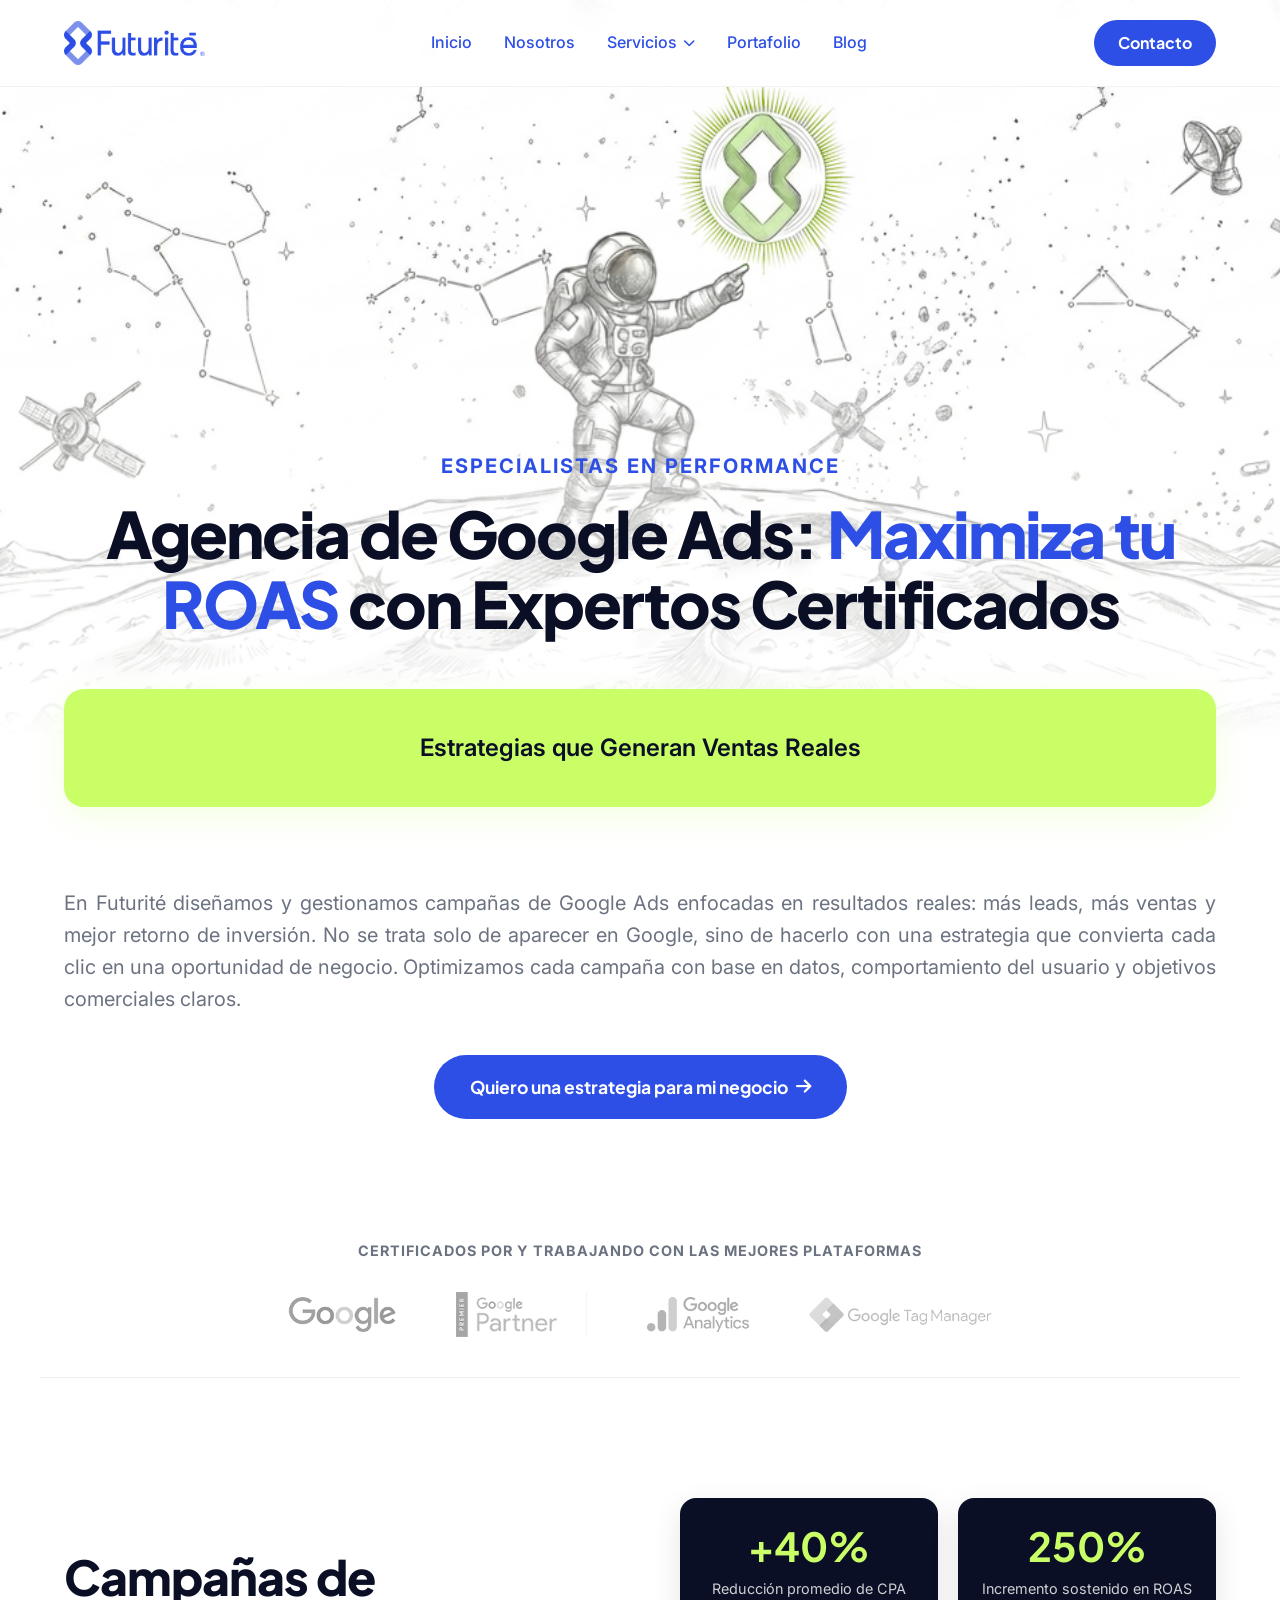
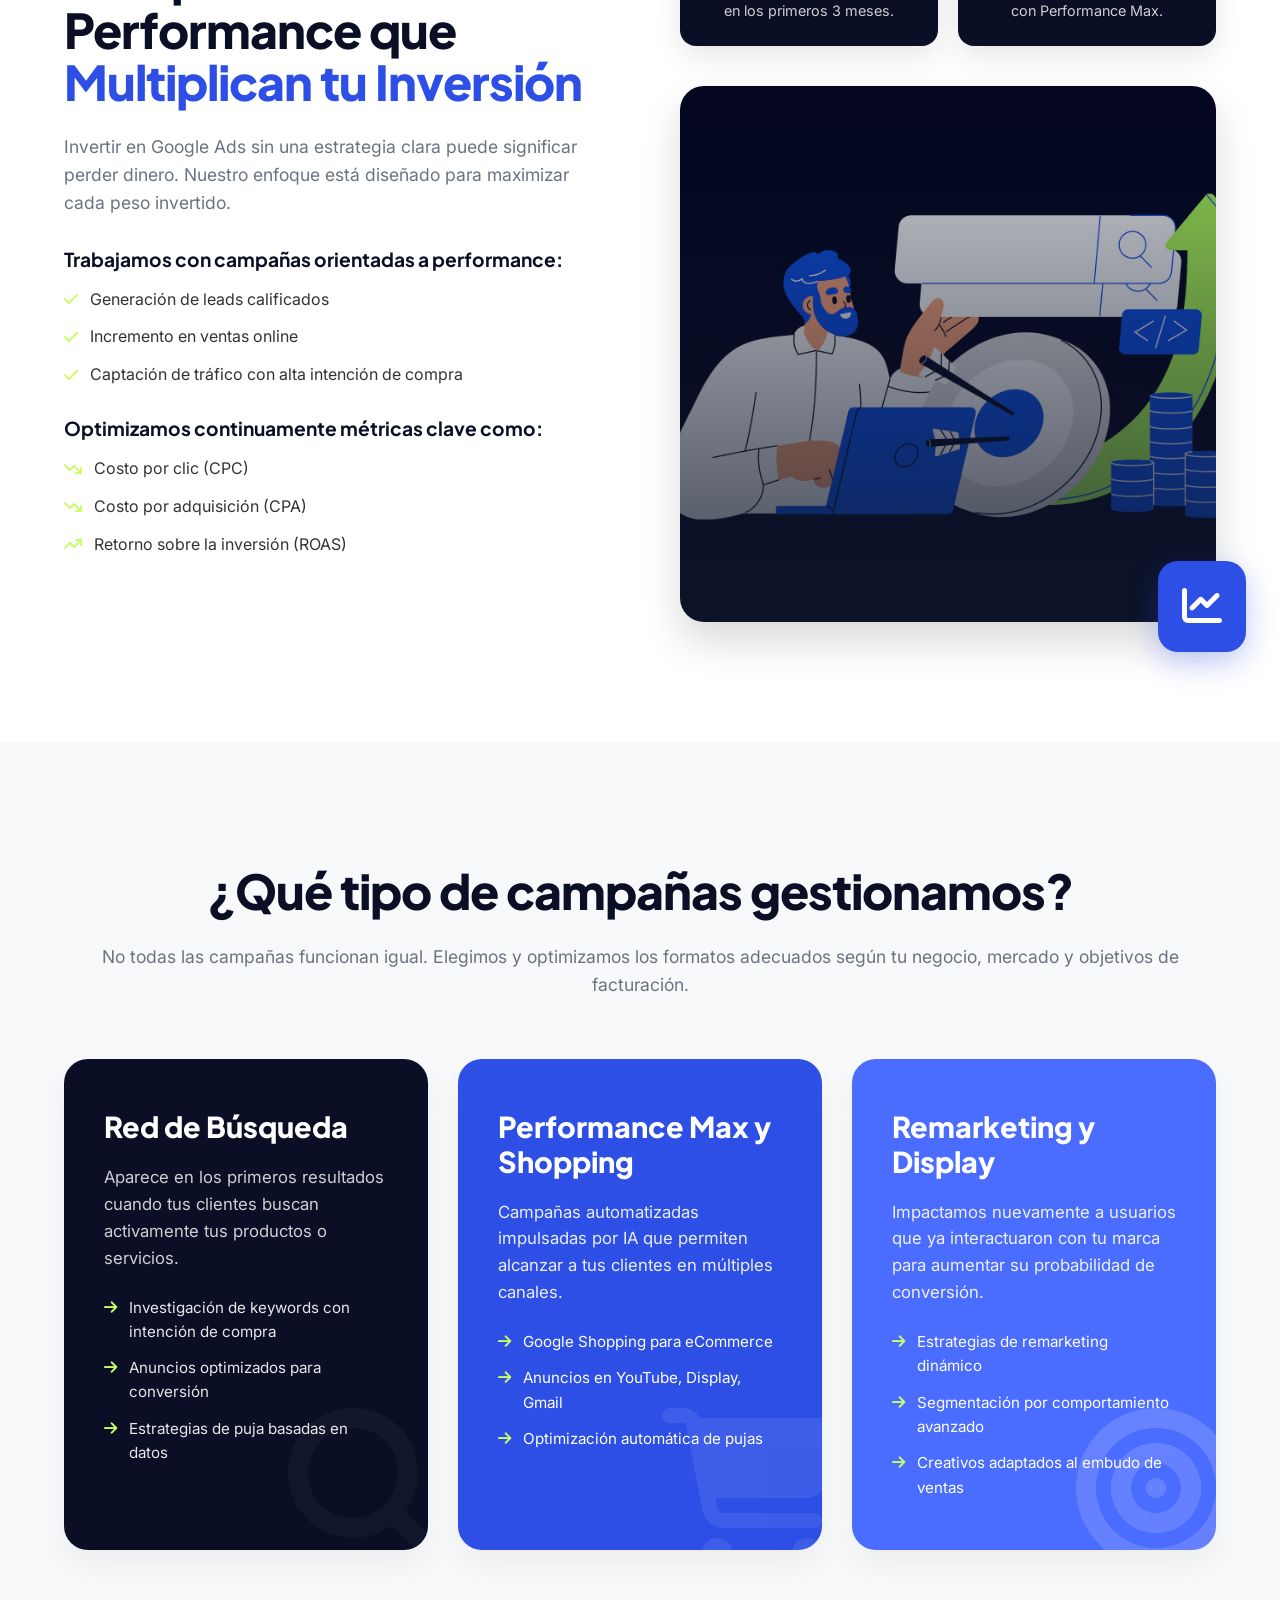
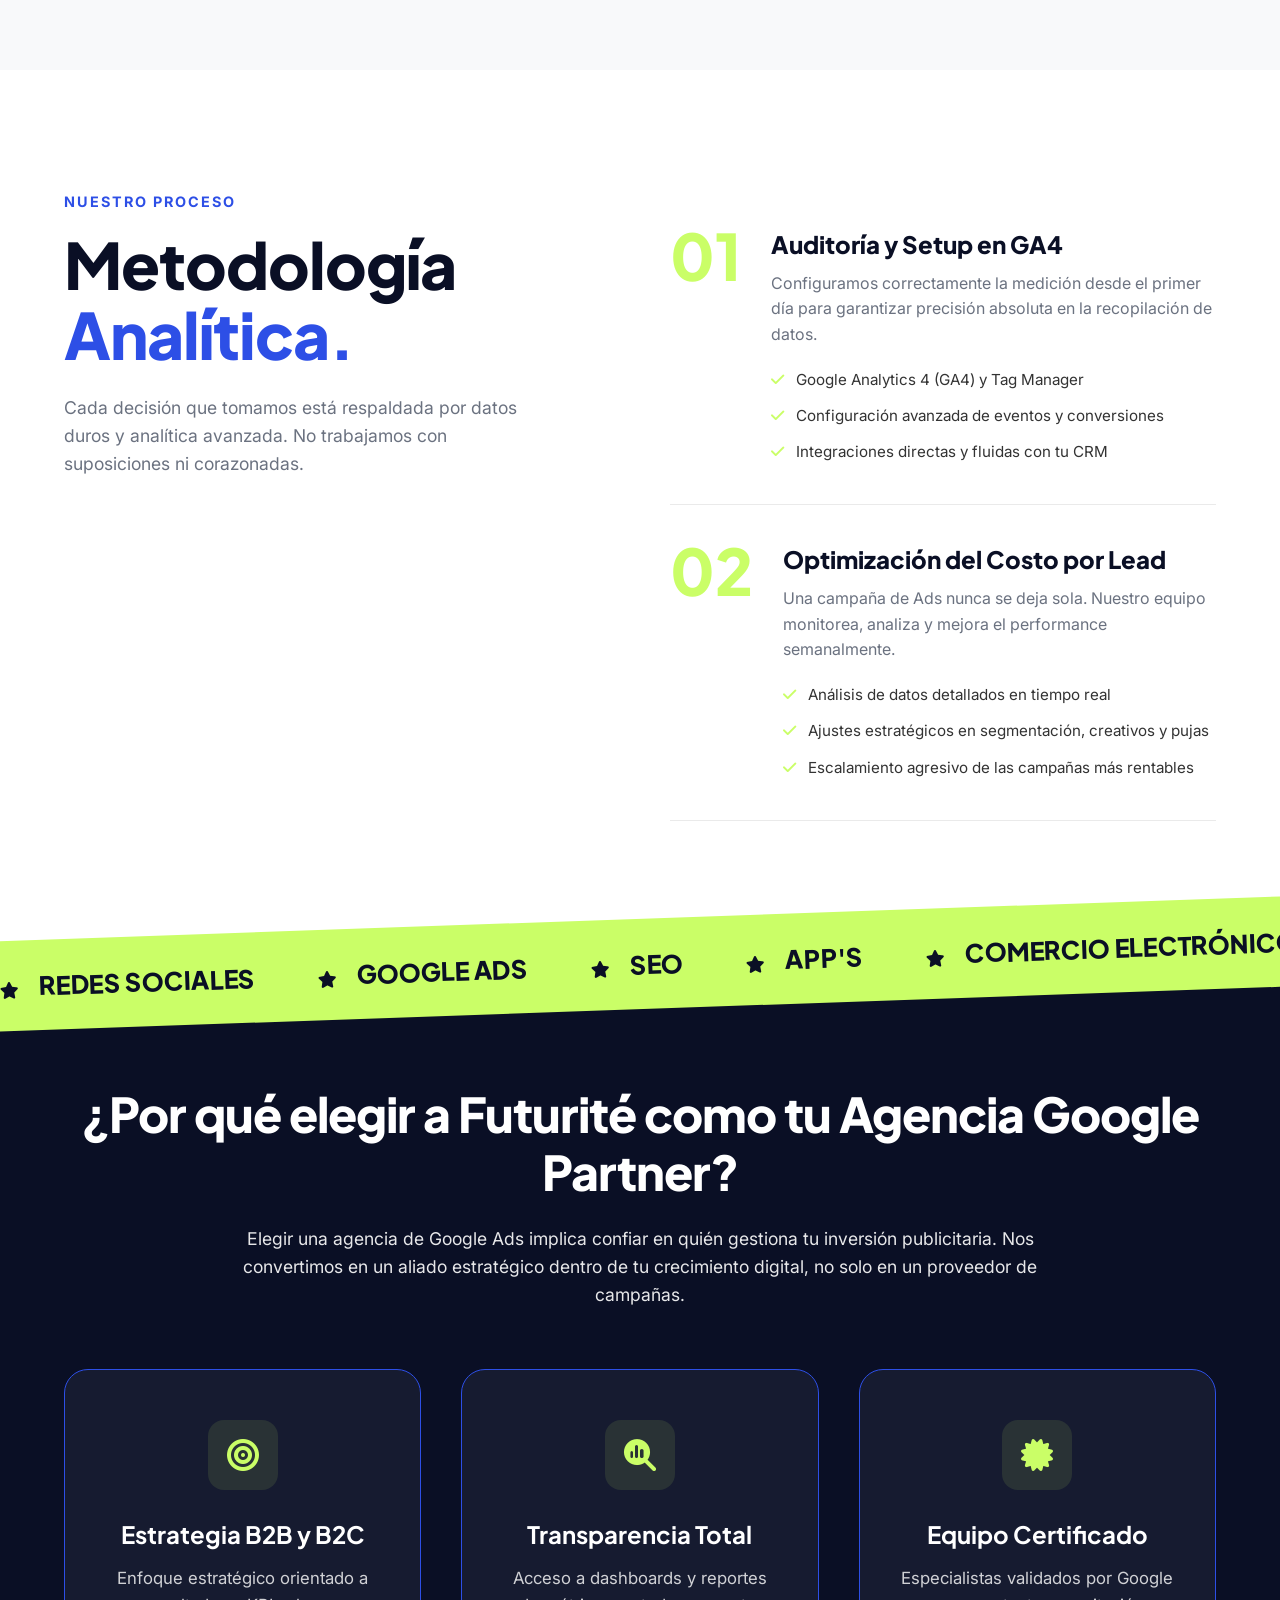
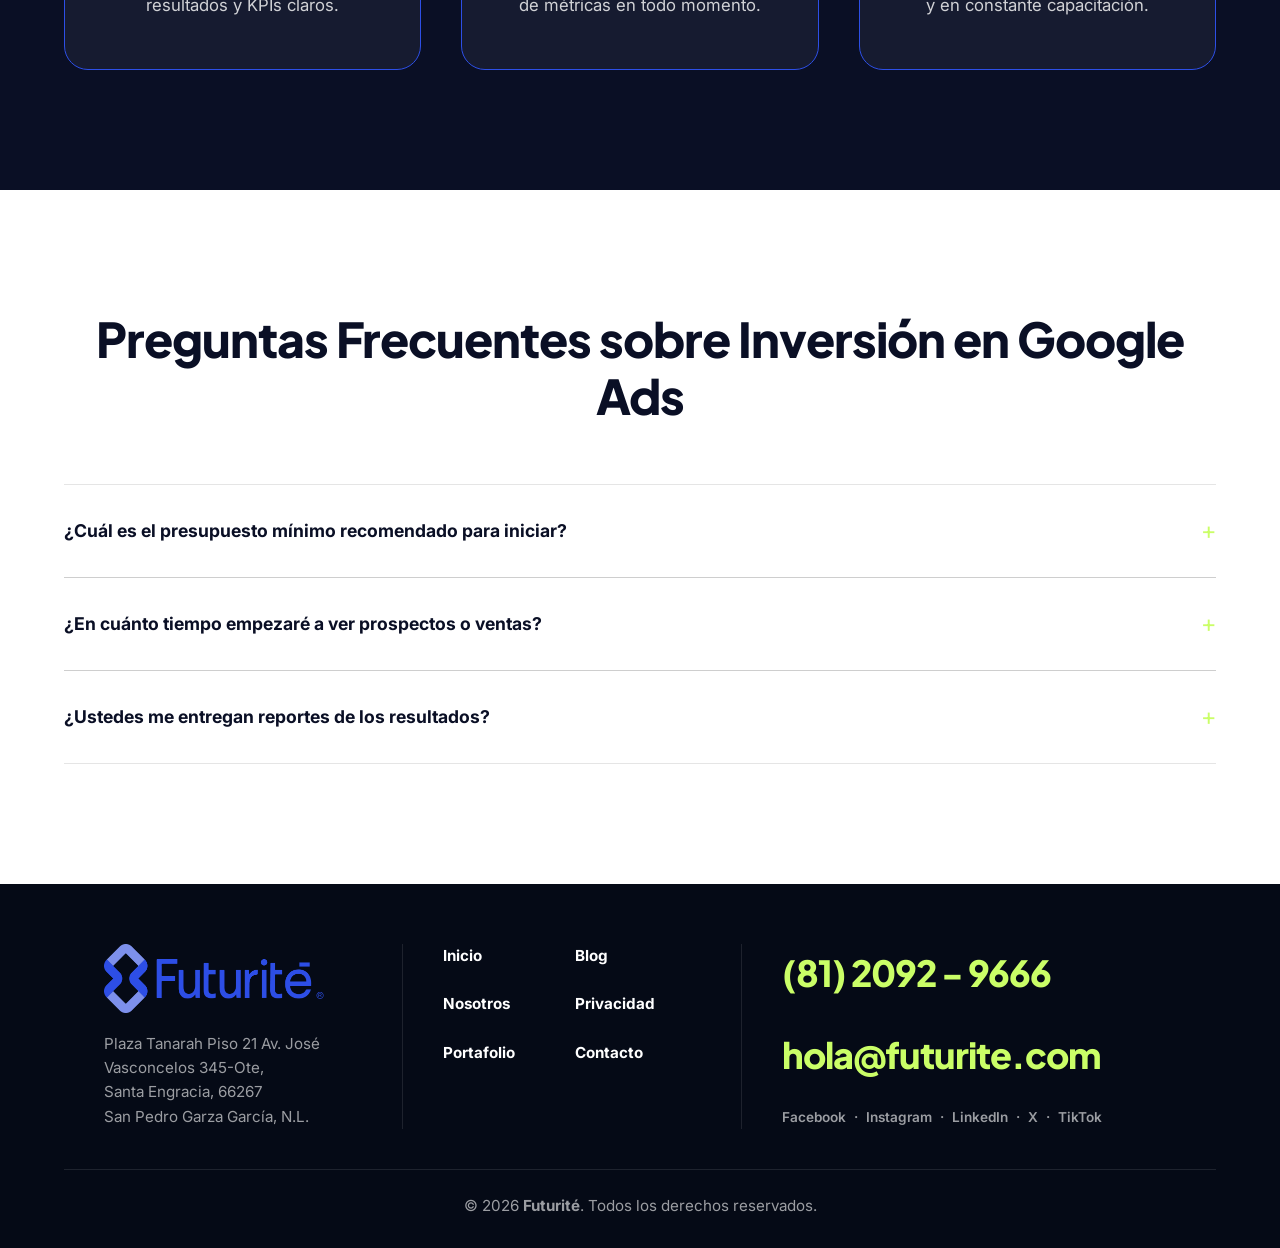
<file: agencia-de-google-ads.html>
<!DOCTYPE html>
<html lang="es">

<head>
    <meta charset="UTF-8">
    <meta name="viewport" content="width=device-width, initial-scale=1.0">
    <title>Agencia de Google Ads en Monterrey | Futurité</title>
    <meta name="description"
        content="Agencia de Google Ads en Monterrey: Maximiza tu ROAS con Expertos Certificados. Generamos más leads, ventas y mejor retorno de inversión.">

    <!-- Schema Markup JSON-LD -->
    <script type="application/ld+json">
    {
      "@context": "https://schema.org",
      "@type": "LocalBusiness",
      "name": "Futurité",
      "image": "https://futurite.com/assets/logo_futurite_ch.png",
      "url": "https://futurite.com",
      "telephone": "8120929666",
      "address": {
        "@type": "PostalAddress",
        "streetAddress": "Plaza Tanarah Piso 21 Av. José Vasconcelos 345-Ote",
        "addressLocality": "San Pedro Garza García",
        "addressRegion": "N.L.",
        "postalCode": "66267",
        "addressCountry": "MX"
      },
      "foundingDate": "2009",
      "founders": [
        {
          "@type": "Person",
          "name": "Equipo Directivo Futurité"
        }
      ],
      "sameAs": [
        "https://www.facebook.com/futurite",
        "https://www.instagram.com/futurite",
        "https://www.linkedin.com/company/futurite"
      ]
    }
    </script>

    <script type="application/ld+json">
    {
      "@context": "https://schema.org",
      "@type": "FAQPage",
      "mainEntity": [{
        "@type": "Question",
        "name": "¿Qué servicios de marketing digital ofrece Futurité?",
        "acceptedAnswer": {
          "@type": "Answer",
          "text": "Ofrecemos una integración completa que incluye Posicionamiento SEO (GEO), campañas de Google Ads, gestión de Redes Sociales, Marketing Médico y Desarrollo de Aplicaciones (TI)."
        }
      },{
        "@type": "Question",
        "name": "¿En qué industrias tienen mayor experiencia?",
        "acceptedAnswer": {
          "@type": "Answer",
          "text": "Tenemos más de 16 años de experiencia trabajando con más de 40 giros de negocio, destacando en Salud (Marketing Médico), Retail, B2B Industrial, Finanzas y Tecnología."
        }
      },{
        "@type": "Question",
        "name": "¿Cómo se diferencia Futurité de otras agencias en Monterrey?",
        "acceptedAnswer": {
          "@type": "Answer",
          "text": "Nuestra principal diferencia es la sinergia nativa entre estrategias de marketing creativas y un departamento de desarrollo tecnológico (TI) propio, lo que nos permite escalar negocios apoyados en Inteligencia Artificial y datos exactos."
        }
      }]
    }
    </script>

    <link rel="preconnect" href="https://fonts.googleapis.com">
    <link rel="preconnect" href="https://fonts.gstatic.com" crossorigin>
    <link
        href="https://fonts.googleapis.com/css2?family=Inter:wght@400;500;600&family=Plus+Jakarta+Sans:wght@500;600;700;800&display=swap"
        rel="stylesheet">
    <link rel="stylesheet" href="https://cdnjs.cloudflare.com/ajax/libs/font-awesome/6.4.0/css/all.min.css">
    <link rel="stylesheet" href="style.css">
    <link rel="icon" type="image/png" href="./assets/favicon.png">
</head>

<body style="background: url('./assets/bg_nosotros.jpg') center -70px/cover fixed no-repeat;">

    <!-- Header Navigation (Minimal) -->
    <header class="navbar" style="background: rgba(255, 255, 255, 0.95);">
        <div class="container nav-container">
            <div class="logo">
                <a href="index.html">
                    <img src="./assets/logo_futurite_ch.png" alt="Futurité" class="nav-logo-img">
                </a>
            </div>
            <nav class="nav-links">
                <a href="index.html#home">Inicio</a>
                <a href="nosotros.html">Nosotros</a>
                <div class="nav-dropdown">
                    <a href="index.html#servicios" class="dropdown-toggle"
                        style="display:flex; align-items:center; gap:6px;">Servicios <i class="fa-solid fa-chevron-down"
                            style="font-size: 0.75rem;"></i></a>
                    <ul class="dropdown-menu">
                        <li><a href="agencia-de-redes-sociales.html">Redes Sociales</a></li>
                        <li><a href="agencia-de-google-ads.html">Google Ads</a></li>
                        <li><a href="agencia-seo.html">SEO</a></li>
                        <li><a href="desarrollo-aplicaciones-moviles.html">APP'S</a></li>
                        <li><a href="comercio-electronico.html">Comercio Electrónico</a></li>
                        <li><a href="marketing-medico.html">Marketing médico</a></li>
                    </ul>
                </div>
                <a href="portafolio.html">Portafolio</a>
                <a href="https://futurite.com/blog-marketing-digital/" target="_blank"
                    rel="noopener noreferrer">Blog</a>
                <!-- Mobile ONLY Button -->
                <a href="contacto.html" class="btn btn-primary nav-btn-mobile">Contacto</a>
            </nav>
            <a href="contacto.html" class="btn btn-primary nav-btn">Contacto</a>
            <!-- Hamburger Toggle -->
            <button class="mobile-menu-btn" aria-label="Abrir Menú"><i class="fa-solid fa-bars"></i></button>
        </div>
    </header>

    <!-- H1 Header Section -->
    <section class="nosotros-header"
        style="position: relative; padding: 450px 0 100px; text-align: center; background: linear-gradient(to bottom, rgba(255, 255, 255, 0) 0%, rgba(255, 255, 255, 1) 100%); color: var(--clr-base); overflow: hidden;">
        <div class="container" style="position: relative; z-index: 2;">
            <span
                style="display: block; font-size: 1.25rem; color: var(--clr-primary); font-weight: 700; letter-spacing: 2px; text-transform: uppercase; margin-bottom: 16px;">Especialistas
                en Performance</span>
            <h1
                style="font-size: clamp(3rem, 5vw, 4rem); font-family: var(--font-heading); font-weight: 800; letter-spacing: -2px; margin-bottom: 0; line-height: 1.1; color: var(--clr-contrast);">
                Agencia de Google Ads: <span style="color: var(--clr-primary);">Maximiza tu ROAS</span> con Expertos
                Certificados</h1>
        </div>
    </section>

    <!-- Main Content Wrapper (White Background) -->
    <main
        style="background-color: var(--clr-base); border-radius: 0; padding: 60px 0 0; position: relative; z-index: 10;">

        <!-- Green Banner Container -->
        <div class="container" style="margin-top: -110px; margin-bottom: 80px; position: relative; z-index: 10;">
            <div
                style="background-color: var(--clr-accent); color: var(--clr-contrast); padding: 40px; border-radius: 20px; text-align: center; box-shadow: 0 10px 30px rgba(202, 254, 103, 0.2);">
                <p style="font-size: 1.5rem; font-weight: 600; margin: 0;">Estrategias que Generan Ventas Reales</p>
            </div>
        </div>

        <!-- Intro Section -->
        <section class="container" style="margin-top: 40px; margin-bottom: 80px; text-align: center;">
            <p
                style="font-size: 1.25rem; color: var(--clr-muted); line-height: 1.6; margin: 0 auto 40px; text-align: justify;">
                En Futurité diseñamos y gestionamos campañas de Google Ads enfocadas en resultados reales: más
                leads, más ventas y mejor retorno de inversión. No se trata solo de aparecer en Google, sino de
                hacerlo con una estrategia que convierta cada clic en una oportunidad de negocio. Optimizamos cada
                campaña con base en datos, comportamiento del usuario y objetivos comerciales claros.
            </p>
            <a href="#contacto" class="btn btn-primary" style="padding: 18px 36px; font-size: 1.1rem;">
                Quiero una estrategia para mi negocio <i class="fa-solid fa-arrow-right" style="margin-left: 8px;"></i>
            </a>
            </div>
        </section>

        <!-- Trust Badges (Logos) -->
        <section style="padding-top: 40px;">
            <div class="container" style="padding-bottom: 40px; border-bottom: 1px solid #f0f0f0;">
                <p
                    style="text-align: center; font-size: 0.9rem; font-weight: 700; color: var(--clr-muted); margin-bottom: 30px; letter-spacing: 1px; text-transform: uppercase;">
                    Certificados por y trabajando con las mejores plataformas</p>
                <div
                    style="display: flex; justify-content: center; align-items: center; gap: 60px; flex-wrap: wrap; opacity: 0.6; filter: grayscale(100%); transition: var(--transition-fast);">
                    <img src="./assets/google_logo.png" alt="Google" style="height: 35px; object-fit: contain;">
                    <img src="./assets/google_partner.png" alt="Google Partner Premier"
                        style="height: 45px; object-fit: contain;">
                    <img src="./assets/google_analytics.png" alt="Google Analytics 4"
                        style="height: 35px; object-fit: contain;">
                    <img src="./assets/google_tagmanager.png" alt="Google Tag Manager"
                        style="height: 35px; object-fit: contain;">
                </div>
            </div>
        </section>

        <!-- Campañas de Performance -->
        <section style="padding: 120px 0;">
            <div class="container">
                <div style="display: grid; grid-template-columns: 1fr 1fr; gap: 80px; align-items: center;">
                    <div>
                        <h2
                            style="font-family: var(--font-heading); font-weight: 800; color: var(--clr-contrast); margin-bottom: 24px; line-height: 1.1;">
                            Campañas de Performance que <span style="color: var(--clr-primary);">Multiplican tu
                                Inversión</span></h2>
                        <p style="font-size: 1.1rem; color: var(--clr-muted); margin-bottom: 30px; line-height: 1.6;">
                            Invertir en Google Ads sin una estrategia clara puede significar perder dinero. Nuestro
                            enfoque está diseñado para maximizar cada peso invertido.</p>

                        <h4
                            style="font-size: 1.2rem; font-weight: 700; color: var(--clr-contrast); margin-bottom: 16px;">
                            Trabajamos con campañas orientadas a performance:</h4>
                        <ul style="list-style: none; padding: 0; margin-bottom: 30px; color: var(--clr-text);">
                            <li style="margin-bottom: 12px; display: flex; align-items: center; gap: 12px;"><i
                                    class="fa-solid fa-check" style="color: var(--clr-accent);"></i><span>Generación de
                                    leads calificados</span></li>
                            <li style="margin-bottom: 12px; display: flex; align-items: center; gap: 12px;"><i
                                    class="fa-solid fa-check" style="color: var(--clr-accent);"></i><span>Incremento en
                                    ventas online</span></li>
                            <li style="margin-bottom: 12px; display: flex; align-items: center; gap: 12px;"><i
                                    class="fa-solid fa-check" style="color: var(--clr-accent);"></i><span>Captación de
                                    tráfico con alta intención de compra</span></li>
                        </ul>

                        <h4
                            style="font-size: 1.2rem; font-weight: 700; color: var(--clr-contrast); margin-bottom: 16px;">
                            Optimizamos continuamente métricas clave como:</h4>
                        <ul style="list-style: none; padding: 0; margin-bottom: 0; color: var(--clr-text);">
                            <li style="margin-bottom: 12px; display: flex; align-items: center; gap: 12px;"><i
                                    class="fa-solid fa-arrow-trend-down"
                                    style="color: var(--clr-accent);"></i><span>Costo por clic (CPC)</span></li>
                            <li style="margin-bottom: 12px; display: flex; align-items: center; gap: 12px;"><i
                                    class="fa-solid fa-arrow-trend-down"
                                    style="color: var(--clr-accent);"></i><span>Costo por adquisición (CPA)</span></li>
                            <li style="margin-bottom: 12px; display: flex; align-items: center; gap: 12px;"><i
                                    class="fa-solid fa-arrow-trend-up"
                                    style="color: var(--clr-accent);"></i><span>Retorno sobre la inversión (ROAS)</span>
                            </li>
                        </ul>
                    </div>
                    <div style="display: flex; flex-direction: column; gap: 40px;">
                        <div style="display: flex; gap: 20px; flex-wrap: wrap;">
                            <div
                                style="flex: 1; min-width: 150px; background: var(--clr-contrast); padding: 24px; border-radius: 16px; text-align: center; box-shadow: 0 10px 30px rgba(0,0,0,0.1);">
                                <h3
                                    style="font-size: 2.5rem; color: var(--clr-accent); font-family: var(--font-heading); margin-bottom: 8px;">
                                    +40%</h3>
                                <p style="font-size: 0.9rem; color: #fff; opacity: 0.8; line-height: 1.5; margin: 0;">
                                    Reducción promedio de CPA en los primeros 3 meses.</p>
                            </div>
                            <div
                                style="flex: 1; min-width: 150px; background: var(--clr-contrast); padding: 24px; border-radius: 16px; text-align: center; box-shadow: 0 10px 30px rgba(0,0,0,0.1);">
                                <h3
                                    style="font-size: 2.5rem; color: var(--clr-accent); font-family: var(--font-heading); margin-bottom: 8px;">
                                    250%</h3>
                                <p style="font-size: 0.9rem; color: #fff; opacity: 0.8; line-height: 1.5; margin: 0;">
                                    Incremento sostenido en ROAS con Performance Max.</p>
                            </div>
                        </div>
                        <div style="position: relative;">
                            <div
                                style="width: 100%; aspect-ratio: 1/1; background: linear-gradient(rgba(15, 23, 42, 0.2), rgba(15, 23, 42, 0.8)), url('./assets/hombre_codigo.jpg') center/cover no-repeat; border-radius: 24px; box-shadow: 0 20px 40px rgba(0,0,0,0.15);">
                            </div>
                            <div
                                style="position: absolute; bottom: -30px; right: -30px; background: var(--clr-primary); color: #fff; padding: 24px; border-radius: 20px; box-shadow: 0 10px 30px rgba(45, 79, 230, 0.3);">
                                <i class="fa-solid fa-chart-line" style="font-size: 2.5rem;"></i>
                            </div>
                        </div>
                    </div>
                </div>
            </div>
        </section>

        <!-- ¿Qué tipo de campañas gestionamos? -->
        <section style="padding: 120px 0; background-color: #F8F9FA;">
            <div class="container">
                <!-- Header centered -->
                <div style="text-align: center; max-width: 1100px; margin: 0 auto 60px;">
                    <h2
                        style="font-family: var(--font-heading); font-weight: 800; color: var(--clr-contrast); margin-bottom: 24px; line-height: 1.2; letter-spacing: -1px;">
                        ¿Qué tipo de campañas gestionamos?</h2>
                    <p style="font-size: 1.1rem; color: var(--clr-muted); line-height: 1.6;">No todas
                        las campañas funcionan igual. Elegimos y optimizamos los formatos adecuados según tu negocio,
                        mercado y objetivos de facturación.</p>
                </div>

                <!-- 3 Cards Grid (Misión/Visión style) -->
                <div style="display: grid; grid-template-columns: repeat(auto-fit, minmax(300px, 1fr)); gap: 30px;">

                    <!-- Card 1 -->
                    <div
                        style="background: var(--clr-contrast); padding: 50px 40px; position: relative; overflow: hidden; color: #fff; border-radius: 24px; box-shadow: 0 15px 30px rgba(0,0,0,0.05);">
                        <!-- Watermark Icon -->
                        <div
                            style="position: absolute; bottom: -20px; right: -20px; font-size: 10rem; color: #fff; opacity: 0.03; pointer-events: none; line-height: 1;">
                            <i class="fa-solid fa-magnifying-glass"></i>
                        </div>

                        <h3
                            style="font-size: 1.8rem; font-family: var(--font-heading); margin-bottom: 20px; font-weight: 800; position: relative; z-index: 1; color: #fff;">
                            Red de Búsqueda</h3>

                        <p
                            style="opacity: 0.8; font-size: 1.05rem; line-height: 1.6; margin-bottom: 24px; position: relative; z-index: 1;">
                            Aparece en los primeros resultados cuando tus clientes buscan activamente tus productos o
                            servicios.</p>

                        <ul
                            style="list-style: none; padding: 0; margin: 0; font-size: 0.95rem; position: relative; z-index: 1;">
                            <li style="margin-bottom: 12px; display: flex; align-items: flex-start; gap: 12px;">
                                <i class="fa-solid fa-arrow-right"
                                    style="color: var(--clr-accent); margin-top: 4px;"></i>
                                <span style="opacity: 0.9;">Investigación de keywords con intención de compra</span>
                            </li>
                            <li style="margin-bottom: 12px; display: flex; align-items: flex-start; gap: 12px;">
                                <i class="fa-solid fa-arrow-right"
                                    style="color: var(--clr-accent); margin-top: 4px;"></i>
                                <span style="opacity: 0.9;">Anuncios optimizados para conversión</span>
                            </li>
                            <li style="display: flex; align-items: flex-start; gap: 12px;">
                                <i class="fa-solid fa-arrow-right"
                                    style="color: var(--clr-accent); margin-top: 4px;"></i>
                                <span style="opacity: 0.9;">Estrategias de puja basadas en datos</span>
                            </li>
                        </ul>
                    </div>

                    <!-- Card 2 -->
                    <div
                        style="background: var(--clr-primary); padding: 50px 40px; position: relative; overflow: hidden; color: #fff; border-radius: 24px; box-shadow: 0 15px 30px rgba(0,0,0,0.05);">
                        <!-- Watermark Icon -->
                        <div
                            style="position: absolute; bottom: -20px; right: -20px; font-size: 10rem; color: #fff; opacity: 0.08; pointer-events: none; line-height: 1;">
                            <i class="fa-solid fa-cart-shopping"></i>
                        </div>

                        <h3
                            style="font-size: 1.8rem; font-family: var(--font-heading); margin-bottom: 20px; font-weight: 800; position: relative; z-index: 1; color: #fff;">
                            Performance Max y Shopping</h3>

                        <p
                            style="opacity: 0.9; font-size: 1.05rem; line-height: 1.6; margin-bottom: 24px; position: relative; z-index: 1;">
                            Campañas automatizadas impulsadas por IA que permiten alcanzar a tus clientes en múltiples
                            canales.</p>

                        <ul
                            style="list-style: none; padding: 0; margin: 0; font-size: 0.95rem; position: relative; z-index: 1;">
                            <li style="margin-bottom: 12px; display: flex; align-items: flex-start; gap: 12px;">
                                <i class="fa-solid fa-arrow-right"
                                    style="color: var(--clr-accent); margin-top: 4px;"></i>
                                <span>Google Shopping para eCommerce</span>
                            </li>
                            <li style="margin-bottom: 12px; display: flex; align-items: flex-start; gap: 12px;">
                                <i class="fa-solid fa-arrow-right"
                                    style="color: var(--clr-accent); margin-top: 4px;"></i>
                                <span>Anuncios en YouTube, Display, Gmail</span>
                            </li>
                            <li style="display: flex; align-items: flex-start; gap: 12px;">
                                <i class="fa-solid fa-arrow-right"
                                    style="color: var(--clr-accent); margin-top: 4px;"></i>
                                <span>Optimización automática de pujas</span>
                            </li>
                        </ul>
                    </div>

                    <!-- Card 3 -->
                    <div
                        style="background: #4A6CFF; padding: 50px 40px; position: relative; overflow: hidden; color: #fff; border-radius: 24px; box-shadow: 0 15px 30px rgba(0,0,0,0.05);">
                        <!-- Watermark Icon -->
                        <div
                            style="position: absolute; bottom: -20px; right: -20px; font-size: 10rem; color: #fff; opacity: 0.15; pointer-events: none; line-height: 1;">
                            <i class="fa-solid fa-bullseye"></i>
                        </div>

                        <h3
                            style="font-size: 1.8rem; font-family: var(--font-heading); margin-bottom: 20px; font-weight: 800; position: relative; z-index: 1; color: #fff;">
                            Remarketing y Display</h3>

                        <p
                            style="opacity: 0.9; font-size: 1.05rem; line-height: 1.6; margin-bottom: 24px; position: relative; z-index: 1;">
                            Impactamos nuevamente a usuarios que ya interactuaron con tu marca para aumentar su
                            probabilidad de conversión.</p>

                        <ul
                            style="list-style: none; padding: 0; margin: 0; font-size: 0.95rem; position: relative; z-index: 1;">
                            <li style="margin-bottom: 12px; display: flex; align-items: flex-start; gap: 12px;">
                                <i class="fa-solid fa-arrow-right"
                                    style="color: var(--clr-accent); margin-top: 4px;"></i>
                                <span>Estrategias de remarketing dinámico</span>
                            </li>
                            <li style="margin-bottom: 12px; display: flex; align-items: flex-start; gap: 12px;">
                                <i class="fa-solid fa-arrow-right"
                                    style="color: var(--clr-accent); margin-top: 4px;"></i>
                                <span>Segmentación por comportamiento avanzado</span>
                            </li>
                            <li style="display: flex; align-items: flex-start; gap: 12px;">
                                <i class="fa-solid fa-arrow-right"
                                    style="color: var(--clr-accent); margin-top: 4px;"></i>
                                <span>Creativos adaptados al embudo de ventas</span>
                            </li>
                        </ul>
                    </div>

                </div>
            </div>
        </section>

        <!-- Nuestra Metodología Analítica (Cards layout) -->
        <section style="background: var(--clr-base); padding: 120px 0;">
            <div class="container"
                style="display: grid; grid-template-columns: repeat(auto-fit, minmax(400px, 1fr)); gap: 60px; align-items: start;">
                <!-- Left Column -->
                <div style="position: sticky; top: 120px;">
                    <span
                        style="color: var(--clr-primary); font-size: 0.9rem; font-weight: 700; letter-spacing: 2px; text-transform: uppercase; display: block; margin-bottom: 16px;">Nuestro
                        Proceso</span>
                    <h2
                        style="font-size: clamp(3rem, 5vw, 4.5rem); font-weight: 800; font-family: var(--font-heading); line-height: 1.1; color: var(--clr-contrast); margin-bottom: 24px; letter-spacing: -1px;">
                        Metodología<br><span style="color: var(--clr-primary);">Analítica.</span>
                    </h2>
                    <p style="color: var(--clr-muted); font-size: 1.1rem; line-height: 1.6; max-width: 90%;">Cada
                        decisión que tomamos está respaldada por datos duros y analítica avanzada. No trabajamos con
                        suposiciones ni corazonadas.</p>
                </div>

                <!-- Right Column -->
                <div>
                    <!-- Step 1 -->
                    <div
                        style="display: flex; gap: 30px; padding: 40px 0; border-bottom: 1px solid #eaeaea;">
                        <div
                            style="font-size: clamp(3.5rem, 5vw, 5.5rem); font-weight: 800; color: var(--clr-accent); line-height: 0.8; font-family: var(--font-heading);">
                            01</div>
                        <div>
                            <h4
                                style="font-size: 1.5rem; margin-bottom: 12px; color: var(--clr-contrast); font-family: var(--font-heading); font-weight: 800; line-height: 1.2;">
                                Auditoría y Setup en GA4</h4>
                            <p style="color: var(--clr-muted); font-size: 1rem; line-height: 1.6; margin-bottom: 20px;">
                                Configuramos correctamente la medición desde el primer día para garantizar precisión
                                absoluta en la recopilación de datos.</p>
                            <ul
                                style="font-size: 0.95rem; color: var(--clr-text); padding-left: 0; list-style: none; margin: 0;">
                                <li style="margin-bottom: 12px; display: flex; align-items: flex-start; gap: 12px;"><i
                                        class="fa-solid fa-check"
                                        style="color: var(--clr-accent); margin-top: 4px;"></i> <span>Google Analytics 4
                                        (GA4) y Tag Manager</span></li>
                                <li style="margin-bottom: 12px; display: flex; align-items: flex-start; gap: 12px;"><i
                                        class="fa-solid fa-check"
                                        style="color: var(--clr-accent); margin-top: 4px;"></i> <span>Configuración
                                        avanzada de eventos y conversiones</span></li>
                                <li style="display: flex; align-items: flex-start; gap: 12px;"><i
                                        class="fa-solid fa-check"
                                        style="color: var(--clr-accent); margin-top: 4px;"></i> <span>Integraciones
                                        directas y fluidas con tu CRM</span></li>
                            </ul>
                        </div>
                    </div>

                    <!-- Step 2 -->
                    <div style="display: flex; gap: 30px; padding: 40px 0; border-bottom: 1px solid #eaeaea;">
                        <div
                            style="font-size: clamp(3.5rem, 5vw, 5.5rem); font-weight: 800; color: var(--clr-accent); line-height: 0.8; font-family: var(--font-heading);">
                            02</div>
                        <div>
                            <h4
                                style="font-size: 1.5rem; margin-bottom: 12px; color: var(--clr-contrast); font-family: var(--font-heading); font-weight: 800; line-height: 1.2;">
                                Optimización del Costo por Lead</h4>
                            <p style="color: var(--clr-muted); font-size: 1rem; line-height: 1.6; margin-bottom: 20px;">
                                Una campaña de Ads nunca se deja sola. Nuestro equipo monitorea, analiza y mejora el
                                performance semanalmente.</p>
                            <ul
                                style="font-size: 0.95rem; color: var(--clr-text); padding-left: 0; list-style: none; margin: 0;">
                                <li style="margin-bottom: 12px; display: flex; align-items: flex-start; gap: 12px;"><i
                                        class="fa-solid fa-check"
                                        style="color: var(--clr-accent); margin-top: 4px;"></i> <span>Análisis de datos
                                        detallados en tiempo real</span></li>
                                <li style="margin-bottom: 12px; display: flex; align-items: flex-start; gap: 12px;"><i
                                        class="fa-solid fa-check"
                                        style="color: var(--clr-accent); margin-top: 4px;"></i> <span>Ajustes
                                        estratégicos en segmentación, creativos y pujas</span></li>
                                <li style="display: flex; align-items: flex-start; gap: 12px;"><i
                                        class="fa-solid fa-check"
                                        style="color: var(--clr-accent); margin-top: 4px;"></i> <span>Escalamiento
                                        agresivo de las campañas más rentables</span></li>
                            </ul>
                        </div>
                    </div>
                </div>
            </div>
        </section>

        <!-- Cinta Animada de Servicios (Marquee) -->
        <div
            style="overflow: hidden; width: 100%; max-width: 100vw; padding: 40px 0; margin-top: -60px; margin-bottom: -82px; position: relative; z-index: 20; box-sizing: border-box;">
            <div
                style="background: var(--clr-accent); color: var(--clr-contrast); padding: 24px 0; white-space: nowrap; transform: rotate(-2deg) scale(1.05); width: 100%; position: relative; z-index: 10;">
                <div style="display: flex; width: max-content; animation: serviceMarquee 35s linear infinite;">
                    <div style="display: flex; gap: 60px; padding: 0 30px; align-items: center;">
                        <a href="agencia-de-redes-sociales.html"
                            style="font-size: 1.5rem; font-weight: 800; text-transform: uppercase; font-family: var(--font-heading); text-decoration: none; color: inherit; transition: opacity 0.3s;"
                            onmouseover="this.style.opacity='0.7'" onmouseout="this.style.opacity='1'"><i
                                class="fa-solid fa-star" style="font-size: 1rem; margin-right: 15px;"></i> Redes
                            Sociales</a>
                        <a href="agencia-de-google-ads.html"
                            style="font-size: 1.5rem; font-weight: 800; text-transform: uppercase; font-family: var(--font-heading); text-decoration: none; color: inherit; transition: opacity 0.3s;"
                            onmouseover="this.style.opacity='0.7'" onmouseout="this.style.opacity='1'"><i
                                class="fa-solid fa-star" style="font-size: 1rem; margin-right: 15px;"></i> Google
                            Ads</a>
                        <a href="agencia-seo.html"
                            style="font-size: 1.5rem; font-weight: 800; text-transform: uppercase; font-family: var(--font-heading); text-decoration: none; color: inherit; transition: opacity 0.3s;"
                            onmouseover="this.style.opacity='0.7'" onmouseout="this.style.opacity='1'"><i
                                class="fa-solid fa-star" style="font-size: 1rem; margin-right: 15px;"></i> SEO</a>
                        <a href="desarrollo-aplicaciones-moviles.html"
                            style="font-size: 1.5rem; font-weight: 800; text-transform: uppercase; font-family: var(--font-heading); text-decoration: none; color: inherit; transition: opacity 0.3s;"
                            onmouseover="this.style.opacity='0.7'" onmouseout="this.style.opacity='1'"><i
                                class="fa-solid fa-star" style="font-size: 1rem; margin-right: 15px;"></i> APP'S</a>
                        <a href="comercio-electronico.html"
                            style="font-size: 1.5rem; font-weight: 800; text-transform: uppercase; font-family: var(--font-heading); text-decoration: none; color: inherit; transition: opacity 0.3s;"
                            onmouseover="this.style.opacity='0.7'" onmouseout="this.style.opacity='1'"><i
                                class="fa-solid fa-star" style="font-size: 1rem; margin-right: 15px;"></i> Comercio
                            Electrónico</a>
                        <a href="marketing-medico.html"
                            style="font-size: 1.5rem; font-weight: 800; text-transform: uppercase; font-family: var(--font-heading); text-decoration: none; color: inherit; transition: opacity 0.3s;"
                            onmouseover="this.style.opacity='0.7'" onmouseout="this.style.opacity='1'"><i
                                class="fa-solid fa-star" style="font-size: 1rem; margin-right: 15px;"></i> Marketing
                            Médico</a>
                    </div>
                    <div style="display: flex; gap: 60px; padding: 0 30px; align-items: center;">
                        <a href="agencia-de-redes-sociales.html"
                            style="font-size: 1.5rem; font-weight: 800; text-transform: uppercase; font-family: var(--font-heading); text-decoration: none; color: inherit; transition: opacity 0.3s;"
                            onmouseover="this.style.opacity='0.7'" onmouseout="this.style.opacity='1'"><i
                                class="fa-solid fa-star" style="font-size: 1rem; margin-right: 15px;"></i> Redes
                            Sociales</a>
                        <a href="agencia-de-google-ads.html"
                            style="font-size: 1.5rem; font-weight: 800; text-transform: uppercase; font-family: var(--font-heading); text-decoration: none; color: inherit; transition: opacity 0.3s;"
                            onmouseover="this.style.opacity='0.7'" onmouseout="this.style.opacity='1'"><i
                                class="fa-solid fa-star" style="font-size: 1rem; margin-right: 15px;"></i> Google
                            Ads</a>
                        <a href="agencia-seo.html"
                            style="font-size: 1.5rem; font-weight: 800; text-transform: uppercase; font-family: var(--font-heading); text-decoration: none; color: inherit; transition: opacity 0.3s;"
                            onmouseover="this.style.opacity='0.7'" onmouseout="this.style.opacity='1'"><i
                                class="fa-solid fa-star" style="font-size: 1rem; margin-right: 15px;"></i> SEO</a>
                        <a href="desarrollo-aplicaciones-moviles.html"
                            style="font-size: 1.5rem; font-weight: 800; text-transform: uppercase; font-family: var(--font-heading); text-decoration: none; color: inherit; transition: opacity 0.3s;"
                            onmouseover="this.style.opacity='0.7'" onmouseout="this.style.opacity='1'"><i
                                class="fa-solid fa-star" style="font-size: 1rem; margin-right: 15px;"></i> APP'S</a>
                        <a href="comercio-electronico.html"
                            style="font-size: 1.5rem; font-weight: 800; text-transform: uppercase; font-family: var(--font-heading); text-decoration: none; color: inherit; transition: opacity 0.3s;"
                            onmouseover="this.style.opacity='0.7'" onmouseout="this.style.opacity='1'"><i
                                class="fa-solid fa-star" style="font-size: 1rem; margin-right: 15px;"></i> Comercio
                            Electrónico</a>
                        <a href="marketing-medico.html"
                            style="font-size: 1.5rem; font-weight: 800; text-transform: uppercase; font-family: var(--font-heading); text-decoration: none; color: inherit; transition: opacity 0.3s;"
                            onmouseover="this.style.opacity='0.7'" onmouseout="this.style.opacity='1'"><i
                                class="fa-solid fa-star" style="font-size: 1rem; margin-right: 15px;"></i> Marketing
                            Médico</a>
                    </div>
                </div>
                <style>
                    @keyframes serviceMarquee {
                        from {
                            transform: translateX(0);
                        }

                        to {
                            transform: translateX(-50%);
                        }
                    }
                </style>
            </div>
        </div>

        <!-- ¿Por qué elegir a Futurité? -->
        <section style="background: var(--clr-contrast); padding: 120px 0;">
            <div class="container"
                style="display: flex; flex-direction: column; align-items: center; text-align: center; color: #fff;">
                <h2 style="font-family: var(--font-heading); font-weight: 800; color: #fff; margin-bottom: 24px;">
                    ¿Por qué elegir a Futurité como tu Agencia Google Partner?</h2>
                <p style="font-size: 1.1rem; opacity: 0.9; max-width: 800px; margin-bottom: 60px; line-height: 1.6;">
                    Elegir una agencia de Google Ads implica confiar en quién gestiona tu inversión publicitaria. Nos
                    convertimos en un aliado estratégico dentro de tu crecimiento digital, no solo en un proveedor de
                    campañas.</p>
                <div
                    style="display: grid; grid-template-columns: repeat(auto-fit, minmax(300px, 1fr)); gap: 40px; width: 100%; text-align: center;">
                    <div style="background: rgba(255,255,255,0.05); border: 1px solid var(--clr-primary); padding: 50px 40px; border-radius: 24px; transition: transform var(--transition-fast);"
                        onmouseover="this.style.transform='translateY(-10px)';"
                        onmouseout="this.style.transform='translateY(0)';">
                        <div
                            style="width: 70px; height: 70px; background: rgba(202, 254, 103, 0.1); border-radius: 16px; display: flex; align-items: center; justify-content: center; margin: 0 auto 30px; font-size: 2rem; color: var(--clr-accent);">
                            <i class="fa-solid fa-bullseye"></i>
                        </div>
                        <h4 style="font-size: 1.5rem; margin-bottom: 16px; color: #fff;">Estrategia B2B y B2C</h4>
                        <p style="opacity: 0.8; font-size: 1.05rem; line-height: 1.6; margin: 0;">Enfoque estratégico
                            orientado a resultados y KPIs claros.</p>
                    </div>
                    <div style="background: rgba(255,255,255,0.05); border: 1px solid var(--clr-primary); padding: 50px 40px; border-radius: 24px; transition: transform var(--transition-fast);"
                        onmouseover="this.style.transform='translateY(-10px)';"
                        onmouseout="this.style.transform='translateY(0)';">
                        <div
                            style="width: 70px; height: 70px; background: rgba(202, 254, 103, 0.1); border-radius: 16px; display: flex; align-items: center; justify-content: center; margin: 0 auto 30px; font-size: 2rem; color: var(--clr-accent);">
                            <i class="fa-solid fa-magnifying-glass-chart"></i>
                        </div>
                        <h4 style="font-size: 1.5rem; margin-bottom: 16px; color: #fff;">Transparencia Total</h4>
                        <p style="opacity: 0.8; font-size: 1.05rem; line-height: 1.6; margin: 0;">Acceso a dashboards y
                            reportes de métricas en todo momento.</p>
                    </div>
                    <div style="background: rgba(255,255,255,0.05); border: 1px solid var(--clr-primary); padding: 50px 40px; border-radius: 24px; transition: transform var(--transition-fast);"
                        onmouseover="this.style.transform='translateY(-10px)';"
                        onmouseout="this.style.transform='translateY(0)';">
                        <div
                            style="width: 70px; height: 70px; background: rgba(202, 254, 103, 0.1); border-radius: 16px; display: flex; align-items: center; justify-content: center; margin: 0 auto 30px; font-size: 2rem; color: var(--clr-accent);">
                            <i class="fa-solid fa-certificate"></i>
                        </div>
                        <h4 style="font-size: 1.5rem; margin-bottom: 16px; color: #fff;">Equipo Certificado</h4>
                        <p style="opacity: 0.8; font-size: 1.05rem; line-height: 1.6; margin: 0;">Especialistas
                            validados por Google y en constante capacitación.</p>
                    </div>
                </div>
            </div>
        </section>

        <!-- Preguntas Frecuentes (FAQ) -->
        <section class="faq-section" style="padding: 120px 0; background: var(--clr-base);">
            <div class="container">
                <div style="margin-bottom: 60px; text-align: center;">
                    <h2 style="font-family: var(--font-heading); font-weight: 800; color: var(--clr-contrast);">
                        Preguntas Frecuentes sobre Inversión en Google Ads</h2>
                </div>

                <div class="faq-accordion">
                    <!-- FAQ Item 1 -->
                    <details class="faq-item" name="faq-group-ads">
                        <summary class="faq-question">¿Cuál es el presupuesto mínimo recomendado para iniciar?</summary>
                        <div class="faq-answer">
                            <p>Depende en gran medida de tu industria, competencia y objetivos de ventas. Sin embargo,
                                recomendamos iniciar con una inversión diaria que permita generar datos suficientes
                                (clics e interacciones) para optimizar las campañas de forma efectiva utilizando el
                                aprendizaje automático de Google.</p>
                        </div>
                    </details>

                    <!-- FAQ Item 2 -->
                    <details class="faq-item" name="faq-group-ads">
                        <summary class="faq-question">¿En cuánto tiempo empezaré a ver prospectos o ventas?</summary>
                        <div class="faq-answer">
                            <p>A diferencia del SEO, las campañas de Google Ads pueden generar resultados desde los
                                primeros días de activación. Sin embargo, la optimización real para alcanzar el mejor
                                Costo Por Lead (CPL) ocurre conforme se recopilan datos. Generalmente, los resultados
                                más estables y escalables se observan a partir de la tercera semana.</p>
                        </div>
                    </details>

                    <!-- FAQ Item 3 -->
                    <details class="faq-item" name="faq-group-ads">
                        <summary class="faq-question">¿Ustedes me entregan reportes de los resultados?</summary>
                        <div class="faq-answer">
                            <p>Sí, la transparencia es clave en nuestra metodología. Entregamos reportes periódicos y
                                habilitamos un dashboard en tiempo real (Looker Studio) con métricas críticas como
                                conversiones generadas, costo por lead (CPA), inversión consumida, y rendimiento general
                                de las campañas y grupos de anuncios.</p>
                        </div>
                    </details>
                </div>
            </div>
        </section>

    </main>

    <!-- Footer -->
    <footer class="footer-alt">
        <div class="container">
            <div class="footer-alt-grid">

                <!-- Left Column -->
                <div class="footer-alt-col footer-alt-brand">
                    <img src="./assets/logo_futurite_ch.png" alt="Futurité" class="footer-alt-logo">
                    <p class="footer-alt-desc">
                        Plaza Tanarah Piso 21 Av. José Vasconcelos 345-Ote,<br>
                        Santa Engracia, 66267<br>
                        San Pedro Garza García, N.L.
                    </p>
                </div>

                <!-- Middle Column -->
                <div class="footer-alt-col footer-alt-links">
                    <div class="footer-links-col">
                        <a href="index.html#home">Inicio</a>
                        <a href="nosotros.html">Nosotros</a>
                        <a href="portafolio.html">Portafolio</a>
                    </div>
                    <div class="footer-links-col">
                        <a href="https://futurite.com/blog-marketing-digital/" target="_blank"
                            rel="noopener noreferrer">Blog</a>
                        <a href="privacidad.html">Privacidad</a>
                        <a href="contacto.html">Contacto</a>
                    </div>
                </div>

                <!-- Right Column -->
                <div class="footer-alt-col footer-alt-contact">
                    <a href="tel:8120929666" class="footer-big-link">(81) 2092 - 9666</a>
                    <a href="mailto:hola@futurite.com" class="footer-big-link">hola@futurite.com</a>

                    <div class="footer-alt-socials">
                        <a href="https://www.facebook.com/Futurite/" target="_blank"
                            rel="noopener noreferrer">Facebook</a> &middot;
                        <a href="https://www.instagram.com/futurite/" target="_blank"
                            rel="noopener noreferrer">Instagram</a> &middot;
                        <a href="https://mx.linkedin.com/company/futurite" target="_blank"
                            rel="noopener noreferrer">LinkedIn</a> &middot;
                        <a href="https://x.com/Futurite" target="_blank" rel="noopener noreferrer">X</a> &middot;
                        <a href="https://www.tiktok.com/@futurite_oficial" target="_blank"
                            rel="noopener noreferrer">TikTok</a>
                    </div>
                </div>

            </div>

            <div class="footer-alt-bottom">
                <p>&copy; 2026 <strong>Futurité</strong>. Todos los derechos reservados.</p>
            </div>
        </div>
    </footer>

    <script src="script.js"></script>
</body>

</html>
</file>
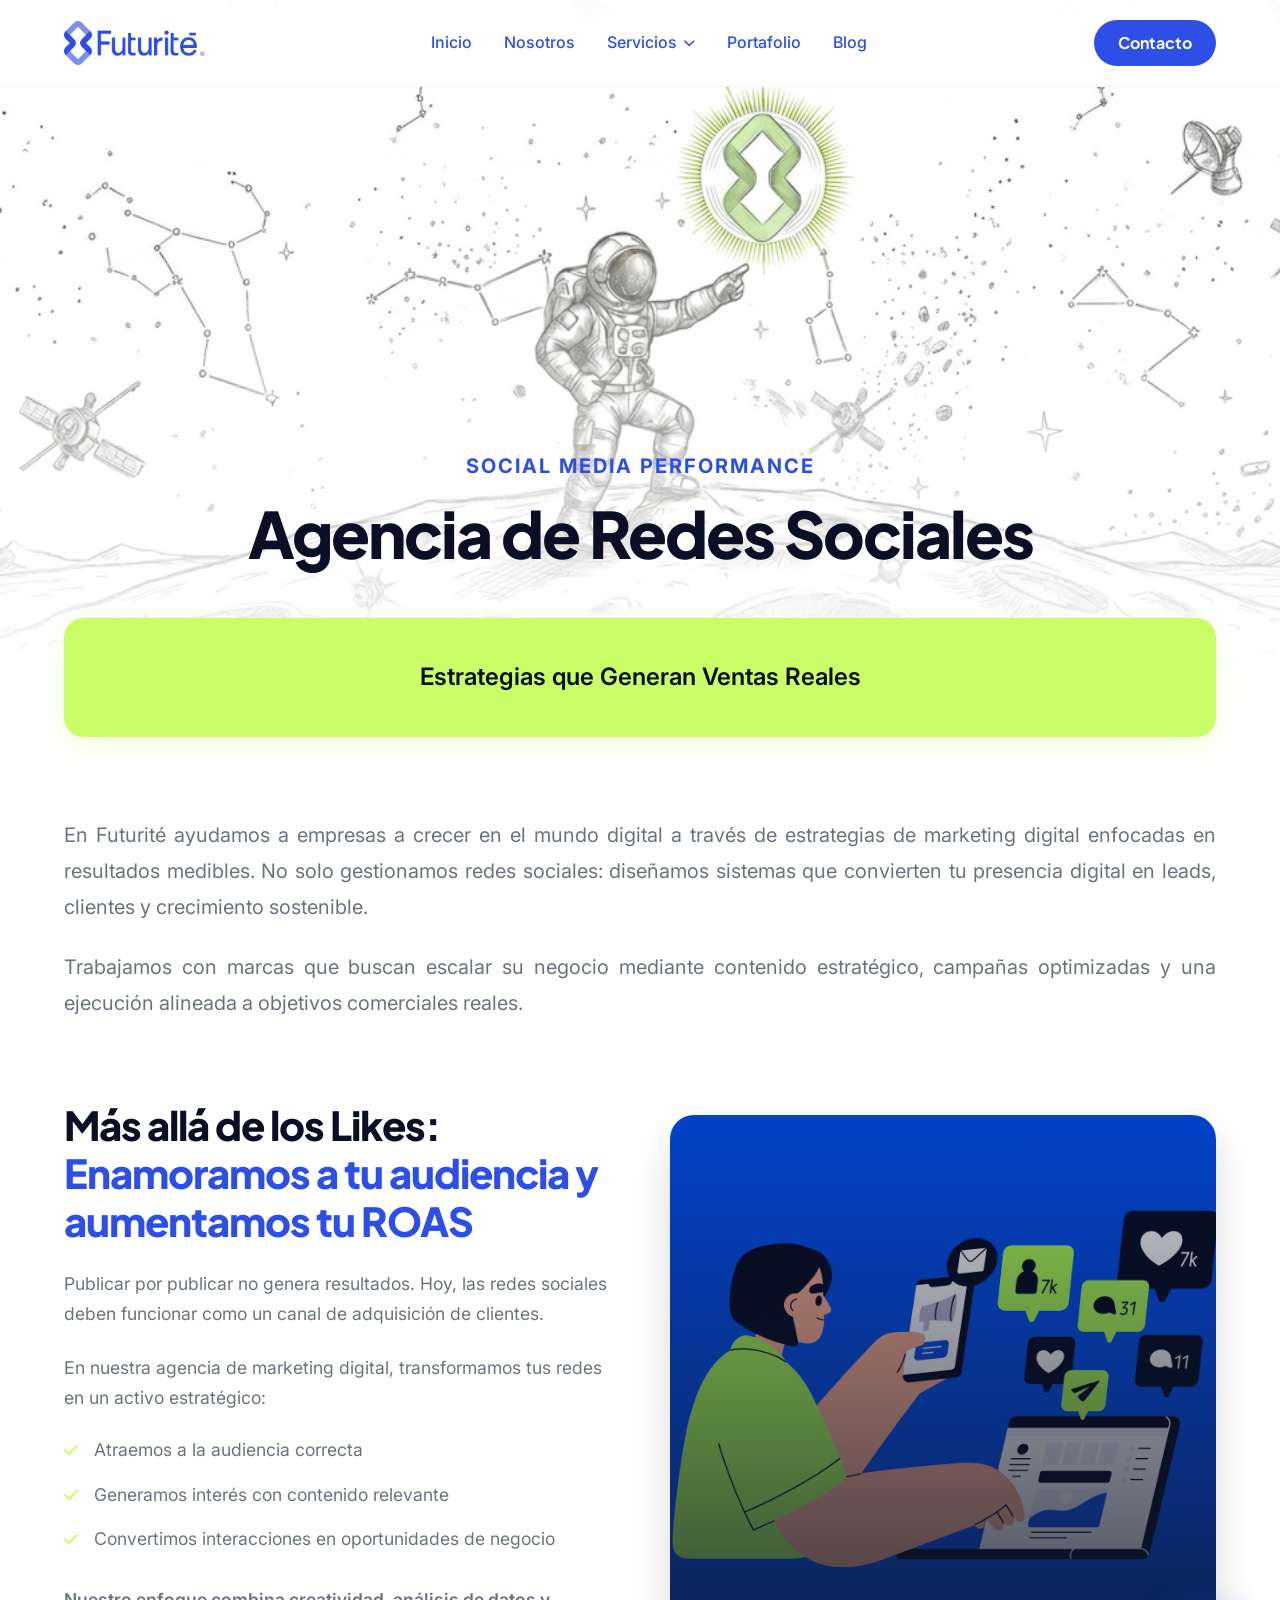
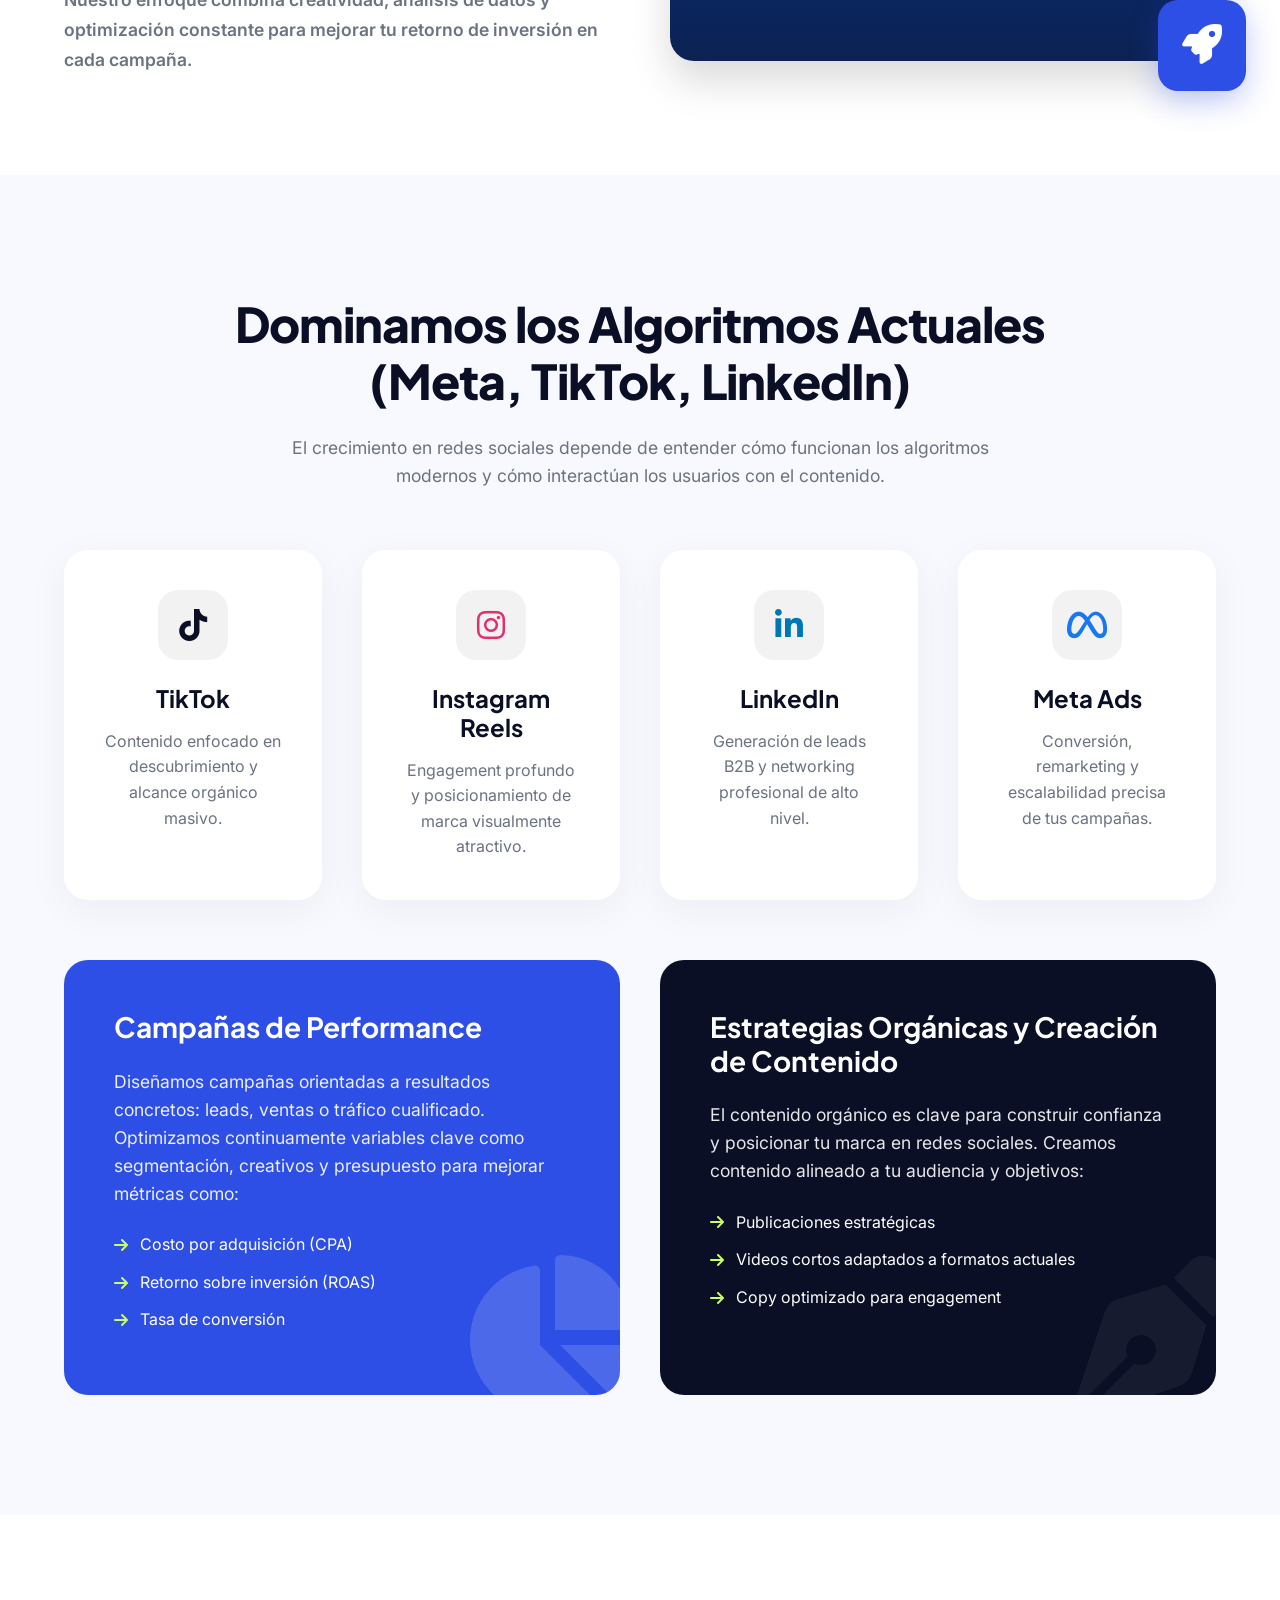
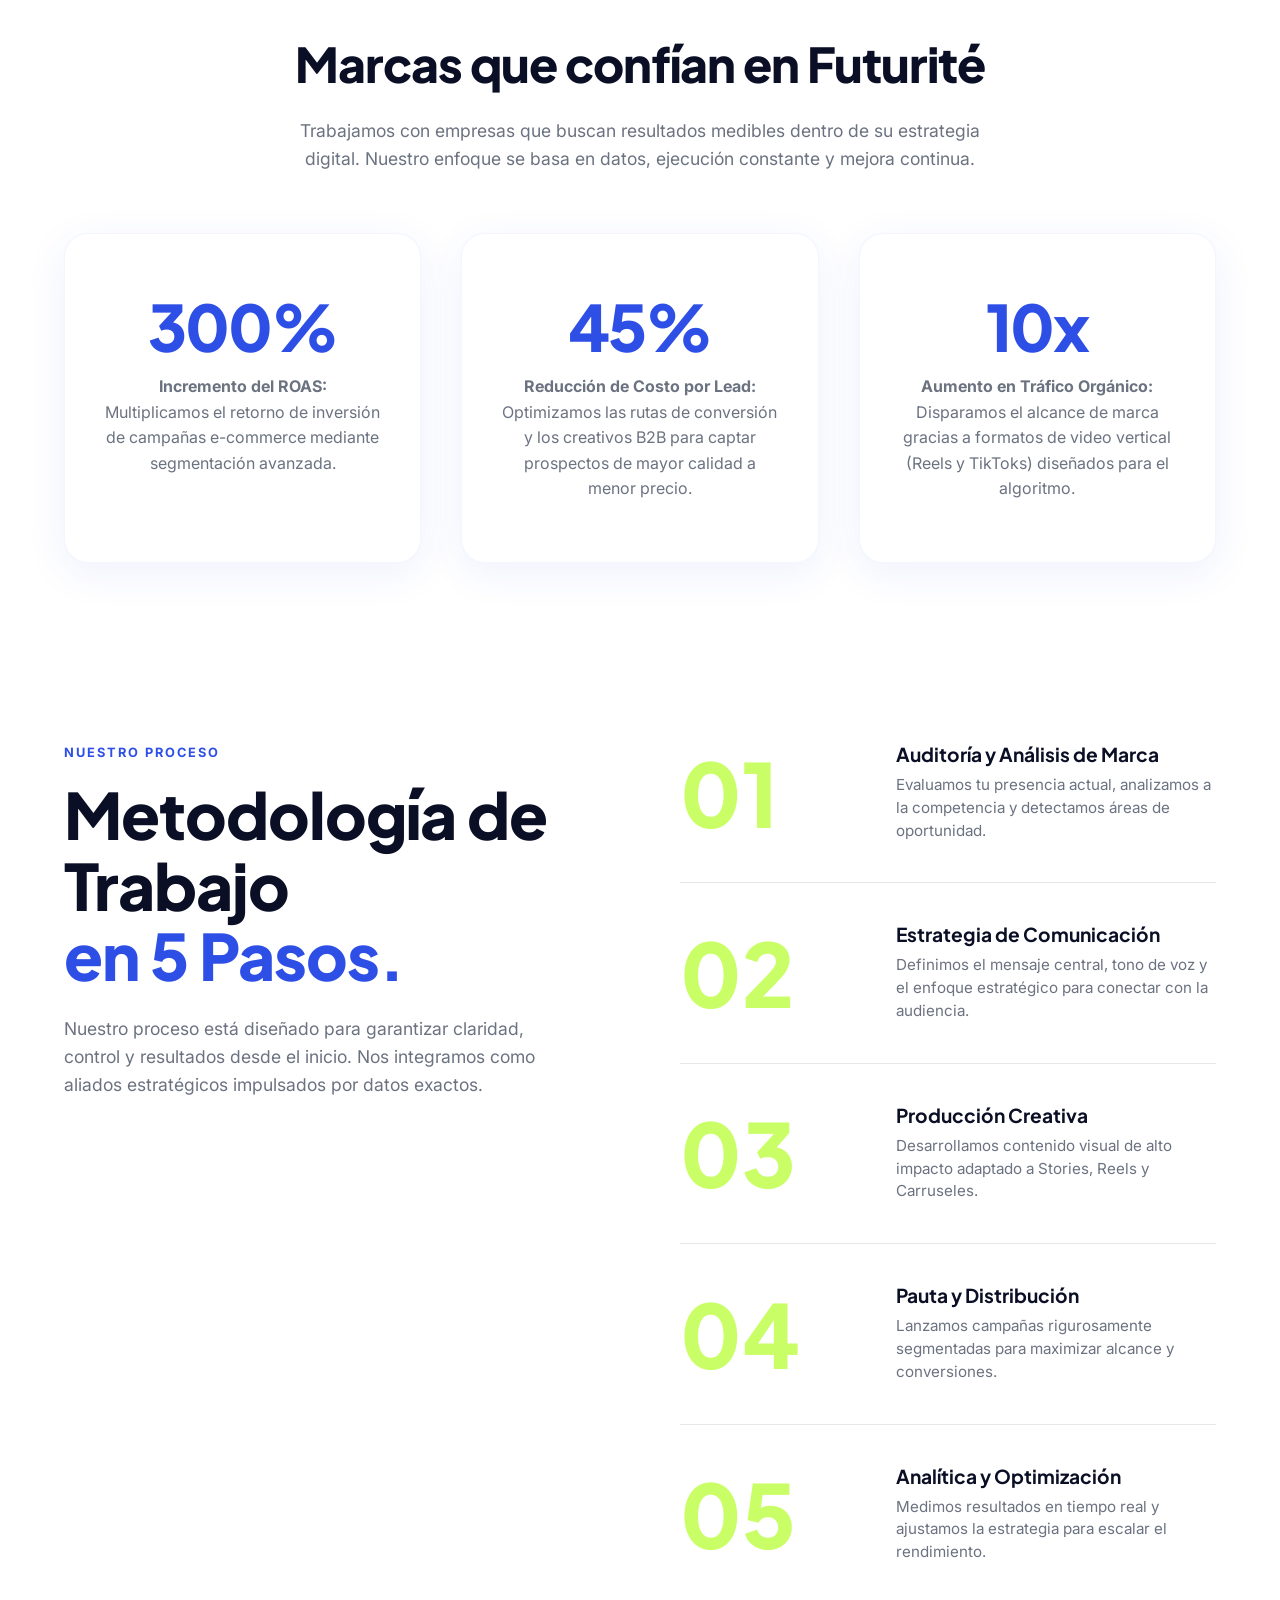
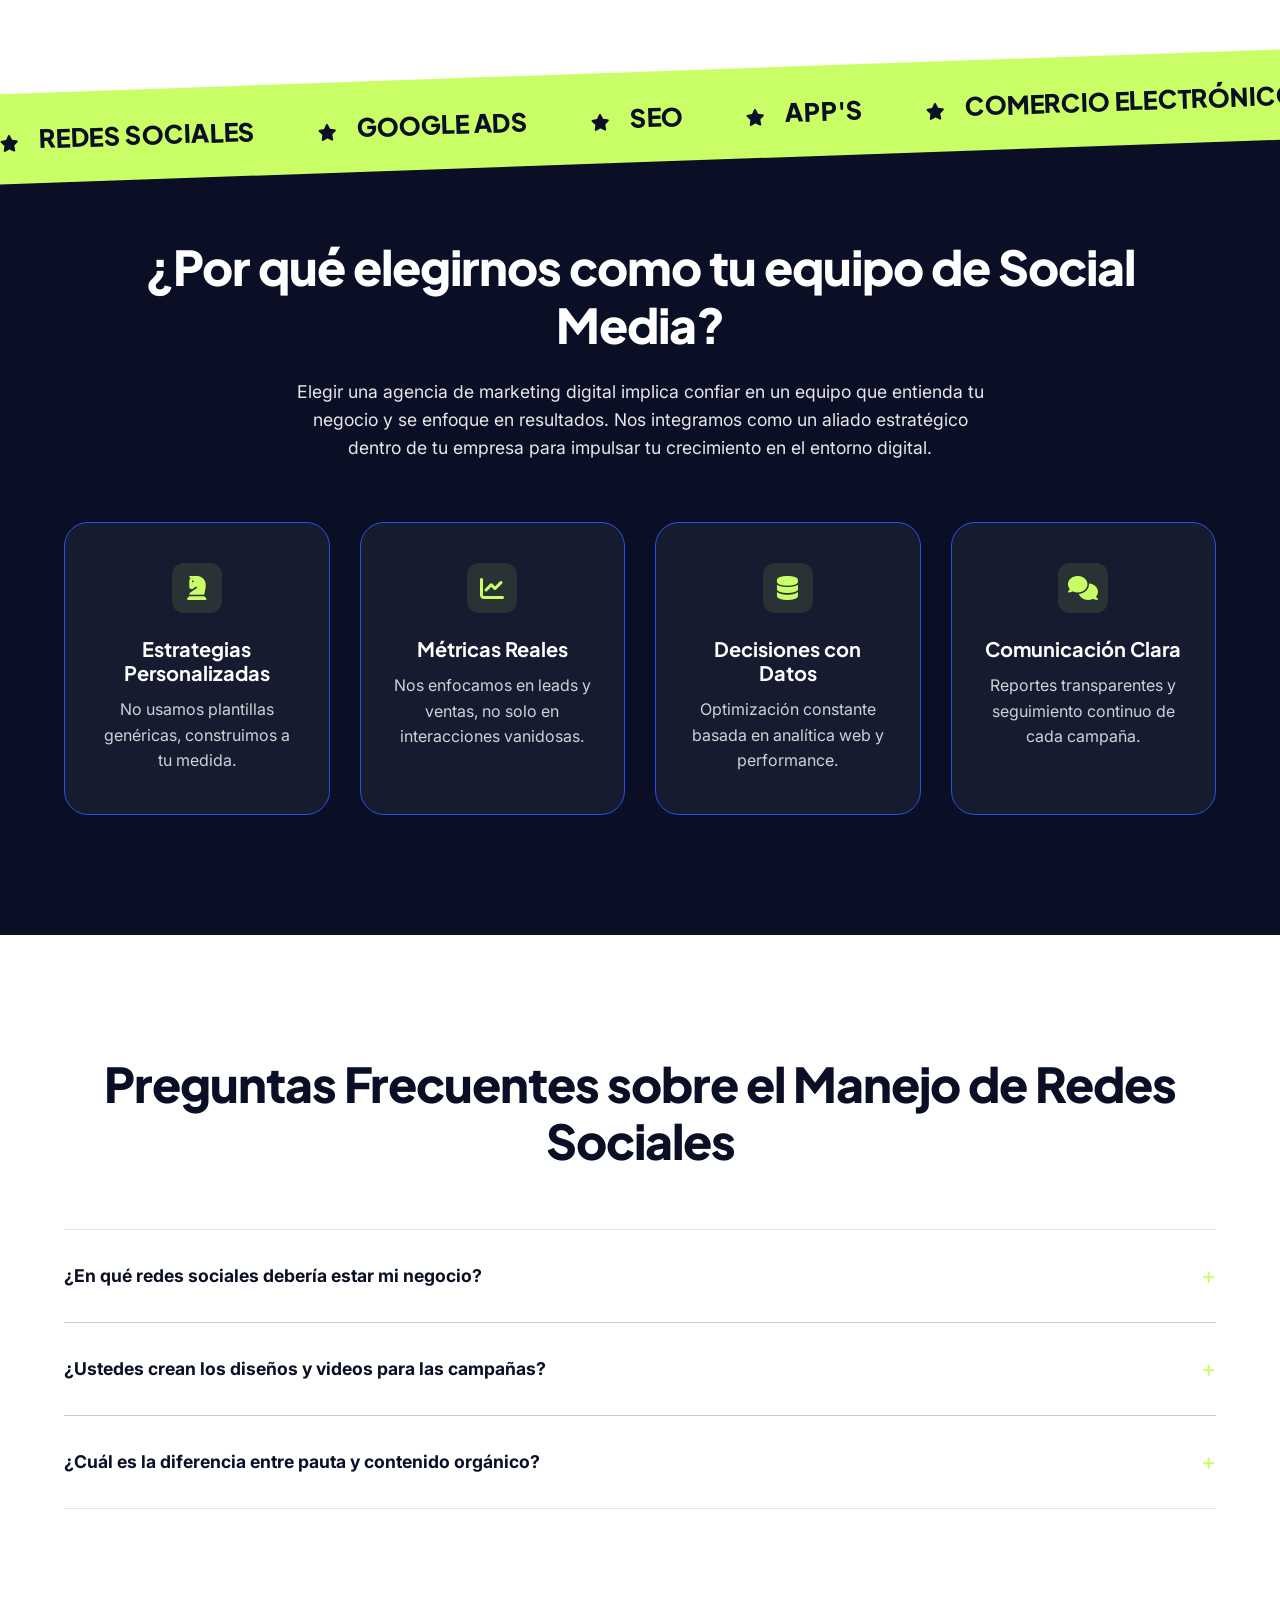
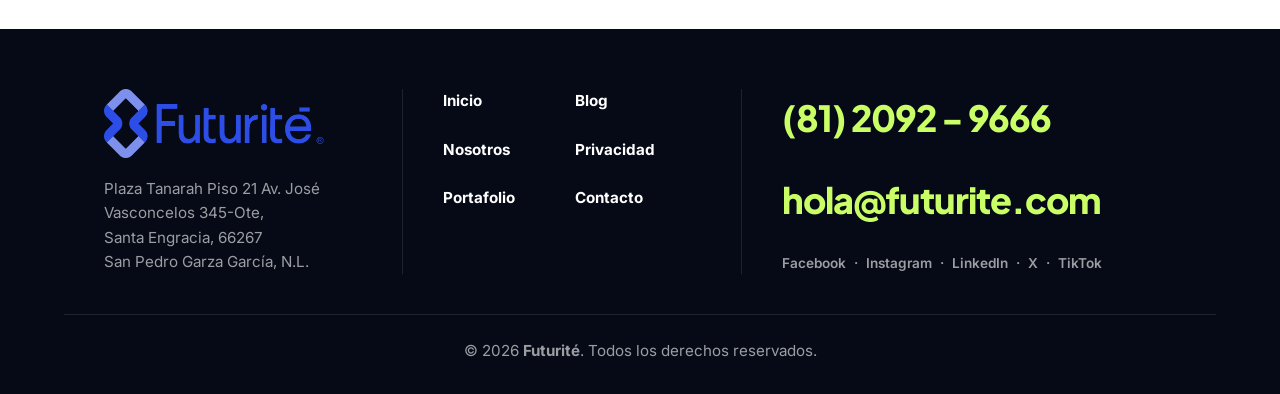
<file: agencia-de-redes-sociales.html>
<!DOCTYPE html>
<html lang="es">

<head>
    <meta charset="UTF-8">
    <meta name="viewport" content="width=device-width, initial-scale=1.0">
    <title>Agencia de Redes Sociales en Monterrey | Futurité</title>
    <meta name="description" content="Agencia de Redes Sociales en Monterrey. Estrategias que generan ventas reales, contenido viral y campañas de performance (ROAS) en Meta, TikTok y LinkedIn.">

    <!-- Schema Markup JSON-LD -->
    <script type="application/ld+json">
    {
      "@context": "https://schema.org",
      "@type": "LocalBusiness",
      "name": "Futurité",
      "image": "https://futurite.com/assets/logo_futurite_ch.png",
      "url": "https://futurite.com",
      "telephone": "8120929666",
      "address": {
        "@type": "PostalAddress",
        "streetAddress": "Plaza Tanarah Piso 21 Av. José Vasconcelos 345-Ote",
        "addressLocality": "San Pedro Garza García",
        "addressRegion": "N.L.",
        "postalCode": "66267",
        "addressCountry": "MX"
      },
      "foundingDate": "2009",
      "founders": [
        {
          "@type": "Person",
          "name": "Equipo Directivo Futurité"
        }
      ],
      "sameAs": [
        "https://www.facebook.com/futurite",
        "https://www.instagram.com/futurite",
        "https://www.linkedin.com/company/futurite"
      ]
    }
    </script>

    <script type="application/ld+json">
    {
      "@context": "https://schema.org",
      "@type": "FAQPage",
      "mainEntity": [{
        "@type": "Question",
        "name": "¿Qué servicios de marketing digital ofrece Futurité?",
        "acceptedAnswer": {
          "@type": "Answer",
          "text": "Ofrecemos una integración completa que incluye Posicionamiento SEO (GEO), campañas de Google Ads, gestión de Redes Sociales, Marketing Médico y Desarrollo de Aplicaciones (TI)."
        }
      },{
        "@type": "Question",
        "name": "¿En qué industrias tienen mayor experiencia?",
        "acceptedAnswer": {
          "@type": "Answer",
          "text": "Tenemos más de 16 años de experiencia trabajando con más de 40 giros de negocio, destacando en Salud (Marketing Médico), Retail, B2B Industrial, Finanzas y Tecnología."
        }
      },{
        "@type": "Question",
        "name": "¿Cómo se diferencia Futurité de otras agencias en Monterrey?",
        "acceptedAnswer": {
          "@type": "Answer",
          "text": "Nuestra principal diferencia es la sinergia nativa entre estrategias de marketing creativas y un departamento de desarrollo tecnológico (TI) propio, lo que nos permite escalar negocios apoyados en Inteligencia Artificial y datos exactos."
        }
      }]
    }
    </script>

    <link rel="preconnect" href="https://fonts.googleapis.com">
    <link rel="preconnect" href="https://fonts.gstatic.com" crossorigin>
    <link
        href="https://fonts.googleapis.com/css2?family=Inter:wght@400;500;600&family=Plus+Jakarta+Sans:wght@500;600;700;800&display=swap"
        rel="stylesheet">
    <link rel="stylesheet" href="https://cdnjs.cloudflare.com/ajax/libs/font-awesome/6.4.0/css/all.min.css">
    <link rel="stylesheet" href="style.css">
    <link rel="icon" type="image/png" href="./assets/favicon.png">
</head>

<body style="background: url('./assets/bg_nosotros.jpg') center -70px/cover fixed no-repeat;">

    <!-- Header Navigation (Minimal) -->
    <header class="navbar" style="background: rgba(255, 255, 255, 0.95);">
        <div class="container nav-container">
            <div class="logo">
                <a href="index.html">
                    <img src="./assets/logo_futurite_ch.png" alt="Futurité" class="nav-logo-img">
                </a>
            </div>
            <nav class="nav-links">
                <a href="index.html#home">Inicio</a>
                <a href="nosotros.html">Nosotros</a>
                <div class="nav-dropdown">
                    <a href="index.html#servicios" class="dropdown-toggle"
                        style="display:flex; align-items:center; gap:6px;">Servicios <i class="fa-solid fa-chevron-down"
                            style="font-size: 0.75rem;"></i></a>
                    <ul class="dropdown-menu">
                        <li><a href="agencia-de-redes-sociales.html">Redes Sociales</a></li>
                        <li><a href="agencia-de-google-ads.html">Google Ads</a></li>
                        <li><a href="agencia-seo.html">SEO</a></li>
                        <li><a href="desarrollo-aplicaciones-moviles.html">APP'S</a></li>
                        <li><a href="comercio-electronico.html">Comercio Electrónico</a></li>
                        <li><a href="marketing-medico.html">Marketing médico</a></li>
                    </ul>
                </div>
                <a href="portafolio.html">Portafolio</a>
                <a href="https://futurite.com/blog-marketing-digital/" target="_blank"
                    rel="noopener noreferrer">Blog</a>
                <!-- Mobile ONLY Button -->
                <a href="contacto.html" class="btn btn-primary nav-btn-mobile">Contacto</a>
            </nav>
            <a href="contacto.html" class="btn btn-primary nav-btn">Contacto</a>
            <!-- Hamburger Toggle -->
            <button class="mobile-menu-btn" aria-label="Abrir Menú"><i class="fa-solid fa-bars"></i></button>
        </div>
    </header>

        <!-- H1 Header Section -->
    <section class="nosotros-header"
        style="position: relative; padding: 450px 0 100px; text-align: center; background: linear-gradient(to bottom, rgba(255, 255, 255, 0) 0%, rgba(255, 255, 255, 1) 100%); color: var(--clr-base); overflow: hidden;">
        <div class="container" style="position: relative; z-index: 2;">
            <span
                style="display: block; font-size: 1.25rem; color: var(--clr-primary); font-weight: 700; letter-spacing: 2px; text-transform: uppercase; margin-bottom: 16px;">Social Media Performance</span>
            <h1
                style="font-size: clamp(3rem, 5vw, 4rem); font-family: var(--font-heading); font-weight: 800; letter-spacing: -2px; margin-bottom: 0; line-height: 1.1; color: var(--clr-contrast);">
                Agencia de Redes Sociales</h1>
        </div>
    </section>

        <!-- Main Content Wrapper (White Background) -->
    <main
        style="background-color: var(--clr-base); border-radius: 0; padding: 60px 0 0; position: relative; z-index: 10;">

        <!-- Green Banner Container -->
        <div class="container" style="margin-top: -110px; margin-bottom: 80px; position: relative; z-index: 10;">
            <div
                style="background-color: var(--clr-accent); color: var(--clr-contrast); padding: 40px; border-radius: 20px; text-align: center; box-shadow: 0 10px 30px rgba(202, 254, 103, 0.2);">
                <p style="font-size: 1.5rem; font-weight: 600; margin: 0;">Estrategias que Generan Ventas Reales</p>
            </div>
        </div>
        <!-- Intro Content -->
        <section class="container" style="margin-top: 40px; margin-bottom: 80px;">
            <div style="text-align: justify; font-size: 1.25rem; line-height: 1.8; color: var(--clr-muted);">
                <p>En Futurité ayudamos a empresas a crecer en el mundo digital a través de estrategias de marketing digital enfocadas en resultados medibles. No solo gestionamos redes sociales: diseñamos sistemas que convierten tu presencia digital en leads, clientes y crecimiento sostenible.</p>
                <p style="margin-top: 24px;">Trabajamos con marcas que buscan escalar su negocio mediante contenido estratégico, campañas optimizadas y una ejecución alineada a objetivos comerciales reales.</p>
            </div>
        </section>

        <!-- Más allá de los Likes -->
        <section class="container" style="margin-bottom: 100px;">
            <div style="display: grid; grid-template-columns: repeat(auto-fit, minmax(350px, 1fr)); gap: 60px; align-items: center;">
                <div>
                    <h2 style="font-size: 2.5rem; font-family: var(--font-heading); font-weight: 800; color: var(--clr-contrast); margin-bottom: 24px; line-height: 1.2;">Más allá de los Likes:<br><span style="color: var(--clr-primary);">Enamoramos a tu audiencia y aumentamos tu ROAS</span></h2>
                    <p style="color: var(--clr-muted); font-size: 1.1rem; line-height: 1.7; margin-bottom: 24px;">Publicar por publicar no genera resultados. Hoy, las redes sociales deben funcionar como un canal de adquisición de clientes.</p>
                    <p style="color: var(--clr-muted); font-size: 1.1rem; line-height: 1.7; margin-bottom: 24px;">En nuestra agencia de marketing digital, transformamos tus redes en un activo estratégico:</p>
                    <ul style="list-style: none; padding: 0; margin: 0 0 32px 0;">
                        <li style="margin-bottom: 16px; display: flex; align-items: flex-start; gap: 16px;"><i class="fa-solid fa-check" style="color: var(--clr-accent); margin-top: 6px;"></i><span style="color: var(--clr-muted); font-size: 1.1rem;">Atraemos a la audiencia correcta</span></li>
                        <li style="margin-bottom: 16px; display: flex; align-items: flex-start; gap: 16px;"><i class="fa-solid fa-check" style="color: var(--clr-accent); margin-top: 6px;"></i><span style="color: var(--clr-muted); font-size: 1.1rem;">Generamos interés con contenido relevante</span></li>
                        <li style="margin-bottom: 16px; display: flex; align-items: flex-start; gap: 16px;"><i class="fa-solid fa-check" style="color: var(--clr-accent); margin-top: 6px;"></i><span style="color: var(--clr-muted); font-size: 1.1rem;">Convertimos interacciones en oportunidades de negocio</span></li>
                    </ul>
                    <p style="color: var(--clr-muted); font-size: 1.1rem; line-height: 1.7; font-weight: 600;">Nuestro enfoque combina creatividad, análisis de datos y optimización constante para mejorar tu retorno de inversión en cada campaña.</p>
                </div>
                <div style="position: relative;">
                    <div style="width: 100%; aspect-ratio: 1/1; background: linear-gradient(rgba(15, 23, 42, 0.2), rgba(15, 23, 42, 0.8)), url('./assets/mujer_redes_sociales.jpg') center/cover no-repeat; border-radius: 24px; box-shadow: 0 20px 40px rgba(0,0,0,0.15);"></div>
                    <div style="position: absolute; bottom: -30px; right: -30px; background: var(--clr-primary); color: #fff; padding: 24px; border-radius: 20px; box-shadow: 0 10px 30px rgba(45, 79, 230, 0.3);">
                        <i class="fa-solid fa-rocket" style="font-size: 2.5rem;"></i>
                    </div>
                </div>
            </div>
        </section>

        <!-- Dominamos los Algoritmos -->
        <section style="background: rgba(45, 79, 230, 0.03); padding: 120px 0;">
            <div class="container">
                <div style="text-align: center; margin-bottom: 60px;">
                <h2 style="font-family: var(--font-heading); font-weight: 800; color: var(--clr-contrast); margin-bottom: 24px;">Dominamos los Algoritmos Actuales<br>(Meta, TikTok, LinkedIn)</h2>
                <p style="font-size: 1.1rem; color: var(--clr-muted); max-width: 700px; margin: 0 auto;">El crecimiento en redes sociales depende de entender cómo funcionan los algoritmos modernos y cómo interactúan los usuarios con el contenido.</p>
            </div>
            
            <div style="display: grid; grid-template-columns: repeat(auto-fit, minmax(240px, 1fr)); gap: 40px; margin-bottom: 60px;">
                <!-- Platform 1 -->
                <div style="background: #fff; padding: 40px; border-radius: 24px; box-shadow: 0 10px 40px rgba(0,0,0,0.05); text-align: center; transition: transform 0.3s ease;">
                    <div style="width: 70px; height: 70px; background: rgba(0,0,0,0.05); border-radius: 20px; display: flex; align-items: center; justify-content: center; margin: 0 auto 24px; color: var(--clr-contrast); font-size: 2rem;">
                        <i class="fa-brands fa-tiktok"></i>
                    </div>
                    <h3 style="font-size: 1.5rem; color: var(--clr-contrast); margin-bottom: 16px;">TikTok</h3>
                    <p style="color: var(--clr-muted); line-height: 1.6;">Contenido enfocado en descubrimiento y alcance orgánico masivo.</p>
                </div>
                <!-- Platform 2 -->
                <div style="background: #fff; padding: 40px; border-radius: 24px; box-shadow: 0 10px 40px rgba(0,0,0,0.05); text-align: center; transition: transform 0.3s ease;">
                    <div style="width: 70px; height: 70px; background: rgba(0,0,0,0.05); border-radius: 20px; display: flex; align-items: center; justify-content: center; margin: 0 auto 24px; color: #E1306C; font-size: 2rem;">
                        <i class="fa-brands fa-instagram"></i>
                    </div>
                    <h3 style="font-size: 1.5rem; color: var(--clr-contrast); margin-bottom: 16px;">Instagram Reels</h3>
                    <p style="color: var(--clr-muted); line-height: 1.6;">Engagement profundo y posicionamiento de marca visualmente atractivo.</p>
                </div>
                <!-- Platform 3 -->
                <div style="background: #fff; padding: 40px; border-radius: 24px; box-shadow: 0 10px 40px rgba(0,0,0,0.05); text-align: center; transition: transform 0.3s ease;">
                    <div style="width: 70px; height: 70px; background: rgba(0,0,0,0.05); border-radius: 20px; display: flex; align-items: center; justify-content: center; margin: 0 auto 24px; color: #0077B5; font-size: 2rem;">
                        <i class="fa-brands fa-linkedin-in"></i>
                    </div>
                    <h3 style="font-size: 1.5rem; color: var(--clr-contrast); margin-bottom: 16px;">LinkedIn</h3>
                    <p style="color: var(--clr-muted); line-height: 1.6;">Generación de leads B2B y networking profesional de alto nivel.</p>
                </div>
                <!-- Platform 4 -->
                <div style="background: #fff; padding: 40px; border-radius: 24px; box-shadow: 0 10px 40px rgba(0,0,0,0.05); text-align: center; transition: transform 0.3s ease;">
                    <div style="width: 70px; height: 70px; background: rgba(0,0,0,0.05); border-radius: 20px; display: flex; align-items: center; justify-content: center; margin: 0 auto 24px; color: #1877F2; font-size: 2rem;">
                        <i class="fa-brands fa-meta"></i>
                    </div>
                    <h3 style="font-size: 1.5rem; color: var(--clr-contrast); margin-bottom: 16px;">Meta Ads</h3>
                    <p style="color: var(--clr-muted); line-height: 1.6;">Conversión, remarketing y escalabilidad precisa de tus campañas.</p>
                </div>
            </div>

            <!-- Two Sub-sections -->
            <div style="display: grid; grid-template-columns: repeat(auto-fit, minmax(350px, 1fr)); gap: 40px;">
                <div style="background: var(--clr-primary); color: #fff; padding: 50px; border-radius: 24px; position: relative; overflow: hidden;">
                    <i class="fa-solid fa-chart-pie" style="position: absolute; right: -20px; bottom: -20px; font-size: 10rem; color: #fff; opacity: 0.15; pointer-events: none;"></i>
                    <h3 style="font-size: 1.75rem; font-family: var(--font-heading); color: #fff; margin-bottom: 24px; position: relative; z-index: 2;">Campañas de Performance</h3>
                    <p style="font-size: 1.1rem; line-height: 1.6; opacity: 0.9; margin-bottom: 24px; position: relative; z-index: 2;">Diseñamos campañas orientadas a resultados concretos: leads, ventas o tráfico cualificado. Optimizamos continuamente variables clave como segmentación, creativos y presupuesto para mejorar métricas como:</p>
                    <ul style="list-style: none; padding: 0; margin: 0; position: relative; z-index: 2;">
                        <li style="margin-bottom: 12px; display: flex; align-items: center; gap: 12px;"><i class="fa-solid fa-arrow-right" style="color: var(--clr-accent);"></i><span>Costo por adquisición (CPA)</span></li>
                        <li style="margin-bottom: 12px; display: flex; align-items: center; gap: 12px;"><i class="fa-solid fa-arrow-right" style="color: var(--clr-accent);"></i><span>Retorno sobre inversión (ROAS)</span></li>
                        <li style="margin-bottom: 12px; display: flex; align-items: center; gap: 12px;"><i class="fa-solid fa-arrow-right" style="color: var(--clr-accent);"></i><span>Tasa de conversión</span></li>
                    </ul>
                </div>
                <div style="background: var(--clr-contrast); color: #fff; padding: 50px; border-radius: 24px; position: relative; overflow: hidden;">
                    <i class="fa-solid fa-pen-nib" style="position: absolute; right: -20px; bottom: -20px; font-size: 10rem; color: #fff; opacity: 0.05; pointer-events: none;"></i>
                    <h3 style="font-size: 1.75rem; font-family: var(--font-heading); color: #fff; margin-bottom: 24px; position: relative; z-index: 2;">Estrategias Orgánicas y Creación de Contenido</h3>
                    <p style="font-size: 1.1rem; line-height: 1.6; opacity: 0.9; margin-bottom: 24px; position: relative; z-index: 2;">El contenido orgánico es clave para construir confianza y posicionar tu marca en redes sociales. Creamos contenido alineado a tu audiencia y objetivos:</p>
                    <ul style="list-style: none; padding: 0; margin: 0; position: relative; z-index: 2;">
                        <li style="margin-bottom: 12px; display: flex; align-items: center; gap: 12px;"><i class="fa-solid fa-arrow-right" style="color: var(--clr-accent);"></i><span>Publicaciones estratégicas</span></li>
                        <li style="margin-bottom: 12px; display: flex; align-items: center; gap: 12px;"><i class="fa-solid fa-arrow-right" style="color: var(--clr-accent);"></i><span>Videos cortos adaptados a formatos actuales</span></li>
                        <li style="margin-bottom: 12px; display: flex; align-items: center; gap: 12px;"><i class="fa-solid fa-arrow-right" style="color: var(--clr-accent);"></i><span>Copy optimizado para engagement</span></li>
                    </ul>
                </div>
            </div>
            </div>
        </section>

        <!-- Casos de Exito -->
        <section style="padding: 120px 0;">
            <div class="container">
                <div style="text-align: center; margin-bottom: 60px;">
                    <h2 style="font-family: var(--font-heading); font-weight: 800; color: var(--clr-contrast); margin-bottom: 24px;">Marcas que confían en Futurité</h2>
                    <p style="font-size: 1.1rem; color: var(--clr-muted); max-width: 700px; margin: 0 auto;">Trabajamos con empresas que buscan resultados medibles dentro de su estrategia digital. Nuestro enfoque se basa en datos, ejecución constante y mejora continua.</p>
                </div>
                
                <div class="market-stats" data-reveal>
                    <div class="market-stat">
                        <h3>300%</h3>
                        <p><strong>Incremento del ROAS:</strong> Multiplicamos el retorno de inversión de campañas e-commerce mediante segmentación avanzada.</p>
                    </div>
                    <div class="market-stat">
                        <h3>45%</h3>
                        <p><strong>Reducción de Costo por Lead:</strong> Optimizamos las rutas de conversión y los creativos B2B para captar prospectos de mayor calidad a menor precio.</p>
                    </div>
                    <div class="market-stat">
                        <h3>10x</h3>
                        <p><strong>Aumento en Tráfico Orgánico:</strong> Disparamos el alcance de marca gracias a formatos de video vertical (Reels y TikToks) diseñados para el algoritmo.</p>
                    </div>
                </div>
            </div>
        </section>

        <!-- Metodología en 5 pasos -->
        <section style="padding: 60px 0 120px 0;">
            <div class="container" style="display: grid; grid-template-columns: repeat(auto-fit, minmax(350px, 1fr)); gap: 80px; align-items: start;">
                
                <!-- Left Column -->
                <div style="position: sticky; top: 120px;">
                    <span style="display: block; font-size: 0.8rem; font-weight: 700; letter-spacing: 2px; color: var(--clr-primary); margin-bottom: 16px; text-transform: uppercase;">Nuestro Proceso</span>
                    <h2 style="font-size: clamp(2.9rem, 5vw, 4.6rem); font-family: var(--font-heading); font-weight: 800; color: var(--clr-contrast); margin-bottom: 24px; line-height: 1.1; letter-spacing: -1px;">Metodología de Trabajo <br><span style="color: var(--clr-primary);">en 5 Pasos.</span></h2>
                    <p style="font-size: 1.1rem; color: var(--clr-muted); max-width: 500px; line-height: 1.6;">Nuestro proceso está diseñado para garantizar claridad, control y resultados desde el inicio. Nos integramos como aliados estratégicos impulsados por datos exactos.</p>
                </div>
                
                <!-- Right Column -->
                <div style="display: flex; flex-direction: column;">
                    <!-- Step 1 -->
                    <div style="display: flex; align-items: center; justify-content: space-between; gap: 30px; border-bottom: 1px solid #e5e7eb; padding-bottom: 40px; margin-bottom: 40px;">
                        <div style="font-size: 5.5rem; font-weight: 900; color: var(--clr-accent); font-family: var(--font-heading); line-height: 1;">01</div>
                        <div style="text-align: left; max-width: 320px;">
                            <h3 style="font-size: 1.2rem; font-family: var(--font-heading); color: var(--clr-contrast); margin-bottom: 8px;">Auditoría y Análisis de Marca</h3>
                            <p style="color: var(--clr-muted); font-size: 0.95rem; line-height: 1.5; margin: 0;">Evaluamos tu presencia actual, analizamos a la competencia y detectamos áreas de oportunidad.</p>
                        </div>
                    </div>
                    <!-- Step 2 -->
                    <div style="display: flex; align-items: center; justify-content: space-between; gap: 30px; border-bottom: 1px solid #e5e7eb; padding-bottom: 40px; margin-bottom: 40px;">
                        <div style="font-size: 5.5rem; font-weight: 900; color: var(--clr-accent); font-family: var(--font-heading); line-height: 1;">02</div>
                        <div style="text-align: left; max-width: 320px;">
                            <h3 style="font-size: 1.2rem; font-family: var(--font-heading); color: var(--clr-contrast); margin-bottom: 8px;">Estrategia de Comunicación</h3>
                            <p style="color: var(--clr-muted); font-size: 0.95rem; line-height: 1.5; margin: 0;">Definimos el mensaje central, tono de voz y el enfoque estratégico para conectar con la audiencia.</p>
                        </div>
                    </div>
                    <!-- Step 3 -->
                    <div style="display: flex; align-items: center; justify-content: space-between; gap: 30px; border-bottom: 1px solid #e5e7eb; padding-bottom: 40px; margin-bottom: 40px;">
                        <div style="font-size: 5.5rem; font-weight: 900; color: var(--clr-accent); font-family: var(--font-heading); line-height: 1;">03</div>
                        <div style="text-align: left; max-width: 320px;">
                            <h3 style="font-size: 1.2rem; font-family: var(--font-heading); color: var(--clr-contrast); margin-bottom: 8px;">Producción Creativa</h3>
                            <p style="color: var(--clr-muted); font-size: 0.95rem; line-height: 1.5; margin: 0;">Desarrollamos contenido visual de alto impacto adaptado a Stories, Reels y Carruseles.</p>
                        </div>
                    </div>
                    <!-- Step 4 -->
                    <div style="display: flex; align-items: center; justify-content: space-between; gap: 30px; border-bottom: 1px solid #e5e7eb; padding-bottom: 40px; margin-bottom: 40px;">
                        <div style="font-size: 5.5rem; font-weight: 900; color: var(--clr-accent); font-family: var(--font-heading); line-height: 1;">04</div>
                        <div style="text-align: left; max-width: 320px;">
                            <h3 style="font-size: 1.2rem; font-family: var(--font-heading); color: var(--clr-contrast); margin-bottom: 8px;">Pauta y Distribución</h3>
                            <p style="color: var(--clr-muted); font-size: 0.95rem; line-height: 1.5; margin: 0;">Lanzamos campañas rigurosamente segmentadas para maximizar alcance y conversiones.</p>
                        </div>
                    </div>
                    <!-- Step 5 -->
                    <div style="display: flex; align-items: center; justify-content: space-between; gap: 30px; padding-bottom: 10px;">
                        <div style="font-size: 5.5rem; font-weight: 900; color: var(--clr-accent); font-family: var(--font-heading); line-height: 1;">05</div>
                        <div style="text-align: left; max-width: 320px;">
                            <h3 style="font-size: 1.2rem; font-family: var(--font-heading); color: var(--clr-contrast); margin-bottom: 8px;">Analítica y Optimización</h3>
                            <p style="color: var(--clr-muted); font-size: 0.95rem; line-height: 1.5; margin: 0;">Medimos resultados en tiempo real y ajustamos la estrategia para escalar el rendimiento.</p>
                        </div>
                    </div>
                </div>
            </div>
        </section>

        <!-- Cinta Animada de Servicios (Marquee) -->
        <div style="overflow: hidden; width: 100%; max-width: 100vw; padding: 40px 0; margin-top: -60px; margin-bottom: -82px; position: relative; z-index: 20; box-sizing: border-box;">
            <div style="background: var(--clr-accent); color: var(--clr-contrast); padding: 24px 0; white-space: nowrap; transform: rotate(-2deg) scale(1.05); width: 100%; position: relative; z-index: 10;">
                <div style="display: flex; width: max-content; animation: serviceMarquee 35s linear infinite;">
                    <div style="display: flex; gap: 60px; padding: 0 30px; align-items: center;">
                        <a href="agencia-de-redes-sociales.html" style="font-size: 1.5rem; font-weight: 800; text-transform: uppercase; font-family: var(--font-heading); text-decoration: none; color: inherit; transition: opacity 0.3s;" onmouseover="this.style.opacity='0.7'" onmouseout="this.style.opacity='1'"><i class="fa-solid fa-star" style="font-size: 1rem; margin-right: 15px;"></i> Redes Sociales</a>
                        <a href="agencia-de-google-ads.html" style="font-size: 1.5rem; font-weight: 800; text-transform: uppercase; font-family: var(--font-heading); text-decoration: none; color: inherit; transition: opacity 0.3s;" onmouseover="this.style.opacity='0.7'" onmouseout="this.style.opacity='1'"><i class="fa-solid fa-star" style="font-size: 1rem; margin-right: 15px;"></i> Google Ads</a>
                        <a href="agencia-seo.html" style="font-size: 1.5rem; font-weight: 800; text-transform: uppercase; font-family: var(--font-heading); text-decoration: none; color: inherit; transition: opacity 0.3s;" onmouseover="this.style.opacity='0.7'" onmouseout="this.style.opacity='1'"><i class="fa-solid fa-star" style="font-size: 1rem; margin-right: 15px;"></i> SEO</a>
                        <a href="desarrollo-aplicaciones-moviles.html" style="font-size: 1.5rem; font-weight: 800; text-transform: uppercase; font-family: var(--font-heading); text-decoration: none; color: inherit; transition: opacity 0.3s;" onmouseover="this.style.opacity='0.7'" onmouseout="this.style.opacity='1'"><i class="fa-solid fa-star" style="font-size: 1rem; margin-right: 15px;"></i> APP'S</a>
                        <a href="comercio-electronico.html" style="font-size: 1.5rem; font-weight: 800; text-transform: uppercase; font-family: var(--font-heading); text-decoration: none; color: inherit; transition: opacity 0.3s;" onmouseover="this.style.opacity='0.7'" onmouseout="this.style.opacity='1'"><i class="fa-solid fa-star" style="font-size: 1rem; margin-right: 15px;"></i> Comercio Electrónico</a>
                        <a href="marketing-medico.html" style="font-size: 1.5rem; font-weight: 800; text-transform: uppercase; font-family: var(--font-heading); text-decoration: none; color: inherit; transition: opacity 0.3s;" onmouseover="this.style.opacity='0.7'" onmouseout="this.style.opacity='1'"><i class="fa-solid fa-star" style="font-size: 1rem; margin-right: 15px;"></i> Marketing Médico</a>
                    </div>
                    <div style="display: flex; gap: 60px; padding: 0 30px; align-items: center;">
                        <a href="agencia-de-redes-sociales.html" style="font-size: 1.5rem; font-weight: 800; text-transform: uppercase; font-family: var(--font-heading); text-decoration: none; color: inherit; transition: opacity 0.3s;" onmouseover="this.style.opacity='0.7'" onmouseout="this.style.opacity='1'"><i class="fa-solid fa-star" style="font-size: 1rem; margin-right: 15px;"></i> Redes Sociales</a>
                        <a href="agencia-de-google-ads.html" style="font-size: 1.5rem; font-weight: 800; text-transform: uppercase; font-family: var(--font-heading); text-decoration: none; color: inherit; transition: opacity 0.3s;" onmouseover="this.style.opacity='0.7'" onmouseout="this.style.opacity='1'"><i class="fa-solid fa-star" style="font-size: 1rem; margin-right: 15px;"></i> Google Ads</a>
                        <a href="agencia-seo.html" style="font-size: 1.5rem; font-weight: 800; text-transform: uppercase; font-family: var(--font-heading); text-decoration: none; color: inherit; transition: opacity 0.3s;" onmouseover="this.style.opacity='0.7'" onmouseout="this.style.opacity='1'"><i class="fa-solid fa-star" style="font-size: 1rem; margin-right: 15px;"></i> SEO</a>
                        <a href="desarrollo-aplicaciones-moviles.html" style="font-size: 1.5rem; font-weight: 800; text-transform: uppercase; font-family: var(--font-heading); text-decoration: none; color: inherit; transition: opacity 0.3s;" onmouseover="this.style.opacity='0.7'" onmouseout="this.style.opacity='1'"><i class="fa-solid fa-star" style="font-size: 1rem; margin-right: 15px;"></i> APP'S</a>
                        <a href="comercio-electronico.html" style="font-size: 1.5rem; font-weight: 800; text-transform: uppercase; font-family: var(--font-heading); text-decoration: none; color: inherit; transition: opacity 0.3s;" onmouseover="this.style.opacity='0.7'" onmouseout="this.style.opacity='1'"><i class="fa-solid fa-star" style="font-size: 1rem; margin-right: 15px;"></i> Comercio Electrónico</a>
                        <a href="marketing-medico.html" style="font-size: 1.5rem; font-weight: 800; text-transform: uppercase; font-family: var(--font-heading); text-decoration: none; color: inherit; transition: opacity 0.3s;" onmouseover="this.style.opacity='0.7'" onmouseout="this.style.opacity='1'"><i class="fa-solid fa-star" style="font-size: 1rem; margin-right: 15px;"></i> Marketing Médico</a>
                    </div>
                </div>
                <style>
                    @keyframes serviceMarquee {
                        from { transform: translateX(0); }
                        to { transform: translateX(-50%); }
                    }
                </style>
            </div>
        </div>

        <!-- ¿Por qué elegirnos? -->
        <section style="background: var(--clr-contrast); padding: 120px 0;">
            <div class="container" style="color: #fff; display: flex; flex-direction: column; align-items: center; text-align: center;">
                <h2 style="font-family: var(--font-heading); font-weight: 800; margin-bottom: 24px; color: #fff;">¿Por qué elegirnos como tu equipo de Social Media?</h2>
                <p style="font-size: 1.1rem; opacity: 0.9; max-width: 700px; margin-bottom: 60px; line-height: 1.6;">Elegir una agencia de marketing digital implica confiar en un equipo que entienda tu negocio y se enfoque en resultados. Nos integramos como un aliado estratégico dentro de tu empresa para impulsar tu crecimiento en el entorno digital.</p>
                
                <div style="display: grid; grid-template-columns: repeat(auto-fit, minmax(250px, 1fr)); gap: 30px; width: 100%; text-align: center;">
                    <!-- Card 1 -->
                    <div style="background: rgba(255,255,255,0.05); border: 1px solid var(--clr-primary); padding: 40px 30px; border-radius: 24px; transition: transform var(--transition-fast);">
                        <div style="width: 50px; height: 50px; background: rgba(202, 254, 103, 0.1); border-radius: 12px; display: flex; align-items: center; justify-content: center; margin: 0 auto 24px; font-size: 1.5rem; color: var(--clr-accent);">
                            <i class="fa-solid fa-chess-knight"></i>
                        </div>
                        <h4 style="font-size: 1.25rem; margin-bottom: 12px; color: #fff;">Estrategias Personalizadas</h4>
                        <p style="opacity: 0.8; font-size: 1rem; line-height: 1.6; margin: 0;">No usamos plantillas genéricas, construimos a tu medida.</p>
                    </div>
                    <!-- Card 2 -->
                    <div style="background: rgba(255,255,255,0.05); border: 1px solid var(--clr-primary); padding: 40px 30px; border-radius: 24px; transition: transform var(--transition-fast);">
                        <div style="width: 50px; height: 50px; background: rgba(202, 254, 103, 0.1); border-radius: 12px; display: flex; align-items: center; justify-content: center; margin: 0 auto 24px; font-size: 1.5rem; color: var(--clr-accent);">
                            <i class="fa-solid fa-chart-line"></i>
                        </div>
                        <h4 style="font-size: 1.25rem; margin-bottom: 12px; color: #fff;">Métricas Reales</h4>
                        <p style="opacity: 0.8; font-size: 1rem; line-height: 1.6; margin: 0;">Nos enfocamos en leads y ventas, no solo en interacciones vanidosas.</p>
                    </div>
                    <!-- Card 3 -->
                    <div style="background: rgba(255,255,255,0.05); border: 1px solid var(--clr-primary); padding: 40px 30px; border-radius: 24px; transition: transform var(--transition-fast);">
                        <div style="width: 50px; height: 50px; background: rgba(202, 254, 103, 0.1); border-radius: 12px; display: flex; align-items: center; justify-content: center; margin: 0 auto 24px; font-size: 1.5rem; color: var(--clr-accent);">
                            <i class="fa-solid fa-database"></i>
                        </div>
                        <h4 style="font-size: 1.25rem; margin-bottom: 12px; color: #fff;">Decisiones con Datos</h4>
                        <p style="opacity: 0.8; font-size: 1rem; line-height: 1.6; margin: 0;">Optimización constante basada en analítica web y performance.</p>
                    </div>
                    <!-- Card 4 -->
                    <div style="background: rgba(255,255,255,0.05); border: 1px solid var(--clr-primary); padding: 40px 30px; border-radius: 24px; transition: transform var(--transition-fast);">
                        <div style="width: 50px; height: 50px; background: rgba(202, 254, 103, 0.1); border-radius: 12px; display: flex; align-items: center; justify-content: center; margin: 0 auto 24px; font-size: 1.5rem; color: var(--clr-accent);">
                            <i class="fa-solid fa-comments"></i>
                        </div>
                        <h4 style="font-size: 1.25rem; margin-bottom: 12px; color: #fff;">Comunicación Clara</h4>
                        <p style="opacity: 0.8; font-size: 1rem; line-height: 1.6; margin: 0;">Reportes transparentes y seguimiento continuo de cada campaña.</p>
                    </div>
                </div>
            </div>
        </section>

        <!-- Preguntas Frecuentes (FAQ) -->
        <section class="faq-section" style="padding: 120px 0; background: var(--clr-base);">
            <div class="container">
                <div style="margin-bottom: 60px; text-align: center;">
                    <h2 style="font-family: var(--font-heading); font-weight: 800; color: var(--clr-contrast);">Preguntas Frecuentes sobre el Manejo de Redes Sociales</h2>
                </div>

                <div class="faq-accordion">
                    <!-- FAQ Item 1 -->
                    <details class="faq-item" name="faq-group-rrss">
                        <summary class="faq-question">¿En qué redes sociales debería estar mi negocio?</summary>
                        <div class="faq-answer">
                            <p>Depende de tu industria, público objetivo y objetivos comerciales. Analizamos tu mercado para definir las plataformas que generarán mayor retorno dentro de tu estrategia de marketing digital, asegurando no desperdiciar recursos en canales irrelevantes.</p>
                        </div>
                    </details>

                    <!-- FAQ Item 2 -->
                    <details class="faq-item" name="faq-group-rrss">
                        <summary class="faq-question">¿Ustedes crean los diseños y videos para las campañas?</summary>
                        <div class="faq-answer">
                            <p>Sí. Nos encargamos de la producción integral de contenido visual de alta calidad, incluyendo diseño gráfico profesional y edición de video dinámico (Reels, TikToks), adaptado específicamente a los formatos nativos de cada red social y objetivo de campaña.</p>
                        </div>
                    </details>

                    <!-- FAQ Item 3 -->
                    <details class="faq-item" name="faq-group-rrss">
                        <summary class="faq-question">¿Cuál es la diferencia entre pauta y contenido orgánico?</summary>
                        <div class="faq-answer">
                            <p>El contenido orgánico construye presencia de marca a largo plazo, confianza y comunidad. La pauta (publicidad pagada) permite acelerar resultados, alcanzar nuevas audiencias hiper-segmentadas y generar conversiones directas de forma más rápida. Ambos trabajan juntos dentro de una estrategia integral de marketing digital para un crecimiento escalable.</p>
                        </div>
                    </details>
                </div>
            </div>
        </section>

    </main>

    <!-- Footer -->
    <footer class="footer-alt">
        <div class="container">
            <div class="footer-alt-grid">

                <!-- Left Column -->
                <div class="footer-alt-col footer-alt-brand">
                    <img src="./assets/logo_futurite_ch.png" alt="Futurité" class="footer-alt-logo">
                    <p class="footer-alt-desc">
                        Plaza Tanarah Piso 21 Av. José Vasconcelos 345-Ote,<br>
                        Santa Engracia, 66267<br>
                        San Pedro Garza García, N.L.
                    </p>
                </div>

                <!-- Middle Column -->
                <div class="footer-alt-col footer-alt-links">
                    <div class="footer-links-col">
                        <a href="index.html#home">Inicio</a>
                        <a href="nosotros.html">Nosotros</a>
                        <a href="portafolio.html">Portafolio</a>
                    </div>
                    <div class="footer-links-col">
                        <a href="https://futurite.com/blog-marketing-digital/" target="_blank"
                            rel="noopener noreferrer">Blog</a>
                        <a href="privacidad.html">Privacidad</a>
                        <a href="contacto.html">Contacto</a>
                    </div>
                </div>

                <!-- Right Column -->
                <div class="footer-alt-col footer-alt-contact">
                    <a href="tel:8120929666" class="footer-big-link">(81) 2092 - 9666</a>
                    <a href="mailto:hola@futurite.com" class="footer-big-link">hola@futurite.com</a>

                    <div class="footer-alt-socials">
                        <a href="https://www.facebook.com/Futurite/" target="_blank"
                            rel="noopener noreferrer">Facebook</a> &middot;
                        <a href="https://www.instagram.com/futurite/" target="_blank"
                            rel="noopener noreferrer">Instagram</a> &middot;
                        <a href="https://mx.linkedin.com/company/futurite" target="_blank"
                            rel="noopener noreferrer">LinkedIn</a> &middot;
                        <a href="https://x.com/Futurite" target="_blank" rel="noopener noreferrer">X</a> &middot;
                        <a href="https://www.tiktok.com/@futurite_oficial" target="_blank"
                            rel="noopener noreferrer">TikTok</a>
                    </div>
                </div>

            </div>

            <div class="footer-alt-bottom">
                <p>&copy; 2026 <strong>Futurité</strong>. Todos los derechos reservados.</p>
            </div>
        </div>
    </footer>

    <script src="script.js"></script>
</body>

</html>
</file>
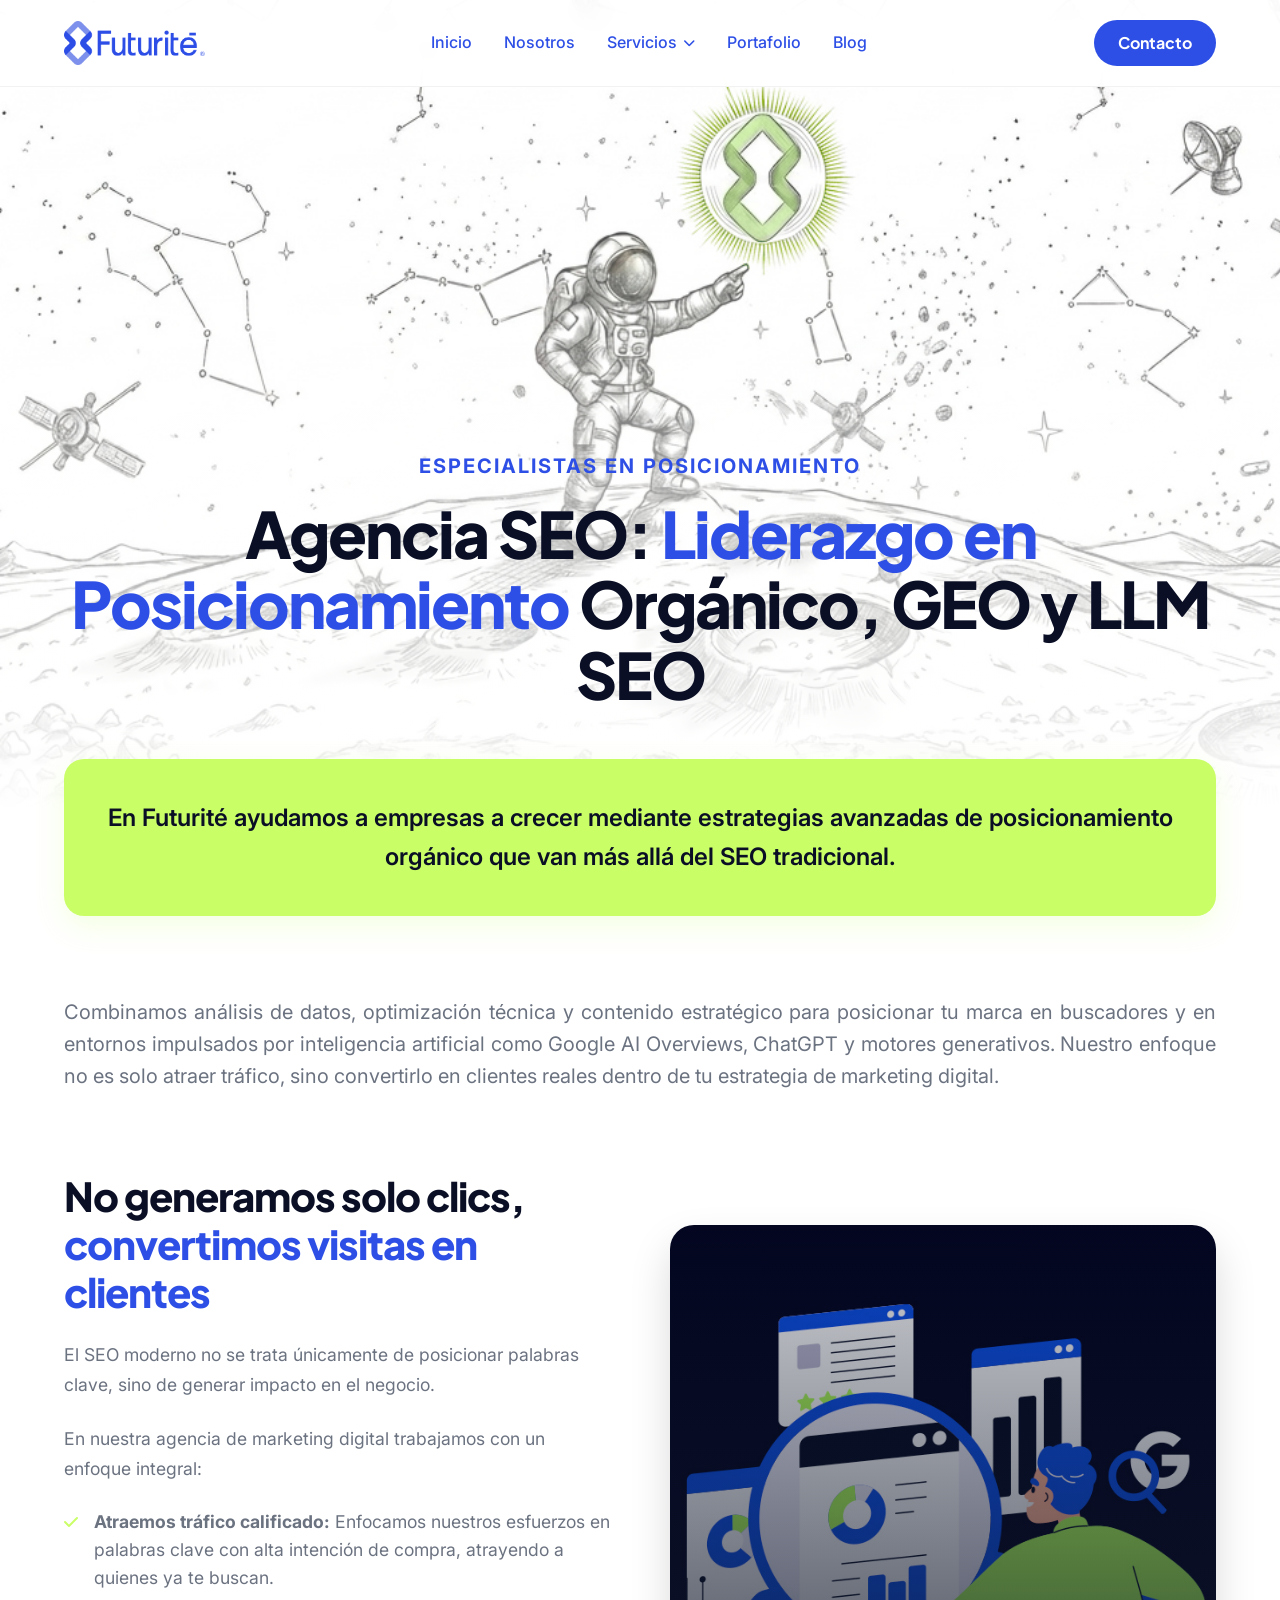
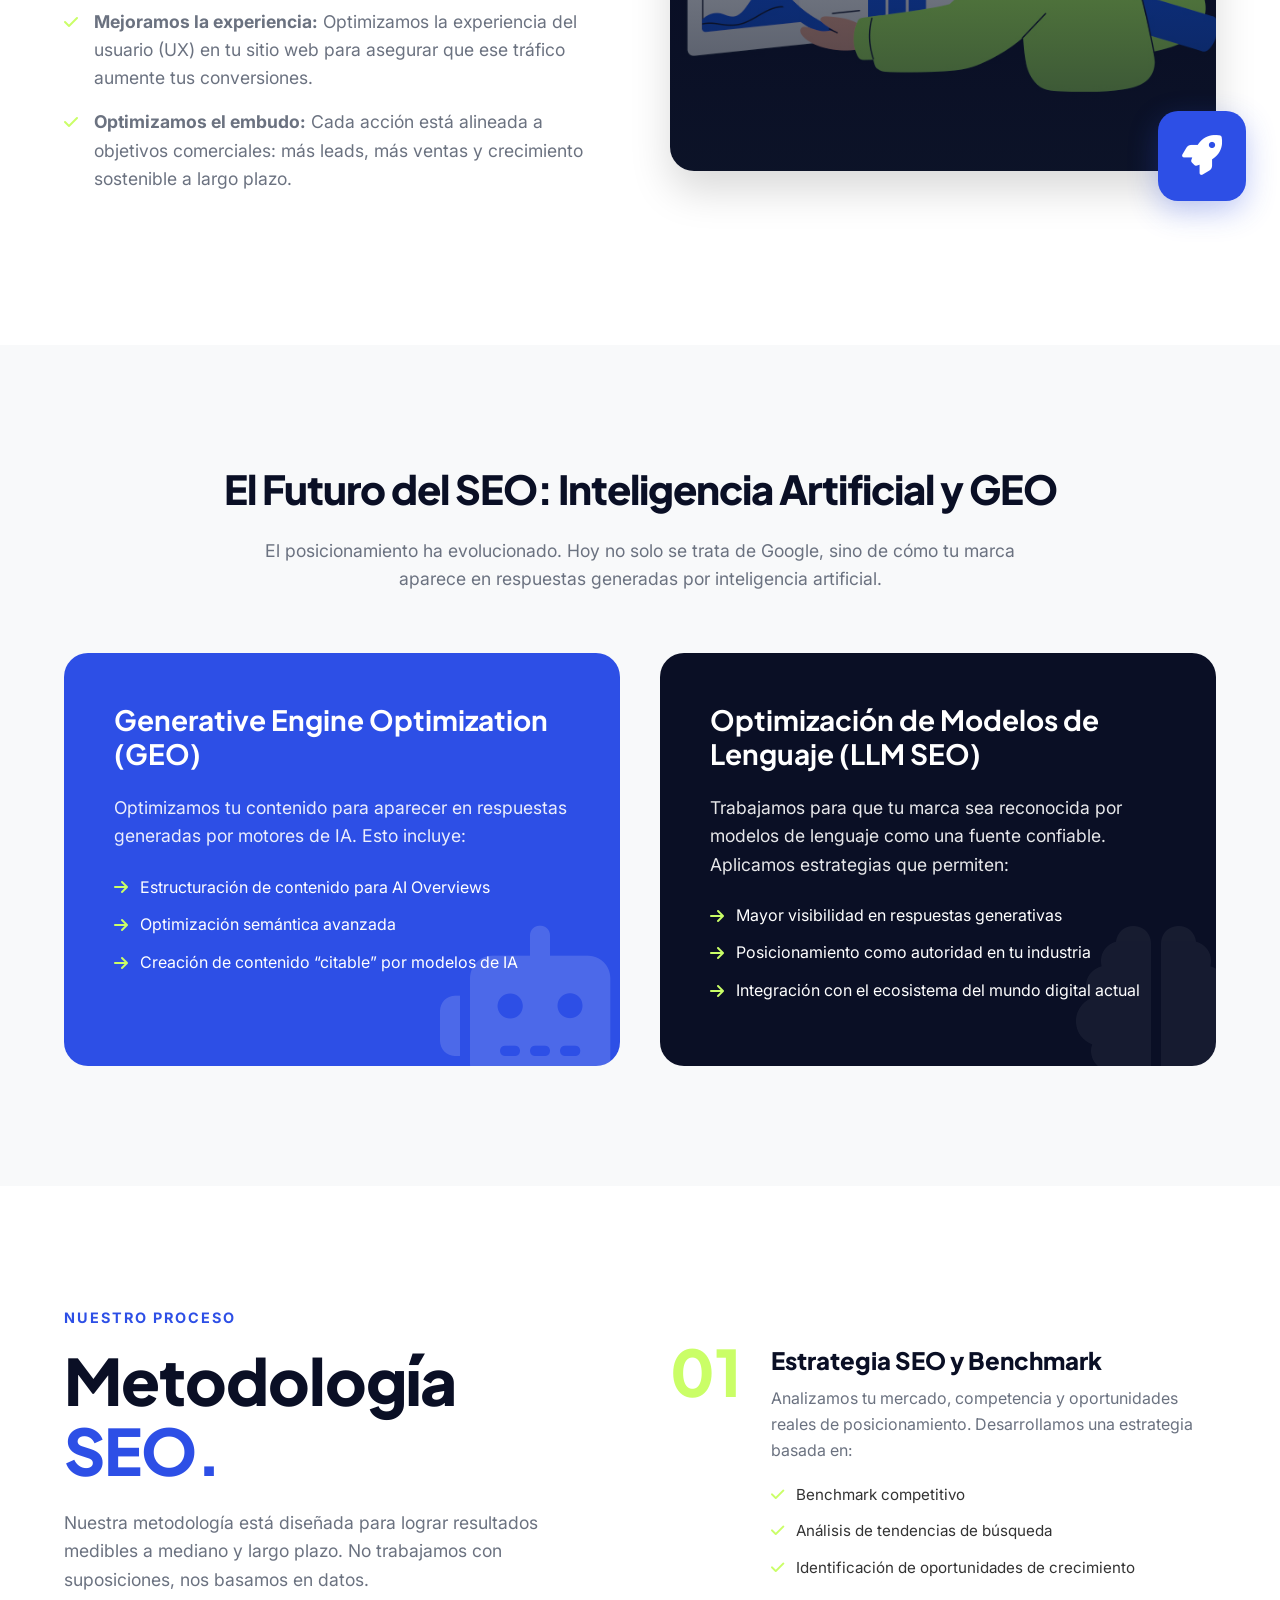
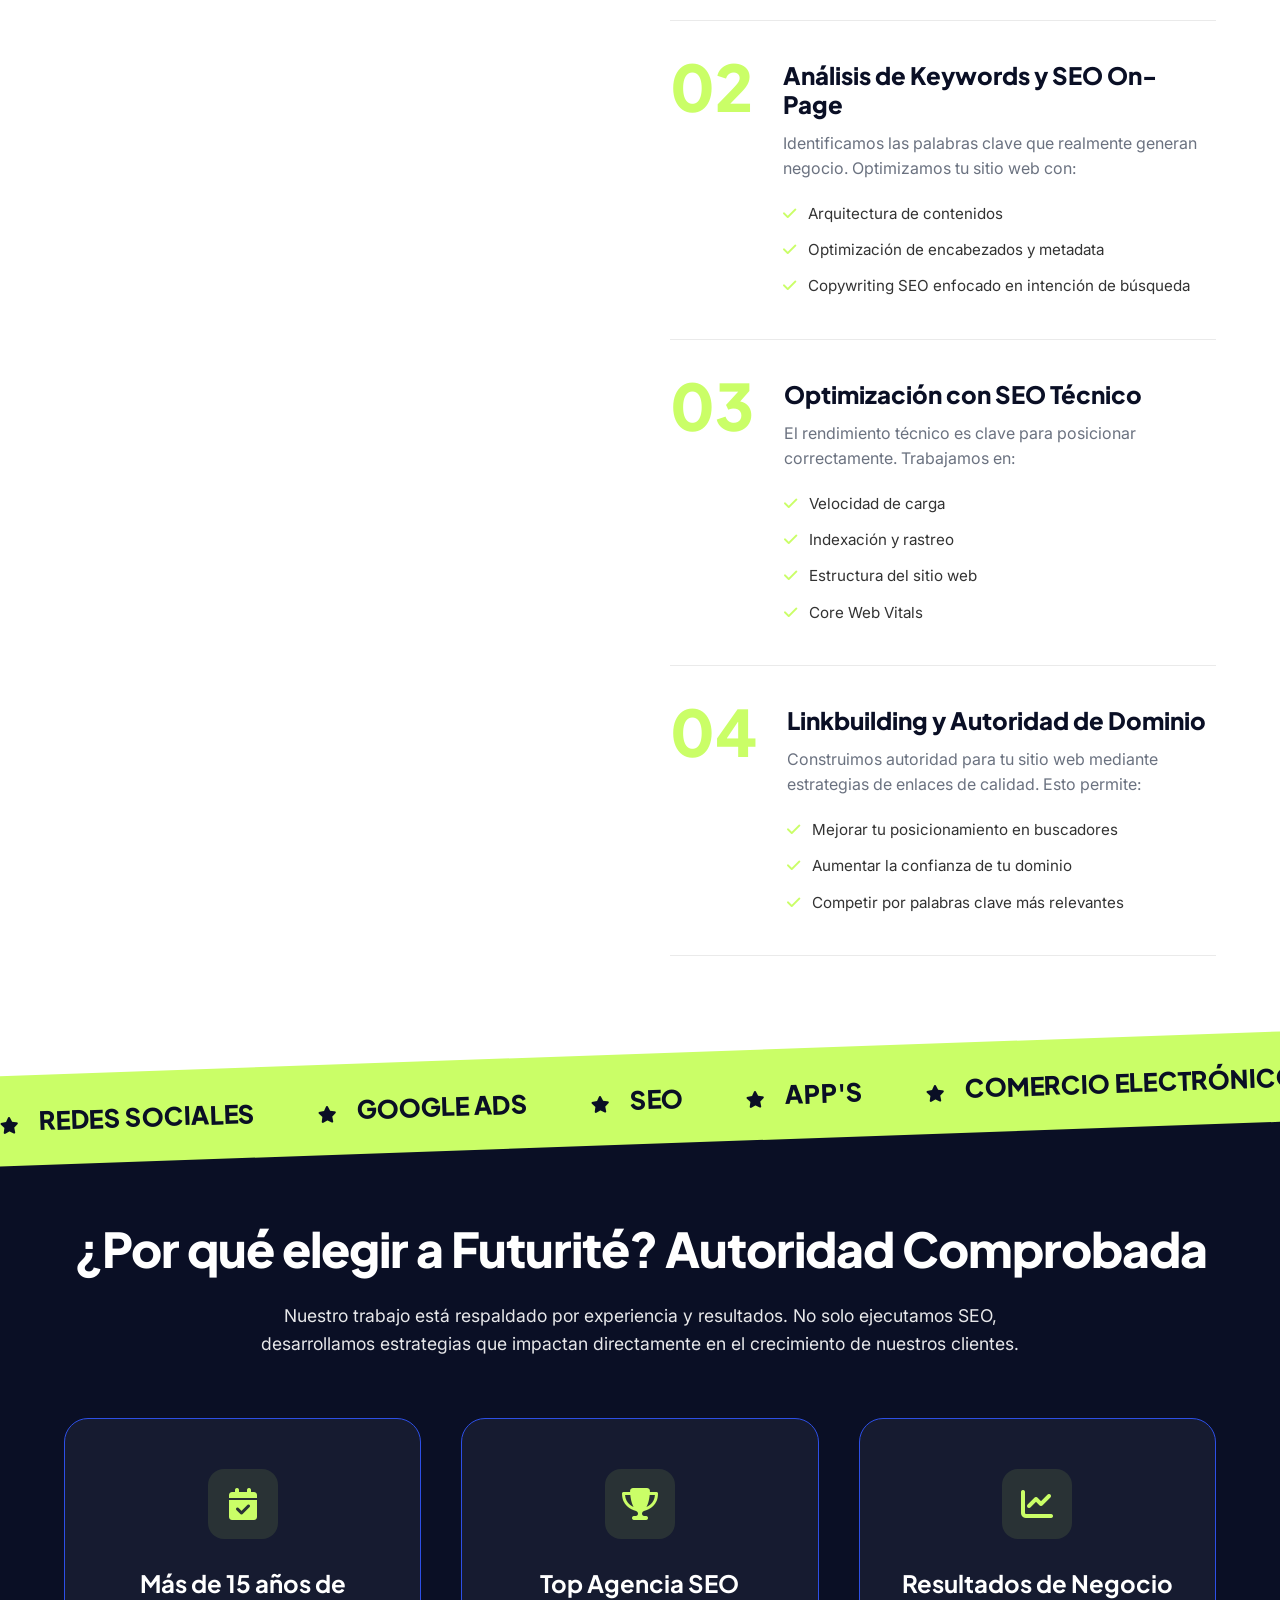
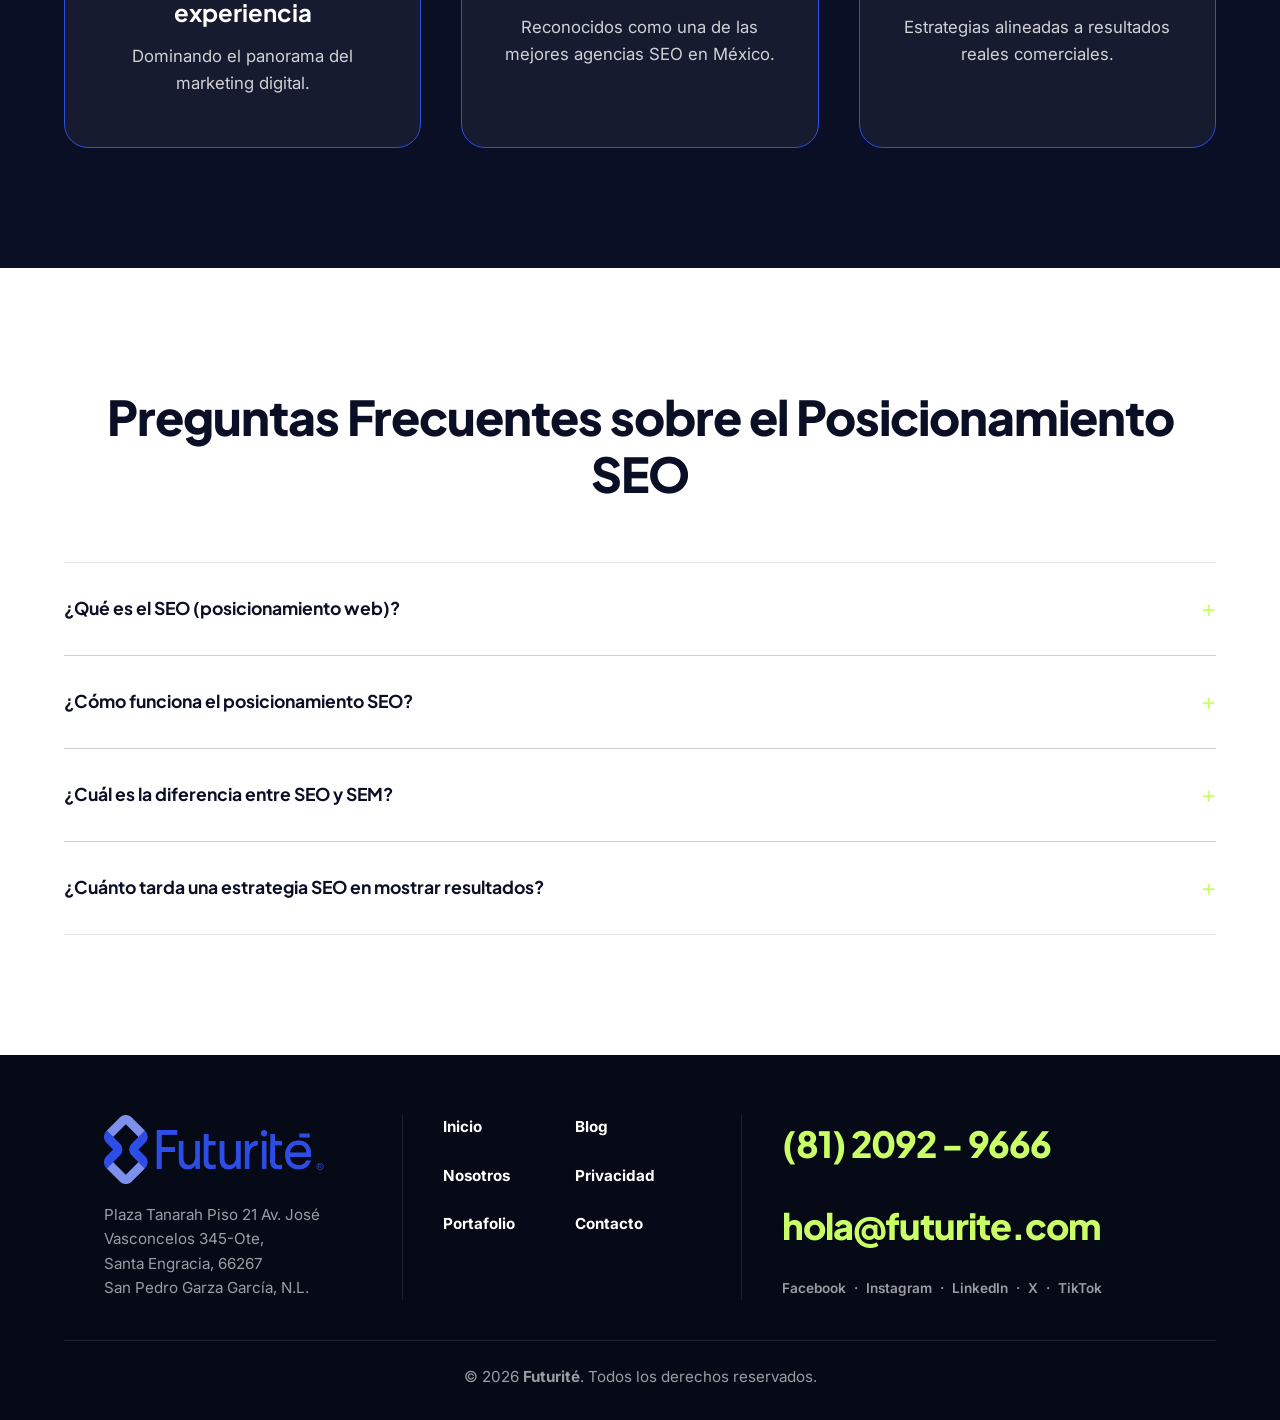
<file: agencia-seo.html>
<!DOCTYPE html>
<html lang="es">

<head>
    <meta charset="UTF-8">
    <meta name="viewport" content="width=device-width, initial-scale=1.0">
    <title>Agencia SEO en Monterrey | Posicionamiento Orgánico, GEO y LLM | Futurité</title>
    <meta name="description"
        content="Agencia de Google Ads en Monterrey: Maximiza tu ROAS con Expertos Certificados. Generamos más leads, ventas y mejor retorno de inversión.">

    <!-- Schema Markup JSON-LD -->
    <script type="application/ld+json">
    {
      "@context": "https://schema.org",
      "@type": "LocalBusiness",
      "name": "Futurité",
      "image": "https://futurite.com/assets/logo_futurite_ch.png",
      "url": "https://futurite.com",
      "telephone": "8120929666",
      "address": {
        "@type": "PostalAddress",
        "streetAddress": "Plaza Tanarah Piso 21 Av. José Vasconcelos 345-Ote",
        "addressLocality": "San Pedro Garza García",
        "addressRegion": "N.L.",
        "postalCode": "66267",
        "addressCountry": "MX"
      },
      "foundingDate": "2009",
      "founders": [
        {
          "@type": "Person",
          "name": "Equipo Directivo Futurité"
        }
      ],
      "sameAs": [
        "https://www.facebook.com/futurite",
        "https://www.instagram.com/futurite",
        "https://www.linkedin.com/company/futurite"
      ]
    }
    </script>

    
    <script type="application/ld+json">
    {
      "@context": "https://schema.org",
      "@type": "FAQPage",
      "mainEntity": [{
        "@type": "Question",
        "name": "¿Qué es el SEO (posicionamiento web)?",
        "acceptedAnswer": {
          "@type": "Answer",
          "text": "El SEO es el conjunto de estrategias que permiten mejorar la visibilidad de un sitio web en los resultados orgánicos de buscadores como Google."
        }
      },{
        "@type": "Question",
        "name": "¿Cómo funciona el posicionamiento SEO?",
        "acceptedAnswer": {
          "@type": "Answer",
          "text": "Funciona optimizando distintos factores como contenido, estructura del sitio, autoridad del dominio y experiencia del usuario para mejorar el ranking en buscadores."
        }
      },{
        "@type": "Question",
        "name": "¿Cuál es la diferencia entre SEO y SEM?",
        "acceptedAnswer": {
          "@type": "Answer",
          "text": "El SEO se enfoca en resultados orgánicos a mediano y largo plazo, mientras que el SEM (como Google Ads) se basa en publicidad pagada para obtener resultados inmediatos."
        }
      },{
        "@type": "Question",
        "name": "¿Cuánto tarda una estrategia SEO en mostrar resultados?",
        "acceptedAnswer": {
          "@type": "Answer",
          "text": "Depende del mercado y la competencia, pero generalmente los resultados sólidos de una estrategia SEO profesional comienzan a notarse entre el tercer y sexto mes de ejecución continua."
        }
      }]
    }
    </script>


    <link rel="preconnect" href="https://fonts.googleapis.com">
    <link rel="preconnect" href="https://fonts.gstatic.com" crossorigin>
    <link
        href="https://fonts.googleapis.com/css2?family=Inter:wght@400;500;600&family=Plus+Jakarta+Sans:wght@500;600;700;800&display=swap"
        rel="stylesheet">
    <link rel="stylesheet" href="https://cdnjs.cloudflare.com/ajax/libs/font-awesome/6.4.0/css/all.min.css">
    <link rel="stylesheet" href="style.css">
    <link rel="icon" type="image/png" href="./assets/favicon.png">
</head>

<body style="background: url('./assets/bg_nosotros.jpg') center -70px/cover fixed no-repeat;">

    <!-- Header Navigation (Minimal) -->
    <header class="navbar" style="background: rgba(255, 255, 255, 0.95);">
        <div class="container nav-container">
            <div class="logo">
                <a href="index.html">
                    <img src="./assets/logo_futurite_ch.png" alt="Futurité" class="nav-logo-img">
                </a>
            </div>
            <nav class="nav-links">
                <a href="index.html#home">Inicio</a>
                <a href="nosotros.html">Nosotros</a>
                <div class="nav-dropdown">
                    <a href="index.html#servicios" class="dropdown-toggle"
                        style="display:flex; align-items:center; gap:6px;">Servicios <i class="fa-solid fa-chevron-down"
                            style="font-size: 0.75rem;"></i></a>
                    <ul class="dropdown-menu">
                        <li><a href="agencia-de-redes-sociales.html">Redes Sociales</a></li>
                        <li><a href="agencia-de-google-ads.html">Google Ads</a></li>
                        <li><a href="agencia-seo.html">SEO</a></li>
                        <li><a href="desarrollo-aplicaciones-moviles.html">APP'S</a></li>
                        <li><a href="comercio-electronico.html">Comercio Electrónico</a></li>
                        <li><a href="marketing-medico.html">Marketing médico</a></li>
                    </ul>
                </div>
                <a href="portafolio.html">Portafolio</a>
                <a href="https://futurite.com/blog-marketing-digital/" target="_blank"
                    rel="noopener noreferrer">Blog</a>
                <!-- Mobile ONLY Button -->
                <a href="contacto.html" class="btn btn-primary nav-btn-mobile">Contacto</a>
            </nav>
            <a href="contacto.html" class="btn btn-primary nav-btn">Contacto</a>
            <!-- Hamburger Toggle -->
            <button class="mobile-menu-btn" aria-label="Abrir Menú"><i class="fa-solid fa-bars"></i></button>
        </div>
    </header>

    
    <!-- H1 Header Section -->
    <section class="nosotros-header" style="position: relative; padding: 450px 0 100px; text-align: center; background: linear-gradient(to bottom, rgba(255, 255, 255, 0) 0%, rgba(255, 255, 255, 1) 100%); color: var(--clr-base); overflow: hidden;">
        <div class="container" style="position: relative; z-index: 2;">
            <span style="display: block; font-size: 1.25rem; color: var(--clr-primary); font-weight: 700; letter-spacing: 2px; text-transform: uppercase; margin-bottom: 16px;">Especialistas en Posicionamiento</span>
            <h1 style="font-size: clamp(3rem, 5vw, 4rem); font-family: var(--font-heading); font-weight: 800; letter-spacing: -2px; margin-bottom: 0; line-height: 1.1; color: var(--clr-contrast);">
                Agencia SEO: <span style="color: var(--clr-primary);">Liderazgo en Posicionamiento</span> Orgánico, GEO y LLM SEO</h1>
        </div>
    </section>

    <!-- Main Content Wrapper (White Background) -->
    <main style="background-color: var(--clr-base); border-radius: 0; padding: 60px 0 0; position: relative; z-index: 10;">

        <!-- Green Banner Container -->
        <div class="container" style="margin-top: -110px; margin-bottom: 80px; position: relative; z-index: 10;">
            <div style="background-color: var(--clr-accent); color: var(--clr-contrast); padding: 40px; border-radius: 20px; text-align: center; box-shadow: 0 10px 30px rgba(202, 254, 103, 0.2);">
                <p style="font-size: 1.5rem; font-weight: 600; margin: 0;">En Futurité ayudamos a empresas a crecer mediante estrategias avanzadas de posicionamiento orgánico que van más allá del SEO tradicional.</p>
            </div>
        </div>

        <!-- Intro Section -->
        <section class="container" style="margin-top: 40px; margin-bottom: 80px; text-align: center;">
            <p style="font-size: 1.25rem; color: var(--clr-muted); line-height: 1.6; margin: 0 auto 40px; text-align: justify;">
                Combinamos análisis de datos, optimización técnica y contenido estratégico para posicionar tu marca en buscadores y en entornos impulsados por inteligencia artificial como Google AI Overviews, ChatGPT y motores generativos. Nuestro enfoque no es solo atraer tráfico, sino convertirlo en clientes reales dentro de tu estrategia de marketing digital.
            </p>
        </section>
        
        <section class="container" style="margin-bottom: 120px;">
            <div style="display: grid; grid-template-columns: repeat(auto-fit, minmax(350px, 1fr)); gap: 60px; align-items: center;">
                <div>
                    <h2 style="font-size: 2.5rem; font-family: var(--font-heading); font-weight: 800; color: var(--clr-contrast); margin-bottom: 24px; line-height: 1.2;">No generamos solo clics,<br><span style="color: var(--clr-primary);">convertimos visitas en clientes</span></h2>
                    <p style="color: var(--clr-muted); font-size: 1.1rem; line-height: 1.7; margin-bottom: 24px;">El SEO moderno no se trata únicamente de posicionar palabras clave, sino de generar impacto en el negocio.</p>
                    <p style="color: var(--clr-muted); font-size: 1.1rem; line-height: 1.7; margin-bottom: 24px;">En nuestra agencia de marketing digital trabajamos con un enfoque integral:</p>
                    <ul style="list-style: none; padding: 0; margin: 0 0 32px 0;">
                        <li style="margin-bottom: 16px; display: flex; align-items: flex-start; gap: 16px;">
                            <i class="fa-solid fa-check" style="color: var(--clr-accent); margin-top: 6px;"></i>
                            <span style="color: var(--clr-muted); font-size: 1.1rem;"><strong>Atraemos tráfico calificado:</strong> Enfocamos nuestros esfuerzos en palabras clave con alta intención de compra, atrayendo a quienes ya te buscan.</span>
                        </li>
                        <li style="margin-bottom: 16px; display: flex; align-items: flex-start; gap: 16px;">
                            <i class="fa-solid fa-check" style="color: var(--clr-accent); margin-top: 6px;"></i>
                            <span style="color: var(--clr-muted); font-size: 1.1rem;"><strong>Mejoramos la experiencia:</strong> Optimizamos la experiencia del usuario (UX) en tu sitio web para asegurar que ese tráfico aumente tus conversiones.</span>
                        </li>
                        <li style="margin-bottom: 16px; display: flex; align-items: flex-start; gap: 16px;">
                            <i class="fa-solid fa-check" style="color: var(--clr-accent); margin-top: 6px;"></i>
                            <span style="color: var(--clr-muted); font-size: 1.1rem;"><strong>Optimizamos el embudo:</strong> Cada acción está alineada a objetivos comerciales: más leads, más ventas y crecimiento sostenible a largo plazo.</span>
                        </li>
                    </ul>
                </div>
                <div style="position: relative;">
                    <div style="width: 100%; aspect-ratio: 1/1; background: linear-gradient(rgba(15, 23, 42, 0.2), rgba(15, 23, 42, 0.8)), url('./assets/hombre_resultados_google.jpg') center/cover no-repeat; border-radius: 24px; box-shadow: 0 20px 40px rgba(0,0,0,0.15);"></div>
                    <div style="position: absolute; bottom: -30px; right: -30px; background: var(--clr-primary); color: #fff; padding: 24px; border-radius: 20px; box-shadow: 0 10px 30px rgba(45, 79, 230, 0.3);">
                        <i class="fa-solid fa-rocket" style="font-size: 2.5rem;"></i>
                    </div>
                </div>
            </div>
        </section>



        <!-- Gráficas Reales 
        <div class="container">
            <hr style="border: 0; border-top: 1px solid #eaeaea; margin: 0;">
        </div>
        <section class="container" style="padding: 120px 0; text-align: center;">
            <div style="margin-bottom: 35px;">
                <h2 style="font-family: var(--font-heading); font-weight: 800; font-size: 2.5rem; color: var(--clr-contrast);">Crecimiento Comprobado con Datos Reales</h2>
                <p style="font-size: 1.1rem; color: var(--clr-muted); max-width: 800px; margin: 20px auto 0;">Nuestro compromiso se refleja en el tráfico orgánico sostenido y en aumento que logramos para nuestros clientes a través de estrategias SEO avanzadas.</p>
            </div>
            
            <div style="background: #fff; padding: 30px; border-radius: 24px; box-shadow: 0 20px 40px rgba(0,0,0,0.05); display: inline-block; max-width: 100%;">
                <img src="./assets/seo_growth_chart.png" alt="Gráfica de crecimiento orgánico en Google Search Console y Semrush" style="max-width: 100%; max-height: 600px; width: auto; object-fit: contain; border-radius: 12px; border: 1px solid #eaeaea;">
                <p style="color: var(--clr-muted); font-size: 0.9rem; margin-top: 20px; font-style: italic;">(Captura de pantalla real de la gráfica de crecimiento de tráfico de Semrush / Google Search Console)</p>
            </div>
        </section>
        -->


        <!-- El Futuro del SEO: Inteligencia Artificial y GEO -->
        <section style="padding: 120px 0; background-color: #F8F9FA;">
            <div class="container">
                <div style="text-align: center; margin-bottom: 60px;">
                    <h2 style="font-family: var(--font-heading); font-weight: 800; font-size: 2.5rem; color: var(--clr-contrast);">El Futuro del SEO: Inteligencia Artificial y GEO</h2>
                    <p style="font-size: 1.1rem; color: var(--clr-muted); max-width: 800px; margin: 20px auto 0;">El posicionamiento ha evolucionado. Hoy no solo se trata de Google, sino de cómo tu marca aparece en respuestas generadas por inteligencia artificial.</p>
                </div>
                
                <div style="display: grid; grid-template-columns: repeat(auto-fit, minmax(400px, 1fr)); gap: 40px;">
                    <div style="background: var(--clr-primary); color: #fff; padding: 50px; border-radius: 24px; position: relative; overflow: hidden;">
                        <i class="fa-solid fa-robot" style="position: absolute; right: -20px; bottom: -20px; font-size: 10rem; color: #fff; opacity: 0.15; pointer-events: none;"></i>
                        <h3 style="font-size: 1.75rem; font-family: var(--font-heading); color: #fff; margin-bottom: 24px; position: relative; z-index: 2;">Generative Engine Optimization (GEO)</h3>
                        <p style="font-size: 1.1rem; line-height: 1.6; opacity: 0.9; margin-bottom: 24px; position: relative; z-index: 2;">Optimizamos tu contenido para aparecer en respuestas generadas por motores de IA. Esto incluye:</p>
                        <ul style="list-style: none; padding: 0; margin: 0; position: relative; z-index: 2;">
                            <li style="margin-bottom: 12px; display: flex; align-items: center; gap: 12px;"><i class="fa-solid fa-arrow-right" style="color: var(--clr-accent);"></i><span>Estructuración de contenido para AI Overviews</span></li>
                            <li style="margin-bottom: 12px; display: flex; align-items: center; gap: 12px;"><i class="fa-solid fa-arrow-right" style="color: var(--clr-accent);"></i><span>Optimización semántica avanzada</span></li>
                            <li style="margin-bottom: 12px; display: flex; align-items: center; gap: 12px;"><i class="fa-solid fa-arrow-right" style="color: var(--clr-accent);"></i><span>Creación de contenido “citable” por modelos de IA</span></li>
                        </ul>
                    </div>
                    <div style="background: var(--clr-contrast); color: #fff; padding: 50px; border-radius: 24px; position: relative; overflow: hidden;">
                        <i class="fa-solid fa-brain" style="position: absolute; right: -20px; bottom: -20px; font-size: 10rem; color: #fff; opacity: 0.05; pointer-events: none;"></i>
                        <h3 style="font-size: 1.75rem; font-family: var(--font-heading); color: #fff; margin-bottom: 24px; position: relative; z-index: 2;">Optimización de Modelos de Lenguaje (LLM SEO)</h3>
                        <p style="font-size: 1.1rem; line-height: 1.6; opacity: 0.9; margin-bottom: 24px; position: relative; z-index: 2;">Trabajamos para que tu marca sea reconocida por modelos de lenguaje como una fuente confiable. Aplicamos estrategias que permiten:</p>
                        <ul style="list-style: none; padding: 0; margin: 0; position: relative; z-index: 2;">
                            <li style="margin-bottom: 12px; display: flex; align-items: center; gap: 12px;"><i class="fa-solid fa-arrow-right" style="color: var(--clr-accent);"></i><span>Mayor visibilidad en respuestas generativas</span></li>
                            <li style="margin-bottom: 12px; display: flex; align-items: center; gap: 12px;"><i class="fa-solid fa-arrow-right" style="color: var(--clr-accent);"></i><span>Posicionamiento como autoridad en tu industria</span></li>
                            <li style="margin-bottom: 12px; display: flex; align-items: center; gap: 12px;"><i class="fa-solid fa-arrow-right" style="color: var(--clr-accent);"></i><span>Integración con el ecosistema del mundo digital actual</span></li>
                        </ul>
                    </div>
                </div>
            </div>
        </section>

        <!-- Nuestra Metodología SEO (Cards layout) -->
        <section style="background: var(--clr-base); padding: 120px 0;">
            <div class="container"
                style="display: grid; grid-template-columns: repeat(auto-fit, minmax(400px, 1fr)); gap: 60px; align-items: start;">
                <!-- Left Column -->
                <div style="position: sticky; top: 120px;">
                    <span
                        style="color: var(--clr-primary); font-size: 0.9rem; font-weight: 700; letter-spacing: 2px; text-transform: uppercase; display: block; margin-bottom: 16px;">Nuestro
                        Proceso</span>
                    <h2
                        style="font-size: clamp(3rem, 5vw, 4.5rem); font-weight: 800; font-family: var(--font-heading); line-height: 1.1; color: var(--clr-contrast); margin-bottom: 24px; letter-spacing: -1px;">
                        Metodología<br><span style="color: var(--clr-primary);">SEO.</span>
                    </h2>
                    <p style="color: var(--clr-muted); font-size: 1.1rem; line-height: 1.6; max-width: 90%;">Nuestra metodología está diseñada para lograr resultados medibles a mediano y largo plazo. No trabajamos con suposiciones, nos basamos en datos.</p>
                </div>

                <!-- Right Column -->
                <div>
                    <!-- Step 1 -->
                    <div style="display: flex; gap: 30px; padding: 40px 0; border-bottom: 1px solid #eaeaea;">
                        <div style="font-size: clamp(3.5rem, 5vw, 5.5rem); font-weight: 800; color: var(--clr-accent); line-height: 0.8; font-family: var(--font-heading);">01</div>
                        <div>
                            <h4 style="font-size: 1.5rem; margin-bottom: 12px; color: var(--clr-contrast); font-family: var(--font-heading); font-weight: 800; line-height: 1.2;">Estrategia SEO y Benchmark</h4>
                            <p style="color: var(--clr-muted); font-size: 1rem; line-height: 1.6; margin-bottom: 20px;">Analizamos tu mercado, competencia y oportunidades reales de posicionamiento. Desarrollamos una estrategia basada en:</p>
                            <ul style="font-size: 0.95rem; color: var(--clr-text); padding-left: 0; list-style: none; margin: 0;">
                                <li style="margin-bottom: 12px; display: flex; align-items: flex-start; gap: 12px;"><i class="fa-solid fa-check" style="color: var(--clr-accent); margin-top: 4px;"></i> <span>Benchmark competitivo</span></li>
                                <li style="margin-bottom: 12px; display: flex; align-items: flex-start; gap: 12px;"><i class="fa-solid fa-check" style="color: var(--clr-accent); margin-top: 4px;"></i> <span>Análisis de tendencias de búsqueda</span></li>
                                <li style="display: flex; align-items: flex-start; gap: 12px;"><i class="fa-solid fa-check" style="color: var(--clr-accent); margin-top: 4px;"></i> <span>Identificación de oportunidades de crecimiento</span></li>
                            </ul>
                        </div>
                    </div>

                    <!-- Step 2 -->
                    <div style="display: flex; gap: 30px; padding: 40px 0; border-bottom: 1px solid #eaeaea;">
                        <div style="font-size: clamp(3.5rem, 5vw, 5.5rem); font-weight: 800; color: var(--clr-accent); line-height: 0.8; font-family: var(--font-heading);">02</div>
                        <div>
                            <h4 style="font-size: 1.5rem; margin-bottom: 12px; color: var(--clr-contrast); font-family: var(--font-heading); font-weight: 800; line-height: 1.2;">Análisis de Keywords y SEO On-Page</h4>
                            <p style="color: var(--clr-muted); font-size: 1rem; line-height: 1.6; margin-bottom: 20px;">Identificamos las palabras clave que realmente generan negocio. Optimizamos tu sitio web con:</p>
                            <ul style="font-size: 0.95rem; color: var(--clr-text); padding-left: 0; list-style: none; margin: 0;">
                                <li style="margin-bottom: 12px; display: flex; align-items: flex-start; gap: 12px;"><i class="fa-solid fa-check" style="color: var(--clr-accent); margin-top: 4px;"></i> <span>Arquitectura de contenidos</span></li>
                                <li style="margin-bottom: 12px; display: flex; align-items: flex-start; gap: 12px;"><i class="fa-solid fa-check" style="color: var(--clr-accent); margin-top: 4px;"></i> <span>Optimización de encabezados y metadata</span></li>
                                <li style="display: flex; align-items: flex-start; gap: 12px;"><i class="fa-solid fa-check" style="color: var(--clr-accent); margin-top: 4px;"></i> <span>Copywriting SEO enfocado en intención de búsqueda</span></li>
                            </ul>
                        </div>
                    </div>

                    <!-- Step 3 -->
                    <div style="display: flex; gap: 30px; padding: 40px 0; border-bottom: 1px solid #eaeaea;">
                        <div style="font-size: clamp(3.5rem, 5vw, 5.5rem); font-weight: 800; color: var(--clr-accent); line-height: 0.8; font-family: var(--font-heading);">03</div>
                        <div>
                            <h4 style="font-size: 1.5rem; margin-bottom: 12px; color: var(--clr-contrast); font-family: var(--font-heading); font-weight: 800; line-height: 1.2;">Optimización con SEO Técnico</h4>
                            <p style="color: var(--clr-muted); font-size: 1rem; line-height: 1.6; margin-bottom: 20px;">El rendimiento técnico es clave para posicionar correctamente. Trabajamos en:</p>
                            <ul style="font-size: 0.95rem; color: var(--clr-text); padding-left: 0; list-style: none; margin: 0;">
                                <li style="margin-bottom: 12px; display: flex; align-items: flex-start; gap: 12px;"><i class="fa-solid fa-check" style="color: var(--clr-accent); margin-top: 4px;"></i> <span>Velocidad de carga</span></li>
                                <li style="margin-bottom: 12px; display: flex; align-items: flex-start; gap: 12px;"><i class="fa-solid fa-check" style="color: var(--clr-accent); margin-top: 4px;"></i> <span>Indexación y rastreo</span></li>
                                <li style="margin-bottom: 12px; display: flex; align-items: flex-start; gap: 12px;"><i class="fa-solid fa-check" style="color: var(--clr-accent); margin-top: 4px;"></i> <span>Estructura del sitio web</span></li>
                                <li style="display: flex; align-items: flex-start; gap: 12px;"><i class="fa-solid fa-check" style="color: var(--clr-accent); margin-top: 4px;"></i> <span>Core Web Vitals</span></li>
                            </ul>
                        </div>
                    </div>

                    <!-- Step 4 -->
                    <div style="display: flex; gap: 30px; padding: 40px 0; border-bottom: 1px solid #eaeaea;">
                        <div style="font-size: clamp(3.5rem, 5vw, 5.5rem); font-weight: 800; color: var(--clr-accent); line-height: 0.8; font-family: var(--font-heading);">04</div>
                        <div>
                            <h4 style="font-size: 1.5rem; margin-bottom: 12px; color: var(--clr-contrast); font-family: var(--font-heading); font-weight: 800; line-height: 1.2;">Linkbuilding y Autoridad de Dominio</h4>
                            <p style="color: var(--clr-muted); font-size: 1rem; line-height: 1.6; margin-bottom: 20px;">Construimos autoridad para tu sitio web mediante estrategias de enlaces de calidad. Esto permite:</p>
                            <ul style="font-size: 0.95rem; color: var(--clr-text); padding-left: 0; list-style: none; margin: 0;">
                                <li style="margin-bottom: 12px; display: flex; align-items: flex-start; gap: 12px;"><i class="fa-solid fa-check" style="color: var(--clr-accent); margin-top: 4px;"></i> <span>Mejorar tu posicionamiento en buscadores</span></li>
                                <li style="margin-bottom: 12px; display: flex; align-items: flex-start; gap: 12px;"><i class="fa-solid fa-check" style="color: var(--clr-accent); margin-top: 4px;"></i> <span>Aumentar la confianza de tu dominio</span></li>
                                <li style="display: flex; align-items: flex-start; gap: 12px;"><i class="fa-solid fa-check" style="color: var(--clr-accent); margin-top: 4px;"></i> <span>Competir por palabras clave más relevantes</span></li>
                            </ul>
                        </div>
                    </div>

                </div>
            </div>
        </section>

        <!-- Cinta Animada de Servicios (Marquee) -->
        <div style="overflow: hidden; width: 100%; max-width: 100vw; padding: 40px 0; margin-top: -60px; margin-bottom: -82px; position: relative; z-index: 20; box-sizing: border-box;">
            <div style="background: var(--clr-accent); color: var(--clr-contrast); padding: 24px 0; white-space: nowrap; transform: rotate(-2deg) scale(1.05); width: 100%; position: relative; z-index: 10;">
                <div style="display: flex; width: max-content; animation: serviceMarquee 35s linear infinite;">
                    <div style="display: flex; gap: 60px; padding: 0 30px; align-items: center;">
                        <a href="agencia-de-redes-sociales.html" style="font-size: 1.5rem; font-weight: 800; text-transform: uppercase; font-family: var(--font-heading); text-decoration: none; color: inherit; transition: opacity 0.3s;" onmouseover="this.style.opacity='0.7'" onmouseout="this.style.opacity='1'"><i class="fa-solid fa-star" style="font-size: 1rem; margin-right: 15px;"></i> Redes Sociales</a>
                        <a href="agencia-de-google-ads.html" style="font-size: 1.5rem; font-weight: 800; text-transform: uppercase; font-family: var(--font-heading); text-decoration: none; color: inherit; transition: opacity 0.3s;" onmouseover="this.style.opacity='0.7'" onmouseout="this.style.opacity='1'"><i class="fa-solid fa-star" style="font-size: 1rem; margin-right: 15px;"></i> Google Ads</a>
                        <a href="agencia-seo.html" style="font-size: 1.5rem; font-weight: 800; text-transform: uppercase; font-family: var(--font-heading); text-decoration: none; color: inherit; transition: opacity 0.3s;" onmouseover="this.style.opacity='0.7'" onmouseout="this.style.opacity='1'"><i class="fa-solid fa-star" style="font-size: 1rem; margin-right: 15px;"></i> SEO</a>
                        <a href="desarrollo-aplicaciones-moviles.html" style="font-size: 1.5rem; font-weight: 800; text-transform: uppercase; font-family: var(--font-heading); text-decoration: none; color: inherit; transition: opacity 0.3s;" onmouseover="this.style.opacity='0.7'" onmouseout="this.style.opacity='1'"><i class="fa-solid fa-star" style="font-size: 1rem; margin-right: 15px;"></i> APP'S</a>
                        <a href="comercio-electronico.html" style="font-size: 1.5rem; font-weight: 800; text-transform: uppercase; font-family: var(--font-heading); text-decoration: none; color: inherit; transition: opacity 0.3s;" onmouseover="this.style.opacity='0.7'" onmouseout="this.style.opacity='1'"><i class="fa-solid fa-star" style="font-size: 1rem; margin-right: 15px;"></i> Comercio Electrónico</a>
                        <a href="marketing-medico.html" style="font-size: 1.5rem; font-weight: 800; text-transform: uppercase; font-family: var(--font-heading); text-decoration: none; color: inherit; transition: opacity 0.3s;" onmouseover="this.style.opacity='0.7'" onmouseout="this.style.opacity='1'"><i class="fa-solid fa-star" style="font-size: 1rem; margin-right: 15px;"></i> Marketing Médico</a>
                    </div>
                    <div style="display: flex; gap: 60px; padding: 0 30px; align-items: center;">
                        <a href="agencia-de-redes-sociales.html" style="font-size: 1.5rem; font-weight: 800; text-transform: uppercase; font-family: var(--font-heading); text-decoration: none; color: inherit; transition: opacity 0.3s;" onmouseover="this.style.opacity='0.7'" onmouseout="this.style.opacity='1'"><i class="fa-solid fa-star" style="font-size: 1rem; margin-right: 15px;"></i> Redes Sociales</a>
                        <a href="agencia-de-google-ads.html" style="font-size: 1.5rem; font-weight: 800; text-transform: uppercase; font-family: var(--font-heading); text-decoration: none; color: inherit; transition: opacity 0.3s;" onmouseover="this.style.opacity='0.7'" onmouseout="this.style.opacity='1'"><i class="fa-solid fa-star" style="font-size: 1rem; margin-right: 15px;"></i> Google Ads</a>
                        <a href="agencia-seo.html" style="font-size: 1.5rem; font-weight: 800; text-transform: uppercase; font-family: var(--font-heading); text-decoration: none; color: inherit; transition: opacity 0.3s;" onmouseover="this.style.opacity='0.7'" onmouseout="this.style.opacity='1'"><i class="fa-solid fa-star" style="font-size: 1rem; margin-right: 15px;"></i> SEO</a>
                        <a href="desarrollo-aplicaciones-moviles.html" style="font-size: 1.5rem; font-weight: 800; text-transform: uppercase; font-family: var(--font-heading); text-decoration: none; color: inherit; transition: opacity 0.3s;" onmouseover="this.style.opacity='0.7'" onmouseout="this.style.opacity='1'"><i class="fa-solid fa-star" style="font-size: 1rem; margin-right: 15px;"></i> APP'S</a>
                        <a href="comercio-electronico.html" style="font-size: 1.5rem; font-weight: 800; text-transform: uppercase; font-family: var(--font-heading); text-decoration: none; color: inherit; transition: opacity 0.3s;" onmouseover="this.style.opacity='0.7'" onmouseout="this.style.opacity='1'"><i class="fa-solid fa-star" style="font-size: 1rem; margin-right: 15px;"></i> Comercio Electrónico</a>
                        <a href="marketing-medico.html" style="font-size: 1.5rem; font-weight: 800; text-transform: uppercase; font-family: var(--font-heading); text-decoration: none; color: inherit; transition: opacity 0.3s;" onmouseover="this.style.opacity='0.7'" onmouseout="this.style.opacity='1'"><i class="fa-solid fa-star" style="font-size: 1rem; margin-right: 15px;"></i> Marketing Médico</a>
                    </div>
                </div>
                <style>
                    @keyframes serviceMarquee {
                        from { transform: translateX(0); }
                        to { transform: translateX(-50%); }
                    }
                </style>
            </div>
        </div>

        <!-- ¿Por qué elegir a Futurité? -->
        <section style="background: var(--clr-contrast); padding: 120px 0;">
            <div class="container"
                style="display: flex; flex-direction: column; align-items: center; text-align: center; color: #fff;">
                <h2 style="font-family: var(--font-heading); font-weight: 800; color: #fff; margin-bottom: 24px;">
                    ¿Por qué elegir a Futurité? Autoridad Comprobada</h2>
                <p style="font-size: 1.1rem; opacity: 0.9; max-width: 800px; margin-bottom: 60px; line-height: 1.6;">
                    Nuestro trabajo está respaldado por experiencia y resultados. No solo ejecutamos SEO, desarrollamos estrategias que impactan directamente en el crecimiento de nuestros clientes.</p>
                <div style="display: grid; grid-template-columns: repeat(auto-fit, minmax(300px, 1fr)); gap: 40px; width: 100%; text-align: center;">
                    <div style="background: rgba(255,255,255,0.05); border: 1px solid var(--clr-primary); padding: 50px 40px; border-radius: 24px; transition: transform var(--transition-fast);"
                        onmouseover="this.style.transform='translateY(-10px)';"
                        onmouseout="this.style.transform='translateY(0)';">
                        <div style="width: 70px; height: 70px; background: rgba(202, 254, 103, 0.1); border-radius: 16px; display: flex; align-items: center; justify-content: center; margin: 0 auto 30px; font-size: 2rem; color: var(--clr-accent);">
                            <i class="fa-solid fa-calendar-check"></i>
                        </div>
                        <h4 style="font-size: 1.5rem; margin-bottom: 16px; color: #fff;">Más de 15 años de experiencia</h4>
                        <p style="opacity: 0.8; font-size: 1.05rem; line-height: 1.6; margin: 0;">Dominando el panorama del marketing digital.</p>
                    </div>
                    <div style="background: rgba(255,255,255,0.05); border: 1px solid var(--clr-primary); padding: 50px 40px; border-radius: 24px; transition: transform var(--transition-fast);"
                        onmouseover="this.style.transform='translateY(-10px)';"
                        onmouseout="this.style.transform='translateY(0)';">
                        <div style="width: 70px; height: 70px; background: rgba(202, 254, 103, 0.1); border-radius: 16px; display: flex; align-items: center; justify-content: center; margin: 0 auto 30px; font-size: 2rem; color: var(--clr-accent);">
                            <i class="fa-solid fa-trophy"></i>
                        </div>
                        <h4 style="font-size: 1.5rem; margin-bottom: 16px; color: #fff;">Top Agencia SEO</h4>
                        <p style="opacity: 0.8; font-size: 1.05rem; line-height: 1.6; margin: 0;">Reconocidos como una de las mejores agencias SEO en México.</p>
                    </div>
                    <div style="background: rgba(255,255,255,0.05); border: 1px solid var(--clr-primary); padding: 50px 40px; border-radius: 24px; transition: transform var(--transition-fast);"
                        onmouseover="this.style.transform='translateY(-10px)';"
                        onmouseout="this.style.transform='translateY(0)';">
                        <div style="width: 70px; height: 70px; background: rgba(202, 254, 103, 0.1); border-radius: 16px; display: flex; align-items: center; justify-content: center; margin: 0 auto 30px; font-size: 2rem; color: var(--clr-accent);">
                            <i class="fa-solid fa-chart-line"></i>
                        </div>
                        <h4 style="font-size: 1.5rem; margin-bottom: 16px; color: #fff;">Resultados de Negocio</h4>
                        <p style="opacity: 0.8; font-size: 1.05rem; line-height: 1.6; margin: 0;">Estrategias alineadas a resultados reales comerciales.</p>
                    </div>
                </div>
            </div>
        </section>

        <!-- Preguntas Frecuentes (FAQ) -->
        <section class="faq-section" style="padding: 120px 0; background: var(--clr-base);">
            <div class="container">
                <div style="margin-bottom: 60px; text-align: center;">
                    <h2 style="font-family: var(--font-heading); font-weight: 800; color: var(--clr-contrast);">Preguntas Frecuentes sobre el Posicionamiento SEO</h2>
                </div>

                <div class="faq-accordion">
                    <!-- FAQ Item 1 -->
                    <details class="faq-item" name="faq-group-seo">
                        <summary class="faq-question"><h3 style="display:inline; font-size:inherit; font-weight:inherit; margin:0;">¿Qué es el SEO (posicionamiento web)?</h3></summary>
                        <div class="faq-answer">
                            <p>El SEO es el conjunto de estrategias que permiten mejorar la visibilidad de un sitio web en los resultados orgánicos de buscadores como Google.</p>
                        </div>
                    </details>

                    <!-- FAQ Item 2 -->
                    <details class="faq-item" name="faq-group-seo">
                        <summary class="faq-question"><h3 style="display:inline; font-size:inherit; font-weight:inherit; margin:0;">¿Cómo funciona el posicionamiento SEO?</h3></summary>
                        <div class="faq-answer">
                            <p>Funciona optimizando distintos factores como contenido, estructura del sitio, autoridad del dominio y experiencia del usuario para mejorar el ranking en buscadores.</p>
                        </div>
                    </details>

                    <!-- FAQ Item 3 -->
                    <details class="faq-item" name="faq-group-seo">
                        <summary class="faq-question"><h3 style="display:inline; font-size:inherit; font-weight:inherit; margin:0;">¿Cuál es la diferencia entre SEO y SEM?</h3></summary>
                        <div class="faq-answer">
                            <p>El SEO se enfoca en resultados orgánicos a mediano y largo plazo, mientras que el SEM (como Google Ads) se basa en publicidad pagada para obtener resultados inmediatos.</p>
                        </div>
                    </details>
                    
                    <!-- FAQ Item 4 -->
                    <details class="faq-item" name="faq-group-seo">
                        <summary class="faq-question"><h3 style="display:inline; font-size:inherit; font-weight:inherit; margin:0;">¿Cuánto tarda una estrategia SEO en mostrar resultados?</h3></summary>
                        <div class="faq-answer">
                            <p>Depende del mercado y la competencia, pero generalmente los resultados sólidos de una estrategia SEO profesional comienzan a notarse entre el tercer y sexto mes de ejecución continua.</p>
                        </div>
                    </details>
                </div>
            </div>
        </section>

    </main>

<!-- Footer -->
    <footer class="footer-alt">
        <div class="container">
            <div class="footer-alt-grid">

                <!-- Left Column -->
                <div class="footer-alt-col footer-alt-brand">
                    <img src="./assets/logo_futurite_ch.png" alt="Futurité" class="footer-alt-logo">
                    <p class="footer-alt-desc">
                        Plaza Tanarah Piso 21 Av. José Vasconcelos 345-Ote,<br>
                        Santa Engracia, 66267<br>
                        San Pedro Garza García, N.L.
                    </p>
                </div>

                <!-- Middle Column -->
                <div class="footer-alt-col footer-alt-links">
                    <div class="footer-links-col">
                        <a href="index.html#home">Inicio</a>
                        <a href="nosotros.html">Nosotros</a>
                        <a href="portafolio.html">Portafolio</a>
                    </div>
                    <div class="footer-links-col">
                        <a href="https://futurite.com/blog-marketing-digital/" target="_blank"
                            rel="noopener noreferrer">Blog</a>
                        <a href="privacidad.html">Privacidad</a>
                        <a href="contacto.html">Contacto</a>
                    </div>
                </div>

                <!-- Right Column -->
                <div class="footer-alt-col footer-alt-contact">
                    <a href="tel:8120929666" class="footer-big-link">(81) 2092 - 9666</a>
                    <a href="mailto:hola@futurite.com" class="footer-big-link">hola@futurite.com</a>

                    <div class="footer-alt-socials">
                        <a href="https://www.facebook.com/Futurite/" target="_blank"
                            rel="noopener noreferrer">Facebook</a> &middot;
                        <a href="https://www.instagram.com/futurite/" target="_blank"
                            rel="noopener noreferrer">Instagram</a> &middot;
                        <a href="https://mx.linkedin.com/company/futurite" target="_blank"
                            rel="noopener noreferrer">LinkedIn</a> &middot;
                        <a href="https://x.com/Futurite" target="_blank" rel="noopener noreferrer">X</a> &middot;
                        <a href="https://www.tiktok.com/@futurite_oficial" target="_blank"
                            rel="noopener noreferrer">TikTok</a>
                    </div>
                </div>

            </div>

            <div class="footer-alt-bottom">
                <p>&copy; 2026 <strong>Futurité</strong>. Todos los derechos reservados.</p>
            </div>
        </div>
    </footer>

    <script src="script.js"></script>
</body>

</html>
</file>
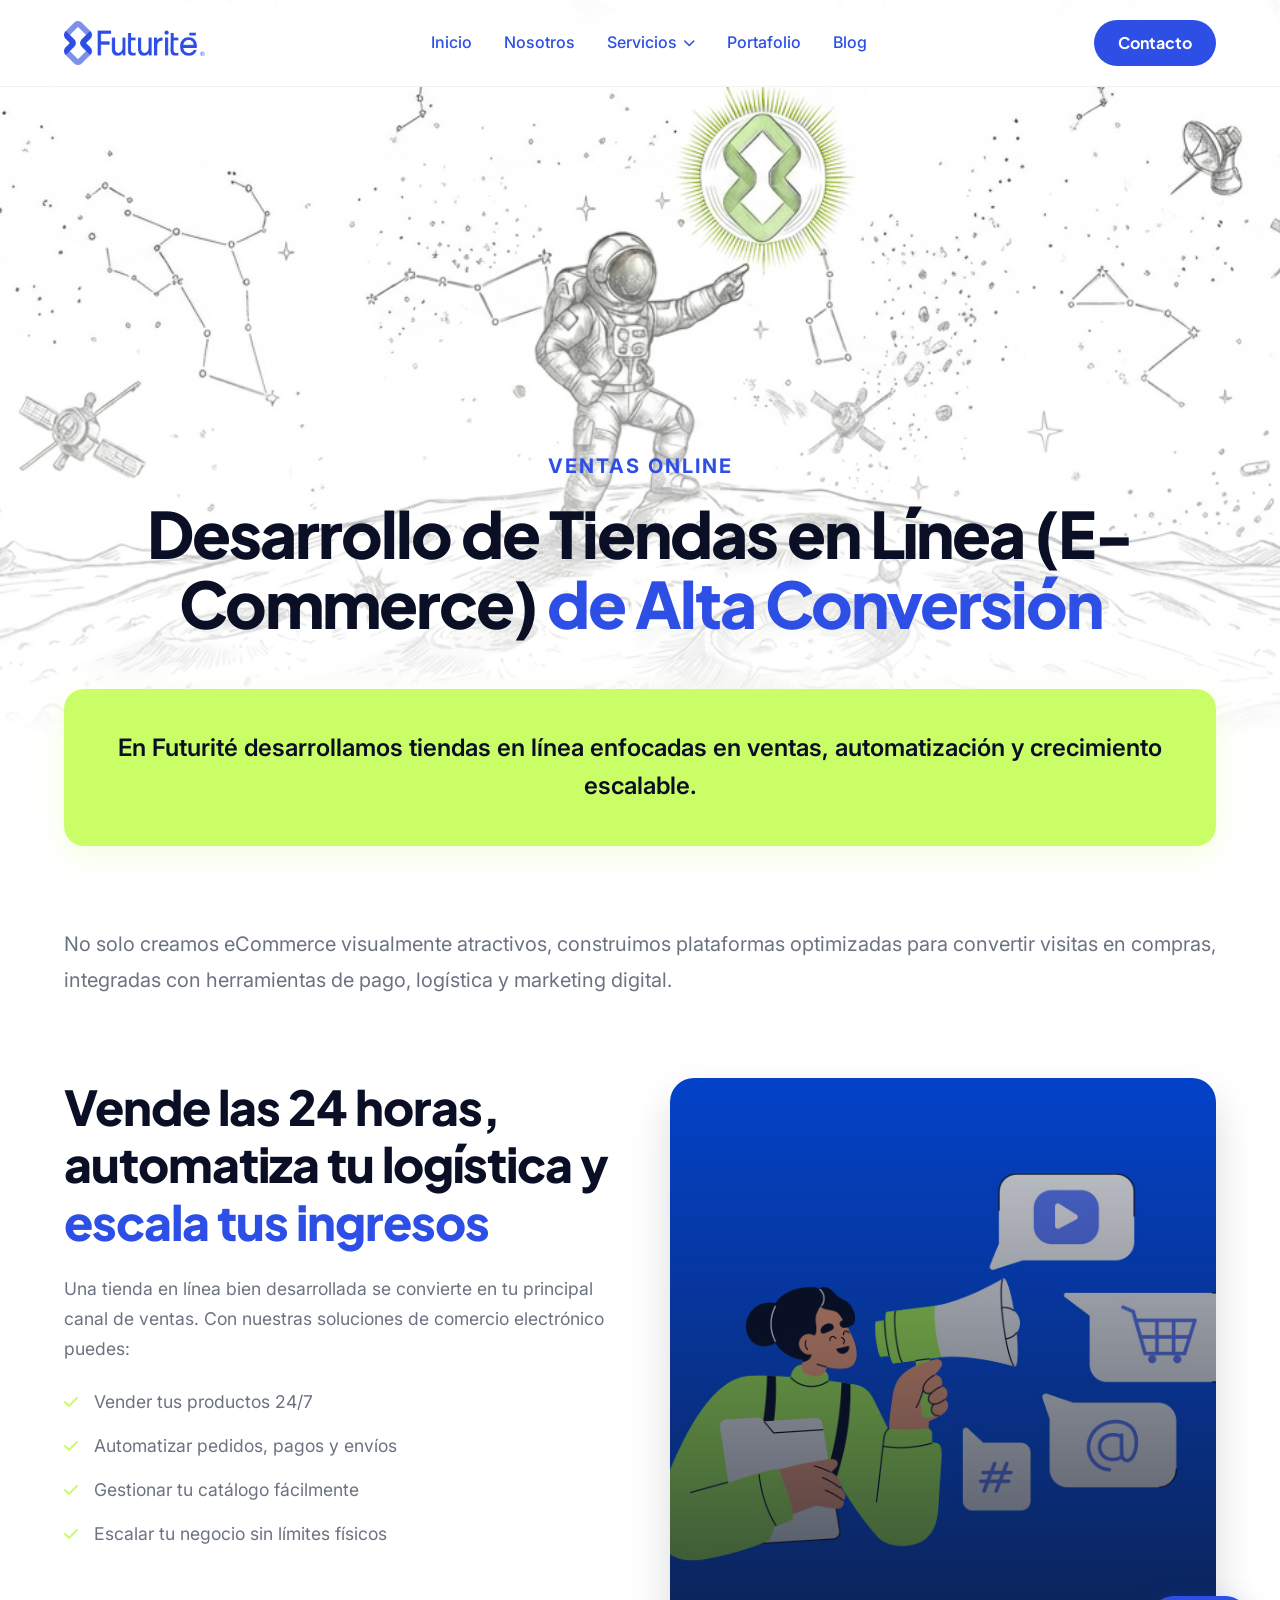
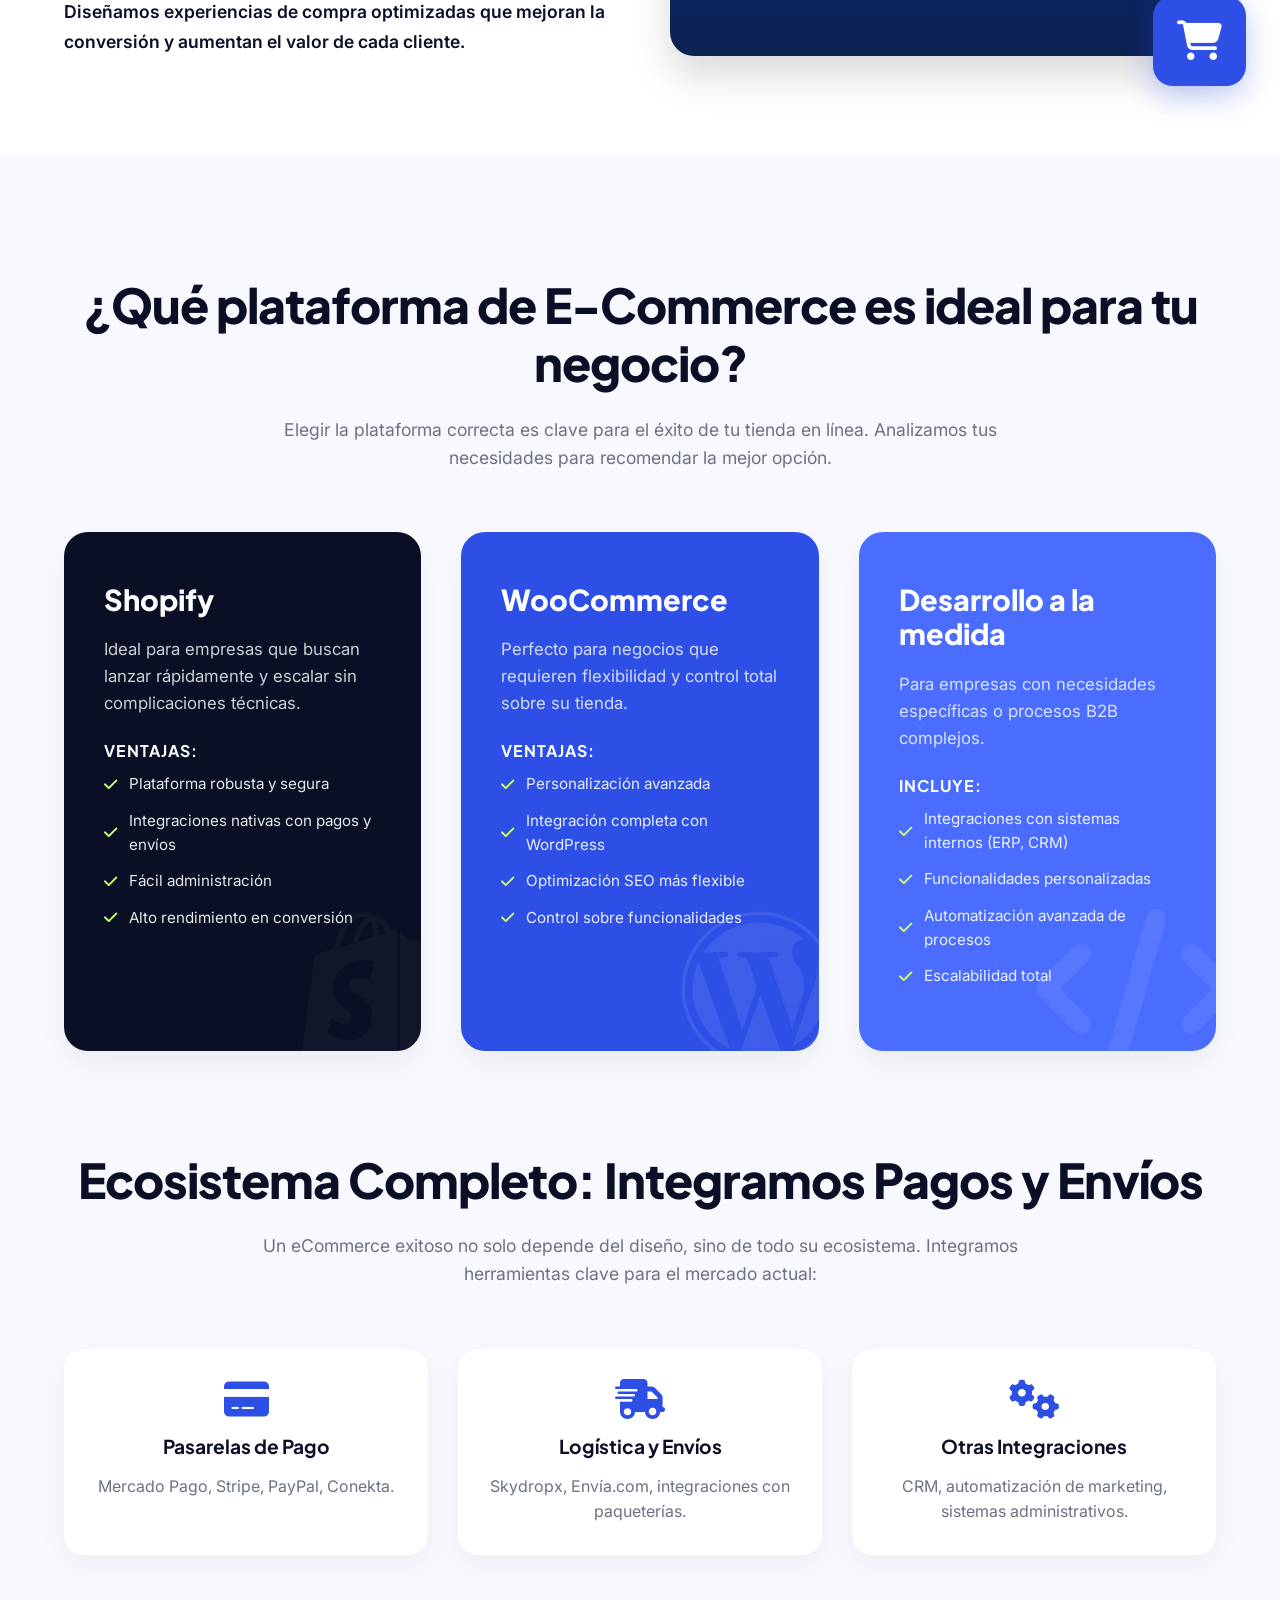
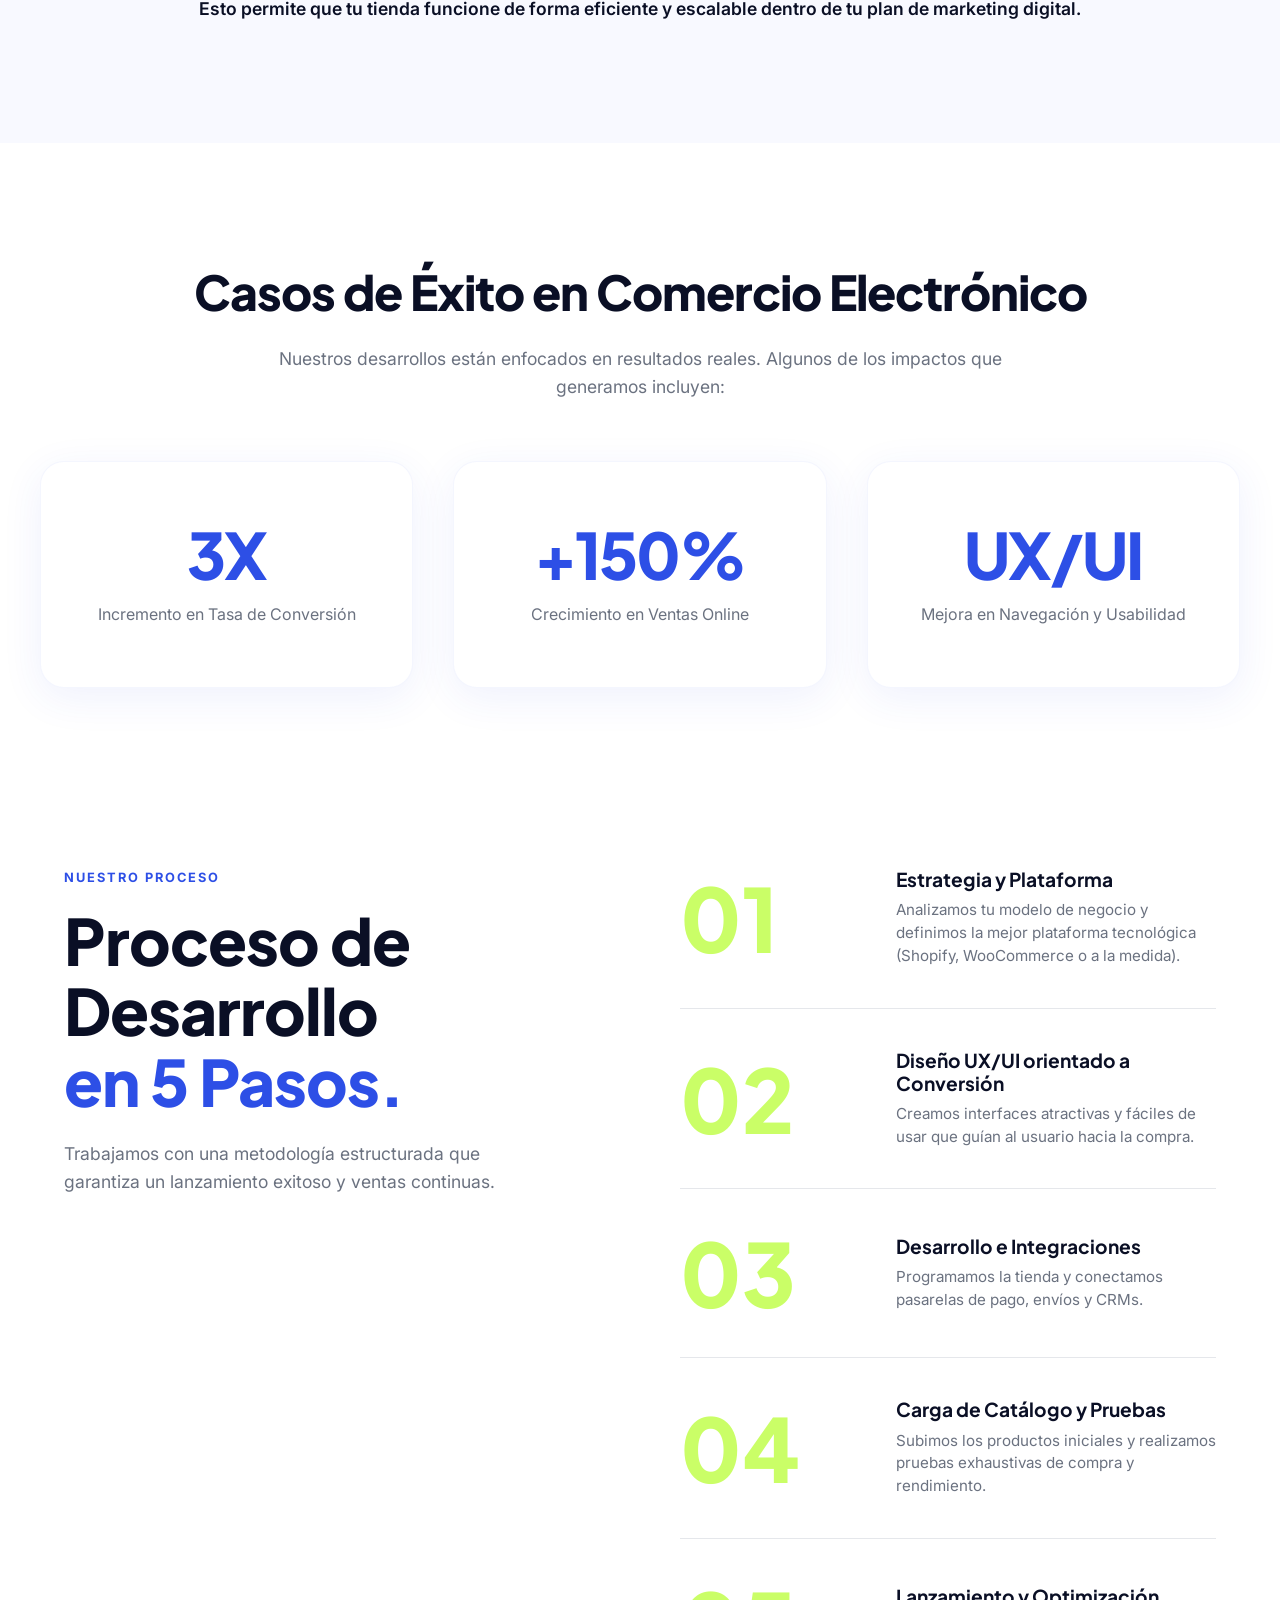
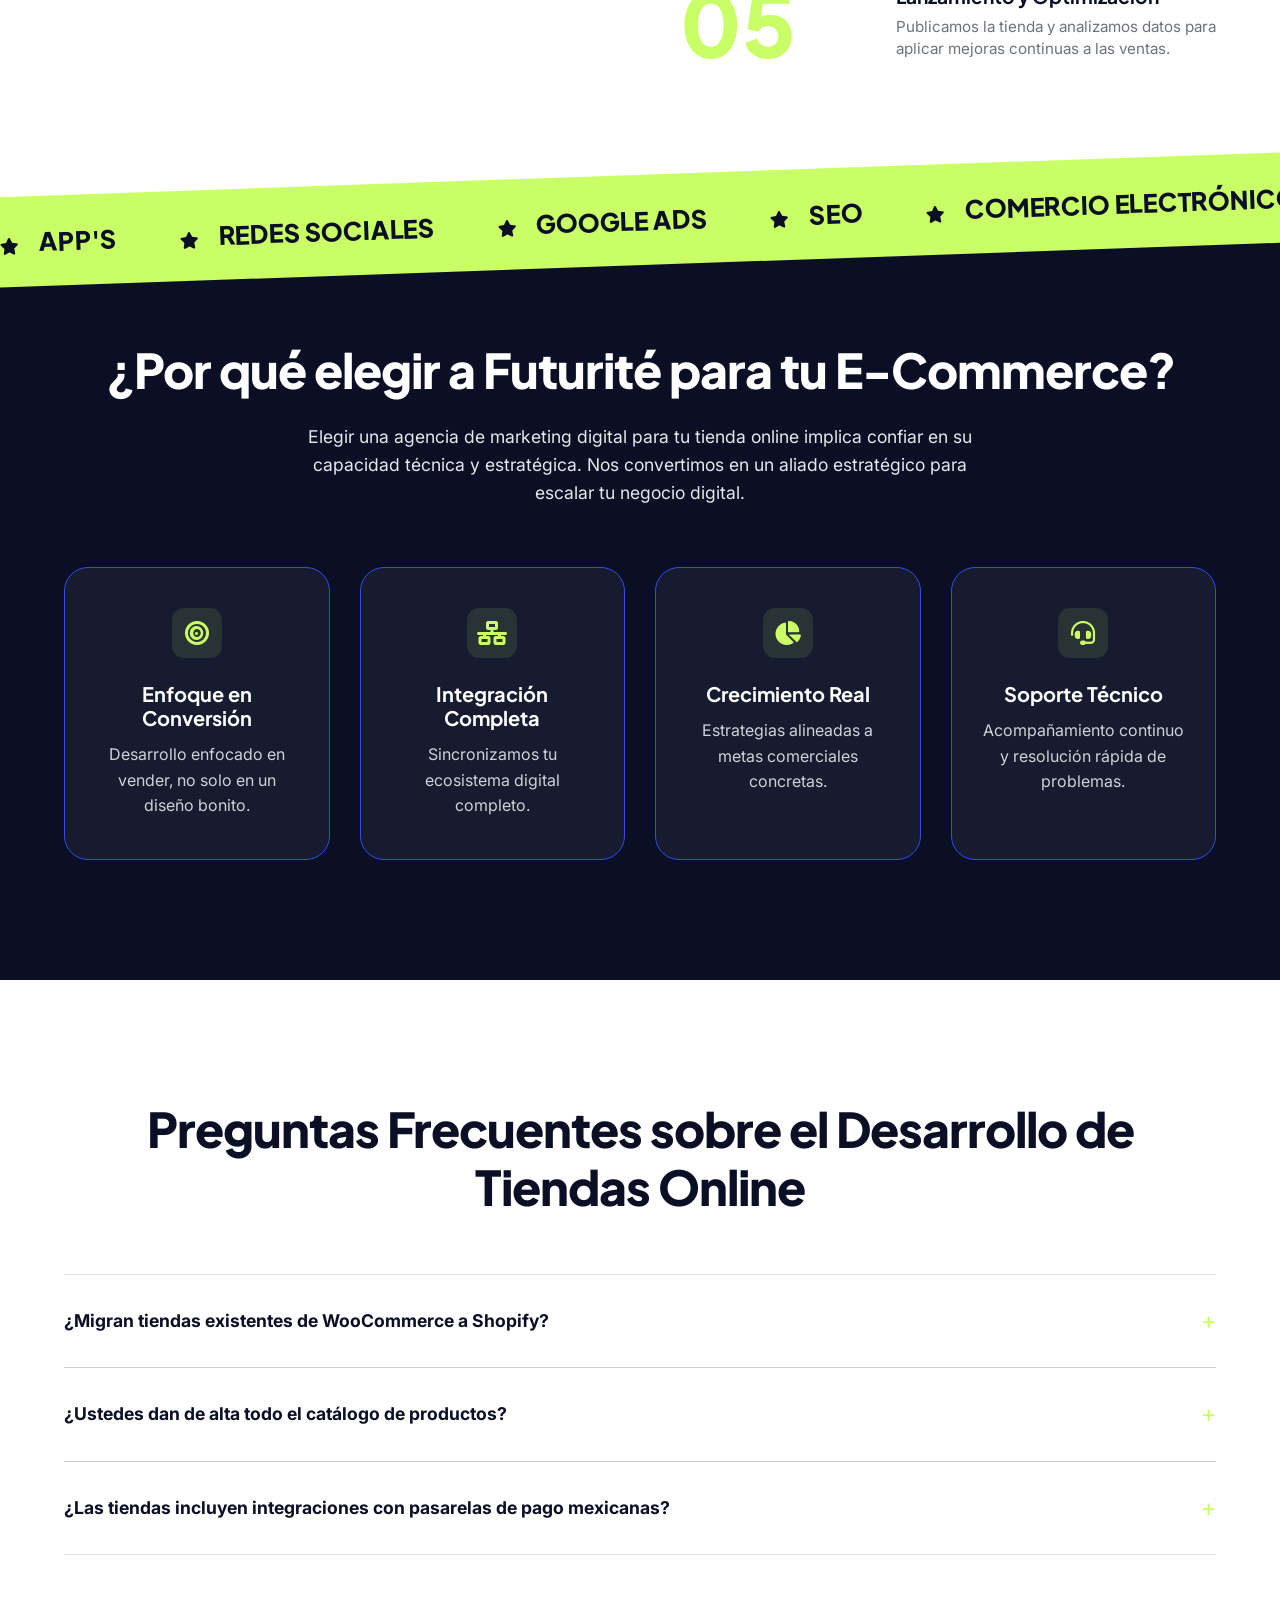
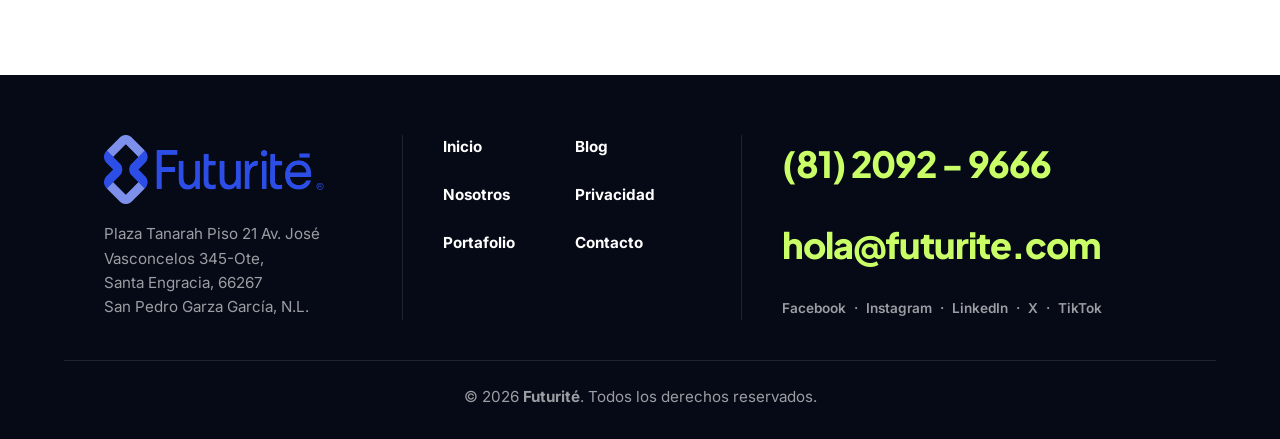
<file: comercio-electronico.html>
<!DOCTYPE html>
<html lang="es">

<head>
    <meta charset="UTF-8">
    <meta name="viewport" content="width=device-width, initial-scale=1.0">
    <title>Comercio Electrónico | Futurité</title>
    <meta name="description" content="Agencia de Desarrollo de Comercio Electrónico. Shopify, WooCommerce y Desarrollo a la medida.">

    <!-- Schema Markup JSON-LD -->
    <script type="application/ld+json">
    {
      "@context": "https://schema.org",
      "@type": "LocalBusiness",
      "name": "Futurité",
      "image": "https://futurite.com/assets/logo_futurite_ch.png",
      "url": "https://futurite.com",
      "telephone": "8120929666",
      "address": {
        "@type": "PostalAddress",
        "streetAddress": "Plaza Tanarah Piso 21 Av. José Vasconcelos 345-Ote",
        "addressLocality": "San Pedro Garza García",
        "addressRegion": "N.L.",
        "postalCode": "66267",
        "addressCountry": "MX"
      },
      "foundingDate": "2009",
      "founders": [
        {
          "@type": "Person",
          "name": "Equipo Directivo Futurité"
        }
      ],
      "sameAs": [
        "https://www.facebook.com/futurite",
        "https://www.instagram.com/futurite",
        "https://www.linkedin.com/company/futurite"
      ]
    }
    </script>

    
    <script type="application/ld+json">
    {
      "@context": "https://schema.org",
      "@type": "FAQPage",
      "mainEntity": [{
        "@type": "Question",
        "name": "¿Migran tiendas existentes de WooCommerce a Shopify?",
        "acceptedAnswer": {
          "@type": "Answer",
          "text": "Sí. Realizamos procesos de migración cuidando la estructura SEO, productos y datos para evitar pérdida de posicionamiento."
        }
      },{
        "@type": "Question",
        "name": "¿Ustedes dan de alta todo el catálogo de productos?",
        "acceptedAnswer": {
          "@type": "Answer",
          "text": "Sí. Podemos apoyar en la carga inicial de productos, organización de categorías y optimización del catálogo."
        }
      },{
        "@type": "Question",
        "name": "¿Las tiendas incluyen integraciones con pasarelas de pago mexicanas?",
        "acceptedAnswer": {
          "@type": "Answer",
          "text": "Sí. Integramos pasarelas como Mercado Pago, Stripe, PayPal y Conekta, adaptándonos a las necesidades del negocio."
        }
      }]
    }
    </script>


    <link rel="preconnect" href="https://fonts.googleapis.com">
    <link rel="preconnect" href="https://fonts.gstatic.com" crossorigin>
    <link
        href="https://fonts.googleapis.com/css2?family=Inter:wght@400;500;600&family=Plus+Jakarta+Sans:wght@500;600;700;800&display=swap"
        rel="stylesheet">
    <link rel="stylesheet" href="https://cdnjs.cloudflare.com/ajax/libs/font-awesome/6.4.0/css/all.min.css">
    <link rel="stylesheet" href="style.css">
    <link rel="icon" type="image/png" href="./assets/favicon.png">
</head>

<body style="background: url('./assets/bg_nosotros.jpg') center -70px/cover fixed no-repeat;">

    <!-- Header Navigation (Minimal) -->
    <header class="navbar" style="background: rgba(255, 255, 255, 0.95);">
        <div class="container nav-container">
            <div class="logo">
                <a href="index.html">
                    <img src="./assets/logo_futurite_ch.png" alt="Futurité" class="nav-logo-img">
                </a>
            </div>
            <nav class="nav-links">
                <a href="index.html#home">Inicio</a>
                <a href="nosotros.html">Nosotros</a>
                <div class="nav-dropdown">
                    <a href="index.html#servicios" class="dropdown-toggle"
                        style="display:flex; align-items:center; gap:6px;">Servicios <i class="fa-solid fa-chevron-down"
                            style="font-size: 0.75rem;"></i></a>
                    <ul class="dropdown-menu">
                        <li><a href="agencia-de-redes-sociales.html">Redes Sociales</a></li>
                        <li><a href="agencia-de-google-ads.html">Google Ads</a></li>
                        <li><a href="agencia-seo.html">SEO</a></li>
                        <li><a href="desarrollo-aplicaciones-moviles.html">APP'S</a></li>
                        <li><a href="comercio-electronico.html">Comercio Electrónico</a></li>
                        <li><a href="marketing-medico.html">Marketing médico</a></li>
                    </ul>
                </div>
                <a href="portafolio.html">Portafolio</a>
                <a href="https://futurite.com/blog-marketing-digital/" target="_blank"
                    rel="noopener noreferrer">Blog</a>
                <!-- Mobile ONLY Button -->
                <a href="contacto.html" class="btn btn-primary nav-btn-mobile">Contacto</a>
            </nav>
            <a href="contacto.html" class="btn btn-primary nav-btn">Contacto</a>
            <!-- Hamburger Toggle -->
            <button class="mobile-menu-btn" aria-label="Abrir Menú"><i class="fa-solid fa-bars"></i></button>
        </div>
    </header>

    
    <!-- H1 Header Section -->
    <section class="nosotros-header" style="position: relative; padding: 450px 0 100px; text-align: center; background: linear-gradient(to bottom, rgba(255, 255, 255, 0) 0%, rgba(255, 255, 255, 1) 100%); color: var(--clr-base); overflow: hidden;">
        <div class="container" style="position: relative; z-index: 2;">
            <span style="display: block; font-size: 1.25rem; color: var(--clr-primary); font-weight: 700; letter-spacing: 2px; text-transform: uppercase; margin-bottom: 16px;">Ventas Online</span>
            <h1 style="font-size: clamp(3rem, 5vw, 4rem); font-family: var(--font-heading); font-weight: 800; letter-spacing: -2px; margin-bottom: 0; line-height: 1.1; color: var(--clr-contrast);">
                Desarrollo de Tiendas en Línea (E-Commerce) <span style="color: var(--clr-primary);">de Alta Conversión</span></h1>
        </div>
    </section>

    <!-- Main Content Wrapper (White Background) -->
    <main style="background-color: var(--clr-base); border-radius: 0; padding: 60px 0 0; position: relative; z-index: 10;">

        <!-- Green Banner Container -->
        <div class="container" style="margin-top: -110px; margin-bottom: 80px; position: relative; z-index: 10;">
            <div style="background-color: var(--clr-accent); color: var(--clr-contrast); padding: 40px; border-radius: 20px; text-align: center; box-shadow: 0 10px 30px rgba(202, 254, 103, 0.2);">
                <p style="font-size: 1.5rem; font-weight: 600; margin: 0;">En Futurité desarrollamos tiendas en línea enfocadas en ventas, automatización y crecimiento escalable.</p>
            </div>
        </div>

        <!-- Intro Content -->
        <section class="container" style="margin-top: 40px; margin-bottom: 80px;">
            <div style="text-align: justify; font-size: 1.25rem; line-height: 1.8; color: var(--clr-muted);">
                <p>No solo creamos eCommerce visualmente atractivos, construimos plataformas optimizadas para convertir visitas en compras, integradas con herramientas de pago, logística y marketing digital.</p>
            </div>
        </section>

        <!-- Vende las 24 horas (2 Columnas) -->
        <section class="container" style="margin-bottom: 100px;">
            <div style="display: grid; grid-template-columns: repeat(auto-fit, minmax(350px, 1fr)); gap: 60px; align-items: stretch;">
                <div style="display: flex; flex-direction: column; justify-content: center;">
                    <h2 style="font-family: var(--font-heading); font-weight: 800; color: var(--clr-contrast); margin-bottom: 24px; line-height: 1.2;">Vende las 24 horas, automatiza tu logística y <span style="color: var(--clr-primary);">escala tus ingresos</span></h2>
                    <p style="color: var(--clr-muted); font-size: 1.1rem; line-height: 1.7; margin-bottom: 24px;">Una tienda en línea bien desarrollada se convierte en tu principal canal de ventas. Con nuestras soluciones de comercio electrónico puedes:</p>
                    <ul style="list-style: none; padding: 0; margin: 0 0 32px 0;">
                        <li style="margin-bottom: 16px; display: flex; align-items: flex-start; gap: 16px;"><i class="fa-solid fa-check" style="color: var(--clr-accent); margin-top: 6px;"></i><span style="color: var(--clr-muted); font-size: 1.1rem;">Vender tus productos 24/7</span></li>
                        <li style="margin-bottom: 16px; display: flex; align-items: flex-start; gap: 16px;"><i class="fa-solid fa-check" style="color: var(--clr-accent); margin-top: 6px;"></i><span style="color: var(--clr-muted); font-size: 1.1rem;">Automatizar pedidos, pagos y envíos</span></li>
                        <li style="margin-bottom: 16px; display: flex; align-items: flex-start; gap: 16px;"><i class="fa-solid fa-check" style="color: var(--clr-accent); margin-top: 6px;"></i><span style="color: var(--clr-muted); font-size: 1.1rem;">Gestionar tu catálogo fácilmente</span></li>
                        <li style="margin-bottom: 16px; display: flex; align-items: flex-start; gap: 16px;"><i class="fa-solid fa-check" style="color: var(--clr-accent); margin-top: 6px;"></i><span style="color: var(--clr-muted); font-size: 1.1rem;">Escalar tu negocio sin límites físicos</span></li>
                    </ul>
                    <p style="color: var(--clr-contrast); font-size: 1.1rem; line-height: 1.7; font-weight: 600;">Diseñamos experiencias de compra optimizadas que mejoran la conversión y aumentan el valor de cada cliente.</p>
                </div>
                <div style="position: relative; height: 100%; min-height: 350px;">
                    <div style="width: 100%; height: 100%; background: linear-gradient(rgba(15, 23, 42, 0.2), rgba(15, 23, 42, 0.8)), url('./assets/mujer_altavoz.jpg') center/cover no-repeat; border-radius: 24px; box-shadow: 0 20px 40px rgba(0,0,0,0.15);"></div>
                    <div style="position: absolute; bottom: -30px; right: -30px; background: var(--clr-primary); color: #fff; padding: 24px; border-radius: 20px; box-shadow: 0 10px 30px rgba(45, 79, 230, 0.3);">
                        <i class="fa-solid fa-cart-shopping" style="font-size: 2.5rem;"></i>
                    </div>
                </div>
            </div>
        </section>

        <!-- Plataformas de E-Commerce -->
        <section style="background: rgba(45, 79, 230, 0.03); padding: 120px 0;">
            <div class="container">
                <div style="text-align: center; margin-bottom: 60px;">
                    <h2 style="font-family: var(--font-heading); font-weight: 800; color: var(--clr-contrast); margin-bottom: 24px;">¿Qué plataforma de E-Commerce es ideal para tu negocio?</h2>
                    <p style="font-size: 1.1rem; color: var(--clr-muted); max-width: 800px; margin: 0 auto;">Elegir la plataforma correcta es clave para el éxito de tu tienda en línea. Analizamos tus necesidades para recomendar la mejor opción.</p>
                </div>
                
                <div style="display: grid; grid-template-columns: repeat(auto-fit, minmax(300px, 1fr)); gap: 40px; margin-bottom: 60px;">
                    <!-- Shopify -->
                    <div style="background: var(--clr-contrast); padding: 50px 40px; position: relative; overflow: hidden; color: #fff; border-radius: 24px; box-shadow: 0 15px 30px rgba(0,0,0,0.05);">
                        <div style="position: absolute; bottom: -20px; right: -20px; font-size: 10rem; color: #fff; opacity: 0.03; pointer-events: none; line-height: 1;">
                            <i class="fa-brands fa-shopify"></i>
                        </div>
                        <h3 style="font-size: 1.8rem; font-family: var(--font-heading); margin-bottom: 20px; font-weight: 800; position: relative; z-index: 1; color: #fff;">Shopify</h3>
                        <p style="opacity: 0.8; font-size: 1.05rem; line-height: 1.6; margin-bottom: 24px; position: relative; z-index: 1;">Ideal para empresas que buscan lanzar rápidamente y escalar sin complicaciones técnicas.</p>
                        <h4 style="font-size: 1rem; color: #fff; margin-bottom: 12px; text-transform: uppercase; letter-spacing: 1px; position: relative; z-index: 1;">Ventajas:</h4>
                        <ul style="list-style: none; padding: 0; margin: 0; font-size: 0.95rem; position: relative; z-index: 1;">
                            <li style="margin-bottom: 12px; display: flex; align-items: center; gap: 12px;"><i class="fa-solid fa-check" style="color: var(--clr-accent);"></i><span style="opacity: 0.9;">Plataforma robusta y segura</span></li>
                            <li style="margin-bottom: 12px; display: flex; align-items: center; gap: 12px;"><i class="fa-solid fa-check" style="color: var(--clr-accent);"></i><span style="opacity: 0.9;">Integraciones nativas con pagos y envíos</span></li>
                            <li style="margin-bottom: 12px; display: flex; align-items: center; gap: 12px;"><i class="fa-solid fa-check" style="color: var(--clr-accent);"></i><span style="opacity: 0.9;">Fácil administración</span></li>
                            <li style="margin-bottom: 12px; display: flex; align-items: center; gap: 12px;"><i class="fa-solid fa-check" style="color: var(--clr-accent);"></i><span style="opacity: 0.9;">Alto rendimiento en conversión</span></li>
                        </ul>
                    </div>
                    <!-- WooCommerce -->
                    <div style="background: var(--clr-primary); padding: 50px 40px; position: relative; overflow: hidden; color: #fff; border-radius: 24px; box-shadow: 0 15px 30px rgba(0,0,0,0.05);">
                        <div style="position: absolute; bottom: -20px; right: -20px; font-size: 10rem; color: #fff; opacity: 0.08; pointer-events: none; line-height: 1;">
                            <i class="fa-brands fa-wordpress"></i>
                        </div>
                        <h3 style="font-size: 1.8rem; font-family: var(--font-heading); margin-bottom: 20px; font-weight: 800; position: relative; z-index: 1; color: #fff;">WooCommerce</h3>
                        <p style="opacity: 0.8; font-size: 1.05rem; line-height: 1.6; margin-bottom: 24px; position: relative; z-index: 1;">Perfecto para negocios que requieren flexibilidad y control total sobre su tienda.</p>
                        <h4 style="font-size: 1rem; color: #fff; margin-bottom: 12px; text-transform: uppercase; letter-spacing: 1px; position: relative; z-index: 1;">Ventajas:</h4>
                        <ul style="list-style: none; padding: 0; margin: 0; font-size: 0.95rem; position: relative; z-index: 1;">
                            <li style="margin-bottom: 12px; display: flex; align-items: center; gap: 12px;"><i class="fa-solid fa-check" style="color: var(--clr-accent);"></i><span style="opacity: 0.9;">Personalización avanzada</span></li>
                            <li style="margin-bottom: 12px; display: flex; align-items: center; gap: 12px;"><i class="fa-solid fa-check" style="color: var(--clr-accent);"></i><span style="opacity: 0.9;">Integración completa con WordPress</span></li>
                            <li style="margin-bottom: 12px; display: flex; align-items: center; gap: 12px;"><i class="fa-solid fa-check" style="color: var(--clr-accent);"></i><span style="opacity: 0.9;">Optimización SEO más flexible</span></li>
                            <li style="margin-bottom: 12px; display: flex; align-items: center; gap: 12px;"><i class="fa-solid fa-check" style="color: var(--clr-accent);"></i><span style="opacity: 0.9;">Control sobre funcionalidades</span></li>
                        </ul>
                    </div>
                    <!-- Desarrollo a la medida -->
                    <div style="background: #4A6CFF; padding: 50px 40px; position: relative; overflow: hidden; color: #fff; border-radius: 24px; box-shadow: 0 15px 30px rgba(0,0,0,0.05);">
                        <div style="position: absolute; bottom: -20px; right: -20px; font-size: 10rem; color: #fff; opacity: 0.08; pointer-events: none; line-height: 1;">
                            <i class="fa-solid fa-code"></i>
                        </div>
                        <h3 style="font-size: 1.8rem; font-family: var(--font-heading); margin-bottom: 20px; font-weight: 800; position: relative; z-index: 1; color: #fff;">Desarrollo a la medida</h3>
                        <p style="opacity: 0.8; font-size: 1.05rem; line-height: 1.6; margin-bottom: 24px; position: relative; z-index: 1;">Para empresas con necesidades específicas o procesos B2B complejos.</p>
                        <h4 style="font-size: 1rem; color: #fff; margin-bottom: 12px; text-transform: uppercase; letter-spacing: 1px; position: relative; z-index: 1;">Incluye:</h4>
                        <ul style="list-style: none; padding: 0; margin: 0; font-size: 0.95rem; position: relative; z-index: 1;">
                            <li style="margin-bottom: 12px; display: flex; align-items: center; gap: 12px;"><i class="fa-solid fa-check" style="color: var(--clr-accent);"></i><span style="opacity: 0.9;">Integraciones con sistemas internos (ERP, CRM)</span></li>
                            <li style="margin-bottom: 12px; display: flex; align-items: center; gap: 12px;"><i class="fa-solid fa-check" style="color: var(--clr-accent);"></i><span style="opacity: 0.9;">Funcionalidades personalizadas</span></li>
                            <li style="margin-bottom: 12px; display: flex; align-items: center; gap: 12px;"><i class="fa-solid fa-check" style="color: var(--clr-accent);"></i><span style="opacity: 0.9;">Automatización avanzada de procesos</span></li>
                            <li style="margin-bottom: 12px; display: flex; align-items: center; gap: 12px;"><i class="fa-solid fa-check" style="color: var(--clr-accent);"></i><span style="opacity: 0.9;">Escalabilidad total</span></li>
                        </ul>
                    </div>
                </div>

                <!-- Ecosistema Completo: Integramos Pagos y Envíos -->
                <div style="text-align: center; margin-bottom: 60px; margin-top: 100px;">
                    <h2 style="font-family: var(--font-heading); font-weight: 800; color: var(--clr-contrast); margin-bottom: 24px;">Ecosistema Completo: Integramos Pagos y Envíos</h2>
                    <p style="font-size: 1.1rem; color: var(--clr-muted); max-width: 800px; margin: 0 auto;">Un eCommerce exitoso no solo depende del diseño, sino de todo su ecosistema. Integramos herramientas clave para el mercado actual:</p>
                </div>
                
                <div style="display: grid; grid-template-columns: repeat(auto-fit, minmax(300px, 1fr)); gap: 30px; text-align: center;">
                    <div style="background: #fff; padding: 30px; border-radius: 20px; box-shadow: 0 10px 30px rgba(0,0,0,0.05);">
                        <i class="fa-solid fa-credit-card" style="font-size: 2.5rem; color: var(--clr-primary); margin-bottom: 16px;"></i>
                        <h3 style="font-size: 1.2rem; color: var(--clr-contrast); margin-bottom: 16px;">Pasarelas de Pago</h3>
                        <p style="color: var(--clr-muted); font-size: 1rem;">Mercado Pago, Stripe, PayPal, Conekta.</p>
                    </div>
                    <div style="background: #fff; padding: 30px; border-radius: 20px; box-shadow: 0 10px 30px rgba(0,0,0,0.05);">
                        <i class="fa-solid fa-truck-fast" style="font-size: 2.5rem; color: var(--clr-primary); margin-bottom: 16px;"></i>
                        <h3 style="font-size: 1.2rem; color: var(--clr-contrast); margin-bottom: 16px;">Logística y Envíos</h3>
                        <p style="color: var(--clr-muted); font-size: 1rem;">Skydropx, Envía.com, integraciones con paqueterías.</p>
                    </div>
                    <div style="background: #fff; padding: 30px; border-radius: 20px; box-shadow: 0 10px 30px rgba(0,0,0,0.05);">
                        <i class="fa-solid fa-gears" style="font-size: 2.5rem; color: var(--clr-primary); margin-bottom: 16px;"></i>
                        <h3 style="font-size: 1.2rem; color: var(--clr-contrast); margin-bottom: 16px;">Otras Integraciones</h3>
                        <p style="color: var(--clr-muted); font-size: 1rem;">CRM, automatización de marketing, sistemas administrativos.</p>
                    </div>
                </div>
                <div style="text-align: center; margin-top: 40px;">
                    <p style="font-size: 1.1rem; color: var(--clr-contrast); font-weight: 600;">Esto permite que tu tienda funcione de forma eficiente y escalable dentro de tu plan de marketing digital.</p>
                </div>
            </div>
        </section>

        <!-- Casos de Éxito -->
        <section class="container" style="padding: 120px 0;">
            <div style="text-align: center; margin-bottom: 60px;">
                <h2 style="font-family: var(--font-heading); font-weight: 800; color: var(--clr-contrast); margin-bottom: 24px;">Casos de Éxito en Comercio Electrónico</h2>
                <p style="font-size: 1.1rem; color: var(--clr-muted); max-width: 800px; margin: 0 auto;">Nuestros desarrollos están enfocados en resultados reales. Algunos de los impactos que generamos incluyen:</p>
            </div>
            <div class="market-stats" data-reveal>
                <div class="market-stat">
                    <h3>3X</h3>
                    <p>Incremento en Tasa de Conversión</p>
                </div>
                <div class="market-stat">
                    <h3>+150%</h3>
                    <p>Crecimiento en Ventas Online</p>
                </div>
                <div class="market-stat">
                    <h3>UX/UI</h3>
                    <p>Mejora en Navegación y Usabilidad</p>
                </div>
            </div>
        </section>

        <!-- Metodología en 6 pasos -->
        <section style="padding: 60px 0 120px 0;">
            <div class="container" style="display: grid; grid-template-columns: repeat(auto-fit, minmax(350px, 1fr)); gap: 80px; align-items: start;">
                
                <!-- Left Column -->
                <div style="position: sticky; top: 120px;">
                    <span style="display: block; font-size: 0.8rem; font-weight: 700; letter-spacing: 2px; color: var(--clr-primary); margin-bottom: 16px; text-transform: uppercase;">Nuestro Proceso</span>
                    <h2 style="font-size: clamp(3rem, 5vw, 4.5rem); font-family: var(--font-heading); font-weight: 800; color: var(--clr-contrast); margin-bottom: 24px; line-height: 1.1; letter-spacing: -1px;">
                        Proceso de Desarrollo <br><span style="color: var(--clr-primary);">en 5 Pasos.</span>
                    </h2>
                    <p style="color: var(--clr-muted); font-size: 1.1rem; line-height: 1.6; max-width: 90%;">Trabajamos con una metodología estructurada que garantiza un lanzamiento exitoso y ventas continuas.</p>
                </div>
                
                <!-- Right Column (Ordered List of Steps) -->
                <ol style="display: flex; flex-direction: column; list-style: none; padding: 0; margin: 0;">
                    <!-- Step 1 -->
                    <li style="display: flex; align-items: center; justify-content: space-between; gap: 30px; border-bottom: 1px solid #e5e7eb; padding-bottom: 40px; margin-bottom: 40px;">
                        <div style="font-size: 5.5rem; font-weight: 900; color: var(--clr-accent); font-family: var(--font-heading); line-height: 1;">01</div>
                        <div style="text-align: left; max-width: 320px;">
                            <h3 style="font-size: 1.2rem; font-family: var(--font-heading); color: var(--clr-contrast); margin-bottom: 8px;">Estrategia y Plataforma</h3>
                            <p style="color: var(--clr-muted); font-size: 0.95rem; line-height: 1.5; margin: 0;">Analizamos tu modelo de negocio y definimos la mejor plataforma tecnológica (Shopify, WooCommerce o a la medida).</p>
                        </div>
                    </li>
                    <!-- Step 2 -->
                    <li style="display: flex; align-items: center; justify-content: space-between; gap: 30px; border-bottom: 1px solid #e5e7eb; padding-bottom: 40px; margin-bottom: 40px;">
                        <div style="font-size: 5.5rem; font-weight: 900; color: var(--clr-accent); font-family: var(--font-heading); line-height: 1;">02</div>
                        <div style="text-align: left; max-width: 320px;">
                            <h3 style="font-size: 1.2rem; font-family: var(--font-heading); color: var(--clr-contrast); margin-bottom: 8px;">Diseño UX/UI orientado a Conversión</h3>
                            <p style="color: var(--clr-muted); font-size: 0.95rem; line-height: 1.5; margin: 0;">Creamos interfaces atractivas y fáciles de usar que guían al usuario hacia la compra.</p>
                        </div>
                    </li>
                    <!-- Step 3 -->
                    <li style="display: flex; align-items: center; justify-content: space-between; gap: 30px; border-bottom: 1px solid #e5e7eb; padding-bottom: 40px; margin-bottom: 40px;">
                        <div style="font-size: 5.5rem; font-weight: 900; color: var(--clr-accent); font-family: var(--font-heading); line-height: 1;">03</div>
                        <div style="text-align: left; max-width: 320px;">
                            <h3 style="font-size: 1.2rem; font-family: var(--font-heading); color: var(--clr-contrast); margin-bottom: 8px;">Desarrollo e Integraciones</h3>
                            <p style="color: var(--clr-muted); font-size: 0.95rem; line-height: 1.5; margin: 0;">Programamos la tienda y conectamos pasarelas de pago, envíos y CRMs.</p>
                        </div>
                    </li>
                    <!-- Step 4 -->
                    <li style="display: flex; align-items: center; justify-content: space-between; gap: 30px; border-bottom: 1px solid #e5e7eb; padding-bottom: 40px; margin-bottom: 40px;">
                        <div style="font-size: 5.5rem; font-weight: 900; color: var(--clr-accent); font-family: var(--font-heading); line-height: 1;">04</div>
                        <div style="text-align: left; max-width: 320px;">
                            <h3 style="font-size: 1.2rem; font-family: var(--font-heading); color: var(--clr-contrast); margin-bottom: 8px;">Carga de Catálogo y Pruebas</h3>
                            <p style="color: var(--clr-muted); font-size: 0.95rem; line-height: 1.5; margin: 0;">Subimos los productos iniciales y realizamos pruebas exhaustivas de compra y rendimiento.</p>
                        </div>
                    </li>
                    <!-- Step 5 -->
                    <li style="display: flex; align-items: center; justify-content: space-between; gap: 30px; padding-bottom: 10px;">
                        <div style="font-size: 5.5rem; font-weight: 900; color: var(--clr-accent); font-family: var(--font-heading); line-height: 1;">05</div>
                        <div style="text-align: left; max-width: 320px;">
                            <h3 style="font-size: 1.2rem; font-family: var(--font-heading); color: var(--clr-contrast); margin-bottom: 8px;">Lanzamiento y Optimización</h3>
                            <p style="color: var(--clr-muted); font-size: 0.95rem; line-height: 1.5; margin: 0;">Publicamos la tienda y analizamos datos para aplicar mejoras continuas a las ventas.</p>
                        </div>
                    </li>
                </ol>
            </div>
        </section>

        <!-- Cinta Animada de Servicios (Marquee) -->
        <div style="overflow: hidden; width: 100%; max-width: 100vw; padding: 40px 0; margin-top: -60px; margin-bottom: -82px; position: relative; z-index: 20; box-sizing: border-box;">
            <div style="background: var(--clr-accent); color: var(--clr-contrast); padding: 24px 0; white-space: nowrap; transform: rotate(-2deg) scale(1.05); width: 100%; position: relative; z-index: 10;">
                <div style="display: flex; width: max-content; animation: serviceMarquee 35s linear infinite;">
                    <div style="display: flex; gap: 60px; padding: 0 30px; align-items: center;">
                        <a href="desarrollo-aplicaciones-moviles.html" style="font-size: 1.5rem; font-weight: 800; text-transform: uppercase; font-family: var(--font-heading); text-decoration: none; color: inherit; transition: opacity 0.3s;" onmouseover="this.style.opacity='0.7'" onmouseout="this.style.opacity='1'"><i class="fa-solid fa-star" style="font-size: 1rem; margin-right: 15px;"></i> APP'S</a>
                        <a href="agencia-de-redes-sociales.html" style="font-size: 1.5rem; font-weight: 800; text-transform: uppercase; font-family: var(--font-heading); text-decoration: none; color: inherit; transition: opacity 0.3s;" onmouseover="this.style.opacity='0.7'" onmouseout="this.style.opacity='1'"><i class="fa-solid fa-star" style="font-size: 1rem; margin-right: 15px;"></i> Redes Sociales</a>
                        <a href="agencia-de-google-ads.html" style="font-size: 1.5rem; font-weight: 800; text-transform: uppercase; font-family: var(--font-heading); text-decoration: none; color: inherit; transition: opacity 0.3s;" onmouseover="this.style.opacity='0.7'" onmouseout="this.style.opacity='1'"><i class="fa-solid fa-star" style="font-size: 1rem; margin-right: 15px;"></i> Google Ads</a>
                        <a href="agencia-seo.html" style="font-size: 1.5rem; font-weight: 800; text-transform: uppercase; font-family: var(--font-heading); text-decoration: none; color: inherit; transition: opacity 0.3s;" onmouseover="this.style.opacity='0.7'" onmouseout="this.style.opacity='1'"><i class="fa-solid fa-star" style="font-size: 1rem; margin-right: 15px;"></i> SEO</a>
                        <a href="comercio-electronico.html" style="font-size: 1.5rem; font-weight: 800; text-transform: uppercase; font-family: var(--font-heading); text-decoration: none; color: inherit; transition: opacity 0.3s;" onmouseover="this.style.opacity='0.7'" onmouseout="this.style.opacity='1'"><i class="fa-solid fa-star" style="font-size: 1rem; margin-right: 15px;"></i> Comercio Electrónico</a>
                        <a href="marketing-medico.html" style="font-size: 1.5rem; font-weight: 800; text-transform: uppercase; font-family: var(--font-heading); text-decoration: none; color: inherit; transition: opacity 0.3s;" onmouseover="this.style.opacity='0.7'" onmouseout="this.style.opacity='1'"><i class="fa-solid fa-star" style="font-size: 1rem; margin-right: 15px;"></i> Marketing Médico</a>
                    </div>
                    <div style="display: flex; gap: 60px; padding: 0 30px; align-items: center;">
                        <a href="desarrollo-aplicaciones-moviles.html" style="font-size: 1.5rem; font-weight: 800; text-transform: uppercase; font-family: var(--font-heading); text-decoration: none; color: inherit; transition: opacity 0.3s;" onmouseover="this.style.opacity='0.7'" onmouseout="this.style.opacity='1'"><i class="fa-solid fa-star" style="font-size: 1rem; margin-right: 15px;"></i> APP'S</a>
                        <a href="agencia-de-redes-sociales.html" style="font-size: 1.5rem; font-weight: 800; text-transform: uppercase; font-family: var(--font-heading); text-decoration: none; color: inherit; transition: opacity 0.3s;" onmouseover="this.style.opacity='0.7'" onmouseout="this.style.opacity='1'"><i class="fa-solid fa-star" style="font-size: 1rem; margin-right: 15px;"></i> Redes Sociales</a>
                        <a href="agencia-de-google-ads.html" style="font-size: 1.5rem; font-weight: 800; text-transform: uppercase; font-family: var(--font-heading); text-decoration: none; color: inherit; transition: opacity 0.3s;" onmouseover="this.style.opacity='0.7'" onmouseout="this.style.opacity='1'"><i class="fa-solid fa-star" style="font-size: 1rem; margin-right: 15px;"></i> Google Ads</a>
                        <a href="agencia-seo.html" style="font-size: 1.5rem; font-weight: 800; text-transform: uppercase; font-family: var(--font-heading); text-decoration: none; color: inherit; transition: opacity 0.3s;" onmouseover="this.style.opacity='0.7'" onmouseout="this.style.opacity='1'"><i class="fa-solid fa-star" style="font-size: 1rem; margin-right: 15px;"></i> SEO</a>
                        <a href="comercio-electronico.html" style="font-size: 1.5rem; font-weight: 800; text-transform: uppercase; font-family: var(--font-heading); text-decoration: none; color: inherit; transition: opacity 0.3s;" onmouseover="this.style.opacity='0.7'" onmouseout="this.style.opacity='1'"><i class="fa-solid fa-star" style="font-size: 1rem; margin-right: 15px;"></i> Comercio Electrónico</a>
                        <a href="marketing-medico.html" style="font-size: 1.5rem; font-weight: 800; text-transform: uppercase; font-family: var(--font-heading); text-decoration: none; color: inherit; transition: opacity 0.3s;" onmouseover="this.style.opacity='0.7'" onmouseout="this.style.opacity='1'"><i class="fa-solid fa-star" style="font-size: 1rem; margin-right: 15px;"></i> Marketing Médico</a>
                    </div>
                </div>
                <style>
                    @keyframes serviceMarquee {
                        from { transform: translateX(0); }
                        to { transform: translateX(-50%); }
                    }
                </style>
            </div>
        </div>

        <!-- ¿Por qué elegir a Futurité -->
        <section style="background: var(--clr-contrast); padding: 120px 0;">
            <div class="container" style="color: #fff; display: flex; flex-direction: column; align-items: center; text-align: center;">
                <h2 style="font-family: var(--font-heading); font-weight: 800; margin-bottom: 24px; color: #fff;">¿Por qué elegir a Futurité para tu E-Commerce?</h2>
                <p style="font-size: 1.1rem; opacity: 0.9; max-width: 700px; margin-bottom: 60px; line-height: 1.6;">Elegir una agencia de marketing digital para tu tienda online implica confiar en su capacidad técnica y estratégica. Nos convertimos en un aliado estratégico para escalar tu negocio digital.</p>
                
                <div style="display: grid; grid-template-columns: repeat(auto-fit, minmax(250px, 1fr)); gap: 30px; width: 100%; text-align: center;">
                    <!-- Card 1 -->
                    <div style="background: rgba(255,255,255,0.05); border: 1px solid var(--clr-primary); padding: 40px 30px; border-radius: 24px; transition: transform var(--transition-fast);">
                        <div style="width: 50px; height: 50px; background: rgba(202, 254, 103, 0.1); border-radius: 12px; display: flex; align-items: center; justify-content: center; margin: 0 auto 24px; font-size: 1.5rem; color: var(--clr-accent);">
                            <i class="fa-solid fa-bullseye"></i>
                        </div>
                        <h4 style="font-size: 1.25rem; margin-bottom: 12px; color: #fff;">Enfoque en Conversión</h4>
                        <p style="opacity: 0.8; font-size: 1rem; line-height: 1.6; margin: 0;">Desarrollo enfocado en vender, no solo en un diseño bonito.</p>
                    </div>
                    <!-- Card 2 -->
                    <div style="background: rgba(255,255,255,0.05); border: 1px solid var(--clr-primary); padding: 40px 30px; border-radius: 24px; transition: transform var(--transition-fast);">
                        <div style="width: 50px; height: 50px; background: rgba(202, 254, 103, 0.1); border-radius: 12px; display: flex; align-items: center; justify-content: center; margin: 0 auto 24px; font-size: 1.5rem; color: var(--clr-accent);">
                            <i class="fa-solid fa-network-wired"></i>
                        </div>
                        <h4 style="font-size: 1.25rem; margin-bottom: 12px; color: #fff;">Integración Completa</h4>
                        <p style="opacity: 0.8; font-size: 1rem; line-height: 1.6; margin: 0;">Sincronizamos tu ecosistema digital completo.</p>
                    </div>
                    <!-- Card 3 -->
                    <div style="background: rgba(255,255,255,0.05); border: 1px solid var(--clr-primary); padding: 40px 30px; border-radius: 24px; transition: transform var(--transition-fast);">
                        <div style="width: 50px; height: 50px; background: rgba(202, 254, 103, 0.1); border-radius: 12px; display: flex; align-items: center; justify-content: center; margin: 0 auto 24px; font-size: 1.5rem; color: var(--clr-accent);">
                            <i class="fa-solid fa-chart-pie"></i>
                        </div>
                        <h4 style="font-size: 1.25rem; margin-bottom: 12px; color: #fff;">Crecimiento Real</h4>
                        <p style="opacity: 0.8; font-size: 1rem; line-height: 1.6; margin: 0;">Estrategias alineadas a metas comerciales concretas.</p>
                    </div>
                    <!-- Card 4 -->
                    <div style="background: rgba(255,255,255,0.05); border: 1px solid var(--clr-primary); padding: 40px 30px; border-radius: 24px; transition: transform var(--transition-fast);">
                        <div style="width: 50px; height: 50px; background: rgba(202, 254, 103, 0.1); border-radius: 12px; display: flex; align-items: center; justify-content: center; margin: 0 auto 24px; font-size: 1.5rem; color: var(--clr-accent);">
                            <i class="fa-solid fa-headset"></i>
                        </div>
                        <h4 style="font-size: 1.25rem; margin-bottom: 12px; color: #fff;">Soporte Técnico</h4>
                        <p style="opacity: 0.8; font-size: 1rem; line-height: 1.6; margin: 0;">Acompañamiento continuo y resolución rápida de problemas.</p>
                    </div>
                </div>
            </div>
        </section>

        <!-- Preguntas Frecuentes (FAQ) -->
        <section class="faq-section" style="padding: 120px 0; background: var(--clr-base);">
            <div class="container">
                <div style="margin-bottom: 60px; text-align: center;">
                    <h2 style="font-family: var(--font-heading); font-weight: 800; color: var(--clr-contrast);">Preguntas Frecuentes sobre el Desarrollo de Tiendas Online</h2>
                </div>

                <div class="faq-accordion">
                    <!-- FAQ Item 1 -->
                    <details class="faq-item" name="faq-group-ecom">
                        <summary class="faq-question">¿Migran tiendas existentes de WooCommerce a Shopify?</summary>
                        <div class="faq-answer">
                            <p>Sí. Realizamos procesos de migración cuidando la estructura SEO, productos y datos para evitar pérdida de posicionamiento.</p>
                        </div>
                    </details>

                    <!-- FAQ Item 2 -->
                    <details class="faq-item" name="faq-group-ecom">
                        <summary class="faq-question">¿Ustedes dan de alta todo el catálogo de productos?</summary>
                        <div class="faq-answer">
                            <p>Sí. Podemos apoyar en la carga inicial de productos, organización de categorías y optimización del catálogo.</p>
                        </div>
                    </details>

                    <!-- FAQ Item 3 -->
                    <details class="faq-item" name="faq-group-ecom">
                        <summary class="faq-question">¿Las tiendas incluyen integraciones con pasarelas de pago mexicanas?</summary>
                        <div class="faq-answer">
                            <p>Sí. Integramos pasarelas como Mercado Pago, Stripe, PayPal y Conekta, adaptándonos a las necesidades del negocio.</p>
                        </div>
                    </details>
                </div>
            </div>
        </section>

    </main>

<!-- Footer -->
    <footer class="footer-alt">
        <div class="container">
            <div class="footer-alt-grid">

                <!-- Left Column -->
                <div class="footer-alt-col footer-alt-brand">
                    <img src="./assets/logo_futurite_ch.png" alt="Futurité" class="footer-alt-logo">
                    <p class="footer-alt-desc">
                        Plaza Tanarah Piso 21 Av. José Vasconcelos 345-Ote,<br>
                        Santa Engracia, 66267<br>
                        San Pedro Garza García, N.L.
                    </p>
                </div>

                <!-- Middle Column -->
                <div class="footer-alt-col footer-alt-links">
                    <div class="footer-links-col">
                        <a href="index.html#home">Inicio</a>
                        <a href="nosotros.html">Nosotros</a>
                        <a href="portafolio.html">Portafolio</a>
                    </div>
                    <div class="footer-links-col">
                        <a href="https://futurite.com/blog-marketing-digital/" target="_blank"
                            rel="noopener noreferrer">Blog</a>
                        <a href="privacidad.html">Privacidad</a>
                        <a href="contacto.html">Contacto</a>
                    </div>
                </div>

                <!-- Right Column -->
                <div class="footer-alt-col footer-alt-contact">
                    <a href="tel:8120929666" class="footer-big-link">(81) 2092 - 9666</a>
                    <a href="mailto:hola@futurite.com" class="footer-big-link">hola@futurite.com</a>

                    <div class="footer-alt-socials">
                        <a href="https://www.facebook.com/Futurite/" target="_blank"
                            rel="noopener noreferrer">Facebook</a> &middot;
                        <a href="https://www.instagram.com/futurite/" target="_blank"
                            rel="noopener noreferrer">Instagram</a> &middot;
                        <a href="https://mx.linkedin.com/company/futurite" target="_blank"
                            rel="noopener noreferrer">LinkedIn</a> &middot;
                        <a href="https://x.com/Futurite" target="_blank" rel="noopener noreferrer">X</a> &middot;
                        <a href="https://www.tiktok.com/@futurite_oficial" target="_blank"
                            rel="noopener noreferrer">TikTok</a>
                    </div>
                </div>

            </div>

            <div class="footer-alt-bottom">
                <p>&copy; 2026 <strong>Futurité</strong>. Todos los derechos reservados.</p>
            </div>
        </div>
    </footer>

    <script src="script.js"></script>
</body>

</html>
</file>
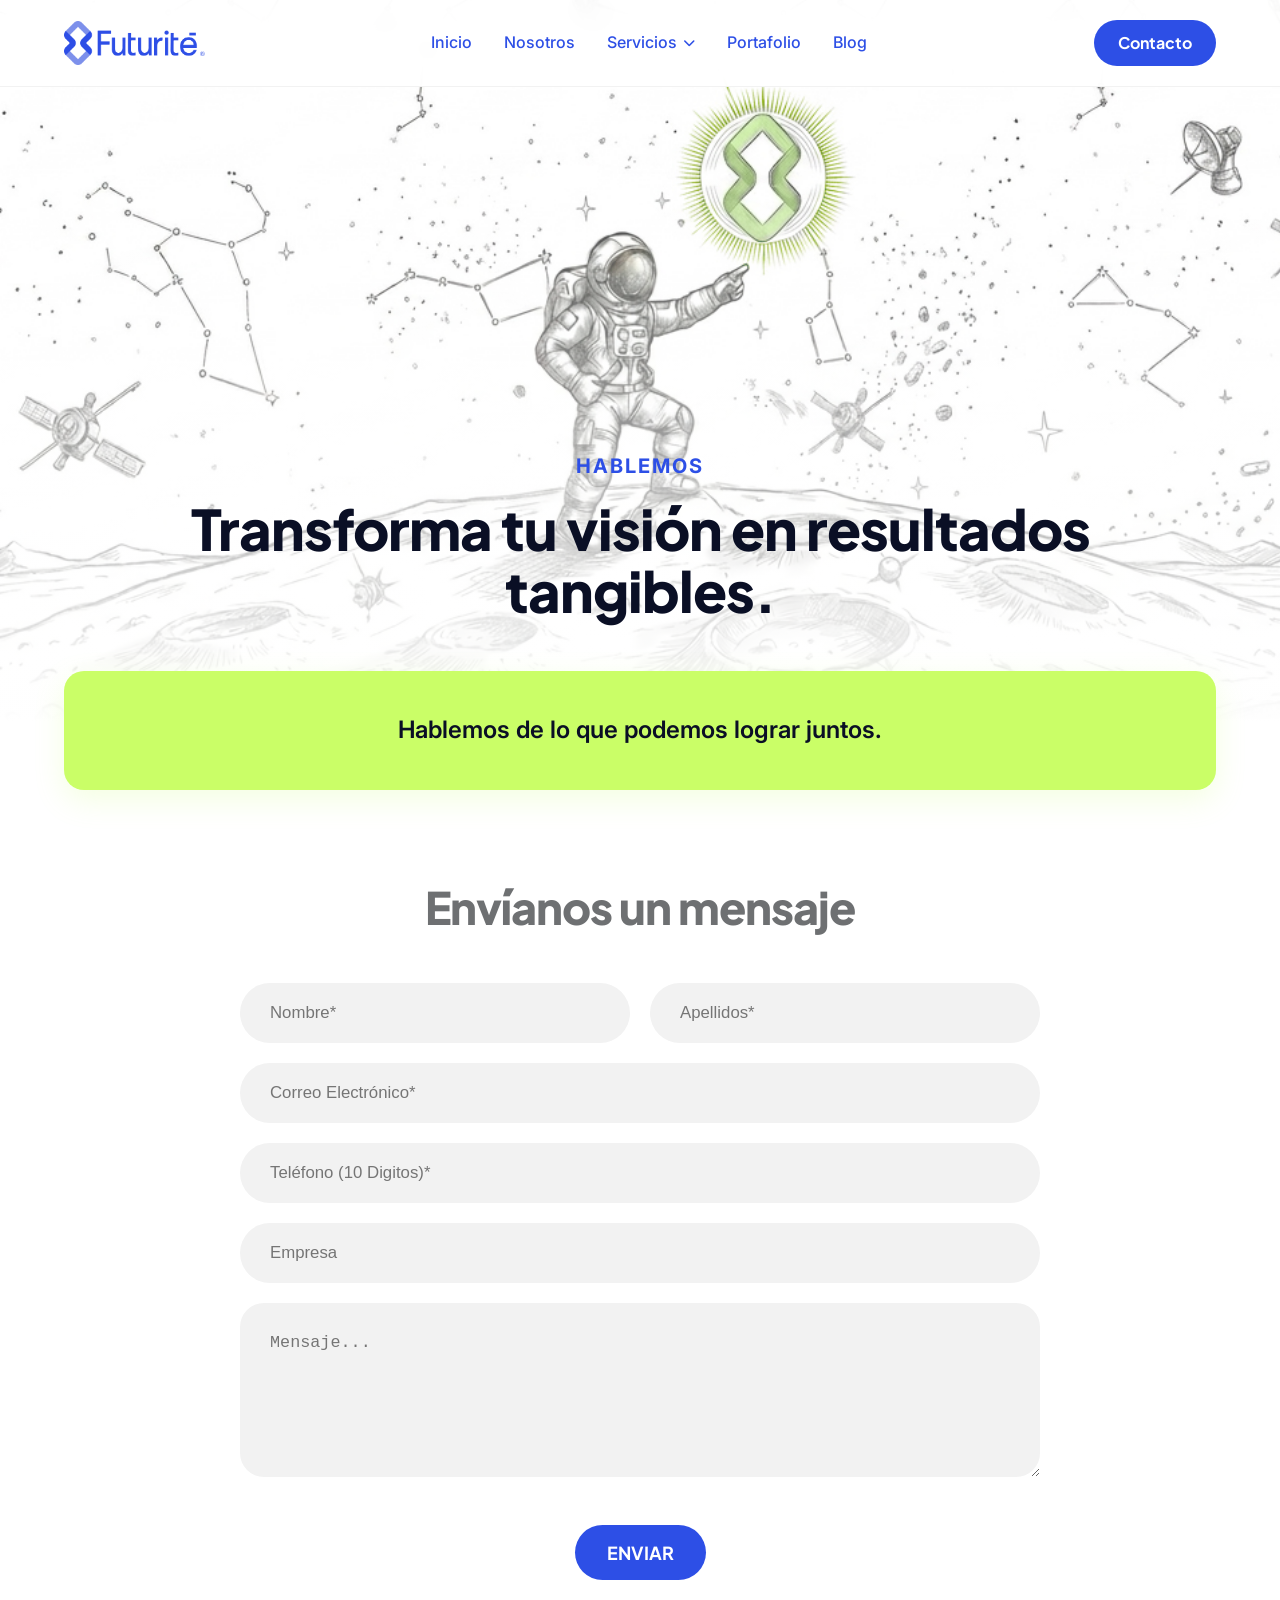
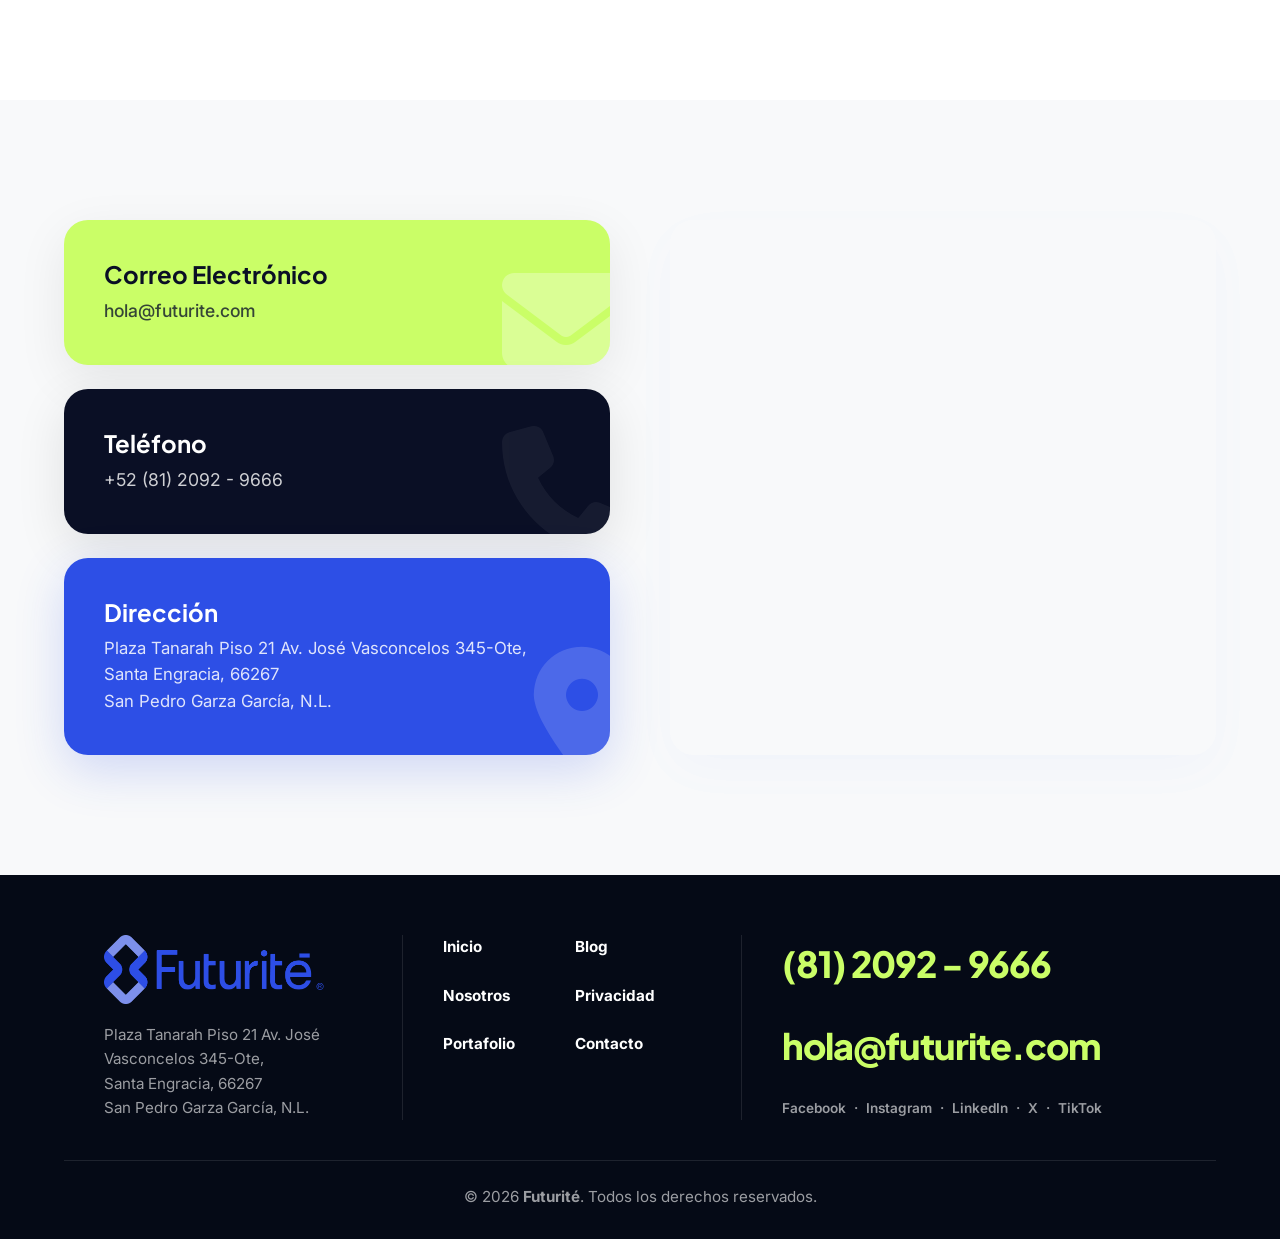
<file: contacto.html>
<!DOCTYPE html>
<html lang="es">

<head>
    <meta charset="UTF-8">
    <meta name="viewport" content="width=device-width, initial-scale=1.0">
    <title>Contacto | Futurité - Agencia de Marketing Digital y Tecnología</title>
    <meta name="description"
        content="Ponte en contacto con Futurité. Conoce nuestras oficinas en Plaza Tanarah, Monterrey, y hablemos de cómo escalar el crecimiento de tu empresa.">

    <!-- Schema Markup JSON-LD -->
    <script type="application/ld+json">
    {
      "@context": "https://schema.org",
      "@type": "LocalBusiness",
      "name": "Futurité",
      "image": "https://futurite.com/assets/logo_futurite_ch.png",
      "url": "https://futurite.com",
      "telephone": "8120929666",
      "address": {
        "@type": "PostalAddress",
        "streetAddress": "Plaza Tanarah Piso 21 Av. José Vasconcelos 345-Ote",
        "addressLocality": "San Pedro Garza García",
        "addressRegion": "N.L.",
        "postalCode": "66267",
        "addressCountry": "MX"
      },
      "foundingDate": "2009",
      "founders": [
        {
          "@type": "Person",
          "name": "Equipo Directivo Futurité"
        }
      ],
      "sameAs": [
        "https://www.facebook.com/futurite",
        "https://www.instagram.com/futurite",
        "https://www.linkedin.com/company/futurite"
      ]
    }
    </script>

    <script type="application/ld+json">
    {
      "@context": "https://schema.org",
      "@type": "FAQPage",
      "mainEntity": [{
        "@type": "Question",
        "name": "¿Qué servicios de marketing digital ofrece Futurité?",
        "acceptedAnswer": {
          "@type": "Answer",
          "text": "Ofrecemos una integración completa que incluye Posicionamiento SEO (GEO), campañas de Google Ads, gestión de Redes Sociales, Marketing Médico y Desarrollo de Aplicaciones (TI)."
        }
      },{
        "@type": "Question",
        "name": "¿En qué industrias tienen mayor experiencia?",
        "acceptedAnswer": {
          "@type": "Answer",
          "text": "Tenemos más de 16 años de experiencia trabajando con más de 40 giros de negocio, destacando en Salud (Marketing Médico), Retail, B2B Industrial, Finanzas y Tecnología."
        }
      },{
        "@type": "Question",
        "name": "¿Cómo se diferencia Futurité de otras agencias en Monterrey?",
        "acceptedAnswer": {
          "@type": "Answer",
          "text": "Nuestra principal diferencia es la sinergia nativa entre estrategias de marketing creativas y un departamento de desarrollo tecnológico (TI) propio, lo que nos permite escalar negocios apoyados en Inteligencia Artificial y datos exactos."
        }
      }]
    }
    </script>

    <link rel="preconnect" href="https://fonts.googleapis.com">
    <link rel="preconnect" href="https://fonts.gstatic.com" crossorigin>
    <link
        href="https://fonts.googleapis.com/css2?family=Inter:wght@400;500;600&family=Plus+Jakarta+Sans:wght@500;600;700;800&display=swap"
        rel="stylesheet">
    <link rel="stylesheet" href="https://cdnjs.cloudflare.com/ajax/libs/font-awesome/6.4.0/css/all.min.css">
    <link rel="stylesheet" href="style.css">
    <link rel="icon" type="image/png" href="./assets/favicon.png">
</head>

<body style="background: url('./assets/bg_nosotros.jpg') center -70px/cover fixed no-repeat;">

    <!-- Header Navigation (Minimal) -->
    <header class="navbar" style="background: rgba(255, 255, 255, 0.95);">
        <div class="container nav-container">
            <div class="logo">
                <a href="index.html">
                    <img src="./assets/logo_futurite_ch.png" alt="Futurité" class="nav-logo-img">
                </a>
            </div>
            <nav class="nav-links">
                <a href="index.html#home">Inicio</a>
                <a href="nosotros.html">Nosotros</a>
                <div class="nav-dropdown">
                    <a href="index.html#servicios" class="dropdown-toggle"
                        style="display:flex; align-items:center; gap:6px;">Servicios <i class="fa-solid fa-chevron-down"
                            style="font-size: 0.75rem;"></i></a>
                    <ul class="dropdown-menu">
                        <li><a href="agencia-de-redes-sociales.html">Redes Sociales</a></li>
                        <li><a href="agencia-de-google-ads.html">Google Ads</a></li>
                        <li><a href="agencia-seo.html">SEO</a></li>
                        <li><a href="desarrollo-aplicaciones-moviles.html">APP'S</a></li>
                        <li><a href="comercio-electronico.html">Comercio Electrónico</a></li>
                        <li><a href="marketing-medico.html">Marketing médico</a></li>
                    </ul>
                </div>
                <a href="portafolio.html">Portafolio</a>
                <a href="https://futurite.com/blog-marketing-digital/" target="_blank"
                    rel="noopener noreferrer">Blog</a>
                <!-- Mobile ONLY Button -->
                <a href="contacto.html" class="btn btn-primary nav-btn-mobile">Contacto</a>
            </nav>
            <a href="contacto.html" class="btn btn-primary nav-btn">Contacto</a>
            <!-- Hamburger Toggle -->
            <button class="mobile-menu-btn" aria-label="Abrir Menú"><i class="fa-solid fa-bars"></i></button>
        </div>
    </header>

    <!-- H1 Header Section -->
    <section class="nosotros-header"
        style="position: relative; padding: 450px 0 100px; text-align: center; background: linear-gradient(to bottom, rgba(255, 255, 255, 0) 0%, rgba(255, 255, 255, 1) 100%); color: var(--clr-base); overflow: hidden;">
        <div class="container" style="position: relative; z-index: 2;">
            <span
                style="display: block; font-size: 1.25rem; color: var(--clr-primary); font-weight: 700; letter-spacing: 2px; text-transform: uppercase; margin-bottom: 16px;">Hablemos</span>
            <h1
                style="font-size: clamp(2rem, 5vw, 3.5rem); max-width: 900px; margin: 0 auto; font-family: var(--font-heading); font-weight: 800; letter-spacing: -1px; line-height: 1.1;">
                Transforma tu visión en resultados tangibles.</h1>
        </div>
    </section>

    <!-- Main Content Wrapper (White Background) -->
    <main
        style="background-color: var(--clr-base); border-radius: 0; padding: 60px 0 0; box-shadow: 0 -20px 40px rgba(0,0,0,0.1);">

        <!-- Green Banner Container -->
        <div class="container" style="margin-top: -110px; margin-bottom: 90px; position: relative; z-index: 10;">
            <div
                style="background-color: var(--clr-accent); color: var(--clr-contrast); padding: 40px; border-radius: 20px; text-align: center; box-shadow: 0 10px 30px rgba(202, 254, 103, 0.2);">
                <p style="font-size: 1.5rem; font-weight: 600; margin: 0;">Hablemos de lo que podemos lograr juntos.</p>
            </div>
        </div>

        <!-- Contact Form -->
        <section class="container" style="padding: 0 0 120px;">
            <div style="max-width: 800px; margin: 0 auto; text-align: center;">
                <h2
                    style="font-size: clamp(2rem, 4vw, 2.8rem); margin-bottom: 50px; color: #6e7072; font-family: var(--font-heading); font-weight: 800;">
                    Envíanos un mensaje</h2>

                <form action="#" method="POST" id="contactForm" style="text-align: left; font-family: 'Inter', sans-serif;">
                    <div style="display: grid; grid-template-columns: 1fr 1fr; gap: 20px; margin-bottom: 20px;">
                        <div>
                            <input id="formNombre" type="text" placeholder="Nombre*" required
                                style="width: 100%; padding: 20px 30px; border: none; background-color: #f2f2f2; border-radius: 50px; font-size: 1.05rem; color: #333; outline: none; box-sizing: border-box;">
                        </div>
                        <div>
                            <input id="formApellidos" type="text" placeholder="Apellidos*" required
                                style="width: 100%; padding: 20px 30px; border: none; background-color: #f2f2f2; border-radius: 50px; font-size: 1.05rem; color: #333; outline: none; box-sizing: border-box;">
                        </div>
                    </div>

                    <div style="margin-bottom: 20px;">
                        <input id="formCorreo" type="email" placeholder="Correo Electrónico*" required
                            style="width: 100%; padding: 20px 30px; border: none; background-color: #f2f2f2; border-radius: 50px; font-size: 1.05rem; color: #333; outline: none; box-sizing: border-box;">
                    </div>

                    <div style="margin-bottom: 20px;">
                        <input id="formTelefono" type="tel" placeholder="Teléfono (10 Digitos)*" required pattern="[0-9]{10}"
                            style="width: 100%; padding: 20px 30px; border: none; background-color: #f2f2f2; border-radius: 50px; font-size: 1.05rem; color: #333; outline: none; box-sizing: border-box;">
                    </div>

                    <div style="margin-bottom: 20px;">
                        <input id="formEmpresa" type="text" placeholder="Empresa"
                            style="width: 100%; padding: 20px 30px; border: none; background-color: #f2f2f2; border-radius: 50px; font-size: 1.05rem; color: #333; outline: none; box-sizing: border-box;">
                    </div>

                    <div style="margin-bottom: 40px;">
                        <textarea id="formMensaje" placeholder="Mensaje..." rows="6"
                            style="width: 100%; padding: 30px; border: none; background-color: #f2f2f2; border-radius: 24px; font-size: 1.05rem; color: #333; outline: none; box-sizing: border-box; resize: vertical;"></textarea>
                    </div>

                    <div style="text-align: center;">
                        <button type="submit" class="btn btn-primary">ENVIAR</button>
                    </div>
                </form>
            </div>
        </section>

        <!-- Contact and Maps Section -->
        <section style="background-color: #f8f9fa; padding: 120px 0;">
            <div class="container">
                <div
                    style="display: grid; grid-template-columns: repeat(auto-fit, minmax(400px, 1fr)); gap: 60px; align-items: stretch;">

                    <!-- Left Column: Cards -->
                    <div style="display: flex; flex-direction: column; gap: 24px;">
                        <!-- Email Card -->
                        <div
                            style="background: var(--clr-accent); border: none; border-radius: 24px; padding: 40px; text-align: left; box-shadow: 0 15px 50px rgba(0, 0, 0, 0.08); transition: transform 0.3s ease; position: relative; overflow: hidden;">
                            <i class="fa-solid fa-envelope" style="position: absolute; right: -20px; bottom: -20px; font-size: 8rem; color: #fff; opacity: 0.3; pointer-events: none;"></i>
                            <h3
                                style="font-size: 1.5rem; margin-bottom: 8px; color: var(--clr-contrast); font-family: var(--font-heading); font-weight: 700; position: relative; z-index: 2;">
                                Correo Electrónico</h3>
                            <p style="color: rgba(15, 23, 42, 0.8); font-size: 1.1rem; font-weight: 500; margin: 0; position: relative; z-index: 2;">
                                <a href="mailto:hola@futurite.com"
                                    style="color: inherit; text-decoration: none;">hola@futurite.com</a>
                            </p>
                        </div>

                        <!-- Phone Card -->
                        <div
                            style="background: var(--clr-contrast); border: none; border-radius: 24px; padding: 40px; text-align: left; box-shadow: 0 15px 50px rgba(0, 0, 0, 0.1); transition: transform 0.3s ease; position: relative; overflow: hidden;">
                            <i class="fa-solid fa-phone" style="position: absolute; right: -20px; bottom: -20px; font-size: 8rem; color: #fff; opacity: 0.05; pointer-events: none;"></i>
                            <h3
                                style="font-size: 1.5rem; margin-bottom: 8px; color: var(--clr-base); font-family: var(--font-heading); font-weight: 700; position: relative; z-index: 2;">
                                Teléfono</h3>
                            <p style="color: rgba(255, 255, 255, 0.8); font-size: 1.1rem; font-weight: 400; margin: 0; position: relative; z-index: 2;">
                                <a href="tel:8120929666" style="color: inherit; text-decoration: none;">+52 (81) 2092 -
                                    9666</a>
                            </p>
                        </div>

                        <!-- Address Card -->
                        <div
                            style="background: var(--clr-primary); border: none; border-radius: 24px; padding: 40px; text-align: left; box-shadow: 0 15px 50px rgba(45, 79, 230, 0.2); transition: transform 0.3s ease; position: relative; overflow: hidden;">
                            <i class="fa-solid fa-location-dot" style="position: absolute; right: -20px; bottom: -20px; font-size: 8rem; color: #fff; opacity: 0.15; pointer-events: none;"></i>
                            <h3
                                style="font-size: 1.5rem; margin-bottom: 8px; color: var(--clr-base); font-family: var(--font-heading); font-weight: 700; position: relative; z-index: 2;">
                                Dirección</h3>
                            <p
                                style="color: rgba(255, 255, 255, 0.85); font-size: 1.05rem; line-height: 1.6; font-weight: 400; margin: 0; position: relative; z-index: 2;">
                                Plaza Tanarah Piso 21 Av. José Vasconcelos 345-Ote,<br>
                                Santa Engracia, 66267<br>
                                San Pedro Garza García, N.L.
                            </p>
                        </div>
                    </div>

                    <!-- Right Column: Maps -->
                    <div class="map-container"
                        style="width: 100%; height: 100%; min-height: 500px; border-radius: 24px; overflow: hidden; box-shadow: 0 15px 50px rgba(45, 79, 230, 0.08);">
                        <iframe
                            src="https://www.google.com/maps/embed?pb=!1m18!1m12!1m3!1d3596.5330605756512!2d-100.34837160000001!3d25.6536185!2m3!1f0!2f0!3f0!3m2!1i1024!2i768!4f13.1!3m3!1m2!1s0x8662bfbc5fd8ad97%3A0x827010175ab7c333!2sFuturite!5e0!3m2!1ses!2smx!4v1777307784628!5m2!1ses!2smx"
                            width="100%" height="100%" style="border:0;" allowfullscreen="" loading="lazy"
                            referrerpolicy="no-referrer-when-downgrade">
                        </iframe>
                    </div>

                </div>
            </div>
        </section>

    </main>

    <!-- Footer -->
    <footer class="footer-alt">
        <div class="container">
            <div class="footer-alt-grid">

                <!-- Left Column -->
                <div class="footer-alt-col footer-alt-brand">
                    <img src="./assets/logo_futurite_ch.png" alt="Futurité" class="footer-alt-logo">
                    <p class="footer-alt-desc">
                        Plaza Tanarah Piso 21 Av. José Vasconcelos 345-Ote,<br>
                        Santa Engracia, 66267<br>
                        San Pedro Garza García, N.L.
                    </p>
                </div>

                <!-- Middle Column -->
                <div class="footer-alt-col footer-alt-links">
                    <div class="footer-links-col">
                        <a href="index.html#home">Inicio</a>
                        <a href="nosotros.html">Nosotros</a>
                        <a href="portafolio.html">Portafolio</a>
                    </div>
                    <div class="footer-links-col">
                        <a href="https://futurite.com/blog-marketing-digital/" target="_blank"
                            rel="noopener noreferrer">Blog</a>
                        <a href="privacidad.html">Privacidad</a>
                        <a href="contacto.html">Contacto</a>
                    </div>
                </div>

                <!-- Right Column -->
                <div class="footer-alt-col footer-alt-contact">
                    <a href="tel:8120929666" class="footer-big-link">(81) 2092 - 9666</a>
                    <a href="mailto:hola@futurite.com" class="footer-big-link">hola@futurite.com</a>

                    <div class="footer-alt-socials">
                        <a href="https://www.facebook.com/Futurite/" target="_blank"
                            rel="noopener noreferrer">Facebook</a> &middot;
                        <a href="https://www.instagram.com/futurite/" target="_blank"
                            rel="noopener noreferrer">Instagram</a> &middot;
                        <a href="https://mx.linkedin.com/company/futurite" target="_blank"
                            rel="noopener noreferrer">LinkedIn</a> &middot;
                        <a href="https://x.com/Futurite" target="_blank" rel="noopener noreferrer">X</a> &middot;
                        <a href="https://www.tiktok.com/@futurite_oficial" target="_blank"
                            rel="noopener noreferrer">TikTok</a>
                    </div>
                </div>

            </div>

            <div class="footer-alt-bottom">
                <p>&copy; 2026 <strong>Futurité</strong>. Todos los derechos reservados.</p>
            </div>
        </div>
    </footer>

    <script src="script.js"></script>
</body>

</html>
</file>
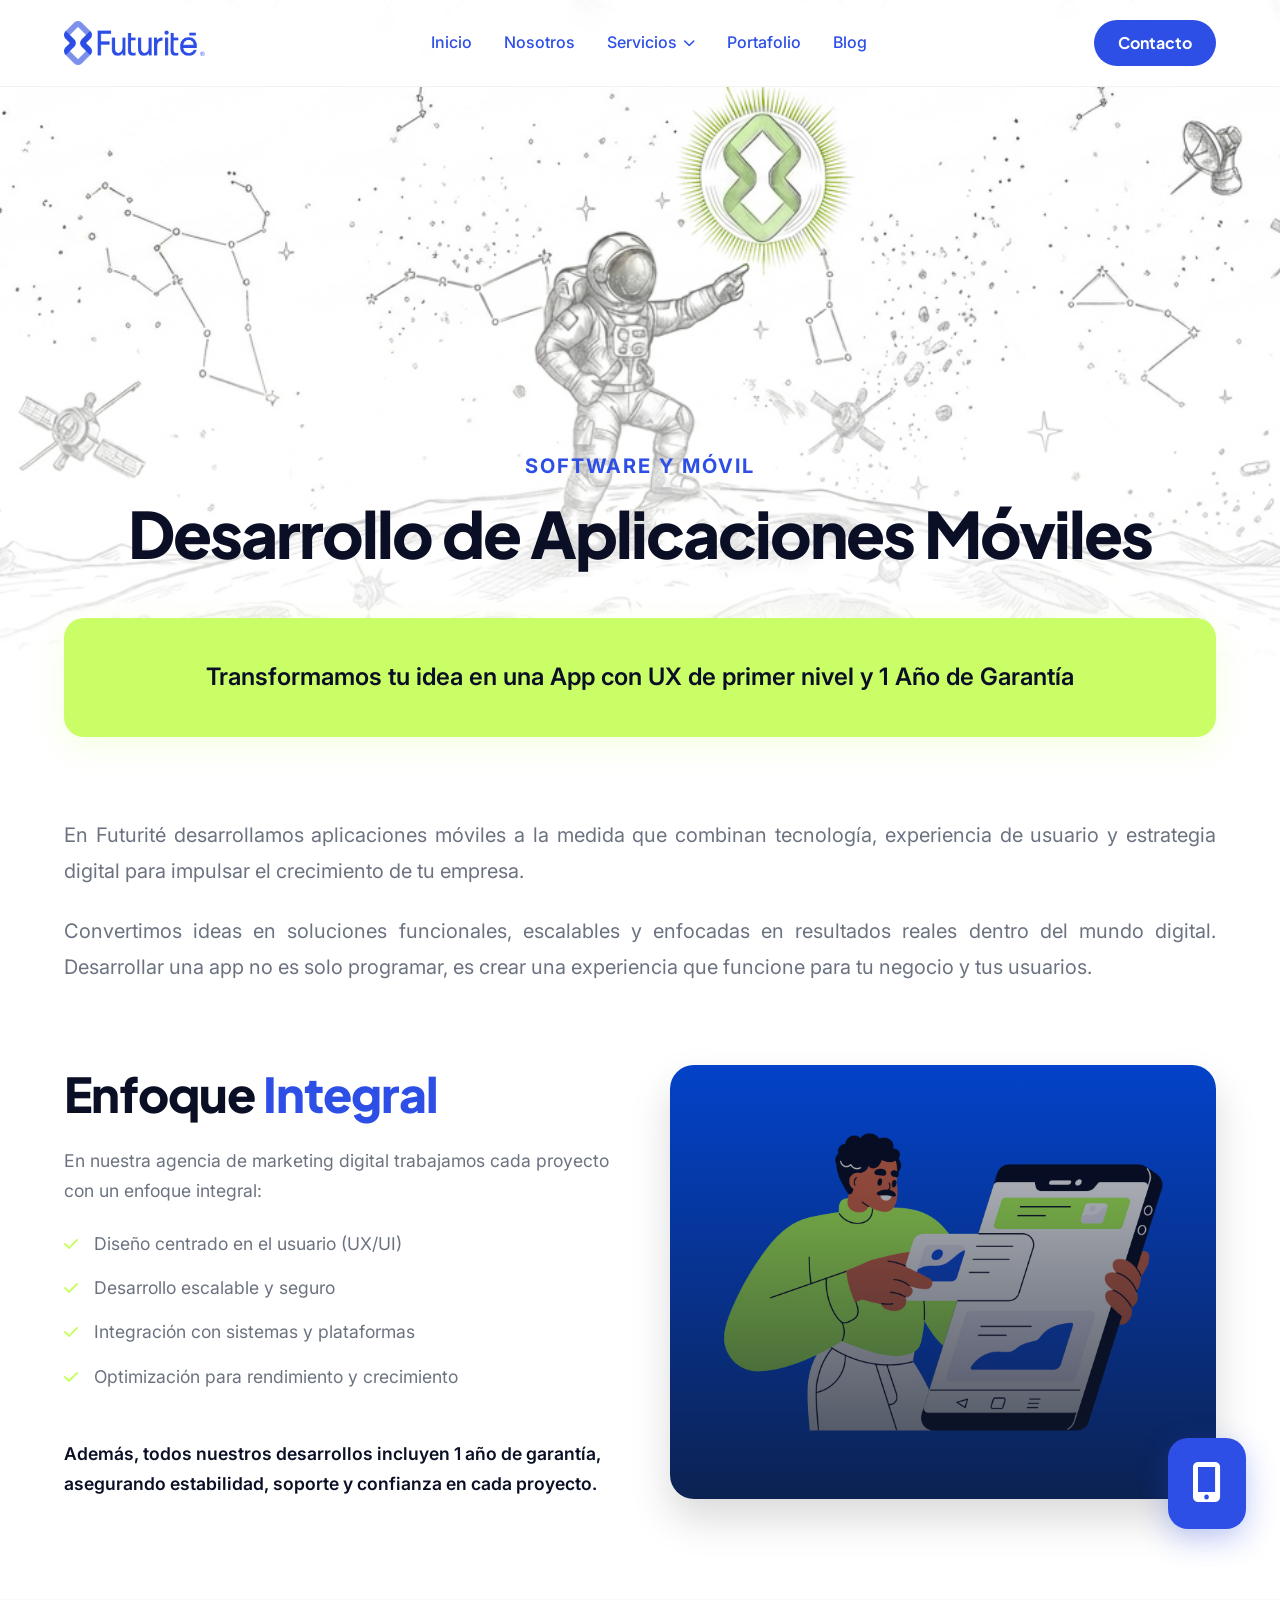
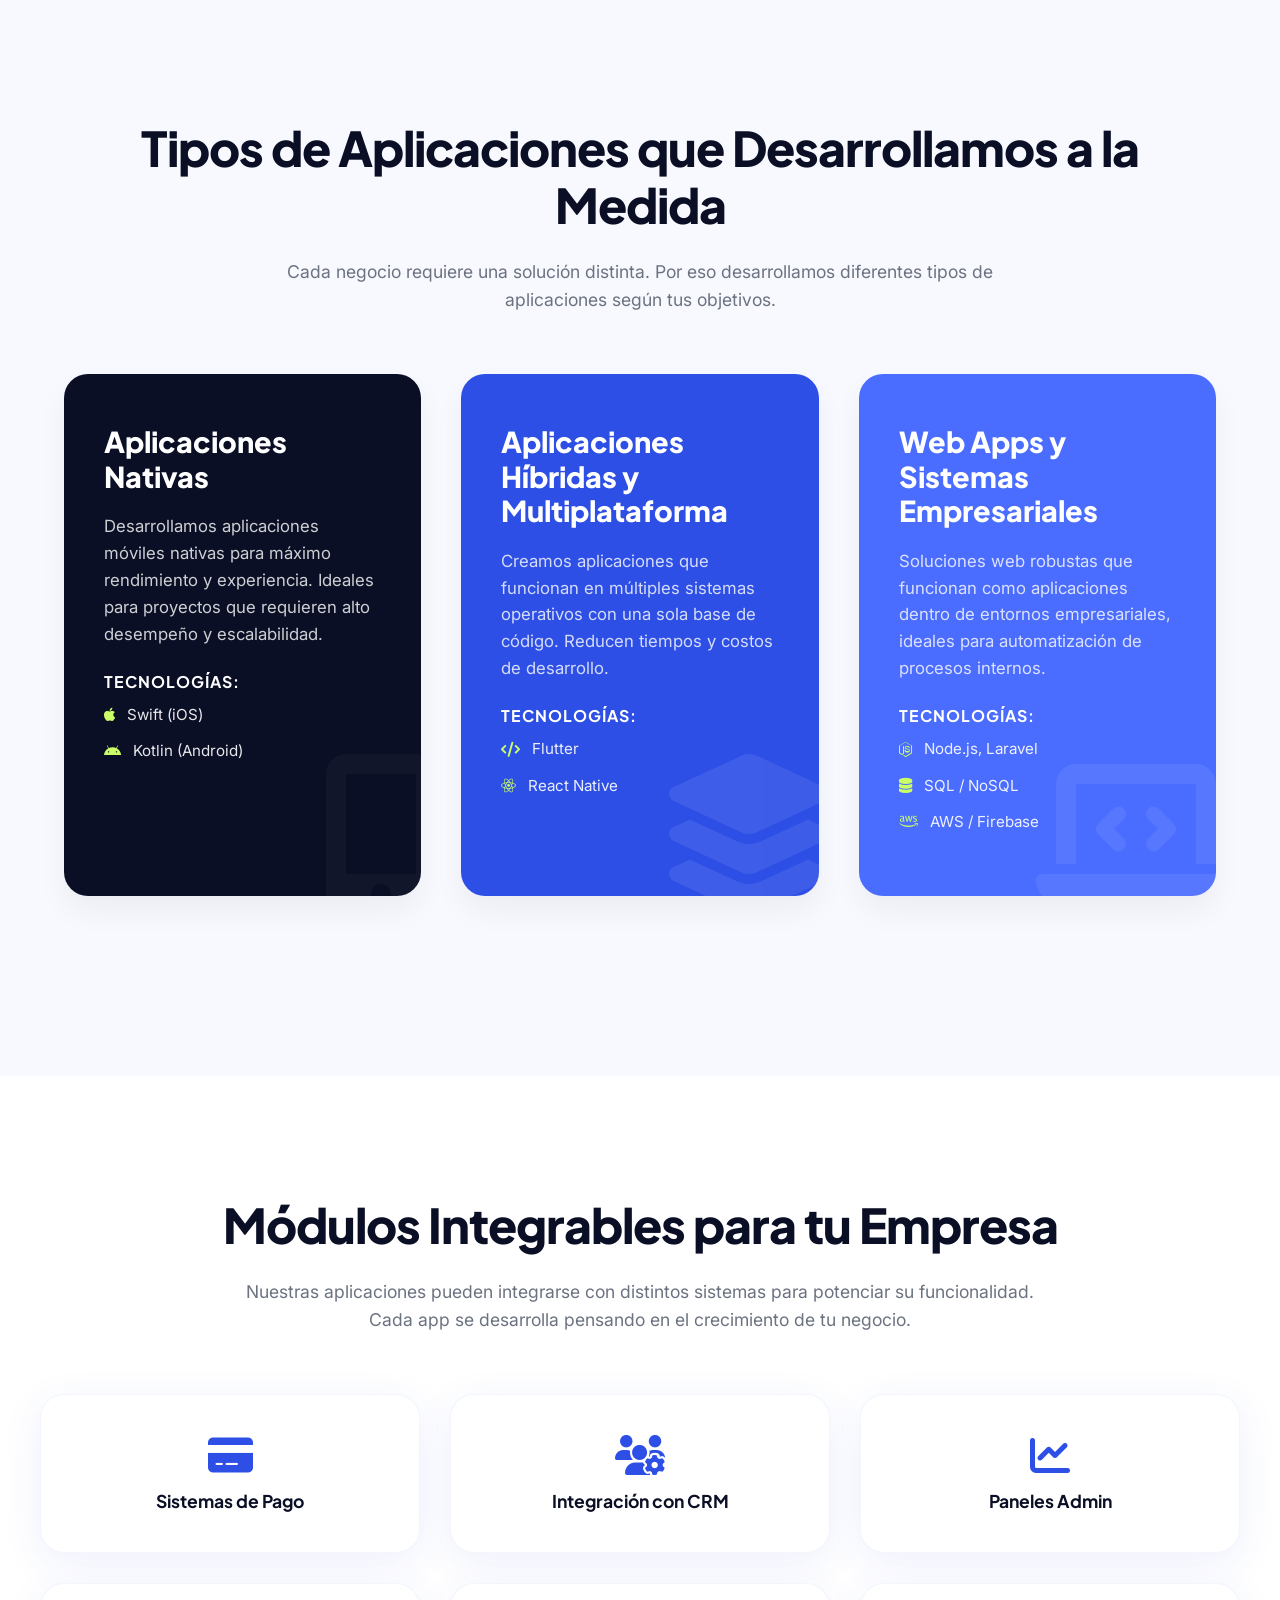
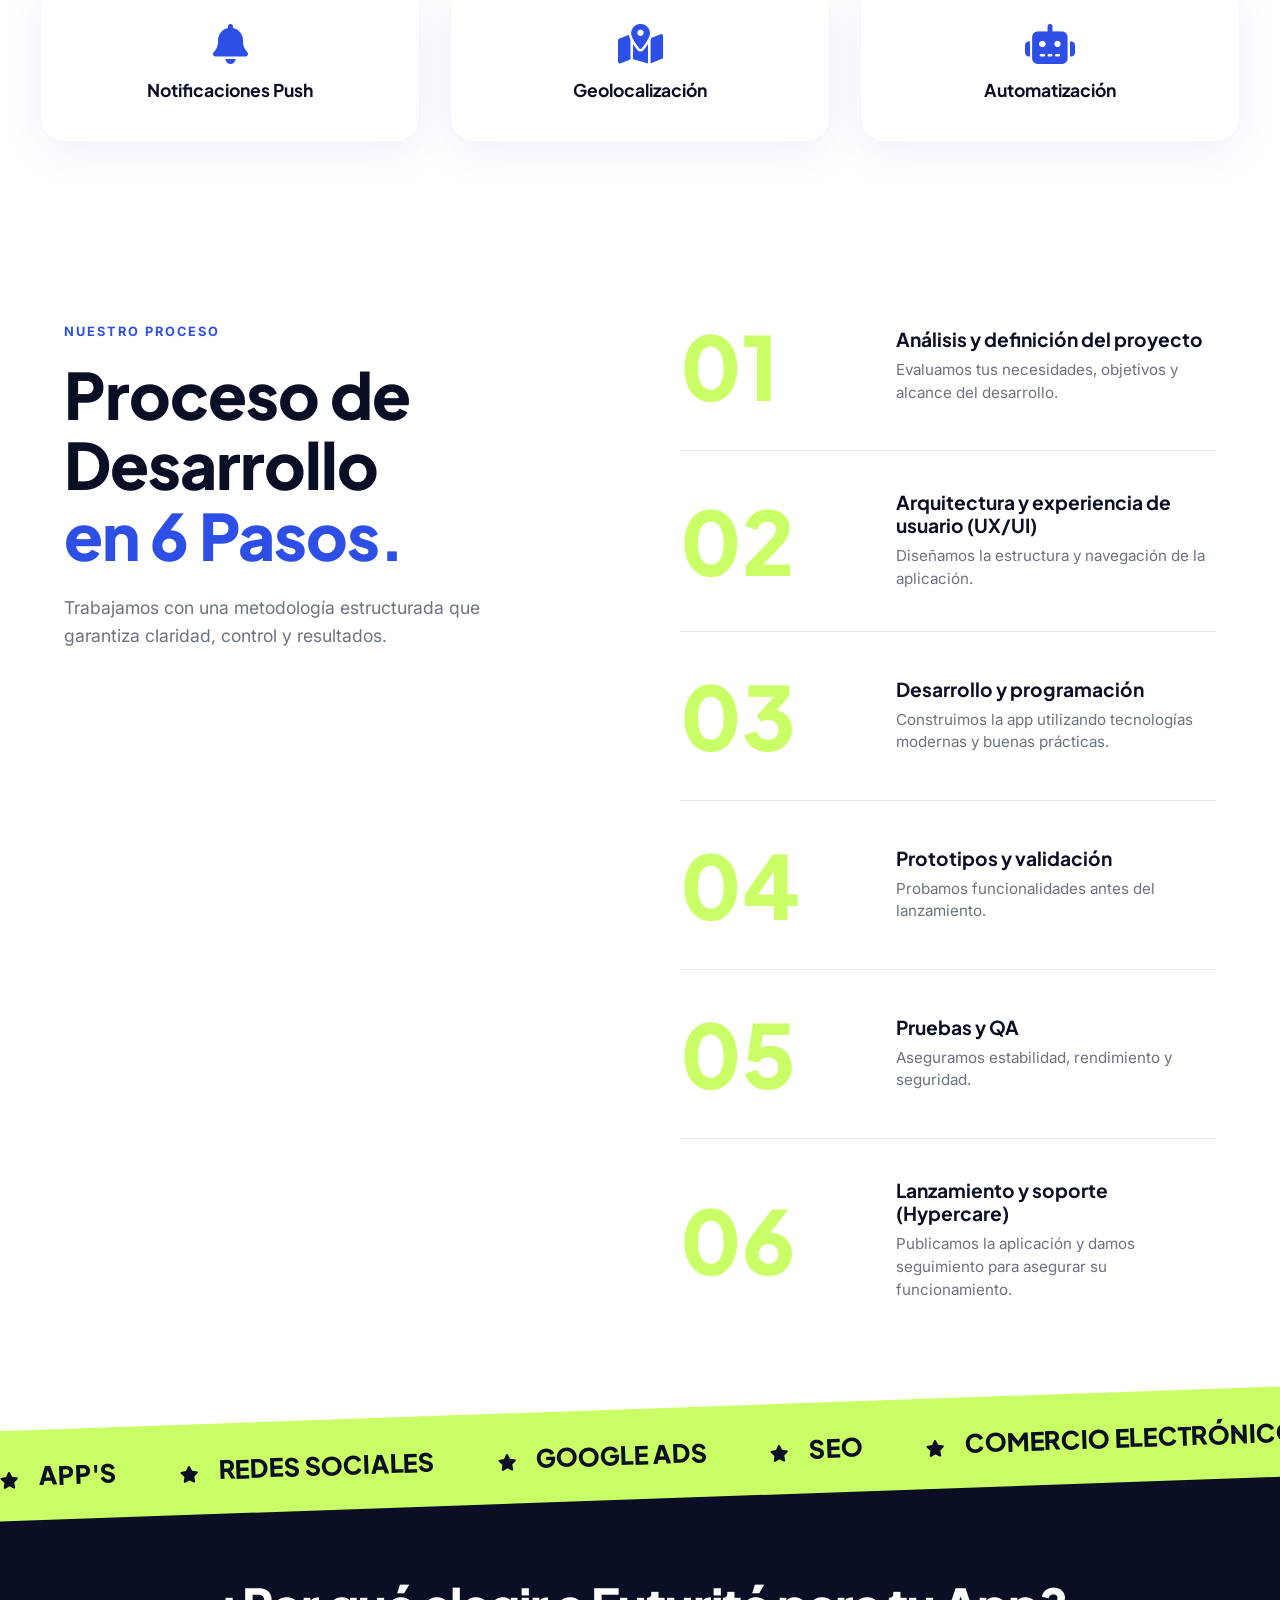
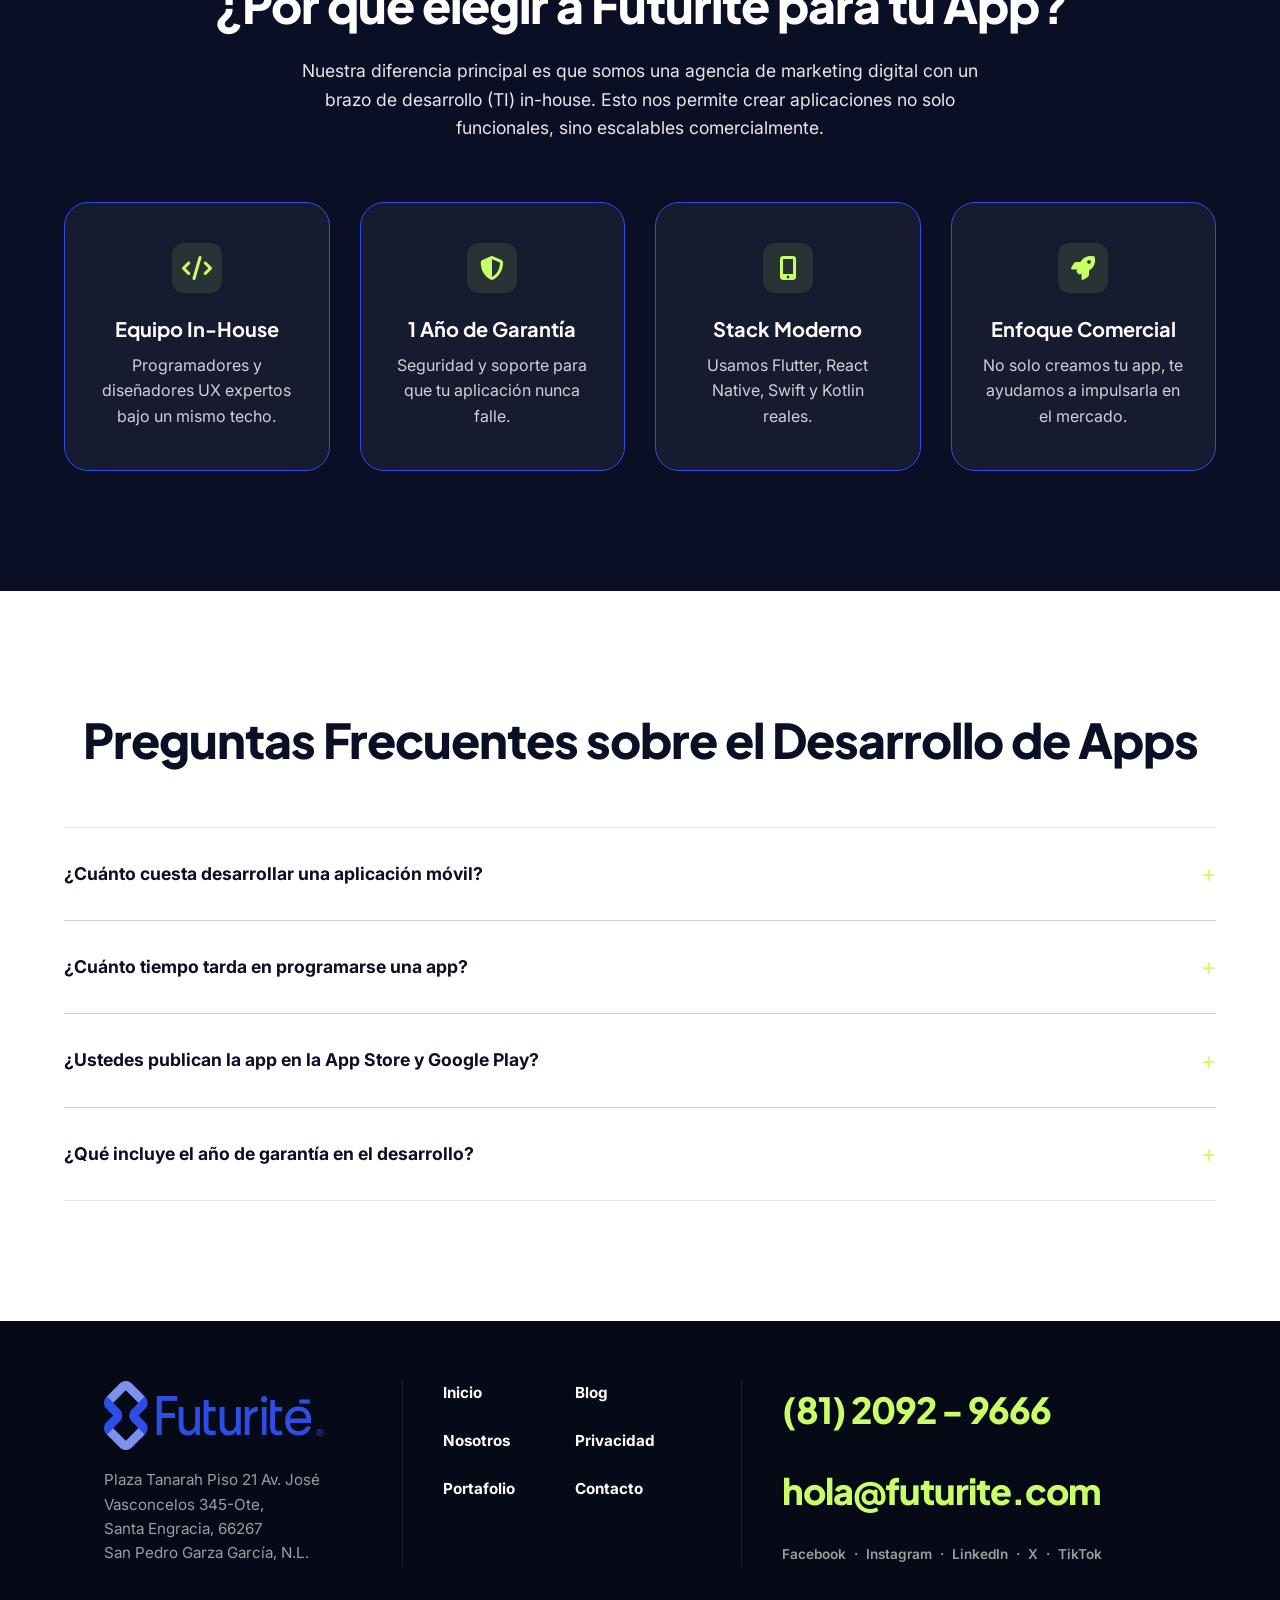
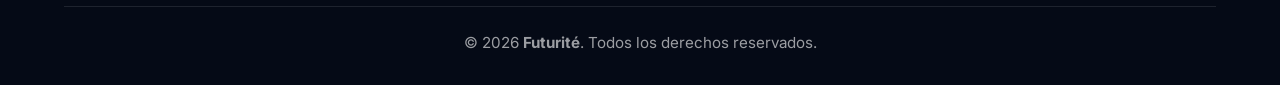
<file: desarrollo-aplicaciones-moviles.html>
<!DOCTYPE html>
<html lang="es">

<head>
    <meta charset="UTF-8">
    <meta name="viewport" content="width=device-width, initial-scale=1.0">
    <title>Desarrollo de Aplicaciones Móviles | Futurité</title>
    <meta name="description" content="Agencia de Desarrollo de Aplicaciones Móviles. Apps Nativas, Híbridas, Web Apps y Software a la Medida. 1 Año de Garantía.">

    <!-- Schema Markup JSON-LD -->
    <script type="application/ld+json">
    {
      "@context": "https://schema.org",
      "@type": "LocalBusiness",
      "name": "Futurité",
      "image": "https://futurite.com/assets/logo_futurite_ch.png",
      "url": "https://futurite.com",
      "telephone": "8120929666",
      "address": {
        "@type": "PostalAddress",
        "streetAddress": "Plaza Tanarah Piso 21 Av. José Vasconcelos 345-Ote",
        "addressLocality": "San Pedro Garza García",
        "addressRegion": "N.L.",
        "postalCode": "66267",
        "addressCountry": "MX"
      },
      "foundingDate": "2009",
      "founders": [
        {
          "@type": "Person",
          "name": "Equipo Directivo Futurité"
        }
      ],
      "sameAs": [
        "https://www.facebook.com/futurite",
        "https://www.instagram.com/futurite",
        "https://www.linkedin.com/company/futurite"
      ]
    }
    </script>

    
    <script type="application/ld+json">
    {
      "@context": "https://schema.org",
      "@type": "FAQPage",
      "mainEntity": [{
        "@type": "Question",
        "name": "¿Cuánto cuesta desarrollar una aplicación móvil?",
        "acceptedAnswer": {
          "@type": "Answer",
          "text": "El costo depende de múltiples factores como complejidad, funcionalidades, integraciones y plataformas. Cada proyecto se cotiza de forma personalizada para asegurar que cumpla con tus objetivos."
        }
      },{
        "@type": "Question",
        "name": "¿Cuánto tiempo tarda en programarse una app?",
        "acceptedAnswer": {
          "@type": "Answer",
          "text": "El tiempo varía según el alcance del proyecto. En general, un desarrollo puede tomar desde algunas semanas hasta varios meses, dependiendo de la complejidad."
        }
      },{
        "@type": "Question",
        "name": "¿Ustedes publican la app en la App Store y Google Play?",
        "acceptedAnswer": {
          "@type": "Answer",
          "text": "Sí. Nos encargamos del proceso de publicación, configuración y cumplimiento de lineamientos en ambas plataformas."
        }
      },{
        "@type": "Question",
        "name": "¿Qué incluye el año de garantía en el desarrollo?",
        "acceptedAnswer": {
          "@type": "Answer",
          "text": "Incluye soporte técnico, corrección de errores y acompañamiento posterior al lanzamiento para asegurar el correcto funcionamiento de la aplicación."
        }
      }]
    }
    </script>


    <link rel="preconnect" href="https://fonts.googleapis.com">
    <link rel="preconnect" href="https://fonts.gstatic.com" crossorigin>
    <link
        href="https://fonts.googleapis.com/css2?family=Inter:wght@400;500;600&family=Plus+Jakarta+Sans:wght@500;600;700;800&display=swap"
        rel="stylesheet">
    <link rel="stylesheet" href="https://cdnjs.cloudflare.com/ajax/libs/font-awesome/6.4.0/css/all.min.css">
    <link rel="stylesheet" href="style.css">
    <link rel="icon" type="image/png" href="./assets/favicon.png">
</head>

<body style="background: url('./assets/bg_nosotros.jpg') center -70px/cover fixed no-repeat;">

    <!-- Header Navigation (Minimal) -->
    <header class="navbar" style="background: rgba(255, 255, 255, 0.95);">
        <div class="container nav-container">
            <div class="logo">
                <a href="index.html">
                    <img src="./assets/logo_futurite_ch.png" alt="Futurité" class="nav-logo-img">
                </a>
            </div>
            <nav class="nav-links">
                <a href="index.html#home">Inicio</a>
                <a href="nosotros.html">Nosotros</a>
                <div class="nav-dropdown">
                    <a href="index.html#servicios" class="dropdown-toggle"
                        style="display:flex; align-items:center; gap:6px;">Servicios <i class="fa-solid fa-chevron-down"
                            style="font-size: 0.75rem;"></i></a>
                    <ul class="dropdown-menu">
                        <li><a href="agencia-de-redes-sociales.html">Redes Sociales</a></li>
                        <li><a href="agencia-de-google-ads.html">Google Ads</a></li>
                        <li><a href="agencia-seo.html">SEO</a></li>
                        <li><a href="desarrollo-aplicaciones-moviles.html">APP'S</a></li>
                        <li><a href="comercio-electronico.html">Comercio Electrónico</a></li>
                        <li><a href="marketing-medico.html">Marketing médico</a></li>
                    </ul>
                </div>
                <a href="portafolio.html">Portafolio</a>
                <a href="https://futurite.com/blog-marketing-digital/" target="_blank"
                    rel="noopener noreferrer">Blog</a>
                <!-- Mobile ONLY Button -->
                <a href="contacto.html" class="btn btn-primary nav-btn-mobile">Contacto</a>
            </nav>
            <a href="contacto.html" class="btn btn-primary nav-btn">Contacto</a>
            <!-- Hamburger Toggle -->
            <button class="mobile-menu-btn" aria-label="Abrir Menú"><i class="fa-solid fa-bars"></i></button>
        </div>
    </header>

    
    <!-- H1 Header Section -->
    <section class="nosotros-header" style="position: relative; padding: 450px 0 100px; text-align: center; background: linear-gradient(to bottom, rgba(255, 255, 255, 0) 0%, rgba(255, 255, 255, 1) 100%); color: var(--clr-base); overflow: hidden;">
        <div class="container" style="position: relative; z-index: 2;">
            <span style="display: block; font-size: 1.25rem; color: var(--clr-primary); font-weight: 700; letter-spacing: 2px; text-transform: uppercase; margin-bottom: 16px;">Software y Móvil</span>
            <h1 style="font-size: clamp(3rem, 5vw, 4rem); font-family: var(--font-heading); font-weight: 800; letter-spacing: -2px; margin-bottom: 0; line-height: 1.1; color: var(--clr-contrast);">
                Desarrollo de Aplicaciones Móviles</h1>
        </div>
    </section>

    <!-- Main Content Wrapper (White Background) -->
    <main style="background-color: var(--clr-base); border-radius: 0; padding: 60px 0 0; position: relative; z-index: 10;">

        <!-- Green Banner Container (Trust Badge 1 Año Garantía) -->
        <div class="container" style="margin-top: -110px; margin-bottom: 80px; position: relative; z-index: 10;">
            <div style="background-color: var(--clr-accent); color: var(--clr-contrast); padding: 40px; border-radius: 20px; text-align: center; box-shadow: 0 10px 30px rgba(202, 254, 103, 0.2);">
                <p style="font-size: 1.5rem; font-weight: 600; margin: 0;">Transformamos tu idea en una App con UX de primer nivel y 1 Año de Garantía</p>
            </div>
        </div>

        <!-- Intro Content -->
        <section class="container" style="margin-top: 40px; margin-bottom: 80px;">
            <div style="text-align: justify; font-size: 1.25rem; line-height: 1.8; color: var(--clr-muted);">
                <p>En Futurité desarrollamos aplicaciones móviles a la medida que combinan tecnología, experiencia de usuario y estrategia digital para impulsar el crecimiento de tu empresa.</p>
                <p style="margin-top: 24px;">Convertimos ideas en soluciones funcionales, escalables y enfocadas en resultados reales dentro del mundo digital. Desarrollar una app no es solo programar, es crear una experiencia que funcione para tu negocio y tus usuarios.</p>
            </div>
        </section>

        <!-- Enfoque Integral (2 Columnas) -->
        <section class="container" style="margin-bottom: 100px;">
            <div style="display: grid; grid-template-columns: repeat(auto-fit, minmax(350px, 1fr)); gap: 60px; align-items: stretch;">
                <div style="display: flex; flex-direction: column; justify-content: center;">
                    <h2 style="font-family: var(--font-heading); font-weight: 800; color: var(--clr-contrast); margin-bottom: 24px; line-height: 1.2;">Enfoque <span style="color: var(--clr-primary);">Integral</span></h2>
                    <p style="color: var(--clr-muted); font-size: 1.1rem; line-height: 1.7; margin-bottom: 24px;">En nuestra agencia de marketing digital trabajamos cada proyecto con un enfoque integral:</p>
                    <ul style="list-style: none; padding: 0; margin: 0 0 32px 0;">
                        <li style="margin-bottom: 16px; display: flex; align-items: flex-start; gap: 16px;"><i class="fa-solid fa-check" style="color: var(--clr-accent); margin-top: 6px;"></i><span style="color: var(--clr-muted); font-size: 1.1rem;">Diseño centrado en el usuario (UX/UI)</span></li>
                        <li style="margin-bottom: 16px; display: flex; align-items: flex-start; gap: 16px;"><i class="fa-solid fa-check" style="color: var(--clr-accent); margin-top: 6px;"></i><span style="color: var(--clr-muted); font-size: 1.1rem;">Desarrollo escalable y seguro</span></li>
                        <li style="margin-bottom: 16px; display: flex; align-items: flex-start; gap: 16px;"><i class="fa-solid fa-check" style="color: var(--clr-accent); margin-top: 6px;"></i><span style="color: var(--clr-muted); font-size: 1.1rem;">Integración con sistemas y plataformas</span></li>
                        <li style="margin-bottom: 16px; display: flex; align-items: flex-start; gap: 16px;"><i class="fa-solid fa-check" style="color: var(--clr-accent); margin-top: 6px;"></i><span style="color: var(--clr-muted); font-size: 1.1rem;">Optimización para rendimiento y crecimiento</span></li>
                    </ul>
                    <p style="color: var(--clr-contrast); font-size: 1.1rem; line-height: 1.7; font-weight: 600;">Además, todos nuestros desarrollos incluyen 1 año de garantía, asegurando estabilidad, soporte y confianza en cada proyecto.</p>
                </div>
                <div style="position: relative; height: 100%; min-height: 350px;">
                    <div style="width: 100%; height: 100%; background: linear-gradient(rgba(15, 23, 42, 0.2), rgba(15, 23, 42, 0.8)), url('./assets/hombre_celular.jpg') center/cover no-repeat; border-radius: 24px; box-shadow: 0 20px 40px rgba(0,0,0,0.15);"></div>
                    <div style="position: absolute; bottom: -30px; right: -30px; background: var(--clr-primary); color: #fff; padding: 24px; border-radius: 20px; box-shadow: 0 10px 30px rgba(45, 79, 230, 0.3);">
                        <i class="fa-solid fa-mobile-screen-button" style="font-size: 2.5rem;"></i>
                    </div>
                </div>
            </div>
        </section>

        <!-- Tipos de Apps -->
        <section style="background: rgba(45, 79, 230, 0.03); padding: 120px 0;">
            <div class="container">
                <div style="text-align: center; margin-bottom: 60px;">
                    <h2 style="font-family: var(--font-heading); font-weight: 800; color: var(--clr-contrast); margin-bottom: 24px;">Tipos de Aplicaciones que Desarrollamos a la Medida</h2>
                    <p style="font-size: 1.1rem; color: var(--clr-muted); max-width: 800px; margin: 0 auto;">Cada negocio requiere una solución distinta. Por eso desarrollamos diferentes tipos de aplicaciones según tus objetivos.</p>
                </div>
                
                <div style="display: grid; grid-template-columns: repeat(auto-fit, minmax(300px, 1fr)); gap: 40px; margin-bottom: 60px;">
                    <!-- App Nativa -->
                    <div style="background: var(--clr-contrast); padding: 50px 40px; position: relative; overflow: hidden; color: #fff; border-radius: 24px; box-shadow: 0 15px 30px rgba(0,0,0,0.05);">
                        <div style="position: absolute; bottom: -20px; right: -20px; font-size: 10rem; color: #fff; opacity: 0.03; pointer-events: none; line-height: 1;">
                            <i class="fa-solid fa-mobile-screen-button"></i>
                        </div>
                        <h3 style="font-size: 1.8rem; font-family: var(--font-heading); margin-bottom: 20px; font-weight: 800; position: relative; z-index: 1; color: #fff;">Aplicaciones Nativas</h3>
                        <p style="opacity: 0.8; font-size: 1.05rem; line-height: 1.6; margin-bottom: 24px; position: relative; z-index: 1;">Desarrollamos aplicaciones móviles nativas para máximo rendimiento y experiencia. Ideales para proyectos que requieren alto desempeño y escalabilidad.</p>
                        <h4 style="font-size: 1rem; color: #fff; margin-bottom: 12px; text-transform: uppercase; letter-spacing: 1px; position: relative; z-index: 1;">Tecnologías:</h4>
                        <ul style="list-style: none; padding: 0; margin: 0; font-size: 0.95rem; position: relative; z-index: 1;">
                            <li style="margin-bottom: 12px; display: flex; align-items: center; gap: 12px;"><i class="fa-brands fa-apple" style="color: var(--clr-accent);"></i><span style="opacity: 0.9;">Swift (iOS)</span></li>
                            <li style="margin-bottom: 12px; display: flex; align-items: center; gap: 12px;"><i class="fa-brands fa-android" style="color: var(--clr-accent);"></i><span style="opacity: 0.9;">Kotlin (Android)</span></li>
                        </ul>
                    </div>
                    <!-- App Híbrida -->
                    <div style="background: var(--clr-primary); padding: 50px 40px; position: relative; overflow: hidden; color: #fff; border-radius: 24px; box-shadow: 0 15px 30px rgba(0,0,0,0.05);">
                        <div style="position: absolute; bottom: -20px; right: -20px; font-size: 10rem; color: #fff; opacity: 0.08; pointer-events: none; line-height: 1;">
                            <i class="fa-solid fa-layer-group"></i>
                        </div>
                        <h3 style="font-size: 1.8rem; font-family: var(--font-heading); margin-bottom: 20px; font-weight: 800; position: relative; z-index: 1; color: #fff;">Aplicaciones Híbridas y Multiplataforma</h3>
                        <p style="opacity: 0.8; font-size: 1.05rem; line-height: 1.6; margin-bottom: 24px; position: relative; z-index: 1;">Creamos aplicaciones que funcionan en múltiples sistemas operativos con una sola base de código. Reducen tiempos y costos de desarrollo.</p>
                        <h4 style="font-size: 1rem; color: #fff; margin-bottom: 12px; text-transform: uppercase; letter-spacing: 1px; position: relative; z-index: 1;">Tecnologías:</h4>
                        <ul style="list-style: none; padding: 0; margin: 0; font-size: 0.95rem; position: relative; z-index: 1;">
                            <li style="margin-bottom: 12px; display: flex; align-items: center; gap: 12px;"><i class="fa-solid fa-code" style="color: var(--clr-accent);"></i><span style="opacity: 0.9;">Flutter</span></li>
                            <li style="margin-bottom: 12px; display: flex; align-items: center; gap: 12px;"><i class="fa-brands fa-react" style="color: var(--clr-accent);"></i><span style="opacity: 0.9;">React Native</span></li>
                        </ul>
                    </div>
                    <!-- Web Apps -->
                    <div style="background: #4A6CFF; padding: 50px 40px; position: relative; overflow: hidden; color: #fff; border-radius: 24px; box-shadow: 0 15px 30px rgba(0,0,0,0.05);">
                        <div style="position: absolute; bottom: -20px; right: -20px; font-size: 10rem; color: #fff; opacity: 0.08; pointer-events: none; line-height: 1;">
                            <i class="fa-solid fa-laptop-code"></i>
                        </div>
                        <h3 style="font-size: 1.8rem; font-family: var(--font-heading); margin-bottom: 20px; font-weight: 800; position: relative; z-index: 1; color: #fff;">Web Apps y Sistemas Empresariales</h3>
                        <p style="opacity: 0.8; font-size: 1.05rem; line-height: 1.6; margin-bottom: 24px; position: relative; z-index: 1;">Soluciones web robustas que funcionan como aplicaciones dentro de entornos empresariales, ideales para automatización de procesos internos.</p>
                        <h4 style="font-size: 1rem; color: #fff; margin-bottom: 12px; text-transform: uppercase; letter-spacing: 1px; position: relative; z-index: 1;">Tecnologías:</h4>
                        <ul style="list-style: none; padding: 0; margin: 0; font-size: 0.95rem; position: relative; z-index: 1;">
                            <li style="margin-bottom: 12px; display: flex; align-items: center; gap: 12px;"><i class="fa-brands fa-node-js" style="color: var(--clr-accent);"></i><span style="opacity: 0.9;">Node.js, Laravel</span></li>
                            <li style="margin-bottom: 12px; display: flex; align-items: center; gap: 12px;"><i class="fa-solid fa-database" style="color: var(--clr-accent);"></i><span style="opacity: 0.9;">SQL / NoSQL</span></li>
                            <li style="margin-bottom: 12px; display: flex; align-items: center; gap: 12px;"><i class="fa-brands fa-aws" style="color: var(--clr-accent);"></i><span style="opacity: 0.9;">AWS / Firebase</span></li>
                        </ul>
                    </div>
                </div>
            </div>
        </section>

        <!-- Modulos -->
        <section class="container" style="padding: 120px 0; text-align: center;">
            <div style="margin-bottom: 60px;">
                <h2 style="font-family: var(--font-heading); font-weight: 800; color: var(--clr-contrast);">Módulos Integrables para tu Empresa</h2>
                <p style="font-size: 1.1rem; color: var(--clr-muted); max-width: 800px; margin: 20px auto 0;">Nuestras aplicaciones pueden integrarse con distintos sistemas para potenciar su funcionalidad. Cada app se desarrolla pensando en el crecimiento de tu negocio.</p>
            </div>
            
            <div style="display: grid; grid-template-columns: repeat(auto-fit, minmax(300px, 1fr)); gap: 30px; text-align: center;">
                <div class="market-stat" style="padding: 40px 30px; display: flex; flex-direction: column; align-items: center; justify-content: center;">
                    <i class="fa-solid fa-credit-card" style="font-size: 2.5rem; color: var(--clr-primary); margin-bottom: 16px;"></i>
                    <h4 style="font-size: 1.1rem; color: var(--clr-contrast); font-weight: 700; margin: 0;">Sistemas de Pago</h4>
                </div>
                <div class="market-stat" style="padding: 40px 30px; display: flex; flex-direction: column; align-items: center; justify-content: center;">
                    <i class="fa-solid fa-users-cog" style="font-size: 2.5rem; color: var(--clr-primary); margin-bottom: 16px;"></i>
                    <h4 style="font-size: 1.1rem; color: var(--clr-contrast); font-weight: 700; margin: 0;">Integración con CRM</h4>
                </div>
                <div class="market-stat" style="padding: 40px 30px; display: flex; flex-direction: column; align-items: center; justify-content: center;">
                    <i class="fa-solid fa-chart-line" style="font-size: 2.5rem; color: var(--clr-primary); margin-bottom: 16px;"></i>
                    <h4 style="font-size: 1.1rem; color: var(--clr-contrast); font-weight: 700; margin: 0;">Paneles Admin</h4>
                </div>
                <div class="market-stat" style="padding: 40px 30px; display: flex; flex-direction: column; align-items: center; justify-content: center;">
                    <i class="fa-solid fa-bell" style="font-size: 2.5rem; color: var(--clr-primary); margin-bottom: 16px;"></i>
                    <h4 style="font-size: 1.1rem; color: var(--clr-contrast); font-weight: 700; margin: 0;">Notificaciones Push</h4>
                </div>
                <div class="market-stat" style="padding: 40px 30px; display: flex; flex-direction: column; align-items: center; justify-content: center;">
                    <i class="fa-solid fa-map-location-dot" style="font-size: 2.5rem; color: var(--clr-primary); margin-bottom: 16px;"></i>
                    <h4 style="font-size: 1.1rem; color: var(--clr-contrast); font-weight: 700; margin: 0;">Geolocalización</h4>
                </div>
                <div class="market-stat" style="padding: 40px 30px; display: flex; flex-direction: column; align-items: center; justify-content: center;">
                    <i class="fa-solid fa-robot" style="font-size: 2.5rem; color: var(--clr-primary); margin-bottom: 16px;"></i>
                    <h4 style="font-size: 1.1rem; color: var(--clr-contrast); font-weight: 700; margin: 0;">Automatización</h4>
                </div>
            </div>
        </section>

        <!-- Metodología en 6 pasos -->
        <section style="padding: 60px 0 120px 0;">
            <div class="container" style="display: grid; grid-template-columns: repeat(auto-fit, minmax(350px, 1fr)); gap: 80px; align-items: start;">
                
                <!-- Left Column -->
                <div style="position: sticky; top: 120px;">
                    <span style="display: block; font-size: 0.8rem; font-weight: 700; letter-spacing: 2px; color: var(--clr-primary); margin-bottom: 16px; text-transform: uppercase;">Nuestro Proceso</span>
                    <h2 style="font-size: clamp(3rem, 5vw, 4.5rem); font-family: var(--font-heading); font-weight: 800; color: var(--clr-contrast); margin-bottom: 24px; line-height: 1.1; letter-spacing: -1px;">
                        Proceso de Desarrollo <br><span style="color: var(--clr-primary);">en 6 Pasos.</span>
                    </h2>
                    <p style="color: var(--clr-muted); font-size: 1.1rem; line-height: 1.6; max-width: 90%;">Trabajamos con una metodología estructurada que garantiza claridad, control y resultados.</p>
                </div>
                
                <!-- Right Column (Ordered List of Steps) -->
                <ol style="display: flex; flex-direction: column; list-style: none; padding: 0; margin: 0;">
                    <!-- Step 1 -->
                    <li style="display: flex; align-items: center; justify-content: space-between; gap: 30px; border-bottom: 1px solid #e5e7eb; padding-bottom: 40px; margin-bottom: 40px;">
                        <div style="font-size: 5.5rem; font-weight: 900; color: var(--clr-accent); font-family: var(--font-heading); line-height: 1;">01</div>
                        <div style="text-align: left; max-width: 320px;">
                            <h3 style="font-size: 1.2rem; font-family: var(--font-heading); color: var(--clr-contrast); margin-bottom: 8px;">Análisis y definición del proyecto</h3>
                            <p style="color: var(--clr-muted); font-size: 0.95rem; line-height: 1.5; margin: 0;">Evaluamos tus necesidades, objetivos y alcance del desarrollo.</p>
                        </div>
                    </li>
                    <!-- Step 2 -->
                    <li style="display: flex; align-items: center; justify-content: space-between; gap: 30px; border-bottom: 1px solid #e5e7eb; padding-bottom: 40px; margin-bottom: 40px;">
                        <div style="font-size: 5.5rem; font-weight: 900; color: var(--clr-accent); font-family: var(--font-heading); line-height: 1;">02</div>
                        <div style="text-align: left; max-width: 320px;">
                            <h3 style="font-size: 1.2rem; font-family: var(--font-heading); color: var(--clr-contrast); margin-bottom: 8px;">Arquitectura y experiencia de usuario (UX/UI)</h3>
                            <p style="color: var(--clr-muted); font-size: 0.95rem; line-height: 1.5; margin: 0;">Diseñamos la estructura y navegación de la aplicación.</p>
                        </div>
                    </li>
                    <!-- Step 3 -->
                    <li style="display: flex; align-items: center; justify-content: space-between; gap: 30px; border-bottom: 1px solid #e5e7eb; padding-bottom: 40px; margin-bottom: 40px;">
                        <div style="font-size: 5.5rem; font-weight: 900; color: var(--clr-accent); font-family: var(--font-heading); line-height: 1;">03</div>
                        <div style="text-align: left; max-width: 320px;">
                            <h3 style="font-size: 1.2rem; font-family: var(--font-heading); color: var(--clr-contrast); margin-bottom: 8px;">Desarrollo y programación</h3>
                            <p style="color: var(--clr-muted); font-size: 0.95rem; line-height: 1.5; margin: 0;">Construimos la app utilizando tecnologías modernas y buenas prácticas.</p>
                        </div>
                    </li>
                    <!-- Step 4 -->
                    <li style="display: flex; align-items: center; justify-content: space-between; gap: 30px; border-bottom: 1px solid #e5e7eb; padding-bottom: 40px; margin-bottom: 40px;">
                        <div style="font-size: 5.5rem; font-weight: 900; color: var(--clr-accent); font-family: var(--font-heading); line-height: 1;">04</div>
                        <div style="text-align: left; max-width: 320px;">
                            <h3 style="font-size: 1.2rem; font-family: var(--font-heading); color: var(--clr-contrast); margin-bottom: 8px;">Prototipos y validación</h3>
                            <p style="color: var(--clr-muted); font-size: 0.95rem; line-height: 1.5; margin: 0;">Probamos funcionalidades antes del lanzamiento.</p>
                        </div>
                    </li>
                    <!-- Step 5 -->
                    <li style="display: flex; align-items: center; justify-content: space-between; gap: 30px; border-bottom: 1px solid #e5e7eb; padding-bottom: 40px; margin-bottom: 40px;">
                        <div style="font-size: 5.5rem; font-weight: 900; color: var(--clr-accent); font-family: var(--font-heading); line-height: 1;">05</div>
                        <div style="text-align: left; max-width: 320px;">
                            <h3 style="font-size: 1.2rem; font-family: var(--font-heading); color: var(--clr-contrast); margin-bottom: 8px;">Pruebas y QA</h3>
                            <p style="color: var(--clr-muted); font-size: 0.95rem; line-height: 1.5; margin: 0;">Aseguramos estabilidad, rendimiento y seguridad.</p>
                        </div>
                    </li>
                    <!-- Step 6 -->
                    <li style="display: flex; align-items: center; justify-content: space-between; gap: 30px; padding-bottom: 10px;">
                        <div style="font-size: 5.5rem; font-weight: 900; color: var(--clr-accent); font-family: var(--font-heading); line-height: 1;">06</div>
                        <div style="text-align: left; max-width: 320px;">
                            <h3 style="font-size: 1.2rem; font-family: var(--font-heading); color: var(--clr-contrast); margin-bottom: 8px;">Lanzamiento y soporte (Hypercare)</h3>
                            <p style="color: var(--clr-muted); font-size: 0.95rem; line-height: 1.5; margin: 0;">Publicamos la aplicación y damos seguimiento para asegurar su funcionamiento.</p>
                        </div>
                    </li>
                </ol>
            </div>
        </section>

        <!-- Cinta Animada de Servicios (Marquee) -->
        <div style="overflow: hidden; width: 100%; max-width: 100vw; padding: 40px 0; margin-top: -60px; margin-bottom: -82px; position: relative; z-index: 20; box-sizing: border-box;">
            <div style="background: var(--clr-accent); color: var(--clr-contrast); padding: 24px 0; white-space: nowrap; transform: rotate(-2deg) scale(1.05); width: 100%; position: relative; z-index: 10;">
                <div style="display: flex; width: max-content; animation: serviceMarquee 35s linear infinite;">
                    <div style="display: flex; gap: 60px; padding: 0 30px; align-items: center;">
                        <a href="desarrollo-aplicaciones-moviles.html" style="font-size: 1.5rem; font-weight: 800; text-transform: uppercase; font-family: var(--font-heading); text-decoration: none; color: inherit; transition: opacity 0.3s;" onmouseover="this.style.opacity='0.7'" onmouseout="this.style.opacity='1'"><i class="fa-solid fa-star" style="font-size: 1rem; margin-right: 15px;"></i> APP'S</a>
                        <a href="agencia-de-redes-sociales.html" style="font-size: 1.5rem; font-weight: 800; text-transform: uppercase; font-family: var(--font-heading); text-decoration: none; color: inherit; transition: opacity 0.3s;" onmouseover="this.style.opacity='0.7'" onmouseout="this.style.opacity='1'"><i class="fa-solid fa-star" style="font-size: 1rem; margin-right: 15px;"></i> Redes Sociales</a>
                        <a href="agencia-de-google-ads.html" style="font-size: 1.5rem; font-weight: 800; text-transform: uppercase; font-family: var(--font-heading); text-decoration: none; color: inherit; transition: opacity 0.3s;" onmouseover="this.style.opacity='0.7'" onmouseout="this.style.opacity='1'"><i class="fa-solid fa-star" style="font-size: 1rem; margin-right: 15px;"></i> Google Ads</a>
                        <a href="agencia-seo.html" style="font-size: 1.5rem; font-weight: 800; text-transform: uppercase; font-family: var(--font-heading); text-decoration: none; color: inherit; transition: opacity 0.3s;" onmouseover="this.style.opacity='0.7'" onmouseout="this.style.opacity='1'"><i class="fa-solid fa-star" style="font-size: 1rem; margin-right: 15px;"></i> SEO</a>
                        <a href="comercio-electronico.html" style="font-size: 1.5rem; font-weight: 800; text-transform: uppercase; font-family: var(--font-heading); text-decoration: none; color: inherit; transition: opacity 0.3s;" onmouseover="this.style.opacity='0.7'" onmouseout="this.style.opacity='1'"><i class="fa-solid fa-star" style="font-size: 1rem; margin-right: 15px;"></i> Comercio Electrónico</a>
                        <a href="marketing-medico.html" style="font-size: 1.5rem; font-weight: 800; text-transform: uppercase; font-family: var(--font-heading); text-decoration: none; color: inherit; transition: opacity 0.3s;" onmouseover="this.style.opacity='0.7'" onmouseout="this.style.opacity='1'"><i class="fa-solid fa-star" style="font-size: 1rem; margin-right: 15px;"></i> Marketing Médico</a>
                    </div>
                    <div style="display: flex; gap: 60px; padding: 0 30px; align-items: center;">
                        <a href="desarrollo-aplicaciones-moviles.html" style="font-size: 1.5rem; font-weight: 800; text-transform: uppercase; font-family: var(--font-heading); text-decoration: none; color: inherit; transition: opacity 0.3s;" onmouseover="this.style.opacity='0.7'" onmouseout="this.style.opacity='1'"><i class="fa-solid fa-star" style="font-size: 1rem; margin-right: 15px;"></i> APP'S</a>
                        <a href="agencia-de-redes-sociales.html" style="font-size: 1.5rem; font-weight: 800; text-transform: uppercase; font-family: var(--font-heading); text-decoration: none; color: inherit; transition: opacity 0.3s;" onmouseover="this.style.opacity='0.7'" onmouseout="this.style.opacity='1'"><i class="fa-solid fa-star" style="font-size: 1rem; margin-right: 15px;"></i> Redes Sociales</a>
                        <a href="agencia-de-google-ads.html" style="font-size: 1.5rem; font-weight: 800; text-transform: uppercase; font-family: var(--font-heading); text-decoration: none; color: inherit; transition: opacity 0.3s;" onmouseover="this.style.opacity='0.7'" onmouseout="this.style.opacity='1'"><i class="fa-solid fa-star" style="font-size: 1rem; margin-right: 15px;"></i> Google Ads</a>
                        <a href="agencia-seo.html" style="font-size: 1.5rem; font-weight: 800; text-transform: uppercase; font-family: var(--font-heading); text-decoration: none; color: inherit; transition: opacity 0.3s;" onmouseover="this.style.opacity='0.7'" onmouseout="this.style.opacity='1'"><i class="fa-solid fa-star" style="font-size: 1rem; margin-right: 15px;"></i> SEO</a>
                        <a href="comercio-electronico.html" style="font-size: 1.5rem; font-weight: 800; text-transform: uppercase; font-family: var(--font-heading); text-decoration: none; color: inherit; transition: opacity 0.3s;" onmouseover="this.style.opacity='0.7'" onmouseout="this.style.opacity='1'"><i class="fa-solid fa-star" style="font-size: 1rem; margin-right: 15px;"></i> Comercio Electrónico</a>
                        <a href="marketing-medico.html" style="font-size: 1.5rem; font-weight: 800; text-transform: uppercase; font-family: var(--font-heading); text-decoration: none; color: inherit; transition: opacity 0.3s;" onmouseover="this.style.opacity='0.7'" onmouseout="this.style.opacity='1'"><i class="fa-solid fa-star" style="font-size: 1rem; margin-right: 15px;"></i> Marketing Médico</a>
                    </div>
                </div>
                <style>
                    @keyframes serviceMarquee {
                        from { transform: translateX(0); }
                        to { transform: translateX(-50%); }
                    }
                </style>
            </div>
        </div>

        <!-- ¿Por qué elegir a Futurité? Autoridad Comprobada -->
        <section style="background: var(--clr-contrast); padding: 120px 0;">
            <div class="container" style="color: #fff; display: flex; flex-direction: column; align-items: center; text-align: center;">
                <h2 style="font-family: var(--font-heading); font-weight: 800; margin-bottom: 24px; color: #fff;">¿Por qué elegir a Futurité para tu App?</h2>
                <p style="font-size: 1.1rem; opacity: 0.9; max-width: 700px; margin-bottom: 60px; line-height: 1.6;">Nuestra diferencia principal es que somos una agencia de marketing digital con un brazo de desarrollo (TI) in-house. Esto nos permite crear aplicaciones no solo funcionales, sino escalables comercialmente.</p>
                
                <div style="display: grid; grid-template-columns: repeat(auto-fit, minmax(250px, 1fr)); gap: 30px; width: 100%; text-align: center;">
                    <!-- Card 1 -->
                    <div style="background: rgba(255,255,255,0.05); border: 1px solid var(--clr-primary); padding: 40px 30px; border-radius: 24px; transition: transform var(--transition-fast);">
                        <div style="width: 50px; height: 50px; background: rgba(202, 254, 103, 0.1); border-radius: 12px; display: flex; align-items: center; justify-content: center; margin: 0 auto 24px; font-size: 1.5rem; color: var(--clr-accent);">
                            <i class="fa-solid fa-code"></i>
                        </div>
                        <h4 style="font-size: 1.25rem; margin-bottom: 12px; color: #fff;">Equipo In-House</h4>
                        <p style="opacity: 0.8; font-size: 1rem; line-height: 1.6; margin: 0;">Programadores y diseñadores UX expertos bajo un mismo techo.</p>
                    </div>
                    <!-- Card 2 -->
                    <div style="background: rgba(255,255,255,0.05); border: 1px solid var(--clr-primary); padding: 40px 30px; border-radius: 24px; transition: transform var(--transition-fast);">
                        <div style="width: 50px; height: 50px; background: rgba(202, 254, 103, 0.1); border-radius: 12px; display: flex; align-items: center; justify-content: center; margin: 0 auto 24px; font-size: 1.5rem; color: var(--clr-accent);">
                            <i class="fa-solid fa-shield-halved"></i>
                        </div>
                        <h4 style="font-size: 1.25rem; margin-bottom: 12px; color: #fff;">1 Año de Garantía</h4>
                        <p style="opacity: 0.8; font-size: 1rem; line-height: 1.6; margin: 0;">Seguridad y soporte para que tu aplicación nunca falle.</p>
                    </div>
                    <!-- Card 3 -->
                    <div style="background: rgba(255,255,255,0.05); border: 1px solid var(--clr-primary); padding: 40px 30px; border-radius: 24px; transition: transform var(--transition-fast);">
                        <div style="width: 50px; height: 50px; background: rgba(202, 254, 103, 0.1); border-radius: 12px; display: flex; align-items: center; justify-content: center; margin: 0 auto 24px; font-size: 1.5rem; color: var(--clr-accent);">
                            <i class="fa-solid fa-mobile-screen-button"></i>
                        </div>
                        <h4 style="font-size: 1.25rem; margin-bottom: 12px; color: #fff;">Stack Moderno</h4>
                        <p style="opacity: 0.8; font-size: 1rem; line-height: 1.6; margin: 0;">Usamos Flutter, React Native, Swift y Kotlin reales.</p>
                    </div>
                    <!-- Card 4 -->
                    <div style="background: rgba(255,255,255,0.05); border: 1px solid var(--clr-primary); padding: 40px 30px; border-radius: 24px; transition: transform var(--transition-fast);">
                        <div style="width: 50px; height: 50px; background: rgba(202, 254, 103, 0.1); border-radius: 12px; display: flex; align-items: center; justify-content: center; margin: 0 auto 24px; font-size: 1.5rem; color: var(--clr-accent);">
                            <i class="fa-solid fa-rocket"></i>
                        </div>
                        <h4 style="font-size: 1.25rem; margin-bottom: 12px; color: #fff;">Enfoque Comercial</h4>
                        <p style="opacity: 0.8; font-size: 1rem; line-height: 1.6; margin: 0;">No solo creamos tu app, te ayudamos a impulsarla en el mercado.</p>
                    </div>
                </div>
            </div>
        </section>

        <!-- Preguntas Frecuentes (FAQ) -->
        <section class="faq-section" style="padding: 120px 0; background: var(--clr-base);">
            <div class="container">
                <div style="margin-bottom: 60px; text-align: center;">
                    <h2 style="font-family: var(--font-heading); font-weight: 800; color: var(--clr-contrast);">Preguntas Frecuentes sobre el Desarrollo de Apps</h2>
                </div>

                <div class="faq-accordion">
                    <!-- FAQ Item 1 -->
                    <details class="faq-item" name="faq-group-apps">
                        <summary class="faq-question">¿Cuánto cuesta desarrollar una aplicación móvil?</summary>
                        <div class="faq-answer">
                            <p>El costo depende de múltiples factores como complejidad, funcionalidades, integraciones y plataformas. Cada proyecto se cotiza de forma personalizada para asegurar que cumpla con tus objetivos.</p>
                        </div>
                    </details>

                    <!-- FAQ Item 2 -->
                    <details class="faq-item" name="faq-group-apps">
                        <summary class="faq-question">¿Cuánto tiempo tarda en programarse una app?</summary>
                        <div class="faq-answer">
                            <p>El tiempo varía según el alcance del proyecto. En general, un desarrollo puede tomar desde algunas semanas hasta varios meses, dependiendo de la complejidad.</p>
                        </div>
                    </details>

                    <!-- FAQ Item 3 -->
                    <details class="faq-item" name="faq-group-apps">
                        <summary class="faq-question">¿Ustedes publican la app en la App Store y Google Play?</summary>
                        <div class="faq-answer">
                            <p>Sí. Nos encargamos del proceso de publicación, configuración y cumplimiento de lineamientos en ambas plataformas.</p>
                        </div>
                    </details>
                    
                    <!-- FAQ Item 4 -->
                    <details class="faq-item" name="faq-group-apps">
                        <summary class="faq-question">¿Qué incluye el año de garantía en el desarrollo?</summary>
                        <div class="faq-answer">
                            <p>Incluye soporte técnico, corrección de errores y acompañamiento posterior al lanzamiento para asegurar el correcto funcionamiento de la aplicación.</p>
                        </div>
                    </details>
                </div>
            </div>
        </section>

    </main>

<!-- Footer -->
    <footer class="footer-alt">
        <div class="container">
            <div class="footer-alt-grid">

                <!-- Left Column -->
                <div class="footer-alt-col footer-alt-brand">
                    <img src="./assets/logo_futurite_ch.png" alt="Futurité" class="footer-alt-logo">
                    <p class="footer-alt-desc">
                        Plaza Tanarah Piso 21 Av. José Vasconcelos 345-Ote,<br>
                        Santa Engracia, 66267<br>
                        San Pedro Garza García, N.L.
                    </p>
                </div>

                <!-- Middle Column -->
                <div class="footer-alt-col footer-alt-links">
                    <div class="footer-links-col">
                        <a href="index.html#home">Inicio</a>
                        <a href="nosotros.html">Nosotros</a>
                        <a href="portafolio.html">Portafolio</a>
                    </div>
                    <div class="footer-links-col">
                        <a href="https://futurite.com/blog-marketing-digital/" target="_blank"
                            rel="noopener noreferrer">Blog</a>
                        <a href="privacidad.html">Privacidad</a>
                        <a href="contacto.html">Contacto</a>
                    </div>
                </div>

                <!-- Right Column -->
                <div class="footer-alt-col footer-alt-contact">
                    <a href="tel:8120929666" class="footer-big-link">(81) 2092 - 9666</a>
                    <a href="mailto:hola@futurite.com" class="footer-big-link">hola@futurite.com</a>

                    <div class="footer-alt-socials">
                        <a href="https://www.facebook.com/Futurite/" target="_blank"
                            rel="noopener noreferrer">Facebook</a> &middot;
                        <a href="https://www.instagram.com/futurite/" target="_blank"
                            rel="noopener noreferrer">Instagram</a> &middot;
                        <a href="https://mx.linkedin.com/company/futurite" target="_blank"
                            rel="noopener noreferrer">LinkedIn</a> &middot;
                        <a href="https://x.com/Futurite" target="_blank" rel="noopener noreferrer">X</a> &middot;
                        <a href="https://www.tiktok.com/@futurite_oficial" target="_blank"
                            rel="noopener noreferrer">TikTok</a>
                    </div>
                </div>

            </div>

            <div class="footer-alt-bottom">
                <p>&copy; 2026 <strong>Futurité</strong>. Todos los derechos reservados.</p>
            </div>
        </div>
    </footer>

    <script src="script.js"></script>
</body>

</html>
</file>
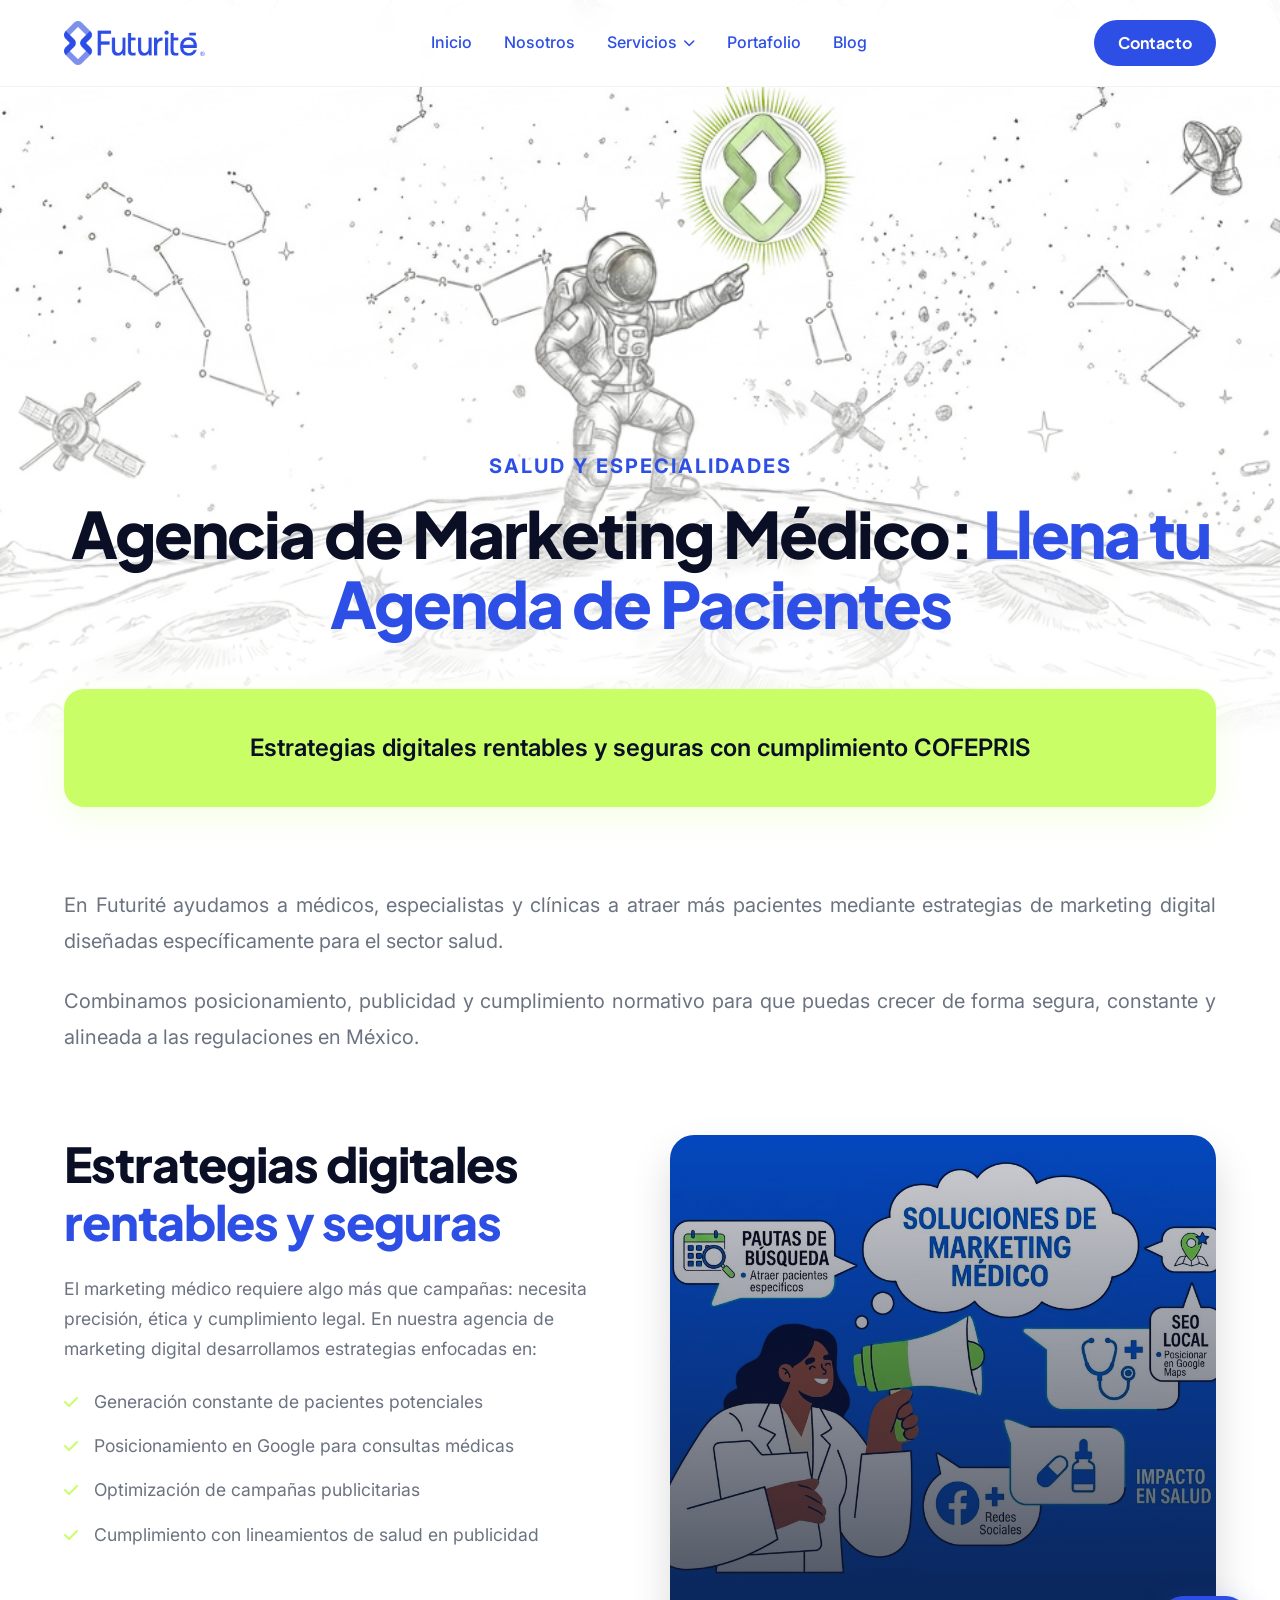
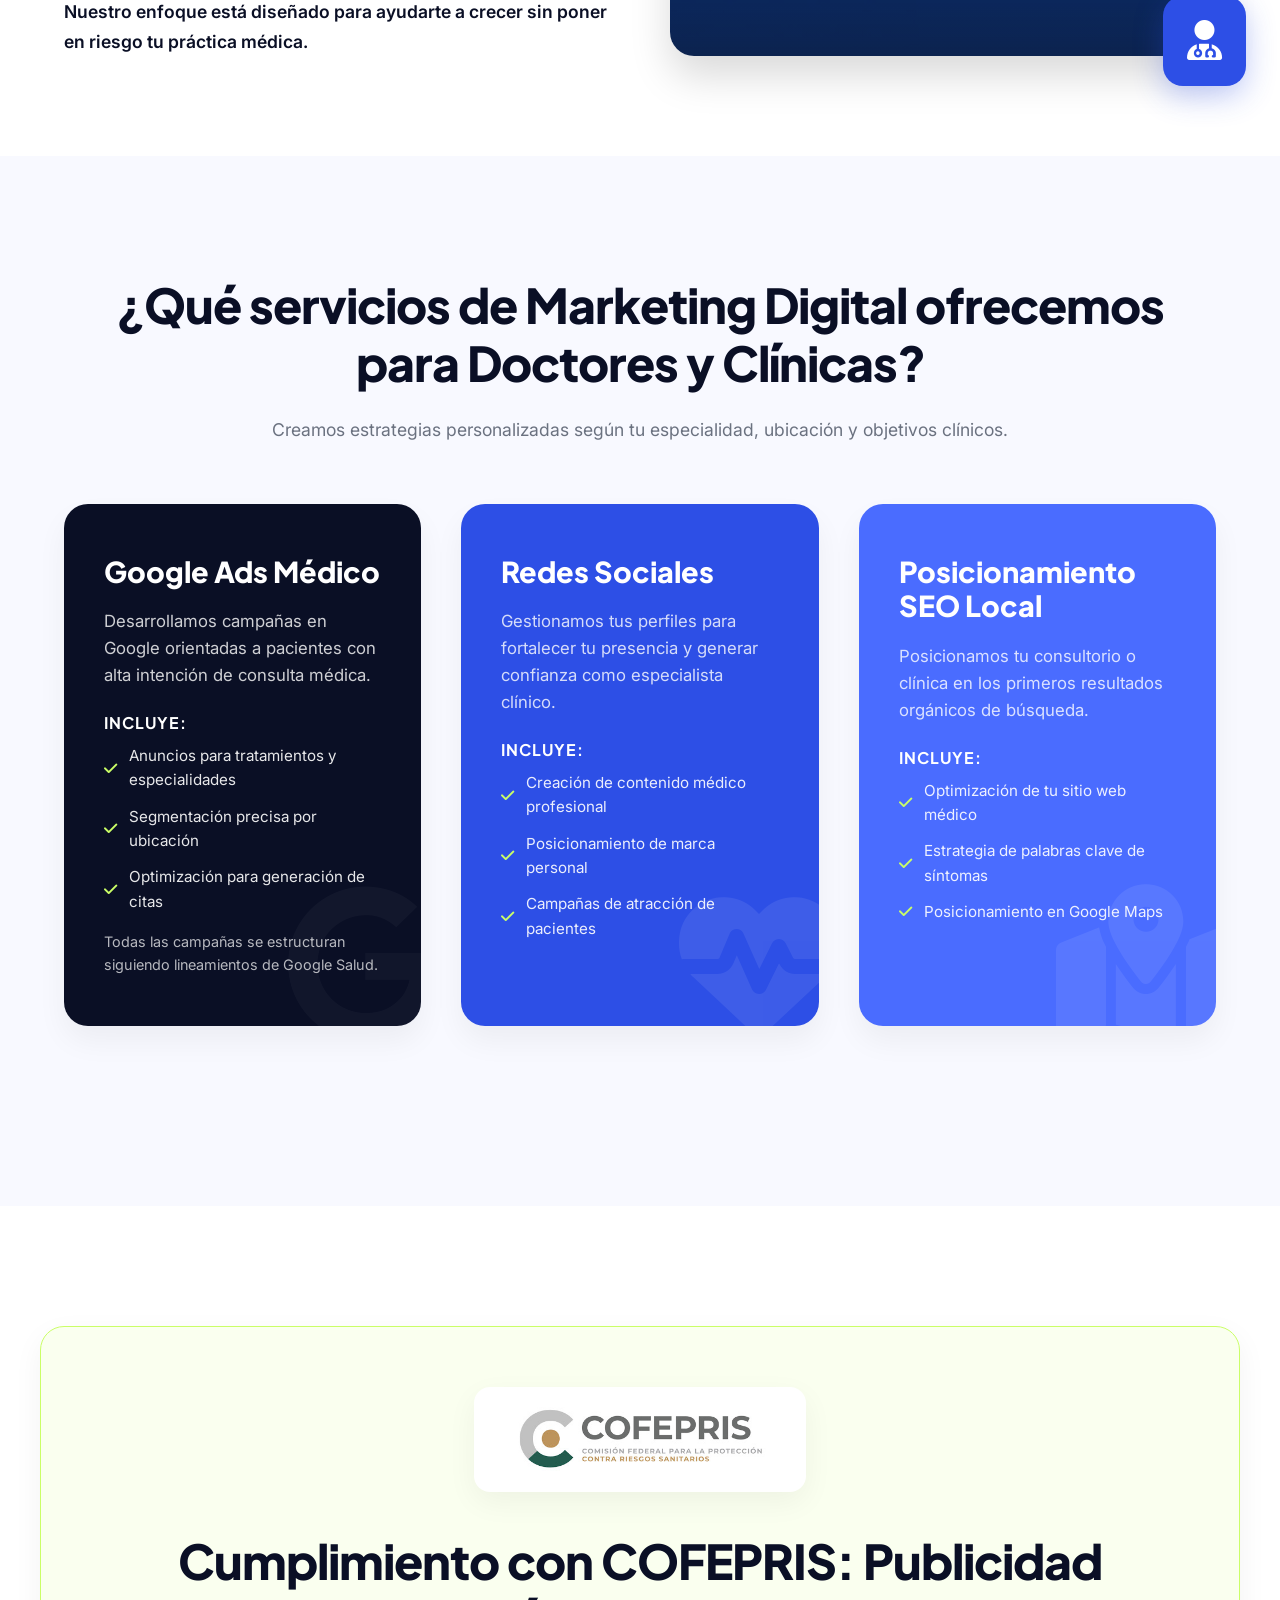
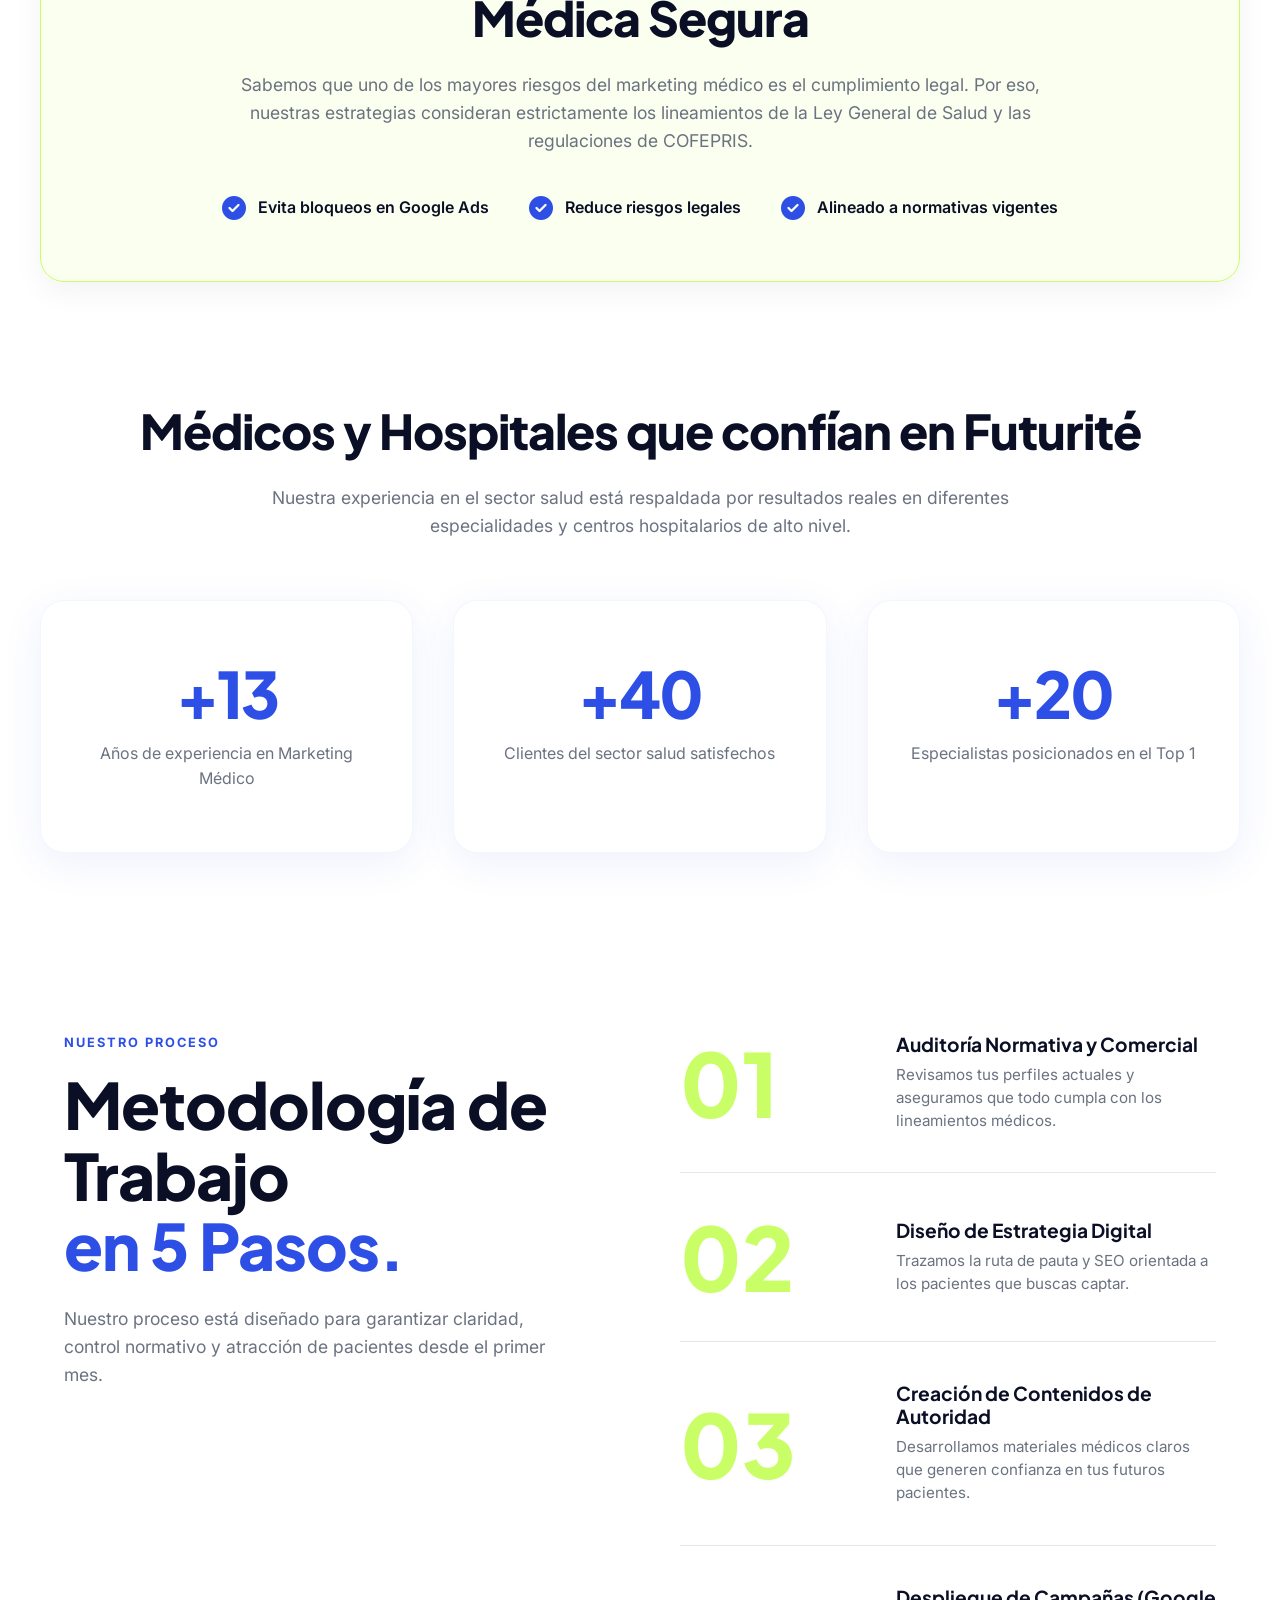
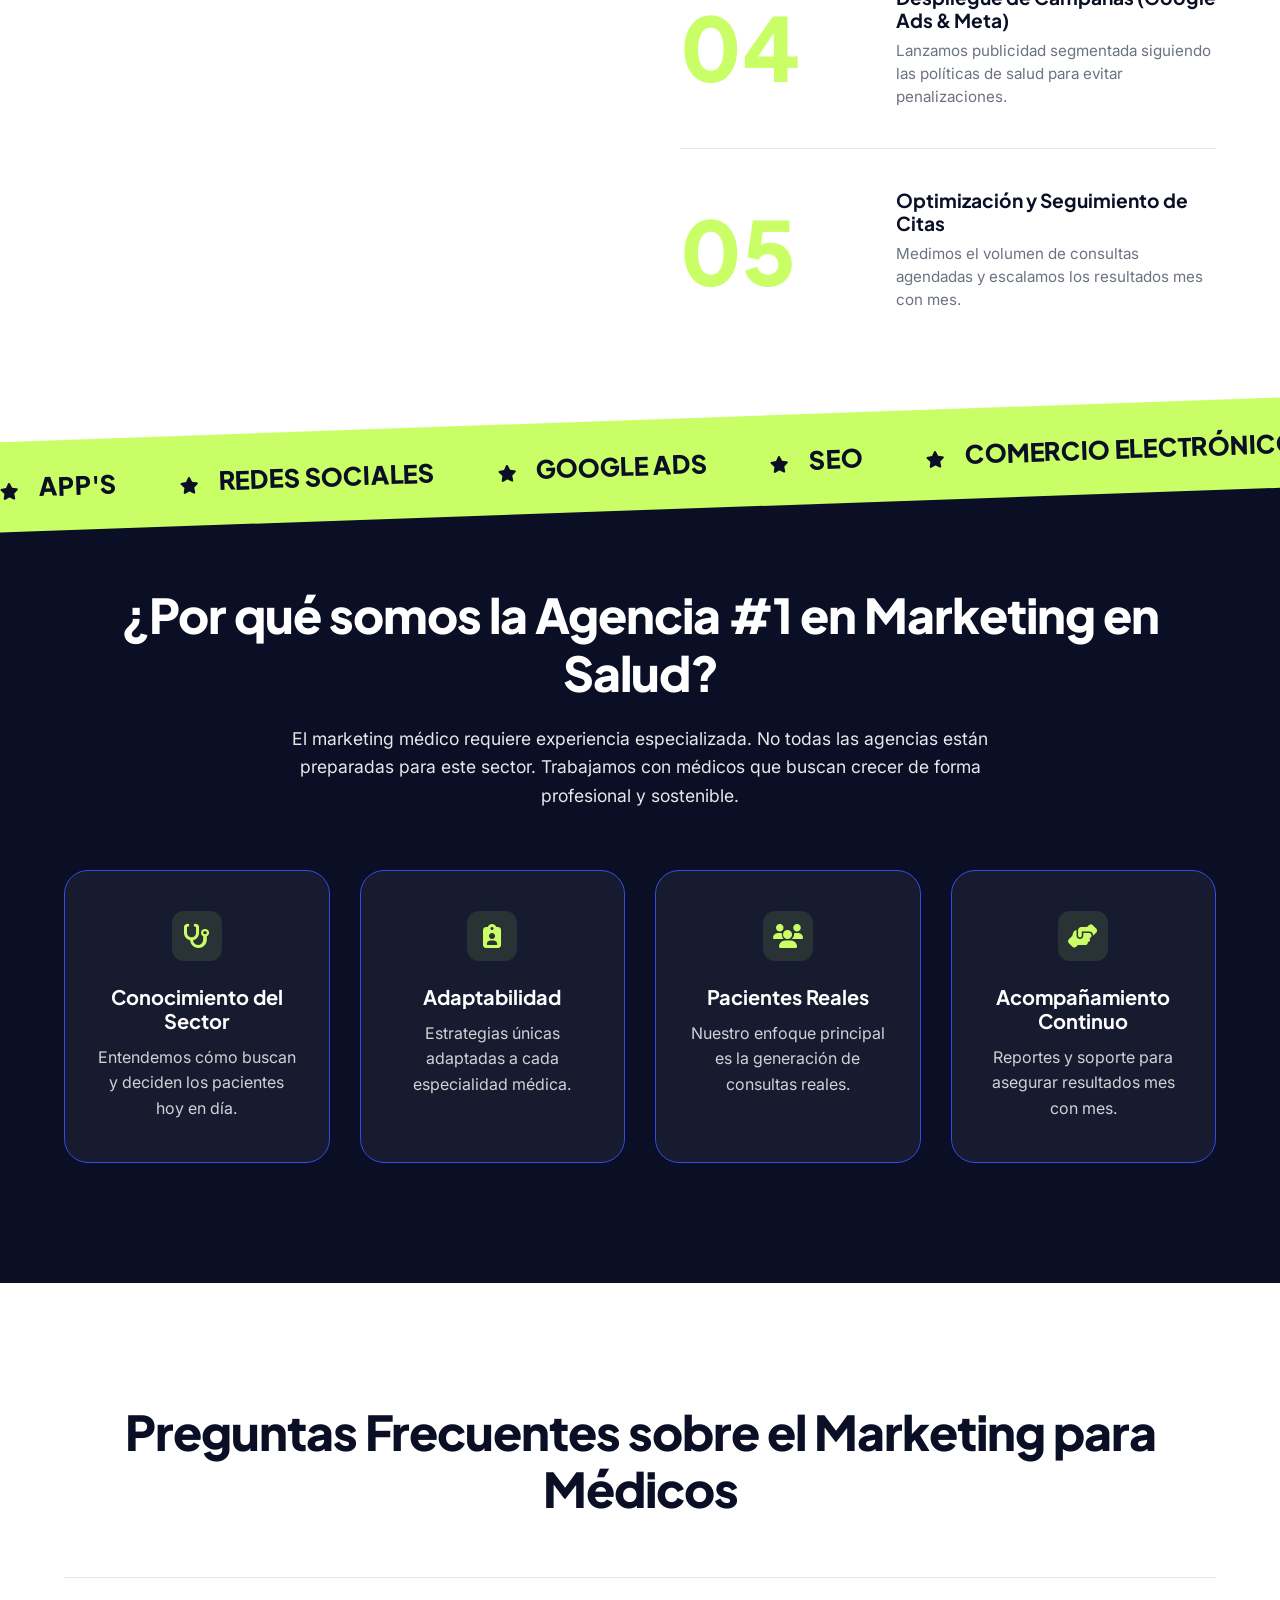
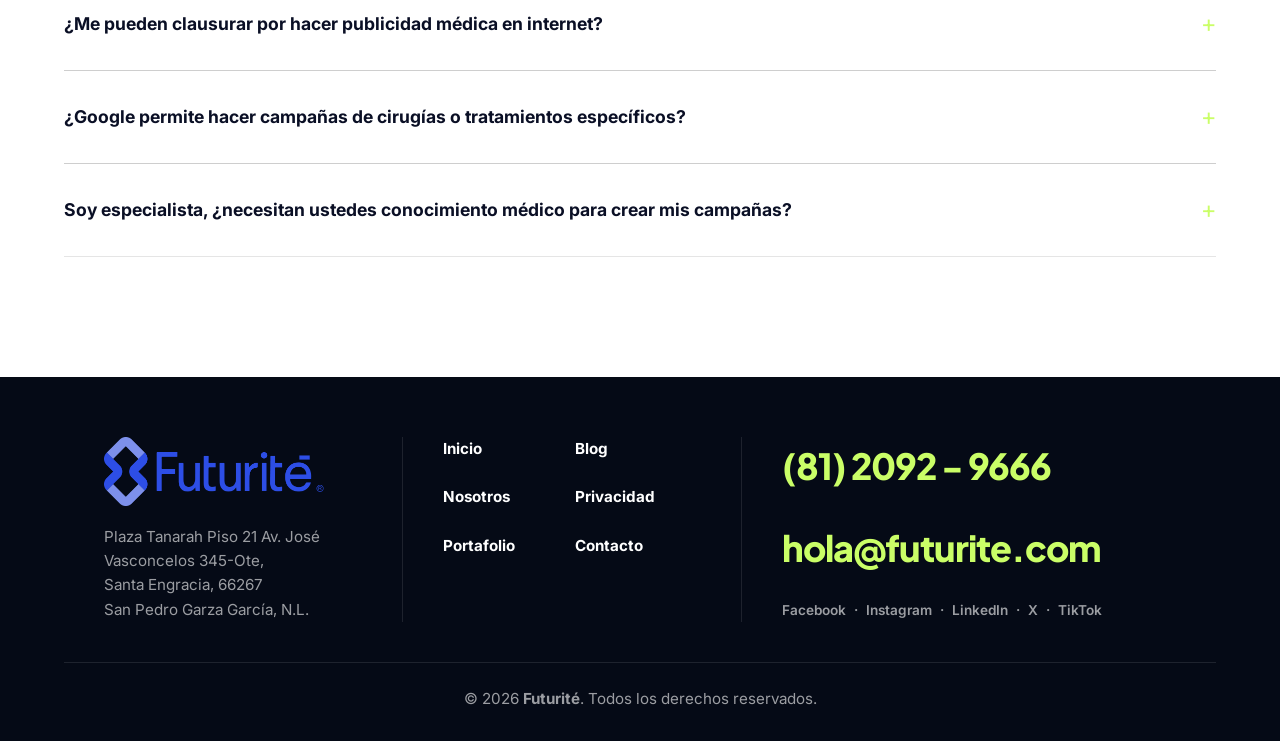
<file: marketing-medico.html>
<!DOCTYPE html>
<html lang="es">

<head>
    <meta charset="UTF-8">
    <meta name="viewport" content="width=device-width, initial-scale=1.0">
    <title>Agencia de Marketing Médico | Futurité</title>
    <meta name="description" content="Estrategias de marketing digital seguras y rentables para doctores, especialistas y clínicas. Apegados a COFEPRIS.">

    <!-- Schema Markup JSON-LD -->
    <script type="application/ld+json">
    {
      "@context": "https://schema.org",
      "@type": "LocalBusiness",
      "name": "Futurité",
      "image": "https://futurite.com/assets/logo_futurite_ch.png",
      "url": "https://futurite.com",
      "telephone": "8120929666",
      "address": {
        "@type": "PostalAddress",
        "streetAddress": "Plaza Tanarah Piso 21 Av. José Vasconcelos 345-Ote",
        "addressLocality": "San Pedro Garza García",
        "addressRegion": "N.L.",
        "postalCode": "66267",
        "addressCountry": "MX"
      },
      "foundingDate": "2009",
      "founders": [
        {
          "@type": "Person",
          "name": "Equipo Directivo Futurité"
        }
      ],
      "sameAs": [
        "https://www.facebook.com/futurite",
        "https://www.instagram.com/futurite",
        "https://www.linkedin.com/company/futurite"
      ]
    }
    </script>

    <script type="application/ld+json">
    {
      "@context": "https://schema.org",
      "@type": "FAQPage",
      "mainEntity": [{
        "@type": "Question",
        "name": "¿Me pueden clausurar por hacer publicidad médica en internet?",
        "acceptedAnswer": {
          "@type": "Answer",
          "text": "Sí, si no se cumplen los lineamientos establecidos por COFEPRIS. Por eso es fundamental trabajar con estrategias que respeten la regulación vigente."
        }
      },{
        "@type": "Question",
        "name": "¿Google permite hacer campañas de cirugías o tratamientos específicos?",
        "acceptedAnswer": {
          "@type": "Answer",
          "text": "Sí, pero bajo ciertas restricciones. Las campañas deben cumplir políticas de contenido médico para evitar rechazos o suspensiones."
        }
      },{
        "@type": "Question",
        "name": "Soy especialista, ¿necesitan ustedes conocimiento médico para crear mis campañas?",
        "acceptedAnswer": {
          "@type": "Answer",
          "text": "Sí. Entendemos que cada especialidad requiere un enfoque distinto, por lo que desarrollamos estrategias alineadas a tu práctica médica y tipo de paciente."
        }
      }]
    }
    </script>

    <link rel="preconnect" href="https://fonts.googleapis.com">
    <link rel="preconnect" href="https://fonts.gstatic.com" crossorigin>
    <link
        href="https://fonts.googleapis.com/css2?family=Inter:wght@400;500;600&family=Plus+Jakarta+Sans:wght@500;600;700;800&display=swap"
        rel="stylesheet">
    <link rel="stylesheet" href="https://cdnjs.cloudflare.com/ajax/libs/font-awesome/6.4.0/css/all.min.css">
    <link rel="stylesheet" href="style.css">
    <link rel="icon" type="image/png" href="./assets/favicon.png">
</head>

<body style="background: url('./assets/bg_nosotros.jpg') center -70px/cover fixed no-repeat;">

    <!-- Header Navigation (Minimal) -->
    <header class="navbar" style="background: rgba(255, 255, 255, 0.95);">
        <div class="container nav-container">
            <div class="logo">
                <a href="index.html">
                    <img src="./assets/logo_futurite_ch.png" alt="Futurité" class="nav-logo-img">
                </a>
            </div>
            <nav class="nav-links">
                <a href="index.html#home">Inicio</a>
                <a href="nosotros.html">Nosotros</a>
                <div class="nav-dropdown">
                    <a href="index.html#servicios" class="dropdown-toggle"
                        style="display:flex; align-items:center; gap:6px;">Servicios <i class="fa-solid fa-chevron-down"
                            style="font-size: 0.75rem;"></i></a>
                    <ul class="dropdown-menu">
                        <li><a href="agencia-de-redes-sociales.html">Redes Sociales</a></li>
                        <li><a href="agencia-de-google-ads.html">Google Ads</a></li>
                        <li><a href="agencia-seo.html">SEO</a></li>
                        <li><a href="desarrollo-aplicaciones-moviles.html">APP'S</a></li>
                        <li><a href="comercio-electronico.html">Comercio Electrónico</a></li>
                        <li><a href="marketing-medico.html">Marketing médico</a></li>
                    </ul>
                </div>
                <a href="portafolio.html">Portafolio</a>
                <a href="https://futurite.com/blog-marketing-digital/" target="_blank"
                    rel="noopener noreferrer">Blog</a>
                <!-- Mobile ONLY Button -->
                <a href="contacto.html" class="btn btn-primary nav-btn-mobile">Contacto</a>
            </nav>
            <a href="contacto.html" class="btn btn-primary nav-btn">Contacto</a>
            <!-- Hamburger Toggle -->
            <button class="mobile-menu-btn" aria-label="Abrir Menú"><i class="fa-solid fa-bars"></i></button>
        </div>
    </header>

    <!-- H1 Header Section -->
    <section class="nosotros-header" style="position: relative; padding: 450px 0 100px; text-align: center; background: linear-gradient(to bottom, rgba(255, 255, 255, 0) 0%, rgba(255, 255, 255, 1) 100%); color: var(--clr-base); overflow: hidden;">
        <div class="container" style="position: relative; z-index: 2;">
            <span style="display: block; font-size: 1.25rem; color: var(--clr-primary); font-weight: 700; letter-spacing: 2px; text-transform: uppercase; margin-bottom: 16px;">Salud y Especialidades</span>
            <h1 style="font-size: clamp(3rem, 5vw, 4rem); font-family: var(--font-heading); font-weight: 800; letter-spacing: -2px; margin-bottom: 0; line-height: 1.1; color: var(--clr-contrast);">
                Agencia de Marketing Médico: <span style="color: var(--clr-primary);">Llena tu Agenda de Pacientes</span></h1>
        </div>
    </section>

    <!-- Main Content Wrapper (White Background) -->
    <main style="background-color: var(--clr-base); border-radius: 0; padding: 60px 0 0; position: relative; z-index: 10;">

        <!-- Green Banner Container -->
        <div class="container" style="margin-top: -110px; margin-bottom: 80px; position: relative; z-index: 10;">
            <div style="background-color: var(--clr-accent); color: var(--clr-contrast); padding: 40px; border-radius: 20px; text-align: center; box-shadow: 0 10px 30px rgba(202, 254, 103, 0.2);">
                <p style="font-size: 1.5rem; font-weight: 600; margin: 0;">Estrategias digitales rentables y seguras con cumplimiento COFEPRIS</p>
            </div>
        </div>

        <!-- Intro Content -->
        <section class="container" style="margin-top: 40px; margin-bottom: 80px;">
            <div style="text-align: justify; font-size: 1.25rem; line-height: 1.8; color: var(--clr-muted);">
                <p>En Futurité ayudamos a médicos, especialistas y clínicas a atraer más pacientes mediante estrategias de marketing digital diseñadas específicamente para el sector salud.</p>
                <p style="margin-top: 24px;">Combinamos posicionamiento, publicidad y cumplimiento normativo para que puedas crecer de forma segura, constante y alineada a las regulaciones en México.</p>
            </div>
        </section>

        <!-- Estrategias rentables y seguras (2 Columnas) -->
        <section class="container" style="margin-bottom: 100px;">
            <div style="display: grid; grid-template-columns: repeat(auto-fit, minmax(350px, 1fr)); gap: 60px; align-items: stretch;">
                <div style="display: flex; flex-direction: column; justify-content: center;">
                    <h2 style="font-family: var(--font-heading); font-weight: 800; color: var(--clr-contrast); margin-bottom: 24px; line-height: 1.2;">Estrategias digitales <span style="color: var(--clr-primary);">rentables y seguras</span></h2>
                    <p style="color: var(--clr-muted); font-size: 1.1rem; line-height: 1.7; margin-bottom: 24px;">El marketing médico requiere algo más que campañas: necesita precisión, ética y cumplimiento legal. En nuestra agencia de marketing digital desarrollamos estrategias enfocadas en:</p>
                    <ul style="list-style: none; padding: 0; margin: 0 0 32px 0;">
                        <li style="margin-bottom: 16px; display: flex; align-items: flex-start; gap: 16px;"><i class="fa-solid fa-check" style="color: var(--clr-accent); margin-top: 6px;"></i><span style="color: var(--clr-muted); font-size: 1.1rem;">Generación constante de pacientes potenciales</span></li>
                        <li style="margin-bottom: 16px; display: flex; align-items: flex-start; gap: 16px;"><i class="fa-solid fa-check" style="color: var(--clr-accent); margin-top: 6px;"></i><span style="color: var(--clr-muted); font-size: 1.1rem;">Posicionamiento en Google para consultas médicas</span></li>
                        <li style="margin-bottom: 16px; display: flex; align-items: flex-start; gap: 16px;"><i class="fa-solid fa-check" style="color: var(--clr-accent); margin-top: 6px;"></i><span style="color: var(--clr-muted); font-size: 1.1rem;">Optimización de campañas publicitarias</span></li>
                        <li style="margin-bottom: 16px; display: flex; align-items: flex-start; gap: 16px;"><i class="fa-solid fa-check" style="color: var(--clr-accent); margin-top: 6px;"></i><span style="color: var(--clr-muted); font-size: 1.1rem;">Cumplimiento con lineamientos de salud en publicidad</span></li>
                    </ul>
                    <p style="color: var(--clr-contrast); font-size: 1.1rem; line-height: 1.7; font-weight: 600;">Nuestro enfoque está diseñado para ayudarte a crecer sin poner en riesgo tu práctica médica.</p>
                </div>
                <div style="position: relative; height: 100%; min-height: 350px;">
                    <div style="width: 100%; height: 100%; background: linear-gradient(rgba(15, 23, 42, 0.2), rgba(15, 23, 42, 0.8)), url('./assets/marketing-medico.jpg') center/cover no-repeat; border-radius: 24px; box-shadow: 0 20px 40px rgba(0,0,0,0.15);"></div>
                    <div style="position: absolute; bottom: -30px; right: -30px; background: var(--clr-primary); color: #fff; padding: 24px; border-radius: 20px; box-shadow: 0 10px 30px rgba(45, 79, 230, 0.3);">
                        <i class="fa-solid fa-user-doctor" style="font-size: 2.5rem;"></i>
                    </div>
                </div>
            </div>
        </section>

        <!-- Servicios -->
        <section style="background: rgba(45, 79, 230, 0.03); padding: 120px 0;">
            <div class="container">
                <div style="text-align: center; margin-bottom: 60px;">
                    <h2 style="font-family: var(--font-heading); font-weight: 800; color: var(--clr-contrast); margin-bottom: 24px;">¿Qué servicios de Marketing Digital ofrecemos para Doctores y Clínicas?</h2>
                    <p style="font-size: 1.1rem; color: var(--clr-muted); max-width: 800px; margin: 0 auto;">Creamos estrategias personalizadas según tu especialidad, ubicación y objetivos clínicos.</p>
                </div>
                
                <div style="display: grid; grid-template-columns: repeat(auto-fit, minmax(300px, 1fr)); gap: 40px; margin-bottom: 60px;">
                    <!-- Google Ads -->
                    <div style="background: var(--clr-contrast); padding: 50px 40px; position: relative; overflow: hidden; color: #fff; border-radius: 24px; box-shadow: 0 15px 30px rgba(0,0,0,0.05);">
                        <div style="position: absolute; bottom: -20px; right: -20px; font-size: 10rem; color: #fff; opacity: 0.03; pointer-events: none; line-height: 1;">
                            <i class="fa-brands fa-google"></i>
                        </div>
                        <h3 style="font-size: 1.8rem; font-family: var(--font-heading); margin-bottom: 20px; font-weight: 800; position: relative; z-index: 1; color: #fff;">Google Ads Médico</h3>
                        <p style="opacity: 0.8; font-size: 1.05rem; line-height: 1.6; margin-bottom: 24px; position: relative; z-index: 1;">Desarrollamos campañas en Google orientadas a pacientes con alta intención de consulta médica.</p>
                        <h4 style="font-size: 1rem; color: #fff; margin-bottom: 12px; text-transform: uppercase; letter-spacing: 1px; position: relative; z-index: 1;">Incluye:</h4>
                        <ul style="list-style: none; padding: 0; margin: 0; font-size: 0.95rem; position: relative; z-index: 1;">
                            <li style="margin-bottom: 12px; display: flex; align-items: center; gap: 12px;"><i class="fa-solid fa-check" style="color: var(--clr-accent);"></i><span style="opacity: 0.9;">Anuncios para tratamientos y especialidades</span></li>
                            <li style="margin-bottom: 12px; display: flex; align-items: center; gap: 12px;"><i class="fa-solid fa-check" style="color: var(--clr-accent);"></i><span style="opacity: 0.9;">Segmentación precisa por ubicación</span></li>
                            <li style="margin-bottom: 12px; display: flex; align-items: center; gap: 12px;"><i class="fa-solid fa-check" style="color: var(--clr-accent);"></i><span style="opacity: 0.9;">Optimización para generación de citas</span></li>
                        </ul>
                        <p style="margin-top: 16px; font-size: 0.9rem; opacity: 0.7;">Todas las campañas se estructuran siguiendo lineamientos de Google Salud.</p>
                    </div>
                    <!-- Redes Sociales -->
                    <div style="background: var(--clr-primary); padding: 50px 40px; position: relative; overflow: hidden; color: #fff; border-radius: 24px; box-shadow: 0 15px 30px rgba(0,0,0,0.05);">
                        <div style="position: absolute; bottom: -20px; right: -20px; font-size: 10rem; color: #fff; opacity: 0.08; pointer-events: none; line-height: 1;">
                            <i class="fa-solid fa-heart-pulse"></i>
                        </div>
                        <h3 style="font-size: 1.8rem; font-family: var(--font-heading); margin-bottom: 20px; font-weight: 800; position: relative; z-index: 1; color: #fff;">Redes Sociales</h3>
                        <p style="opacity: 0.8; font-size: 1.05rem; line-height: 1.6; margin-bottom: 24px; position: relative; z-index: 1;">Gestionamos tus perfiles para fortalecer tu presencia y generar confianza como especialista clínico.</p>
                        <h4 style="font-size: 1rem; color: #fff; margin-bottom: 12px; text-transform: uppercase; letter-spacing: 1px; position: relative; z-index: 1;">Incluye:</h4>
                        <ul style="list-style: none; padding: 0; margin: 0; font-size: 0.95rem; position: relative; z-index: 1;">
                            <li style="margin-bottom: 12px; display: flex; align-items: center; gap: 12px;"><i class="fa-solid fa-check" style="color: var(--clr-accent);"></i><span style="opacity: 0.9;">Creación de contenido médico profesional</span></li>
                            <li style="margin-bottom: 12px; display: flex; align-items: center; gap: 12px;"><i class="fa-solid fa-check" style="color: var(--clr-accent);"></i><span style="opacity: 0.9;">Posicionamiento de marca personal</span></li>
                            <li style="margin-bottom: 12px; display: flex; align-items: center; gap: 12px;"><i class="fa-solid fa-check" style="color: var(--clr-accent);"></i><span style="opacity: 0.9;">Campañas de atracción de pacientes</span></li>
                        </ul>
                    </div>
                    <!-- Posicionamiento SEO Local -->
                    <div style="background: #4A6CFF; padding: 50px 40px; position: relative; overflow: hidden; color: #fff; border-radius: 24px; box-shadow: 0 15px 30px rgba(0,0,0,0.05);">
                        <div style="position: absolute; bottom: -20px; right: -20px; font-size: 10rem; color: #fff; opacity: 0.08; pointer-events: none; line-height: 1;">
                            <i class="fa-solid fa-map-location-dot"></i>
                        </div>
                        <h3 style="font-size: 1.8rem; font-family: var(--font-heading); margin-bottom: 20px; font-weight: 800; position: relative; z-index: 1; color: #fff;">Posicionamiento SEO Local</h3>
                        <p style="opacity: 0.8; font-size: 1.05rem; line-height: 1.6; margin-bottom: 24px; position: relative; z-index: 1;">Posicionamos tu consultorio o clínica en los primeros resultados orgánicos de búsqueda.</p>
                        <h4 style="font-size: 1rem; color: #fff; margin-bottom: 12px; text-transform: uppercase; letter-spacing: 1px; position: relative; z-index: 1;">Incluye:</h4>
                        <ul style="list-style: none; padding: 0; margin: 0; font-size: 0.95rem; position: relative; z-index: 1;">
                            <li style="margin-bottom: 12px; display: flex; align-items: center; gap: 12px;"><i class="fa-solid fa-check" style="color: var(--clr-accent);"></i><span style="opacity: 0.9;">Optimización de tu sitio web médico</span></li>
                            <li style="margin-bottom: 12px; display: flex; align-items: center; gap: 12px;"><i class="fa-solid fa-check" style="color: var(--clr-accent);"></i><span style="opacity: 0.9;">Estrategia de palabras clave de síntomas</span></li>
                            <li style="margin-bottom: 12px; display: flex; align-items: center; gap: 12px;"><i class="fa-solid fa-check" style="color: var(--clr-accent);"></i><span style="opacity: 0.9;">Posicionamiento en Google Maps</span></li>
                        </ul>
                    </div>
                </div>
            </div>
        </section>

        <!-- COFEPRIS: Publicidad Segura -->
        <section class="container" style="padding: 120px 0;">
            <div style="background: rgba(202, 254, 103, 0.1); border: 1px solid var(--clr-accent); border-radius: 24px; padding: 60px; text-align: center; box-shadow: 0 10px 30px rgba(0,0,0,0.05);">
                <div style="background: #fff; display: inline-block; padding: 20px 40px; border-radius: 16px; margin-bottom: 32px; box-shadow: 0 10px 30px rgba(0,0,0,0.05);">
                    <img src="./assets/logo_cofepris.jpg" alt="COFEPRIS" style="height: 65px; width: auto; display: block;">
                </div>
                <h2 style="font-family: var(--font-heading); font-weight: 800; color: var(--clr-contrast); margin-bottom: 24px;">Cumplimiento con COFEPRIS: Publicidad Médica Segura</h2>
                <p style="font-size: 1.1rem; color: var(--clr-muted); max-width: 800px; margin: 0 auto 24px;">Sabemos que uno de los mayores riesgos del marketing médico es el cumplimiento legal. Por eso, nuestras estrategias consideran estrictamente los lineamientos de la Ley General de Salud y las regulaciones de COFEPRIS.</p>
                <div style="display: flex; justify-content: center; gap: 40px; flex-wrap: wrap; margin-top: 40px;">
                    <div style="display: flex; align-items: center; gap: 12px;">
                        <i class="fa-solid fa-check-circle" style="color: var(--clr-primary); font-size: 1.5rem;"></i>
                        <span style="font-weight: 600; color: var(--clr-contrast);">Evita bloqueos en Google Ads</span>
                    </div>
                    <div style="display: flex; align-items: center; gap: 12px;">
                        <i class="fa-solid fa-check-circle" style="color: var(--clr-primary); font-size: 1.5rem;"></i>
                        <span style="font-weight: 600; color: var(--clr-contrast);">Reduce riesgos legales</span>
                    </div>
                    <div style="display: flex; align-items: center; gap: 12px;">
                        <i class="fa-solid fa-check-circle" style="color: var(--clr-primary); font-size: 1.5rem;"></i>
                        <span style="font-weight: 600; color: var(--clr-contrast);">Alineado a normativas vigentes</span>
                    </div>
                </div>
            </div>
        </section>

        <!-- Casos de Éxito -->
        <section class="container" style="padding: 0 0 120px;">
            <div style="text-align: center; margin-bottom: 60px;">
                <h2 style="font-family: var(--font-heading); font-weight: 800; color: var(--clr-contrast); margin-bottom: 24px;">Médicos y Hospitales que confían en Futurité</h2>
                <p style="font-size: 1.1rem; color: var(--clr-muted); max-width: 800px; margin: 0 auto;">Nuestra experiencia en el sector salud está respaldada por resultados reales en diferentes especialidades y centros hospitalarios de alto nivel.</p>
            </div>
            <div class="market-stats" data-reveal>
                <div class="market-stat">
                    <h3>+13</h3>
                    <p>Años de experiencia en Marketing Médico</p>
                </div>
                <div class="market-stat">
                    <h3>+40</h3>
                    <p>Clientes del sector salud satisfechos</p>
                </div>
                <div class="market-stat">
                    <h3>+20</h3>
                    <p>Especialistas posicionados en el Top 1</p>
                </div>
            </div>
        </section>

        <!-- Metodología en 5 pasos -->
        <section style="padding: 60px 0 120px 0;">
            <div class="container" style="display: grid; grid-template-columns: repeat(auto-fit, minmax(350px, 1fr)); gap: 80px; align-items: start;">
                
                <!-- Left Column -->
                <div style="position: sticky; top: 120px;">
                    <span style="display: block; font-size: 0.8rem; font-weight: 700; letter-spacing: 2px; color: var(--clr-primary); margin-bottom: 16px; text-transform: uppercase;">Nuestro Proceso</span>
                    <h2 style="font-size: clamp(3rem, 5vw, 4.5rem); font-family: var(--font-heading); font-weight: 800; color: var(--clr-contrast); margin-bottom: 24px; line-height: 1.1; letter-spacing: -1px;">
                        Metodología de Trabajo <br><span style="color: var(--clr-primary);">en 5 Pasos.</span>
                    </h2>
                    <p style="color: var(--clr-muted); font-size: 1.1rem; line-height: 1.6; max-width: 90%;">Nuestro proceso está diseñado para garantizar claridad, control normativo y atracción de pacientes desde el primer mes.</p>
                </div>
                
                <!-- Right Column (Ordered List of Steps) -->
                <ol style="display: flex; flex-direction: column; list-style: none; padding: 0; margin: 0;">
                    <!-- Step 1 -->
                    <li style="display: flex; align-items: center; justify-content: space-between; gap: 30px; border-bottom: 1px solid #e5e7eb; padding-bottom: 40px; margin-bottom: 40px;">
                        <div style="font-size: 5.5rem; font-weight: 900; color: var(--clr-accent); font-family: var(--font-heading); line-height: 1;">01</div>
                        <div style="text-align: left; max-width: 320px;">
                            <h3 style="font-size: 1.2rem; font-family: var(--font-heading); color: var(--clr-contrast); margin-bottom: 8px;">Auditoría Normativa y Comercial</h3>
                            <p style="color: var(--clr-muted); font-size: 0.95rem; line-height: 1.5; margin: 0;">Revisamos tus perfiles actuales y aseguramos que todo cumpla con los lineamientos médicos.</p>
                        </div>
                    </li>
                    <!-- Step 2 -->
                    <li style="display: flex; align-items: center; justify-content: space-between; gap: 30px; border-bottom: 1px solid #e5e7eb; padding-bottom: 40px; margin-bottom: 40px;">
                        <div style="font-size: 5.5rem; font-weight: 900; color: var(--clr-accent); font-family: var(--font-heading); line-height: 1;">02</div>
                        <div style="text-align: left; max-width: 320px;">
                            <h3 style="font-size: 1.2rem; font-family: var(--font-heading); color: var(--clr-contrast); margin-bottom: 8px;">Diseño de Estrategia Digital</h3>
                            <p style="color: var(--clr-muted); font-size: 0.95rem; line-height: 1.5; margin: 0;">Trazamos la ruta de pauta y SEO orientada a los pacientes que buscas captar.</p>
                        </div>
                    </li>
                    <!-- Step 3 -->
                    <li style="display: flex; align-items: center; justify-content: space-between; gap: 30px; border-bottom: 1px solid #e5e7eb; padding-bottom: 40px; margin-bottom: 40px;">
                        <div style="font-size: 5.5rem; font-weight: 900; color: var(--clr-accent); font-family: var(--font-heading); line-height: 1;">03</div>
                        <div style="text-align: left; max-width: 320px;">
                            <h3 style="font-size: 1.2rem; font-family: var(--font-heading); color: var(--clr-contrast); margin-bottom: 8px;">Creación de Contenidos de Autoridad</h3>
                            <p style="color: var(--clr-muted); font-size: 0.95rem; line-height: 1.5; margin: 0;">Desarrollamos materiales médicos claros que generen confianza en tus futuros pacientes.</p>
                        </div>
                    </li>
                    <!-- Step 4 -->
                    <li style="display: flex; align-items: center; justify-content: space-between; gap: 30px; border-bottom: 1px solid #e5e7eb; padding-bottom: 40px; margin-bottom: 40px;">
                        <div style="font-size: 5.5rem; font-weight: 900; color: var(--clr-accent); font-family: var(--font-heading); line-height: 1;">04</div>
                        <div style="text-align: left; max-width: 320px;">
                            <h3 style="font-size: 1.2rem; font-family: var(--font-heading); color: var(--clr-contrast); margin-bottom: 8px;">Despliegue de Campañas (Google Ads & Meta)</h3>
                            <p style="color: var(--clr-muted); font-size: 0.95rem; line-height: 1.5; margin: 0;">Lanzamos publicidad segmentada siguiendo las políticas de salud para evitar penalizaciones.</p>
                        </div>
                    </li>
                    <!-- Step 5 -->
                    <li style="display: flex; align-items: center; justify-content: space-between; gap: 30px; padding-bottom: 10px;">
                        <div style="font-size: 5.5rem; font-weight: 900; color: var(--clr-accent); font-family: var(--font-heading); line-height: 1;">05</div>
                        <div style="text-align: left; max-width: 320px;">
                            <h3 style="font-size: 1.2rem; font-family: var(--font-heading); color: var(--clr-contrast); margin-bottom: 8px;">Optimización y Seguimiento de Citas</h3>
                            <p style="color: var(--clr-muted); font-size: 0.95rem; line-height: 1.5; margin: 0;">Medimos el volumen de consultas agendadas y escalamos los resultados mes con mes.</p>
                        </div>
                    </li>
                </ol>
            </div>
        </section>

        <!-- Cinta Animada de Servicios (Marquee) -->
        <div style="overflow: hidden; width: 100%; max-width: 100vw; padding: 40px 0; margin-top: -60px; margin-bottom: -82px; position: relative; z-index: 20; box-sizing: border-box;">
            <div style="background: var(--clr-accent); color: var(--clr-contrast); padding: 24px 0; white-space: nowrap; transform: rotate(-2deg) scale(1.05); width: 100%; position: relative; z-index: 10;">
                <div style="display: flex; width: max-content; animation: serviceMarquee 35s linear infinite;">
                    <div style="display: flex; gap: 60px; padding: 0 30px; align-items: center;">
                        <a href="desarrollo-aplicaciones-moviles.html" style="font-size: 1.5rem; font-weight: 800; text-transform: uppercase; font-family: var(--font-heading); text-decoration: none; color: inherit; transition: opacity 0.3s;" onmouseover="this.style.opacity='0.7'" onmouseout="this.style.opacity='1'"><i class="fa-solid fa-star" style="font-size: 1rem; margin-right: 15px;"></i> APP'S</a>
                        <a href="agencia-de-redes-sociales.html" style="font-size: 1.5rem; font-weight: 800; text-transform: uppercase; font-family: var(--font-heading); text-decoration: none; color: inherit; transition: opacity 0.3s;" onmouseover="this.style.opacity='0.7'" onmouseout="this.style.opacity='1'"><i class="fa-solid fa-star" style="font-size: 1rem; margin-right: 15px;"></i> Redes Sociales</a>
                        <a href="agencia-de-google-ads.html" style="font-size: 1.5rem; font-weight: 800; text-transform: uppercase; font-family: var(--font-heading); text-decoration: none; color: inherit; transition: opacity 0.3s;" onmouseover="this.style.opacity='0.7'" onmouseout="this.style.opacity='1'"><i class="fa-solid fa-star" style="font-size: 1rem; margin-right: 15px;"></i> Google Ads</a>
                        <a href="agencia-seo.html" style="font-size: 1.5rem; font-weight: 800; text-transform: uppercase; font-family: var(--font-heading); text-decoration: none; color: inherit; transition: opacity 0.3s;" onmouseover="this.style.opacity='0.7'" onmouseout="this.style.opacity='1'"><i class="fa-solid fa-star" style="font-size: 1rem; margin-right: 15px;"></i> SEO</a>
                        <a href="comercio-electronico.html" style="font-size: 1.5rem; font-weight: 800; text-transform: uppercase; font-family: var(--font-heading); text-decoration: none; color: inherit; transition: opacity 0.3s;" onmouseover="this.style.opacity='0.7'" onmouseout="this.style.opacity='1'"><i class="fa-solid fa-star" style="font-size: 1rem; margin-right: 15px;"></i> Comercio Electrónico</a>
                        <a href="marketing-medico.html" style="font-size: 1.5rem; font-weight: 800; text-transform: uppercase; font-family: var(--font-heading); text-decoration: none; color: inherit; transition: opacity 0.3s;" onmouseover="this.style.opacity='0.7'" onmouseout="this.style.opacity='1'"><i class="fa-solid fa-star" style="font-size: 1rem; margin-right: 15px;"></i> Marketing Médico</a>
                    </div>
                    <div style="display: flex; gap: 60px; padding: 0 30px; align-items: center;">
                        <a href="desarrollo-aplicaciones-moviles.html" style="font-size: 1.5rem; font-weight: 800; text-transform: uppercase; font-family: var(--font-heading); text-decoration: none; color: inherit; transition: opacity 0.3s;" onmouseover="this.style.opacity='0.7'" onmouseout="this.style.opacity='1'"><i class="fa-solid fa-star" style="font-size: 1rem; margin-right: 15px;"></i> APP'S</a>
                        <a href="agencia-de-redes-sociales.html" style="font-size: 1.5rem; font-weight: 800; text-transform: uppercase; font-family: var(--font-heading); text-decoration: none; color: inherit; transition: opacity 0.3s;" onmouseover="this.style.opacity='0.7'" onmouseout="this.style.opacity='1'"><i class="fa-solid fa-star" style="font-size: 1rem; margin-right: 15px;"></i> Redes Sociales</a>
                        <a href="agencia-de-google-ads.html" style="font-size: 1.5rem; font-weight: 800; text-transform: uppercase; font-family: var(--font-heading); text-decoration: none; color: inherit; transition: opacity 0.3s;" onmouseover="this.style.opacity='0.7'" onmouseout="this.style.opacity='1'"><i class="fa-solid fa-star" style="font-size: 1rem; margin-right: 15px;"></i> Google Ads</a>
                        <a href="agencia-seo.html" style="font-size: 1.5rem; font-weight: 800; text-transform: uppercase; font-family: var(--font-heading); text-decoration: none; color: inherit; transition: opacity 0.3s;" onmouseover="this.style.opacity='0.7'" onmouseout="this.style.opacity='1'"><i class="fa-solid fa-star" style="font-size: 1rem; margin-right: 15px;"></i> SEO</a>
                        <a href="comercio-electronico.html" style="font-size: 1.5rem; font-weight: 800; text-transform: uppercase; font-family: var(--font-heading); text-decoration: none; color: inherit; transition: opacity 0.3s;" onmouseover="this.style.opacity='0.7'" onmouseout="this.style.opacity='1'"><i class="fa-solid fa-star" style="font-size: 1rem; margin-right: 15px;"></i> Comercio Electrónico</a>
                        <a href="marketing-medico.html" style="font-size: 1.5rem; font-weight: 800; text-transform: uppercase; font-family: var(--font-heading); text-decoration: none; color: inherit; transition: opacity 0.3s;" onmouseover="this.style.opacity='0.7'" onmouseout="this.style.opacity='1'"><i class="fa-solid fa-star" style="font-size: 1rem; margin-right: 15px;"></i> Marketing Médico</a>
                    </div>
                </div>
                <style>
                    @keyframes serviceMarquee {
                        from { transform: translateX(0); }
                        to { transform: translateX(-50%); }
                    }
                </style>
            </div>
        </div>

        <!-- ¿Por qué elegir a Futurité -->
        <section style="background: var(--clr-contrast); padding: 120px 0;">
            <div class="container" style="color: #fff; display: flex; flex-direction: column; align-items: center; text-align: center;">
                <h2 style="font-family: var(--font-heading); font-weight: 800; margin-bottom: 24px; color: #fff;">¿Por qué somos la Agencia #1 en Marketing en Salud?</h2>
                <p style="font-size: 1.1rem; opacity: 0.9; max-width: 700px; margin-bottom: 60px; line-height: 1.6;">El marketing médico requiere experiencia especializada. No todas las agencias están preparadas para este sector. Trabajamos con médicos que buscan crecer de forma profesional y sostenible.</p>
                
                <div style="display: grid; grid-template-columns: repeat(auto-fit, minmax(250px, 1fr)); gap: 30px; width: 100%; text-align: center;">
                    <!-- Card 1 -->
                    <div style="background: rgba(255,255,255,0.05); border: 1px solid var(--clr-primary); padding: 40px 30px; border-radius: 24px; transition: transform var(--transition-fast);">
                        <div style="width: 50px; height: 50px; background: rgba(202, 254, 103, 0.1); border-radius: 12px; display: flex; align-items: center; justify-content: center; margin: 0 auto 24px; font-size: 1.5rem; color: var(--clr-accent);">
                            <i class="fa-solid fa-stethoscope"></i>
                        </div>
                        <h4 style="font-size: 1.25rem; margin-bottom: 12px; color: #fff;">Conocimiento del Sector</h4>
                        <p style="opacity: 0.8; font-size: 1rem; line-height: 1.6; margin: 0;">Entendemos cómo buscan y deciden los pacientes hoy en día.</p>
                    </div>
                    <!-- Card 2 -->
                    <div style="background: rgba(255,255,255,0.05); border: 1px solid var(--clr-primary); padding: 40px 30px; border-radius: 24px; transition: transform var(--transition-fast);">
                        <div style="width: 50px; height: 50px; background: rgba(202, 254, 103, 0.1); border-radius: 12px; display: flex; align-items: center; justify-content: center; margin: 0 auto 24px; font-size: 1.5rem; color: var(--clr-accent);">
                            <i class="fa-solid fa-clipboard-user"></i>
                        </div>
                        <h4 style="font-size: 1.25rem; margin-bottom: 12px; color: #fff;">Adaptabilidad</h4>
                        <p style="opacity: 0.8; font-size: 1rem; line-height: 1.6; margin: 0;">Estrategias únicas adaptadas a cada especialidad médica.</p>
                    </div>
                    <!-- Card 3 -->
                    <div style="background: rgba(255,255,255,0.05); border: 1px solid var(--clr-primary); padding: 40px 30px; border-radius: 24px; transition: transform var(--transition-fast);">
                        <div style="width: 50px; height: 50px; background: rgba(202, 254, 103, 0.1); border-radius: 12px; display: flex; align-items: center; justify-content: center; margin: 0 auto 24px; font-size: 1.5rem; color: var(--clr-accent);">
                            <i class="fa-solid fa-users"></i>
                        </div>
                        <h4 style="font-size: 1.25rem; margin-bottom: 12px; color: #fff;">Pacientes Reales</h4>
                        <p style="opacity: 0.8; font-size: 1rem; line-height: 1.6; margin: 0;">Nuestro enfoque principal es la generación de consultas reales.</p>
                    </div>
                    <!-- Card 4 -->
                    <div style="background: rgba(255,255,255,0.05); border: 1px solid var(--clr-primary); padding: 40px 30px; border-radius: 24px; transition: transform var(--transition-fast);">
                        <div style="width: 50px; height: 50px; background: rgba(202, 254, 103, 0.1); border-radius: 12px; display: flex; align-items: center; justify-content: center; margin: 0 auto 24px; font-size: 1.5rem; color: var(--clr-accent);">
                            <i class="fa-solid fa-handshake-angle"></i>
                        </div>
                        <h4 style="font-size: 1.25rem; margin-bottom: 12px; color: #fff;">Acompañamiento Continuo</h4>
                        <p style="opacity: 0.8; font-size: 1rem; line-height: 1.6; margin: 0;">Reportes y soporte para asegurar resultados mes con mes.</p>
                    </div>
                </div>
            </div>
        </section>

        <!-- Preguntas Frecuentes (FAQ) -->
        <section class="faq-section" style="padding: 120px 0; background: var(--clr-base);">
            <div class="container">
                <div style="margin-bottom: 60px; text-align: center;">
                    <h2 style="font-family: var(--font-heading); font-weight: 800; color: var(--clr-contrast);">Preguntas Frecuentes sobre el Marketing para Médicos</h2>
                </div>

                <div class="faq-accordion">
                    <!-- FAQ Item 1 -->
                    <details class="faq-item" name="faq-group-med">
                        <summary class="faq-question">¿Me pueden clausurar por hacer publicidad médica en internet?</summary>
                        <div class="faq-answer">
                            <p>Sí, si no se cumplen los lineamientos establecidos por COFEPRIS. Por eso es fundamental trabajar con estrategias que respeten la regulación vigente.</p>
                        </div>
                    </details>

                    <!-- FAQ Item 2 -->
                    <details class="faq-item" name="faq-group-med">
                        <summary class="faq-question">¿Google permite hacer campañas de cirugías o tratamientos específicos?</summary>
                        <div class="faq-answer">
                            <p>Sí, pero bajo ciertas restricciones. Las campañas deben cumplir políticas de contenido médico para evitar rechazos o suspensiones.</p>
                        </div>
                    </details>

                    <!-- FAQ Item 3 -->
                    <details class="faq-item" name="faq-group-med">
                        <summary class="faq-question">Soy especialista, ¿necesitan ustedes conocimiento médico para crear mis campañas?</summary>
                        <div class="faq-answer">
                            <p>Sí. Entendemos que cada especialidad requiere un enfoque distinto, por lo que desarrollamos estrategias alineadas a tu práctica médica y tipo de paciente.</p>
                        </div>
                    </details>
                </div>
            </div>
        </section>

    </main>

<!-- Footer -->
    <footer class="footer-alt">
        <div class="container">
            <div class="footer-alt-grid">

                <!-- Left Column -->
                <div class="footer-alt-col footer-alt-brand">
                    <img src="./assets/logo_futurite_ch.png" alt="Futurité" class="footer-alt-logo">
                    <p class="footer-alt-desc">
                        Plaza Tanarah Piso 21 Av. José Vasconcelos 345-Ote,<br>
                        Santa Engracia, 66267<br>
                        San Pedro Garza García, N.L.
                    </p>
                </div>

                <!-- Middle Column -->
                <div class="footer-alt-col footer-alt-links">
                    <div class="footer-links-col">
                        <a href="index.html#home">Inicio</a>
                        <a href="nosotros.html">Nosotros</a>
                        <a href="portafolio.html">Portafolio</a>
                    </div>
                    <div class="footer-links-col">
                        <a href="https://futurite.com/blog-marketing-digital/" target="_blank"
                            rel="noopener noreferrer">Blog</a>
                        <a href="privacidad.html">Privacidad</a>
                        <a href="contacto.html">Contacto</a>
                    </div>
                </div>

                <!-- Right Column -->
                <div class="footer-alt-col footer-alt-contact">
                    <a href="tel:8120929666" class="footer-big-link">(81) 2092 - 9666</a>
                    <a href="mailto:hola@futurite.com" class="footer-big-link">hola@futurite.com</a>

                    <div class="footer-alt-socials">
                        <a href="https://www.facebook.com/Futurite/" target="_blank"
                            rel="noopener noreferrer">Facebook</a> &middot;
                        <a href="https://www.instagram.com/futurite/" target="_blank"
                            rel="noopener noreferrer">Instagram</a> &middot;
                        <a href="https://mx.linkedin.com/company/futurite" target="_blank"
                            rel="noopener noreferrer">LinkedIn</a> &middot;
                        <a href="https://x.com/Futurite" target="_blank" rel="noopener noreferrer">X</a> &middot;
                        <a href="https://www.tiktok.com/@futurite_oficial" target="_blank"
                            rel="noopener noreferrer">TikTok</a>
                    </div>
                </div>

            </div>

            <div class="footer-alt-bottom">
                <p>&copy; 2026 <strong>Futurité</strong>. Todos los derechos reservados.</p>
            </div>
        </div>
    </footer>

    <script src="script.js"></script>
</body>

</html>
</file>
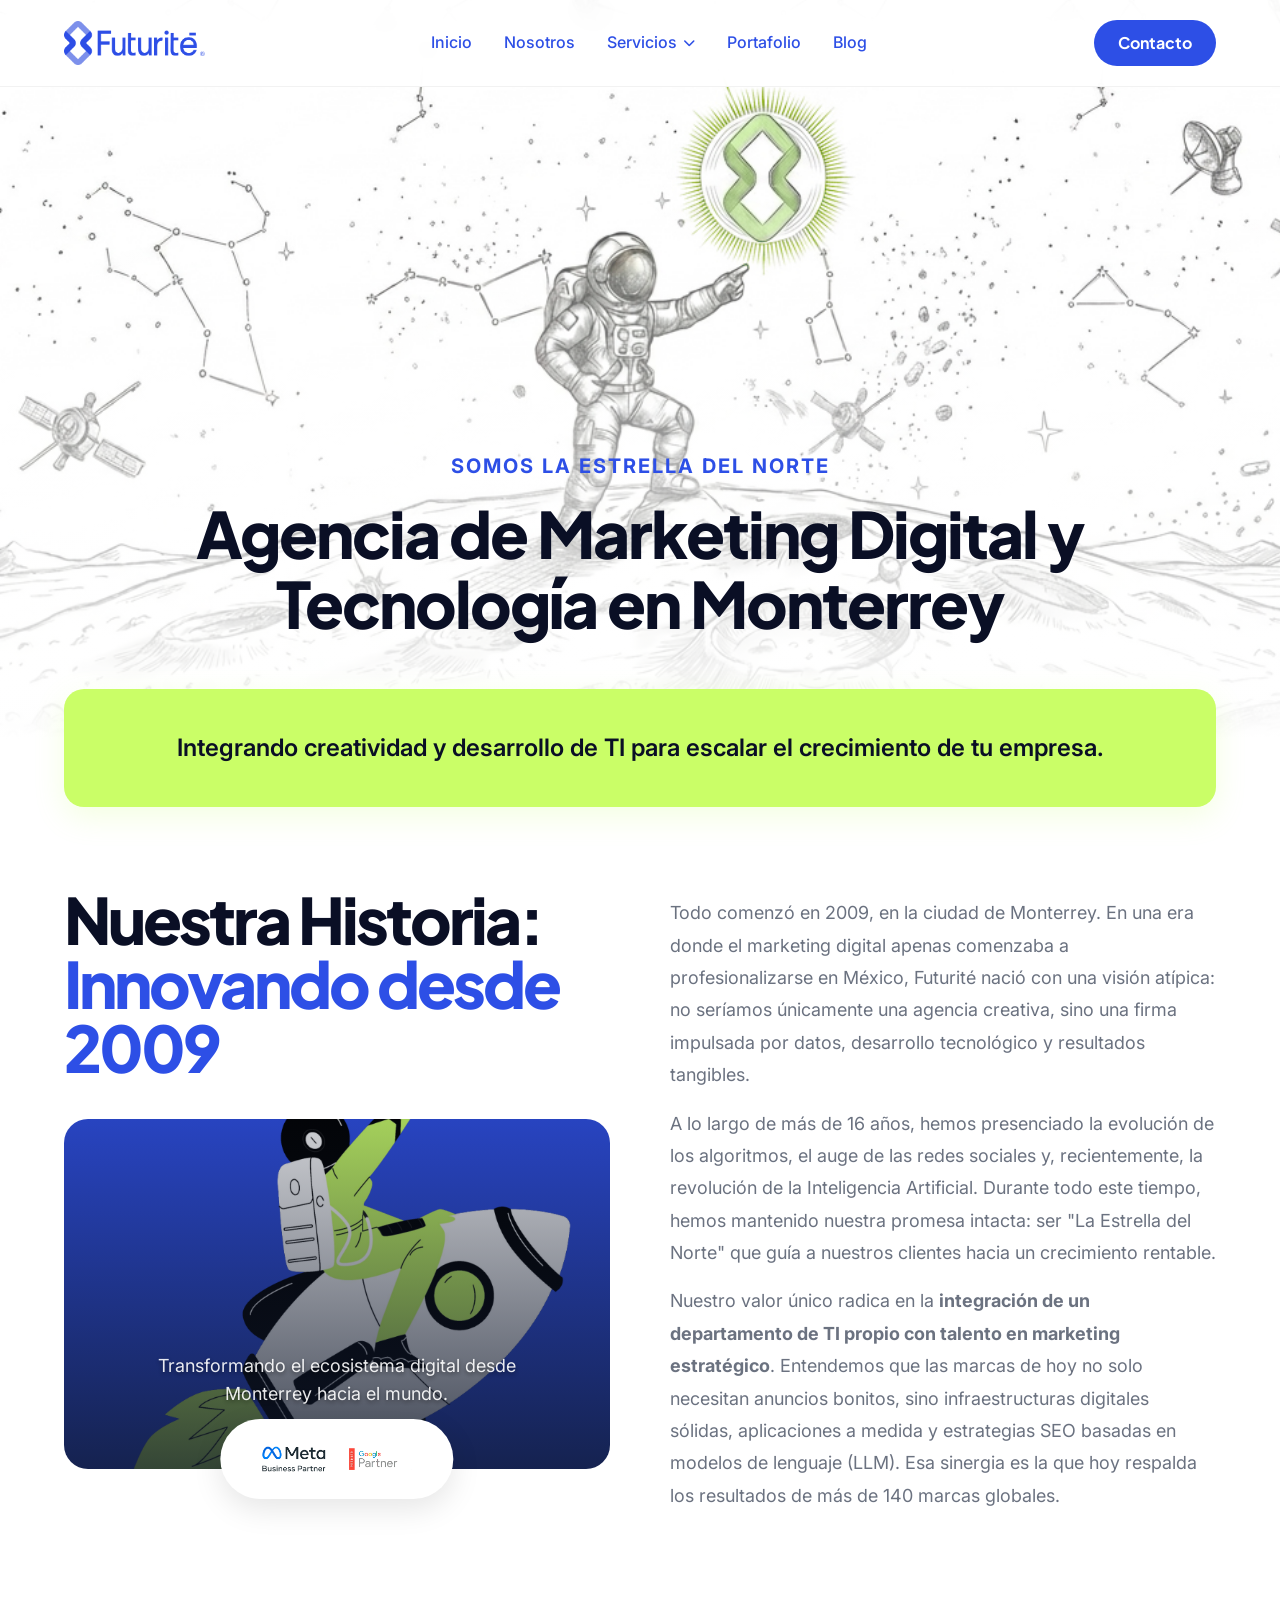
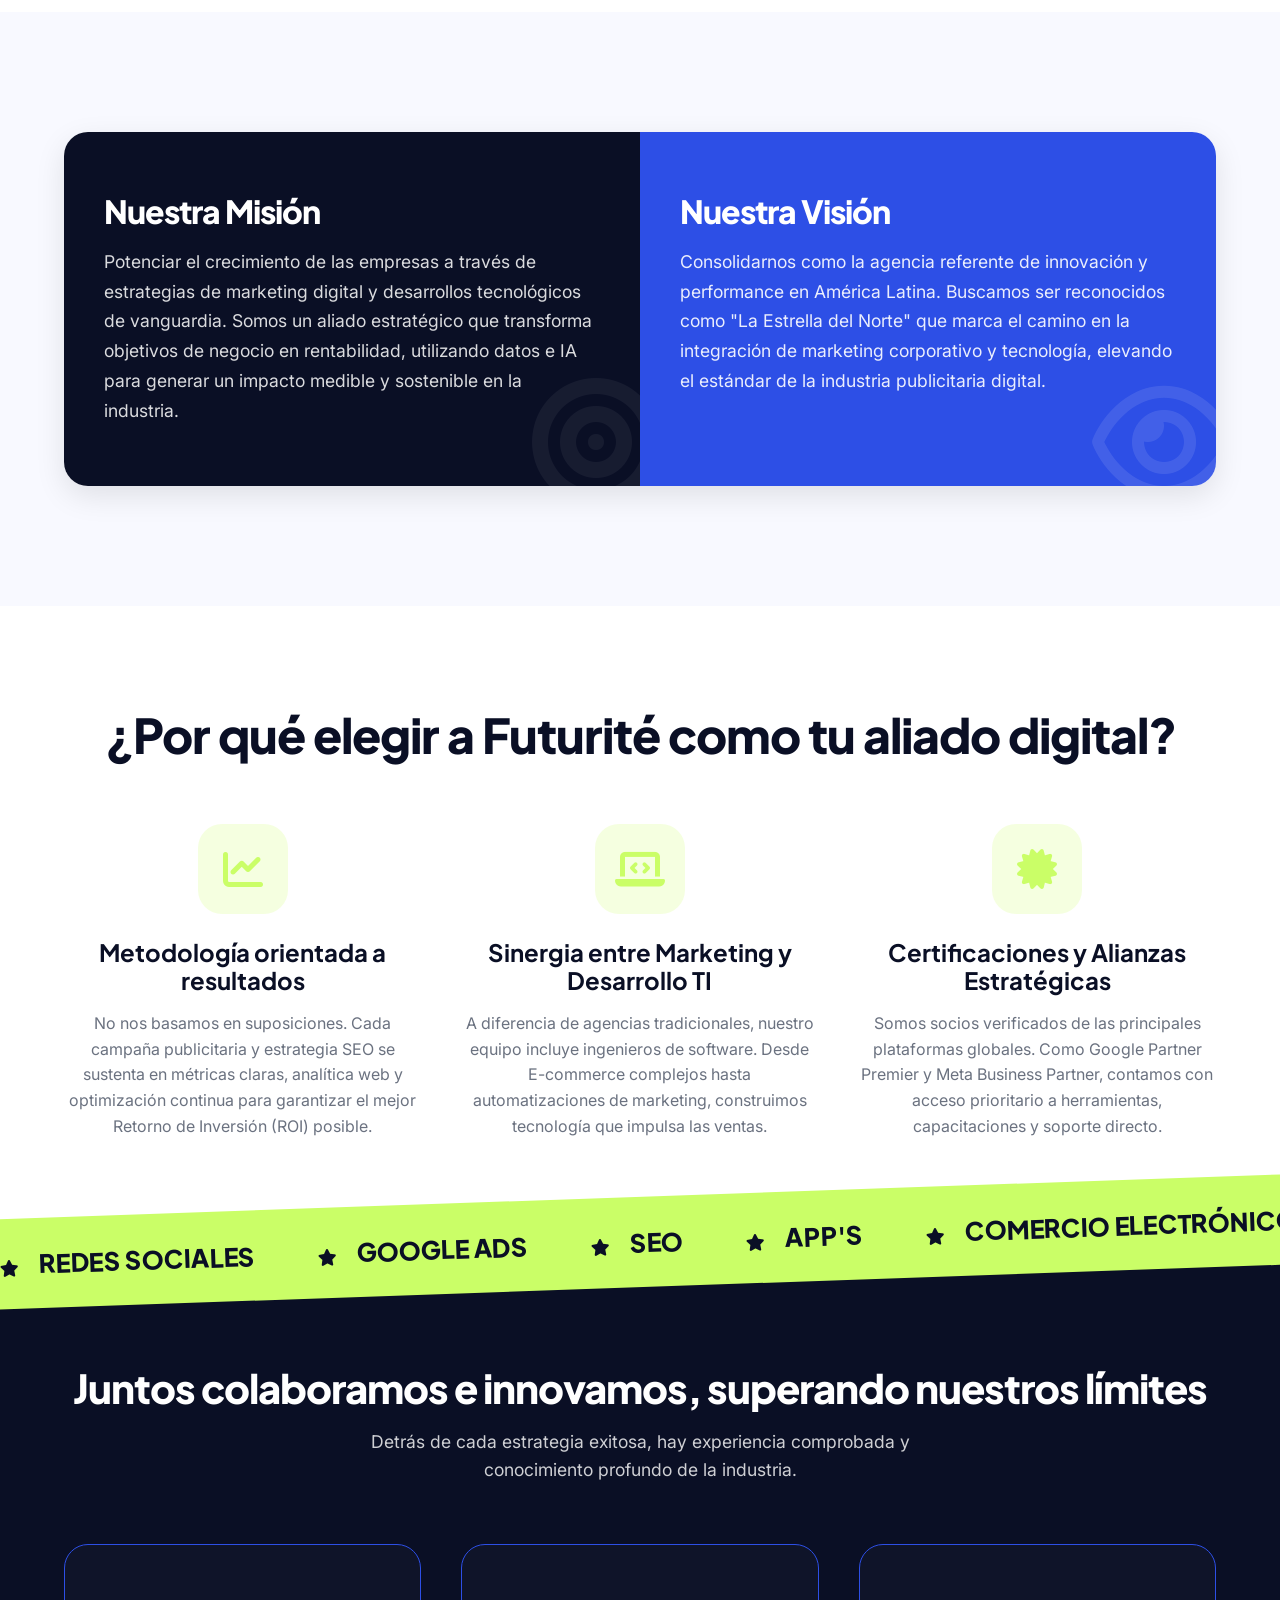
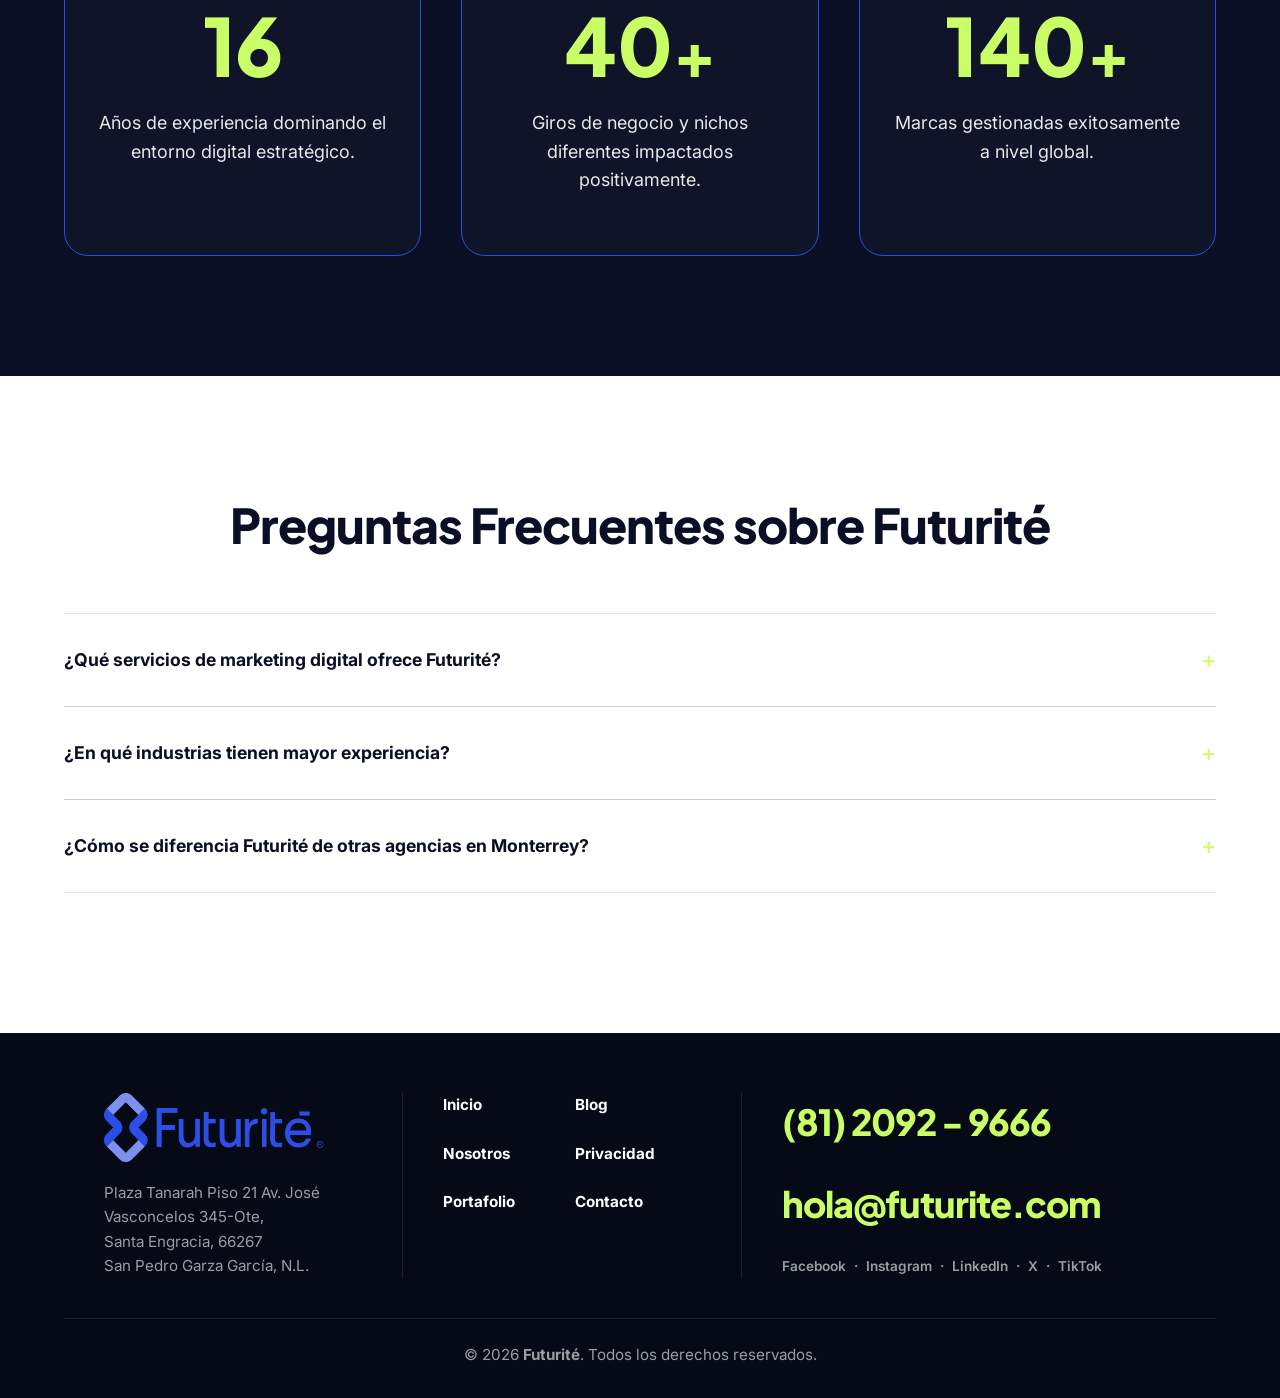
<file: nosotros.html>
<!DOCTYPE html>
<html lang="es">

<head>
    <meta charset="UTF-8">
    <meta name="viewport" content="width=device-width, initial-scale=1.0">
    <title>Nosotros | Futurité - Agencia de Marketing Digital y Tecnología</title>
    <meta name="description"
        content="Conoce Futurité, agencia de marketing digital y tecnología en Monterrey. Innovando desde 2009 con estrategias enfocadas a resultados.">

    <!-- Schema Markup JSON-LD -->
    <script type="application/ld+json">
    {
      "@context": "https://schema.org",
      "@type": "LocalBusiness",
      "name": "Futurité",
      "image": "https://futurite.com/assets/logo_futurite_ch.png",
      "url": "https://futurite.com",
      "telephone": "8120929666",
      "address": {
        "@type": "PostalAddress",
        "streetAddress": "Plaza Tanarah Piso 21 Av. José Vasconcelos 345-Ote",
        "addressLocality": "San Pedro Garza García",
        "addressRegion": "N.L.",
        "postalCode": "66267",
        "addressCountry": "MX"
      },
      "foundingDate": "2009",
      "founders": [
        {
          "@type": "Person",
          "name": "Equipo Directivo Futurité"
        }
      ],
      "sameAs": [
        "https://www.facebook.com/futurite",
        "https://www.instagram.com/futurite",
        "https://www.linkedin.com/company/futurite"
      ]
    }
    </script>

    <script type="application/ld+json">
    {
      "@context": "https://schema.org",
      "@type": "FAQPage",
      "mainEntity": [{
        "@type": "Question",
        "name": "¿Qué servicios de marketing digital ofrece Futurité?",
        "acceptedAnswer": {
          "@type": "Answer",
          "text": "Ofrecemos una integración completa que incluye Posicionamiento SEO (GEO), campañas de Google Ads, gestión de Redes Sociales, Marketing Médico y Desarrollo de Aplicaciones (TI)."
        }
      },{
        "@type": "Question",
        "name": "¿En qué industrias tienen mayor experiencia?",
        "acceptedAnswer": {
          "@type": "Answer",
          "text": "Tenemos más de 16 años de experiencia trabajando con más de 40 giros de negocio, destacando en Salud (Marketing Médico), Retail, B2B Industrial, Finanzas y Tecnología."
        }
      },{
        "@type": "Question",
        "name": "¿Cómo se diferencia Futurité de otras agencias en Monterrey?",
        "acceptedAnswer": {
          "@type": "Answer",
          "text": "Nuestra principal diferencia es la sinergia nativa entre estrategias de marketing creativas y un departamento de desarrollo tecnológico (TI) propio, lo que nos permite escalar negocios apoyados en Inteligencia Artificial y datos exactos."
        }
      }]
    }
    </script>

    <link rel="preconnect" href="https://fonts.googleapis.com">
    <link rel="preconnect" href="https://fonts.gstatic.com" crossorigin>
    <link
        href="https://fonts.googleapis.com/css2?family=Inter:wght@400;500;600&family=Plus+Jakarta+Sans:wght@500;600;700;800&display=swap"
        rel="stylesheet">
    <link rel="stylesheet" href="https://cdnjs.cloudflare.com/ajax/libs/font-awesome/6.4.0/css/all.min.css">
    <link rel="stylesheet" href="style.css">
    <link rel="icon" type="image/png" href="./assets/favicon.png">
</head>

<body style="background: url('./assets/bg_nosotros.jpg') center -70px/cover fixed no-repeat;">

    <!-- Header Navigation (Minimal) -->
    <header class="navbar" style="background: rgba(255, 255, 255, 0.95);">
        <div class="container nav-container">
            <div class="logo">
                <a href="index.html">
                    <img src="./assets/logo_futurite_ch.png" alt="Futurité" class="nav-logo-img">
                </a>
            </div>
            <nav class="nav-links">
                <a href="index.html#home">Inicio</a>
                <a href="nosotros.html">Nosotros</a>
                <div class="nav-dropdown">
                    <a href="index.html#servicios" class="dropdown-toggle"
                        style="display:flex; align-items:center; gap:6px;">Servicios <i class="fa-solid fa-chevron-down"
                            style="font-size: 0.75rem;"></i></a>
                    <ul class="dropdown-menu">
                        <li><a href="agencia-de-redes-sociales.html">Redes Sociales</a></li>
                        <li><a href="agencia-de-google-ads.html">Google Ads</a></li>
                        <li><a href="agencia-seo.html">SEO</a></li>
                        <li><a href="desarrollo-aplicaciones-moviles.html">APP'S</a></li>
                        <li><a href="comercio-electronico.html">Comercio Electrónico</a></li>
                        <li><a href="marketing-medico.html">Marketing médico</a></li>
                    </ul>
                </div>
                <a href="portafolio.html">Portafolio</a>
                <a href="https://futurite.com/blog-marketing-digital/" target="_blank"
                    rel="noopener noreferrer">Blog</a>
                <!-- Mobile ONLY Button -->
                <a href="contacto.html" class="btn btn-primary nav-btn-mobile">Contacto</a>
            </nav>
            <a href="contacto.html" class="btn btn-primary nav-btn">Contacto</a>
            <!-- Hamburger Toggle -->
            <button class="mobile-menu-btn" aria-label="Abrir Menú"><i class="fa-solid fa-bars"></i></button>
        </div>
    </header>

    <!-- H1 Header Section -->
    <section class="nosotros-header"
        style="position: relative; padding: 450px 0 100px; text-align: center; background: linear-gradient(to bottom, rgba(255, 255, 255, 0) 0%, rgba(255, 255, 255, 1) 100%); color: var(--clr-base); overflow: hidden;">
        <div class="container" style="position: relative; z-index: 2;">
            <span
                style="display: block; font-size: 1.25rem; color: var(--clr-primary); font-weight: 700; letter-spacing: 2px; text-transform: uppercase; margin-bottom: 16px;">Somos
                la Estrella del Norte</span>
            <h1
                style="font-size: 4rem; font-family: var(--font-heading); font-weight: 800; letter-spacing: -2px; margin-bottom: 0; line-height: 1.1;">
                Agencia de Marketing Digital y Tecnología en Monterrey</h1>
        </div>
    </section>

    <!-- Main Content Wrapper (White Background) -->
    <main
        style="background-color: var(--clr-base); border-radius: 0; padding: 60px 0 100px; box-shadow: 0 -20px 40px rgba(0,0,0,0.1);">

        <!-- Green Banner Container -->
        <div class="container" style="margin-top: -110px; margin-bottom: 80px; position: relative; z-index: 10;">
            <div
                style="background-color: var(--clr-accent); color: var(--clr-contrast); padding: 40px; border-radius: 20px; text-align: center; box-shadow: 0 10px 30px rgba(202, 254, 103, 0.2);">
                <p style="font-size: 1.5rem; font-weight: 600; margin: 0;">Integrando creatividad y desarrollo de TI
                    para escalar el crecimiento de tu empresa.</p>
            </div>
        </div>

        <!-- Nuestra Historia -->
        <section class="container" style="margin-bottom: 100px;">
            <div style="display: grid; grid-template-columns: 1fr 1fr; gap: 60px; align-items: flex-start;">
                <!-- Left Column -->
                <div>
                    <h2
                        style="font-size: clamp(2.9rem, 5vw, 4.6rem); font-family: var(--font-heading); font-weight: 900; margin-bottom: 40px; line-height: 1; letter-spacing: -3px;">
                        <span style="color: var(--clr-contrast); display: block;">Nuestra Historia:</span>
                        <span style="color: var(--clr-primary); display: block;">Innovando desde 2009</span>
                    </h2>
                    <!-- Visual Placeholder -->
                    <div style="position: relative;">
                        <div
                            style="background: linear-gradient(rgba(15, 23, 42, 0.2), rgba(15, 23, 42, 0.8)), url('./assets/astro_cohete.png') center/cover no-repeat; border-radius: 24px; padding: 60px; text-align: center; color: var(--clr-base); min-height: 350px; display: flex; flex-direction: column; justify-content: flex-end;">
                            <p
                                style="opacity: 0.9; font-size: 1.125rem; max-width: 90%; margin: 0 auto; line-height: 1.6; text-shadow: 0 2px 4px rgba(0,0,0,0.5);">
                                Transformando el ecosistema digital desde Monterrey
                                hacia el mundo.</p>
                        </div>
                        <!-- Trust Badges Overlay -->
                        <div class="trust-badges"
                            style="position: absolute; bottom: -30px; left: 50%; transform: translateX(-50%); background: #fff; padding: 20px 40px; border-radius: 100px; box-shadow: 0 10px 30px rgba(0,0,0,0.1); width: max-content; gap: 20px;">
                            <img src="./assets/icono-meta-business.webp" alt="Meta Business Partner"
                                class="partner-logo" style="height: 40px;">
                            <img src="./assets/icono-google-premier.webp" alt="Google Partner Premier"
                                class="partner-logo" style="height: 40px;">
                        </div>
                    </div>
                </div>
                <!-- Right Column -->
                <div style="font-size: 1.125rem; line-height: 1.8; color: var(--clr-muted); padding-top: 10px;">
                    <p style="margin-bottom: 16px;">Todo comenzó en 2009, en la ciudad de Monterrey. En una era
                        donde el marketing digital apenas comenzaba a profesionalizarse en México, Futurité nació
                        con una visión atípica: no seríamos únicamente una agencia creativa, sino una firma
                        impulsada por datos, desarrollo tecnológico y resultados tangibles.</p>
                    <p style="margin-bottom: 16px;">A lo largo de más de 16 años, hemos presenciado la evolución de
                        los algoritmos, el auge de las redes sociales y, recientemente, la revolución de la
                        Inteligencia Artificial. Durante todo este tiempo, hemos mantenido nuestra promesa intacta:
                        ser "La Estrella del Norte" que guía a nuestros clientes hacia un crecimiento rentable.</p>
                    <p>Nuestro valor único radica en la <strong>integración de un departamento de TI propio con
                            talento en marketing estratégico</strong>. Entendemos que las marcas de hoy no solo
                        necesitan anuncios bonitos, sino infraestructuras digitales sólidas, aplicaciones a medida y
                        estrategias SEO basadas en modelos de lenguaje (LLM). Esa sinergia es la que hoy respalda
                        los resultados de más de 140 marcas globales.</p>
                </div>
            </div>
        </section>



        <!-- Misión y Visión -->
        <section style="background: rgba(45, 79, 230, 0.03); padding: 120px 0; margin-bottom: 100px;">
            <div class="container">
                <div
                    style="display: flex; flex-wrap: wrap; border-radius: 24px; overflow: hidden; box-shadow: 0 10px 30px rgba(0,0,0,0.1); background: #fff; transform: translateZ(0);">
                    <div
                        style="background: var(--clr-contrast); color: var(--clr-base); padding: clamp(40px, 6vw, 60px) clamp(24px, 5vw, 40px); position: relative; flex: 1 1 400px;">
                        <i class="fa-solid fa-bullseye"
                            style="position: absolute; right: -20px; bottom: -20px; font-size: 8rem; opacity: 0.05; pointer-events: none;"></i>
                        <h2
                            style="font-size: clamp(1.75rem, 4vw, 2rem); color: var(--clr-base); margin-bottom: 16px; position: relative; z-index: 2;">
                            Nuestra Misión</h2>
                        <p
                            style="font-size: 1.1rem; line-height: 1.7; color: rgba(255,255,255,0.85); position: relative; z-index: 2; margin: 0;">
                            Potenciar el crecimiento de
                            las empresas a través de estrategias de marketing digital y desarrollos tecnológicos de
                            vanguardia. Somos un aliado estratégico que transforma objetivos de negocio en rentabilidad,
                            utilizando datos e IA para generar un impacto medible y sostenible en la industria.</p>
                    </div>
                    <div
                        style="background: var(--clr-primary); color: var(--clr-base); padding: clamp(40px, 6vw, 60px) clamp(24px, 5vw, 40px); position: relative; flex: 1 1 400px;">
                        <i class="fa-regular fa-eye"
                            style="position: absolute; right: -20px; bottom: -20px; font-size: 8rem; opacity: 0.1; pointer-events: none;"></i>
                        <h2
                            style="font-size: clamp(1.75rem, 4vw, 2rem); color: var(--clr-base); margin-bottom: 16px; position: relative; z-index: 2;">
                            Nuestra Visión</h2>
                        <p
                            style="font-size: 1.1rem; line-height: 1.7; color: rgba(255,255,255,0.9); position: relative; z-index: 2; margin: 0;">
                            Consolidarnos como la
                            agencia referente de innovación y performance en América Latina. Buscamos ser reconocidos
                            como
                            "La Estrella del Norte" que marca el camino en la integración de marketing corporativo y
                            tecnología, elevando el estándar de la industria publicitaria digital.</p>
                    </div>
                </div>
            </div>
        </section>

        <!-- ¿Por qué elegirnos? (Estructura para PAA) -->
        <section class="container" style="margin-bottom: 0; padding-bottom: 80px;">
            <h2 style="text-align: center; margin-bottom: 60px;">¿Por qué
                elegir a Futurité como tu aliado digital?</h2>

            <div style="display: grid; grid-template-columns: repeat(auto-fit, minmax(280px, 1fr)); gap: 40px;">
                <div style="text-align: center;">
                    <div
                        style="width: 90px; height: 90px; background: rgba(202, 254, 103, 0.2); border-radius: 24px; display: flex; align-items: center; justify-content: center; margin: 0 auto 24px; color: var(--clr-accent); font-size: 2.5rem;">
                        <i class="fa-solid fa-chart-line"></i>
                    </div>
                    <h3 style="font-size: 1.5rem; margin-bottom: 16px; color: var(--clr-contrast);">Metodología orientada
                        a resultados</h3>
                    <p style="color: var(--clr-muted); line-height: 1.6;">No nos basamos en suposiciones. Cada campaña
                        publicitaria y estrategia SEO se sustenta en métricas claras, analítica web y optimización
                        continua para garantizar el mejor Retorno de Inversión (ROI) posible.</p>
                </div>
                <div style="text-align: center;">
                    <div
                        style="width: 90px; height: 90px; background: rgba(202, 254, 103, 0.2); border-radius: 24px; display: flex; align-items: center; justify-content: center; margin: 0 auto 24px; color: var(--clr-accent); font-size: 2.5rem;">
                        <i class="fa-solid fa-laptop-code"></i>
                    </div>
                    <h3 style="font-size: 1.5rem; margin-bottom: 16px; color: var(--clr-contrast);">Sinergia entre
                        Marketing y Desarrollo TI</h3>
                    <p style="color: var(--clr-muted); line-height: 1.6;">A diferencia de agencias tradicionales,
                        nuestro equipo incluye ingenieros de software. Desde E-commerce complejos hasta automatizaciones
                        de marketing, construimos tecnología que impulsa las ventas.</p>
                </div>
                <div style="text-align: center;">
                    <div
                        style="width: 90px; height: 90px; background: rgba(202, 254, 103, 0.2); border-radius: 24px; display: flex; align-items: center; justify-content: center; margin: 0 auto 24px; color: var(--clr-accent); font-size: 2.5rem;">
                        <i class="fa-solid fa-certificate"></i>
                    </div>
                    <h3 style="font-size: 1.5rem; margin-bottom: 16px; color: var(--clr-contrast);">Certificaciones y
                        Alianzas Estratégicas</h3>
                    <p style="color: var(--clr-muted); line-height: 1.6;">Somos socios verificados de las principales
                        plataformas globales. Como Google Partner Premier y Meta Business Partner, contamos con acceso
                        prioritario a herramientas, capacitaciones y soporte directo.</p>
                </div>
            </div>
        </section>

        <!-- Cinta Animada de Servicios (Marquee) -->
        <div
            style="overflow: hidden; width: 100%; max-width: 100vw; padding: 40px 0; margin-top: -60px; margin-bottom: -82px; position: relative; z-index: 20; box-sizing: border-box;">
            <div
                style="background: var(--clr-accent); color: var(--clr-contrast); padding: 24px 0; white-space: nowrap; transform: rotate(-2deg) scale(1.05); width: 100%; position: relative; z-index: 10;">
                <div style="display: flex; width: max-content; animation: serviceMarquee 35s linear infinite;">
                    <div style="display: flex; gap: 60px; padding: 0 30px; align-items: center;">
                        <a href="agencia-de-redes-sociales.html" style="font-size: 1.5rem; font-weight: 800; text-transform: uppercase; font-family: var(--font-heading); text-decoration: none; color: inherit; transition: opacity 0.3s;" onmouseover="this.style.opacity='0.7'" onmouseout="this.style.opacity='1'"><i class="fa-solid fa-star" style="font-size: 1rem; margin-right: 15px;"></i> Redes Sociales</a>
                        <a href="agencia-de-google-ads.html" style="font-size: 1.5rem; font-weight: 800; text-transform: uppercase; font-family: var(--font-heading); text-decoration: none; color: inherit; transition: opacity 0.3s;" onmouseover="this.style.opacity='0.7'" onmouseout="this.style.opacity='1'"><i class="fa-solid fa-star" style="font-size: 1rem; margin-right: 15px;"></i> Google Ads</a>
                        <a href="agencia-seo.html" style="font-size: 1.5rem; font-weight: 800; text-transform: uppercase; font-family: var(--font-heading); text-decoration: none; color: inherit; transition: opacity 0.3s;" onmouseover="this.style.opacity='0.7'" onmouseout="this.style.opacity='1'"><i class="fa-solid fa-star" style="font-size: 1rem; margin-right: 15px;"></i> SEO</a>
                        <a href="desarrollo-aplicaciones-moviles.html" style="font-size: 1.5rem; font-weight: 800; text-transform: uppercase; font-family: var(--font-heading); text-decoration: none; color: inherit; transition: opacity 0.3s;" onmouseover="this.style.opacity='0.7'" onmouseout="this.style.opacity='1'"><i class="fa-solid fa-star" style="font-size: 1rem; margin-right: 15px;"></i> APP'S</a>
                        <a href="comercio-electronico.html" style="font-size: 1.5rem; font-weight: 800; text-transform: uppercase; font-family: var(--font-heading); text-decoration: none; color: inherit; transition: opacity 0.3s;" onmouseover="this.style.opacity='0.7'" onmouseout="this.style.opacity='1'"><i class="fa-solid fa-star" style="font-size: 1rem; margin-right: 15px;"></i> Comercio Electrónico</a>
                        <a href="marketing-medico.html" style="font-size: 1.5rem; font-weight: 800; text-transform: uppercase; font-family: var(--font-heading); text-decoration: none; color: inherit; transition: opacity 0.3s;" onmouseover="this.style.opacity='0.7'" onmouseout="this.style.opacity='1'"><i class="fa-solid fa-star" style="font-size: 1rem; margin-right: 15px;"></i> Marketing Médico</a>
                    </div>
                    <div style="display: flex; gap: 60px; padding: 0 30px; align-items: center;">
                        <a href="agencia-de-redes-sociales.html" style="font-size: 1.5rem; font-weight: 800; text-transform: uppercase; font-family: var(--font-heading); text-decoration: none; color: inherit; transition: opacity 0.3s;" onmouseover="this.style.opacity='0.7'" onmouseout="this.style.opacity='1'"><i class="fa-solid fa-star" style="font-size: 1rem; margin-right: 15px;"></i> Redes Sociales</a>
                        <a href="agencia-de-google-ads.html" style="font-size: 1.5rem; font-weight: 800; text-transform: uppercase; font-family: var(--font-heading); text-decoration: none; color: inherit; transition: opacity 0.3s;" onmouseover="this.style.opacity='0.7'" onmouseout="this.style.opacity='1'"><i class="fa-solid fa-star" style="font-size: 1rem; margin-right: 15px;"></i> Google Ads</a>
                        <a href="agencia-seo.html" style="font-size: 1.5rem; font-weight: 800; text-transform: uppercase; font-family: var(--font-heading); text-decoration: none; color: inherit; transition: opacity 0.3s;" onmouseover="this.style.opacity='0.7'" onmouseout="this.style.opacity='1'"><i class="fa-solid fa-star" style="font-size: 1rem; margin-right: 15px;"></i> SEO</a>
                        <a href="desarrollo-aplicaciones-moviles.html" style="font-size: 1.5rem; font-weight: 800; text-transform: uppercase; font-family: var(--font-heading); text-decoration: none; color: inherit; transition: opacity 0.3s;" onmouseover="this.style.opacity='0.7'" onmouseout="this.style.opacity='1'"><i class="fa-solid fa-star" style="font-size: 1rem; margin-right: 15px;"></i> APP'S</a>
                        <a href="comercio-electronico.html" style="font-size: 1.5rem; font-weight: 800; text-transform: uppercase; font-family: var(--font-heading); text-decoration: none; color: inherit; transition: opacity 0.3s;" onmouseover="this.style.opacity='0.7'" onmouseout="this.style.opacity='1'"><i class="fa-solid fa-star" style="font-size: 1rem; margin-right: 15px;"></i> Comercio Electrónico</a>
                        <a href="marketing-medico.html" style="font-size: 1.5rem; font-weight: 800; text-transform: uppercase; font-family: var(--font-heading); text-decoration: none; color: inherit; transition: opacity 0.3s;" onmouseover="this.style.opacity='0.7'" onmouseout="this.style.opacity='1'"><i class="fa-solid fa-star" style="font-size: 1rem; margin-right: 15px;"></i> Marketing Médico</a>
                    </div>
                </div>
                <style>
                    @keyframes serviceMarquee {
                        from {
                            transform: translateX(0);
                        }

                        to {
                            transform: translateX(-50%);
                        }
                    }
                </style>
            </div>
        </div>

        <!-- Conoce al Equipo Directivo (E-E-A-T) -->
        <section style="background: var(--clr-contrast); padding: 120px 0; color: var(--clr-base);">
            <div class="container">
                <div style="text-align: center; margin-bottom: 60px;">
                    <h2 style="font-size: 2.5rem; color: var(--clr-base); margin-bottom: 16px;">Juntos colaboramos e
                        innovamos, superando nuestros límites</h2>
                    <p style="font-size: 1.1rem; opacity: 0.8; max-width: 600px; margin: 0 auto;">Detrás de cada
                        estrategia exitosa, hay experiencia comprobada y conocimiento profundo de la
                        industria.</p>
                </div>

                <div style="display: grid; grid-template-columns: repeat(auto-fit, minmax(280px, 1fr)); gap: 40px; text-align: center;">
                    <!-- Stat 1 -->
                    <div style="background: rgba(255,255,255,0.02); border: 1px solid var(--clr-primary); border-radius: 24px; padding: 60px 30px; transition: transform 0.3s ease;">
                        <span style="display: block; font-size: 5rem; font-family: var(--font-heading); font-weight: 900; color: var(--clr-accent); line-height: 1; margin-bottom: 24px;">16</span>
                        <p style="font-size: 1.125rem; color: var(--clr-base); line-height: 1.6; margin: 0; opacity: 0.9;">Años de experiencia dominando el entorno digital estratégico.</p>
                    </div>
                    <!-- Stat 2 -->
                    <div style="background: rgba(255,255,255,0.02); border: 1px solid var(--clr-primary); border-radius: 24px; padding: 60px 30px; transition: transform 0.3s ease;">
                        <span style="display: block; font-size: 5rem; font-family: var(--font-heading); font-weight: 900; color: var(--clr-accent); line-height: 1; margin-bottom: 24px;">40<span style="font-size: 4rem;">+</span></span>
                        <p style="font-size: 1.125rem; color: var(--clr-base); line-height: 1.6; margin: 0; opacity: 0.9;">Giros de negocio y nichos diferentes impactados positivamente.</p>
                    </div>
                    <!-- Stat 3 -->
                    <div style="background: rgba(255,255,255,0.02); border: 1px solid var(--clr-primary); border-radius: 24px; padding: 60px 30px; transition: transform 0.3s ease;">
                        <span style="display: block; font-size: 5rem; font-family: var(--font-heading); font-weight: 900; color: var(--clr-accent); line-height: 1; margin-bottom: 24px;">140<span style="font-size: 4rem;">+</span></span>
                        <p style="font-size: 1.125rem; color: var(--clr-base); line-height: 1.6; margin: 0; opacity: 0.9;">Marcas gestionadas exitosamente a nivel global.</p>
                    </div>
                </div>
            </div>
        </section>



        <!-- Preguntas Frecuentes (FAQ) -->
        <section class="faq-section" style="padding: 120px 0 40px 0; background: var(--clr-base);">
            <div class="container">
                <div style="margin-bottom: 60px; text-align: center;">
                    <h2>Preguntas Frecuentes sobre Futurité</h2>
                </div>

                <div class="faq-accordion">
                    <!-- FAQ Item 1 -->
                    <details class="faq-item" name="faq-group-nosotros">
                        <summary class="faq-question">¿Qué servicios de marketing digital ofrece Futurité?</summary>
                        <div class="faq-answer">
                            <p>Ofrecemos una integración completa que incluye Posicionamiento SEO avanzado
                                (implementando técnicas GEO y LLM SEO), campañas de rendimiento en Google Ads, gestión
                                estratégica de Redes Sociales, Marketing Médico especializado y un departamento propio
                                de Desarrollo de Aplicaciones (TI).</p>
                        </div>
                    </details>

                    <!-- FAQ Item 2 -->
                    <details class="faq-item" name="faq-group-nosotros">
                        <summary class="faq-question">¿En qué industrias tienen mayor experiencia?</summary>
                        <div class="faq-answer">
                            <p>Contamos con una profunda especialización en más de 40 giros comerciales, destacando
                                particularmente en el sector Salud (clínicas y doctores), E-commerce y Retail, sector
                                B2B Industrial, Instituciones Financieras y Empresas de Tecnología.</p>
                        </div>
                    </details>

                    <!-- FAQ Item 3 -->
                    <details class="faq-item" name="faq-group-nosotros">
                        <summary class="faq-question">¿Cómo se diferencia Futurité de otras agencias en Monterrey?
                        </summary>
                        <div class="faq-answer">
                            <p>La principal ventaja competitiva de Futurité es nuestra capacidad técnica. Mientras la
                                mayoría de las agencias son puramente creativas, nosotros contamos con un brazo de
                                desarrollo de software in-house, permitiéndonos crear sitios ultrarrápidos, aplicaciones
                                complejas y automatizaciones avanzadas que sirven como fundamento real para el
                                crecimiento de ventas.</p>
                        </div>
                    </details>
                </div>
            </div>
        </section>

    </main>

    <!-- Footer -->
    <footer class="footer-alt">
        <div class="container">
            <div class="footer-alt-grid">

                <!-- Left Column -->
                <div class="footer-alt-col footer-alt-brand">
                    <img src="./assets/logo_futurite_ch.png" alt="Futurité" class="footer-alt-logo">
                    <p class="footer-alt-desc">
                        Plaza Tanarah Piso 21 Av. José Vasconcelos 345-Ote,<br>
                        Santa Engracia, 66267<br>
                        San Pedro Garza García, N.L.
                    </p>
                </div>

                <!-- Middle Column -->
                <div class="footer-alt-col footer-alt-links">
                    <div class="footer-links-col">
                        <a href="index.html#home">Inicio</a>
                        <a href="nosotros.html">Nosotros</a>
                        <a href="portafolio.html">Portafolio</a>
                    </div>
                    <div class="footer-links-col">
                        <a href="https://futurite.com/blog-marketing-digital/" target="_blank"
                            rel="noopener noreferrer">Blog</a>
                        <a href="privacidad.html">Privacidad</a>
                        <a href="contacto.html">Contacto</a>
                    </div>
                </div>

                <!-- Right Column -->
                <div class="footer-alt-col footer-alt-contact">
                    <a href="tel:8120929666" class="footer-big-link">(81) 2092 - 9666</a>
                    <a href="mailto:hola@futurite.com" class="footer-big-link">hola@futurite.com</a>

                    <div class="footer-alt-socials">
                        <a href="https://www.facebook.com/Futurite/" target="_blank"
                            rel="noopener noreferrer">Facebook</a> &middot;
                        <a href="https://www.instagram.com/futurite/" target="_blank"
                            rel="noopener noreferrer">Instagram</a> &middot;
                        <a href="https://mx.linkedin.com/company/futurite" target="_blank"
                            rel="noopener noreferrer">LinkedIn</a> &middot;
                        <a href="https://x.com/Futurite" target="_blank" rel="noopener noreferrer">X</a> &middot;
                        <a href="https://www.tiktok.com/@futurite_oficial" target="_blank"
                            rel="noopener noreferrer">TikTok</a>
                    </div>
                </div>

            </div>

            <div class="footer-alt-bottom">
                <p>&copy; 2026 <strong>Futurité</strong>. Todos los derechos reservados.</p>
            </div>
        </div>
    </footer>

    <script src="script.js"></script>
</body>

</html>
</file>
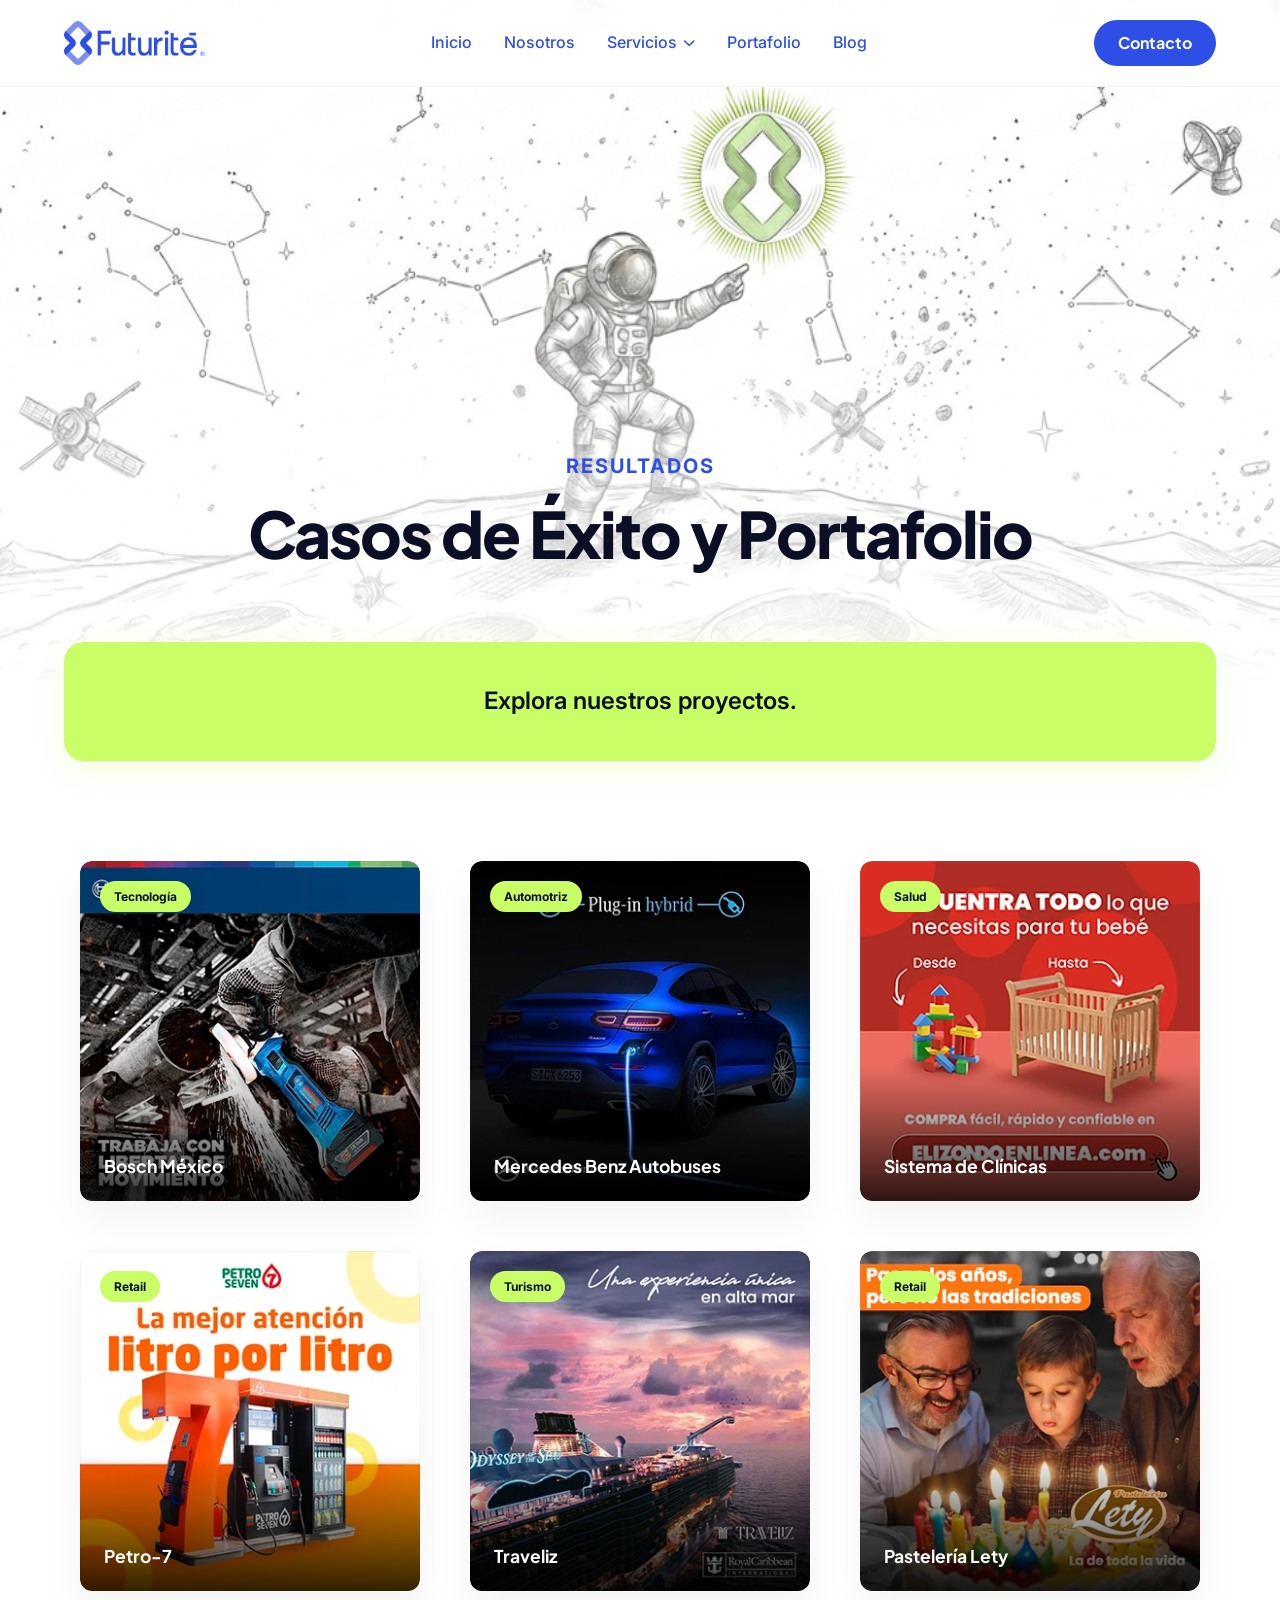
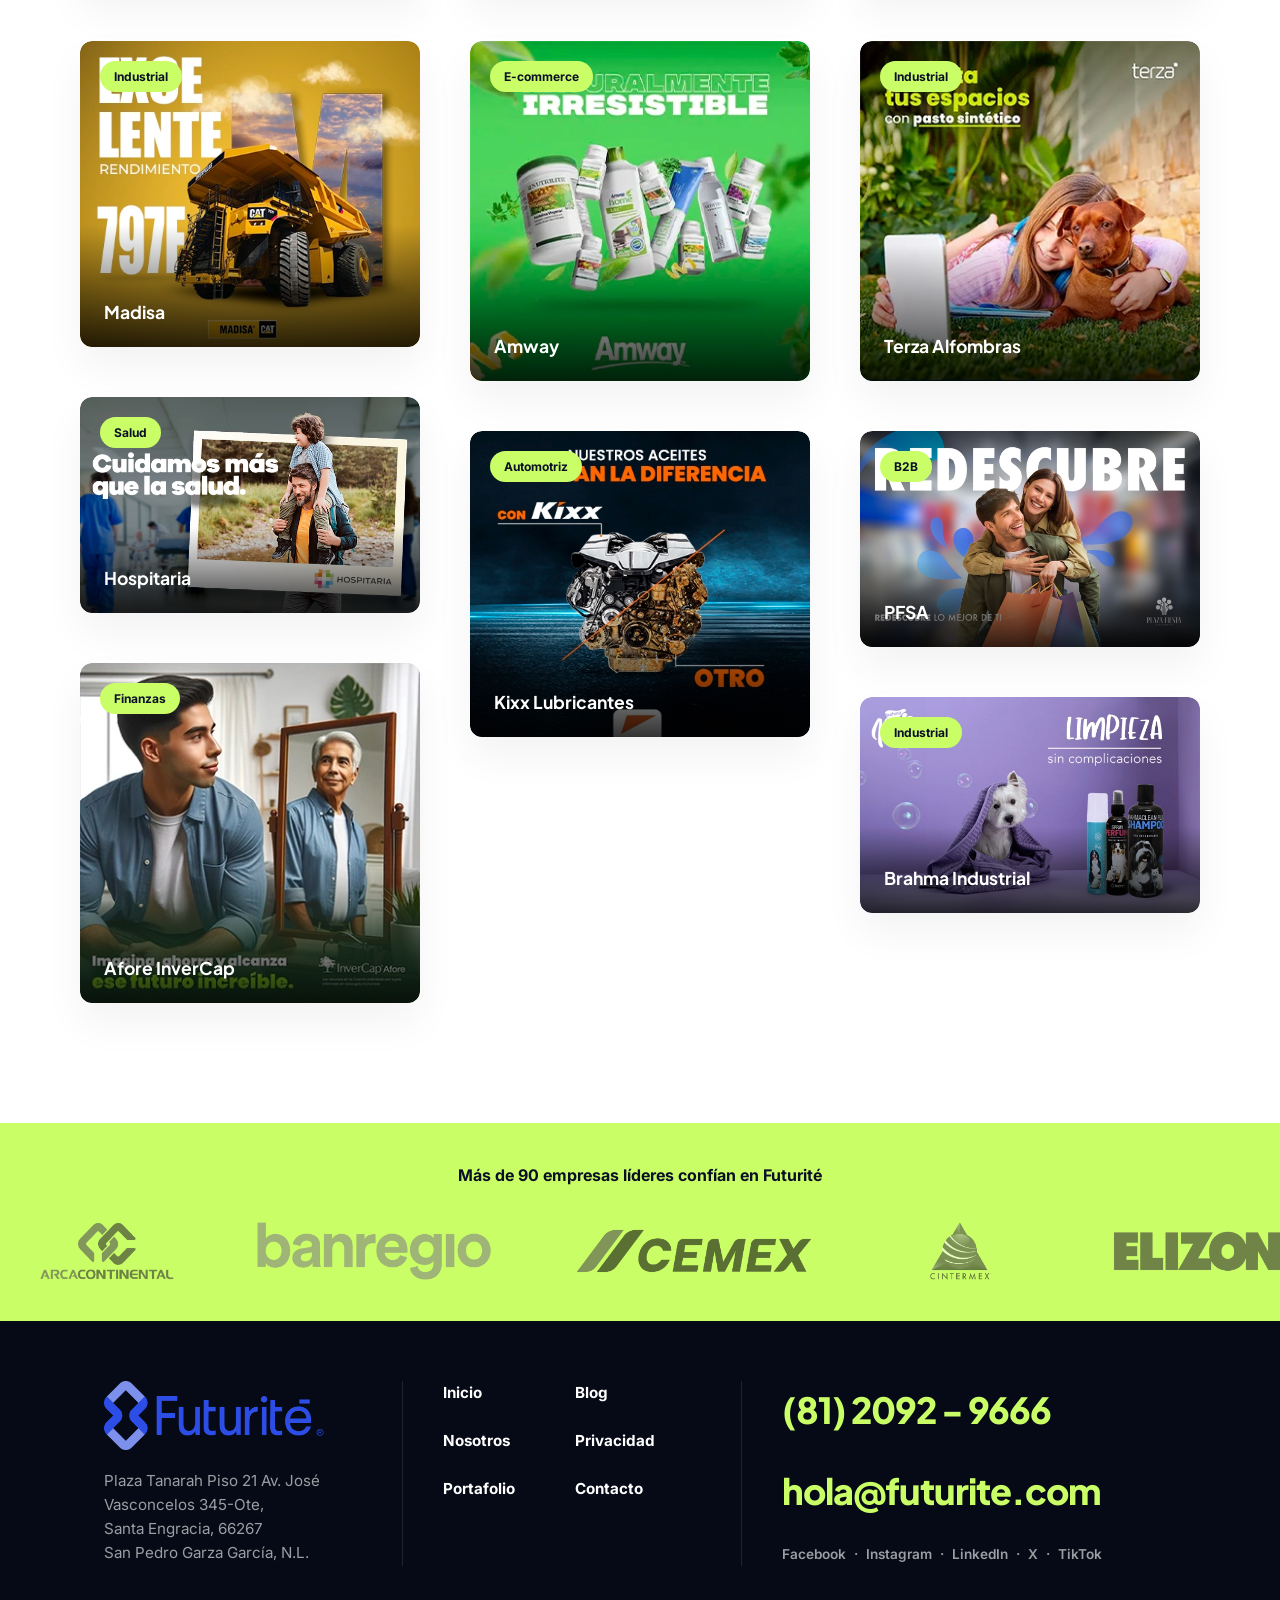
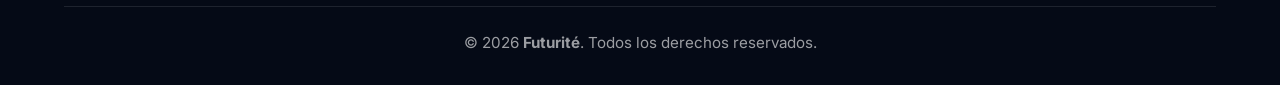
<file: portafolio.html>
<!DOCTYPE html>
<html lang="es">

<head>
    <meta charset="UTF-8">
    <meta name="viewport" content="width=device-width, initial-scale=1.0">
    <title>Portafolio | Futurité - Agencia de Marketing Digital y Tecnología</title>
    <meta name="description"
        content="Explora el portafolio de Futurité. Casos de éxito y resultados probados en marketing digital y desarrollo de tecnología en Monterrey.">

    <link rel="preconnect" href="https://fonts.googleapis.com">
    <link rel="preconnect" href="https://fonts.gstatic.com" crossorigin>
    <link
        href="https://fonts.googleapis.com/css2?family=Inter:wght@400;500;600&family=Plus+Jakarta+Sans:wght@500;600;700;800&display=swap"
        rel="stylesheet">
    <link rel="stylesheet" href="https://cdnjs.cloudflare.com/ajax/libs/font-awesome/6.4.0/css/all.min.css">
    <link rel="stylesheet" href="style.css">
    <link rel="icon" type="image/png" href="./assets/favicon.png">
</head>

<body style="background: url('./assets/bg_nosotros.jpg') center -70px/cover fixed no-repeat;">

    <!-- Header Navigation (Minimal) -->
    <header class="navbar" style="background: rgba(255, 255, 255, 0.95);">
        <div class="container nav-container">
            <div class="logo">
                <a href="index.html">
                    <img src="./assets/logo_futurite_ch.png" alt="Futurité" class="nav-logo-img">
                </a>
            </div>
            <nav class="nav-links">
                <a href="index.html">Inicio</a>
                <a href="nosotros.html">Nosotros</a>
                <div class="nav-dropdown">
                    <a href="index.html#servicios" class="dropdown-toggle"
                        style="display:flex; align-items:center; gap:6px;">Servicios <i class="fa-solid fa-chevron-down"
                            style="font-size: 0.75rem;"></i></a>
                    <ul class="dropdown-menu">
                        <li><a href="agencia-de-redes-sociales.html">Redes Sociales</a></li>
                        <li><a href="agencia-de-google-ads.html">Google Ads</a></li>
                        <li><a href="agencia-seo.html">SEO</a></li>
                        <li><a href="desarrollo-aplicaciones-moviles.html">APP'S</a></li>
                        <li><a href="comercio-electronico.html">Comercio Electrónico</a></li>
                        <li><a href="marketing-medico.html">Marketing médico</a></li>
                    </ul>
                </div>
                <a href="portafolio.html">Portafolio</a>
                <a href="https://futurite.com/blog-marketing-digital/" target="_blank" rel="noopener noreferrer">Blog</a>
                <!-- Mobile ONLY Button -->
                <a href="contacto.html" class="btn btn-primary nav-btn-mobile">Contacto</a>
            </nav>
            <a href="contacto.html" class="btn btn-primary nav-btn">Contacto</a>
            <!-- Hamburger Toggle -->
            <button class="mobile-menu-btn" aria-label="Abrir Menú"><i class="fa-solid fa-bars"></i></button>
        </div>
    </header>

    <!-- H1 Header Section -->
    <section class="nosotros-header"
        style="position: relative; padding: 450px 0 100px; text-align: center; background: linear-gradient(to bottom, rgba(255, 255, 255, 0) 0%, rgba(255, 255, 255, 1) 100%); color: var(--clr-base); overflow: hidden;">
        <div class="container" style="position: relative; z-index: 2;">
            <span
                style="display: block; font-size: 1.25rem; color: var(--clr-primary); font-weight: 700; letter-spacing: 2px; text-transform: uppercase; margin-bottom: 16px;">Resultados</span>
            <h1
                style="font-size: 4rem; font-family: var(--font-heading); font-weight: 800; letter-spacing: -2px; margin-bottom: 24px; line-height: 1.1;">
                Casos de Éxito y Portafolio</h1>
        </div>
    </section>

    <!-- Main Content Wrapper (White Background) -->
    <main
        style="background-color: var(--clr-base); border-radius: 0; padding: 60px 0 0; box-shadow: 0 -20px 40px rgba(0,0,0,0.1);">

        <!-- Green Banner Container -->
        <div class="container" style="margin-top: -110px; margin-bottom: 100px; position: relative; z-index: 10;">
            <div
                style="background-color: var(--clr-accent); color: var(--clr-contrast); padding: 40px; border-radius: 20px; text-align: center; box-shadow: 0 10px 30px rgba(202, 254, 103, 0.2);">
                <p style="font-size: 1.5rem; font-weight: 600; margin: 0;">Explora nuestros proyectos.</p>
            </div>
        </div>

        <!-- 5. Portafolio y Clientes -->
        <section id="portafolio" style="padding: 0 0 120px 0; position: relative;">
            <div class="portfolio-full-width">

                <div class="portfolio-gallery">
                    <div class="portfolio-item" data-reveal>
                        <img src="./assets/portafolio/futurite-home-bosch.webp" alt="Caso de Éxito Bosch"
                            loading="lazy">
                        <div class="portfolio-overlay"></div>
                        <span class="portfolio-badge">Tecnología</span>
                        <h3 class="portfolio-title">Bosch México</h3>
                    </div>
                    <div class="portfolio-item" data-reveal>
                        <img src="./assets/portafolio/PetroSeven.webp" alt="Caso de Éxito PetroSeven" loading="lazy">
                        <div class="portfolio-overlay"></div>
                        <span class="portfolio-badge">Retail</span>
                        <h3 class="portfolio-title">Petro-7</h3>
                    </div>
                    <div class="portfolio-item" data-reveal>
                        <img src="./assets/portafolio/futurite-portafolio-01-madisa.webp" alt="Caso de Éxito Madisa"
                            loading="lazy">
                        <div class="portfolio-overlay"></div>
                        <span class="portfolio-badge">Industrial</span>
                        <h3 class="portfolio-title">Madisa</h3>
                    </div>
                    <div class="portfolio-item" data-reveal>
                        <img src="./assets/portafolio/futurite-portafolio-03-hospitaria.webp"
                            alt="Caso de Éxito Hospitaria" loading="lazy">
                        <div class="portfolio-overlay"></div>
                        <span class="portfolio-badge">Salud</span>
                        <h3 class="portfolio-title">Hospitaria</h3>
                    </div>
                    <div class="portfolio-item" data-reveal>
                        <img src="./assets/portafolio/futurite-home-invercap.webp" alt="Caso de Éxito Invercap"
                            loading="lazy">
                        <div class="portfolio-overlay"></div>
                        <span class="portfolio-badge">Finanzas</span>
                        <h3 class="portfolio-title">Afore InverCap</h3>
                    </div>
                    <div class="portfolio-item" data-reveal>
                        <img src="./assets/portafolio/futurite-home-mercedes-benz.webp"
                            alt="Caso de Éxito Mercedes Benz" loading="lazy">
                        <div class="portfolio-overlay"></div>
                        <span class="portfolio-badge">Automotriz</span>
                        <h3 class="portfolio-title">Mercedes Benz Autobuses</h3>
                    </div>
                    <div class="portfolio-item" data-reveal>
                        <img src="./assets/portafolio/futurite-home-traveliz.webp" alt="Caso de Éxito Traveliz"
                            loading="lazy">
                        <div class="portfolio-overlay"></div>
                        <span class="portfolio-badge">Turismo</span>
                        <h3 class="portfolio-title">Traveliz</h3>
                    </div>
                    <div class="portfolio-item" data-reveal>
                        <img src="./assets/portafolio/Portafolio_futurite_2022_amway.webp" alt="Caso de Éxito Amway"
                            loading="lazy">
                        <div class="portfolio-overlay"></div>
                        <span class="portfolio-badge">E-commerce</span>
                        <h3 class="portfolio-title">Amway</h3>
                    </div>
                    <div class="portfolio-item" data-reveal>
                        <img src="./assets/portafolio/futurite-portafolio-05-kixx.webp" alt="Caso de Éxito Kixx"
                            loading="lazy">
                        <div class="portfolio-overlay"></div>
                        <span class="portfolio-badge">Automotriz</span>
                        <h3 class="portfolio-title">Kixx Lubricantes</h3>
                    </div>
                    <div class="portfolio-item" data-reveal>
                        <img src="./assets/portafolio/2.webp" alt="Caso de Éxito Clínica" loading="lazy">
                        <div class="portfolio-overlay"></div>
                        <span class="portfolio-badge">Salud</span>
                        <h3 class="portfolio-title">Sistema de Clínicas</h3>
                    </div>
                    <div class="portfolio-item" data-reveal>
                        <img src="./assets/portafolio/futurite-home-lety.webp" alt="Caso de Éxito Lety" loading="lazy">
                        <div class="portfolio-overlay"></div>
                        <span class="portfolio-badge">Retail</span>
                        <h3 class="portfolio-title">Pastelería Lety</h3>
                    </div>
                    <div class="portfolio-item" data-reveal>
                        <img src="./assets/portafolio/Terza_01.webp" alt="Caso de Éxito Terza" loading="lazy">
                        <div class="portfolio-overlay"></div>
                        <span class="portfolio-badge">Industrial</span>
                        <h3 class="portfolio-title">Terza Alfombras</h3>
                    </div>
                    <div class="portfolio-item" data-reveal>
                        <img src="./assets/portafolio/futurite-portafolio-07-pfsa.webp" alt="Caso de Éxito PFSA"
                            loading="lazy">
                        <div class="portfolio-overlay"></div>
                        <span class="portfolio-badge">B2B</span>
                        <h3 class="portfolio-title">PFSA</h3>
                    </div>
                    <div class="portfolio-item" data-reveal>
                        <img src="./assets/portafolio/futurite-portafolio-10-brahma.webp" alt="Caso de Éxito Brahma"
                            loading="lazy">
                        <div class="portfolio-overlay"></div>
                        <span class="portfolio-badge">Industrial</span>
                        <h3 class="portfolio-title">Brahma Industrial</h3>
                    </div>
                </div>
            </div>
        </section>

        <!-- Marquee de Clientes -->
        <div class="clients-marquee">
            <p class="marquee-title">Más de 90 empresas líderes confían en Futurité</p>
            <div class="marquee-track">
                <div class="marquee-content">
                    <img src="./assets/clientes/LOGOTIPO-ARCA.webp" alt="Arca" class="client-logo-img">
                    <img src="./assets/clientes/LOGOTIPO-BANREGIO.webp" alt="Banregio" class="client-logo-img">
                    <img src="./assets/clientes/LOGOTIPO-CEMEX.webp" alt="Cemex" class="client-logo-img">
                    <img src="./assets/clientes/LOGOTIPO-CINTERMEX.webp" alt="Cintermex" class="client-logo-img">
                    <img src="./assets/clientes/LOGOTIPO-ELIZONDO.webp" alt="Elizondo" class="client-logo-img">
                    <img src="./assets/clientes/LOGOTIPO-FINANCIERIAMEXI.webp" alt="Financiera" class="client-logo-img">
                    <img src="./assets/clientes/LOGOTIPO-GAMAMUSIC.webp" alt="Gama Music" class="client-logo-img">
                    <img src="./assets/clientes/LOGOTIPO-HOSPITARIA.webp" alt="Hospitaria" class="client-logo-img">
                    <img src="./assets/clientes/LOGOTIPO-INVERCAP.webp" alt="Invercap" class="client-logo-img">
                    <img src="./assets/clientes/LOGOTIPO-MAXIRENT.webp" alt="Maxirent" class="client-logo-img">
                    <img src="./assets/clientes/LOGOTIPO-MG.webp" alt="MG" class="client-logo-img">
                    <img src="./assets/clientes/LOGOTIPO-MOTOMEX.webp" alt="Motomex" class="client-logo-img">
                    <img src="./assets/clientes/LOGOTIPO-OFFICECLASS.webp" alt="Office Class" class="client-logo-img">
                    <img src="./assets/clientes/LOGOTIPO-SULTANA.webp" alt="Sultana" class="client-logo-img">
                    <img src="./assets/clientes/LOGOTIPO-TECMILENIO.webp" alt="Tecmilenio" class="client-logo-img">
                    <img src="./assets/clientes/LOGOTIPO-TERZA.webp" alt="Terza" class="client-logo-img">
                    <img src="./assets/clientes/LOGOTIPO-UDEM.webp" alt="Udem" class="client-logo-img">
                    <img src="./assets/clientes/LOGOTIPO-VIVA.webp" alt="Viva" class="client-logo-img">
                    <!-- Duplicate for infinite scrolling -->
                    <img src="./assets/clientes/LOGOTIPO-ARCA.webp" alt="Arca" class="client-logo-img">
                    <img src="./assets/clientes/LOGOTIPO-BANREGIO.webp" alt="Banregio" class="client-logo-img">
                    <img src="./assets/clientes/LOGOTIPO-CEMEX.webp" alt="Cemex" class="client-logo-img">
                    <img src="./assets/clientes/LOGOTIPO-CINTERMEX.webp" alt="Cintermex" class="client-logo-img">
                    <img src="./assets/clientes/LOGOTIPO-ELIZONDO.webp" alt="Elizondo" class="client-logo-img">
                    <img src="./assets/clientes/LOGOTIPO-FINANCIERIAMEXI.webp" alt="Financiera" class="client-logo-img">
                    <img src="./assets/clientes/LOGOTIPO-GAMAMUSIC.webp" alt="Gama Music" class="client-logo-img">
                    <img src="./assets/clientes/LOGOTIPO-HOSPITARIA.webp" alt="Hospitaria" class="client-logo-img">
                    <img src="./assets/clientes/LOGOTIPO-INVERCAP.webp" alt="Invercap" class="client-logo-img">
                    <img src="./assets/clientes/LOGOTIPO-MAXIRENT.webp" alt="Maxirent" class="client-logo-img">
                    <img src="./assets/clientes/LOGOTIPO-MG.webp" alt="MG" class="client-logo-img">
                    <img src="./assets/clientes/LOGOTIPO-MOTOMEX.webp" alt="Motomex" class="client-logo-img">
                    <img src="./assets/clientes/LOGOTIPO-OFFICECLASS.webp" alt="Office Class" class="client-logo-img">
                    <img src="./assets/clientes/LOGOTIPO-SULTANA.webp" alt="Sultana" class="client-logo-img">
                    <img src="./assets/clientes/LOGOTIPO-TECMILENIO.webp" alt="Tecmilenio" class="client-logo-img">
                    <img src="./assets/clientes/LOGOTIPO-TERZA.webp" alt="Terza" class="client-logo-img">
                    <img src="./assets/clientes/LOGOTIPO-UDEM.webp" alt="Udem" class="client-logo-img">
                    <img src="./assets/clientes/LOGOTIPO-VIVA.webp" alt="Viva" class="client-logo-img">
                </div>
            </div>
        </div>

    </main>

    <!-- Footer -->
    <footer class="footer-alt">
        <div class="container">
            <div class="footer-alt-grid">

                <!-- Left Column -->
                <div class="footer-alt-col footer-alt-brand">
                    <img src="./assets/logo_futurite_ch.png" alt="Futurité" class="footer-alt-logo">
                    <p class="footer-alt-desc">
                        Plaza Tanarah Piso 21 Av. José Vasconcelos 345-Ote,<br>
                        Santa Engracia, 66267<br>
                        San Pedro Garza García, N.L.
                    </p>
                </div>

                <!-- Middle Column -->
                <div class="footer-alt-col footer-alt-links">
                    <div class="footer-links-col">
                        <a href="index.html">Inicio</a>
                        <a href="nosotros.html">Nosotros</a>
                        <a href="portafolio.html">Portafolio</a>
                    </div>
                    <div class="footer-links-col">
                        <a href="https://futurite.com/blog-marketing-digital/" target="_blank" rel="noopener noreferrer">Blog</a>
                        <a href="privacidad.html">Privacidad</a>
                        <a href="contacto.html">Contacto</a>
                    </div>
                </div>

                <!-- Right Column -->
                <div class="footer-alt-col footer-alt-contact">
                    <a href="tel:8120929666" class="footer-big-link">(81) 2092 - 9666</a>
                    <a href="mailto:hola@futurite.com" class="footer-big-link">hola@futurite.com</a>

                    <div class="footer-alt-socials">
                        <a href="https://www.facebook.com/Futurite/" target="_blank" rel="noopener noreferrer">Facebook</a> &middot;
                        <a href="https://www.instagram.com/futurite/" target="_blank" rel="noopener noreferrer">Instagram</a> &middot;
                        <a href="https://mx.linkedin.com/company/futurite" target="_blank" rel="noopener noreferrer">LinkedIn</a> &middot;
                        <a href="https://x.com/Futurite" target="_blank" rel="noopener noreferrer">X</a> &middot;
                        <a href="https://www.tiktok.com/@futurite_oficial" target="_blank" rel="noopener noreferrer">TikTok</a>
                    </div>
                </div>

            </div>

            <div class="footer-alt-bottom">
                <p>&copy; 2026 <strong>Futurité</strong>. Todos los derechos reservados.</p>
            </div>
        </div>
    </footer>

    <script src="script.js"></script>
</body>

</html>
</file>
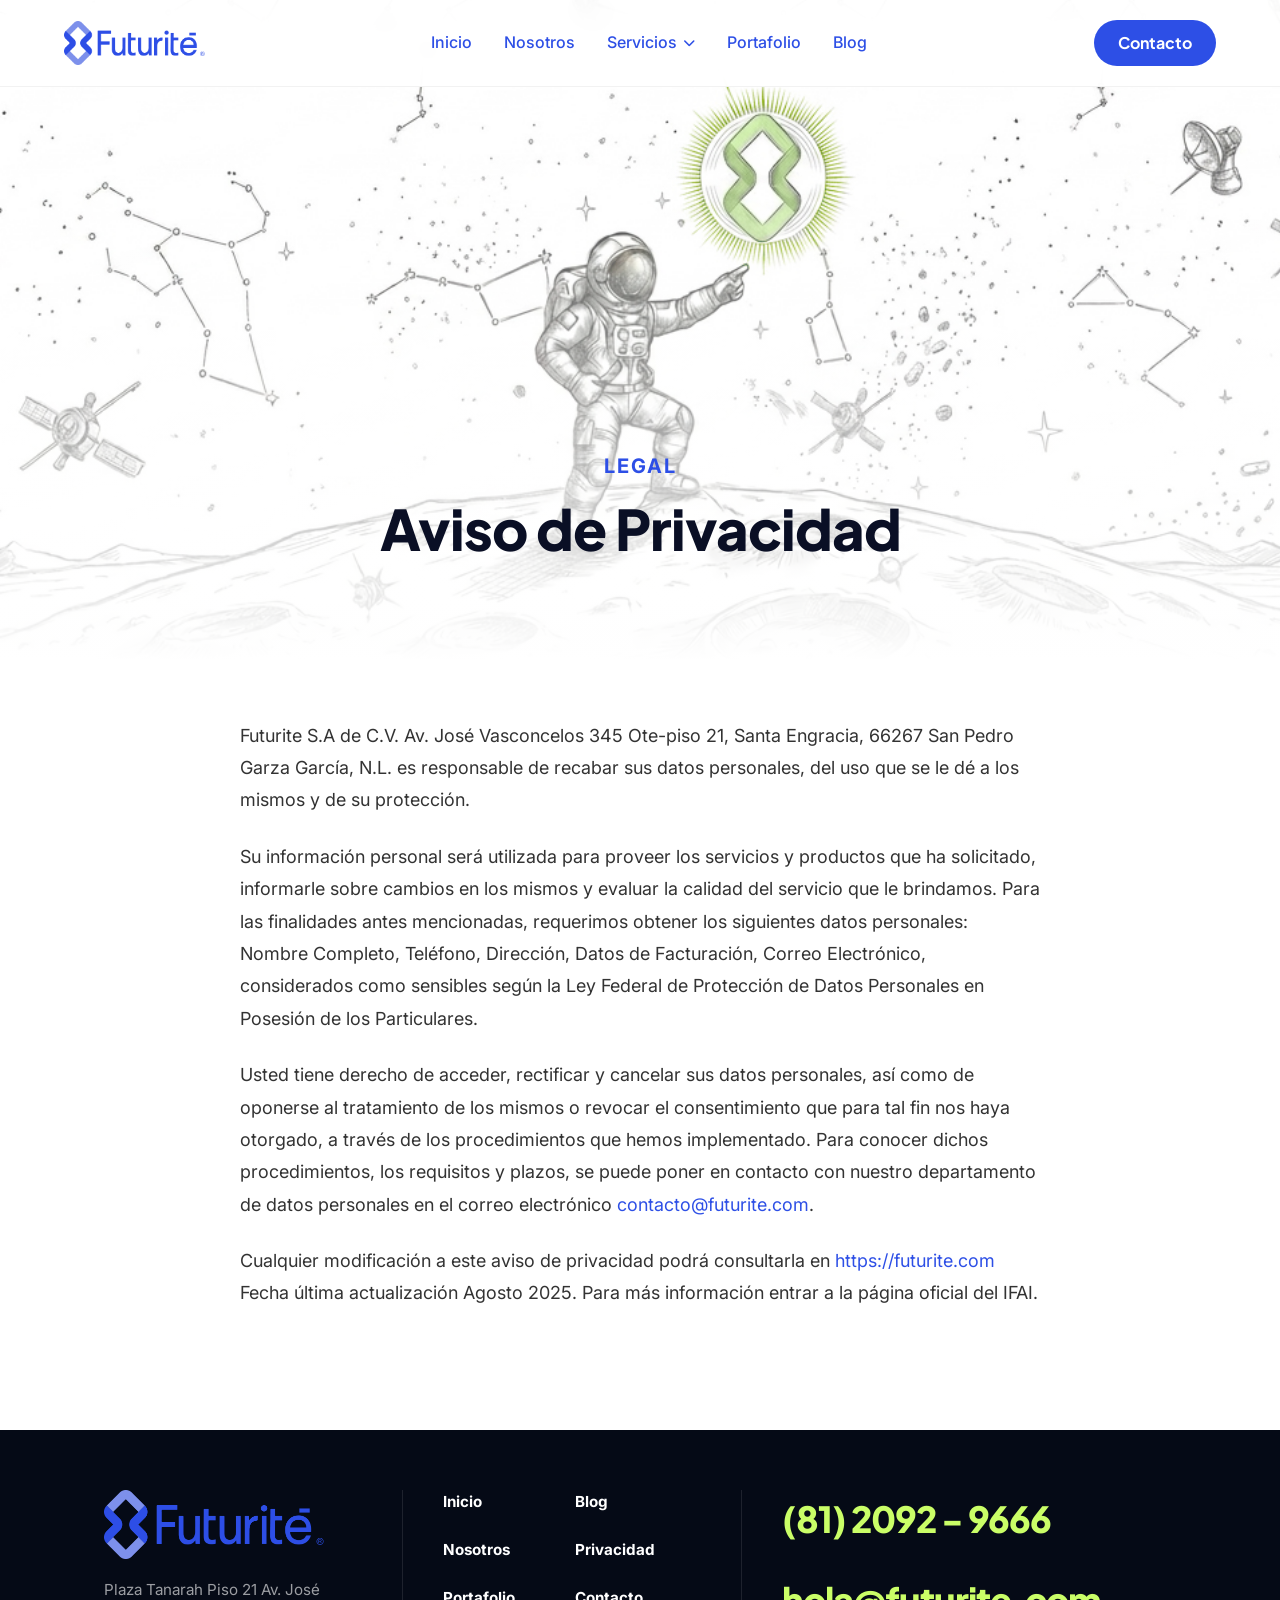
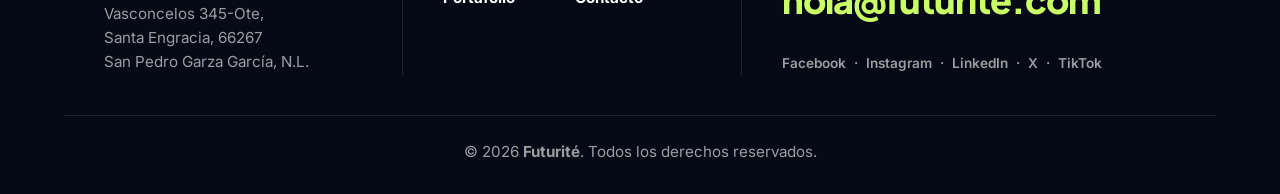
<file: privacidad.html>
<!DOCTYPE html>
<html lang="es">

<head>
    <meta charset="UTF-8">
    <meta name="viewport" content="width=device-width, initial-scale=1.0">
    <title>Aviso de Privacidad | Futurité - Agencia de Marketing Digital y Tecnología</title>
    <meta name="description"
        content="Aviso de privacidad de Futurité. Conoce cómo protegemos y utilizamos tus datos personales de acuerdo con la ley aplicable en México.">

    <link rel="preconnect" href="https://fonts.googleapis.com">
    <link rel="preconnect" href="https://fonts.gstatic.com" crossorigin>
    <link
        href="https://fonts.googleapis.com/css2?family=Inter:wght@400;500;600&family=Plus+Jakarta+Sans:wght@500;600;700;800&display=swap"
        rel="stylesheet">
    <link rel="stylesheet" href="https://cdnjs.cloudflare.com/ajax/libs/font-awesome/6.4.0/css/all.min.css">
    <link rel="stylesheet" href="style.css">
    <link rel="icon" type="image/png" href="./assets/favicon.png">
</head>

<body style="background: url('./assets/bg_nosotros.jpg') center -70px/cover fixed no-repeat;">

    <!-- Header Navigation (Minimal) -->
    <header class="navbar" style="background: rgba(255, 255, 255, 0.95);">
        <div class="container nav-container">
            <div class="logo">
                <a href="index.html">
                    <img src="./assets/logo_futurite_ch.png" alt="Futurité" class="nav-logo-img">
                </a>
            </div>
            <nav class="nav-links">
                <a href="index.html#home">Inicio</a>
                <a href="nosotros.html">Nosotros</a>
                <div class="nav-dropdown">
                    <a href="index.html#servicios" class="dropdown-toggle"
                        style="display:flex; align-items:center; gap:6px;">Servicios <i class="fa-solid fa-chevron-down"
                            style="font-size: 0.75rem;"></i></a>
                    <ul class="dropdown-menu">
                        <li><a href="agencia-de-redes-sociales.html">Redes Sociales</a></li>
                        <li><a href="agencia-de-google-ads.html">Google Ads</a></li>
                        <li><a href="agencia-seo.html">SEO</a></li>
                        <li><a href="desarrollo-aplicaciones-moviles.html">APP'S</a></li>
                        <li><a href="comercio-electronico.html">Comercio Electrónico</a></li>
                        <li><a href="marketing-medico.html">Marketing médico</a></li>
                    </ul>
                </div>
                <a href="portafolio.html">Portafolio</a>
                <a href="https://futurite.com/blog-marketing-digital/" target="_blank" rel="noopener noreferrer">Blog</a>
                <!-- Mobile ONLY Button -->
                <a href="contacto.html" class="btn btn-primary nav-btn-mobile">Contacto</a>
            </nav>
            <a href="contacto.html" class="btn btn-primary nav-btn">Contacto</a>
            <!-- Hamburger Toggle -->
            <button class="mobile-menu-btn" aria-label="Abrir Menú"><i class="fa-solid fa-bars"></i></button>
        </div>
    </header>

    <!-- H1 Header Section -->
    <section class="nosotros-header"
        style="position: relative; padding: 450px 0 100px; text-align: center; background: linear-gradient(to bottom, rgba(255, 255, 255, 0) 0%, rgba(255, 255, 255, 1) 100%); color: var(--clr-base); overflow: hidden;">
        <div class="container" style="position: relative; z-index: 2;">
            <span
                style="display: block; font-size: 1.25rem; color: var(--clr-primary); font-weight: 700; letter-spacing: 2px; text-transform: uppercase; margin-bottom: 16px;">Legal</span>
            <h1
                style="font-size: clamp(2rem, 5vw, 3.5rem); max-width: 900px; margin: 0 auto; font-family: var(--font-heading); font-weight: 800; letter-spacing: -1px; line-height: 1.1;">
                Aviso de Privacidad</h1>
        </div>
    </section>

    <!-- Main Content Wrapper (White Background) -->
    <main
        style="background-color: var(--clr-base); border-radius: 0; padding: 60px 0 120px; box-shadow: 0 -20px 40px rgba(0,0,0,0.1); min-height: 50vh;">

        <section class="container">
            <div style="max-width: 800px; margin: 0 auto; line-height: 1.8; color: #333; font-size: 1.125rem;">
                <p style="margin-bottom: 24px;">Futurite S.A de C.V. Av. José Vasconcelos 345 Ote-piso 21, Santa Engracia, 66267 San Pedro Garza García, N.L. es responsable de recabar sus datos personales, del uso que se le dé a los mismos y de su protección.</p>
                
                <p style="margin-bottom: 24px;">Su información personal será utilizada para proveer los servicios y productos que ha solicitado, informarle sobre cambios en los mismos y evaluar la calidad del servicio que le brindamos. Para las finalidades antes mencionadas, requerimos obtener los siguientes datos personales: Nombre Completo, Teléfono, Dirección, Datos de Facturación, Correo Electrónico, considerados como sensibles según la Ley Federal de Protección de Datos Personales en Posesión de los Particulares.</p>
                
                <p style="margin-bottom: 24px;">Usted tiene derecho de acceder, rectificar y cancelar sus datos personales, así como de oponerse al tratamiento de los mismos o revocar el consentimiento que para tal fin nos haya otorgado, a través de los procedimientos que hemos implementado. Para conocer dichos procedimientos, los requisitos y plazos, se puede poner en contacto con nuestro departamento de datos personales en el correo electrónico <a href="mailto:contacto@futurite.com" style="color: var(--clr-primary); text-decoration: none;">contacto@futurite.com</a>.</p>
                
                <p>Cualquier modificación a este aviso de privacidad podrá consultarla en <a href="https://futurite.com" style="color: var(--clr-primary); text-decoration: none;">https://futurite.com</a> Fecha última actualización Agosto 2025. Para más información entrar a la página oficial del IFAI.</p>
            </div>
        </section>

    </main>

    <!-- Footer -->
    <footer class="footer-alt">
        <div class="container">
            <div class="footer-alt-grid">

                <!-- Left Column -->
                <div class="footer-alt-col footer-alt-brand">
                    <img src="./assets/logo_futurite_ch.png" alt="Futurité" class="footer-alt-logo">
                    <p class="footer-alt-desc">
                        Plaza Tanarah Piso 21 Av. José Vasconcelos 345-Ote,<br>
                        Santa Engracia, 66267<br>
                        San Pedro Garza García, N.L.
                    </p>
                </div>

                <!-- Middle Column -->
                <div class="footer-alt-col footer-alt-links">
                    <div class="footer-links-col">
                        <a href="index.html#home">Inicio</a>
                        <a href="nosotros.html">Nosotros</a>
                        <a href="portafolio.html">Portafolio</a>
                    </div>
                    <div class="footer-links-col">
                        <a href="https://futurite.com/blog-marketing-digital/" target="_blank" rel="noopener noreferrer">Blog</a>
                        <a href="privacidad.html">Privacidad</a>
                        <a href="contacto.html">Contacto</a>
                    </div>
                </div>

                <!-- Right Column -->
                <div class="footer-alt-col footer-alt-contact">
                    <a href="tel:8120929666" class="footer-big-link">(81) 2092 - 9666</a>
                    <a href="mailto:hola@futurite.com" class="footer-big-link">hola@futurite.com</a>

                    <div class="footer-alt-socials">
                        <a href="https://www.facebook.com/Futurite/" target="_blank" rel="noopener noreferrer">Facebook</a> &middot;
                        <a href="https://www.instagram.com/futurite/" target="_blank" rel="noopener noreferrer">Instagram</a> &middot;
                        <a href="https://mx.linkedin.com/company/futurite" target="_blank" rel="noopener noreferrer">LinkedIn</a> &middot;
                        <a href="https://x.com/Futurite" target="_blank" rel="noopener noreferrer">X</a> &middot;
                        <a href="https://www.tiktok.com/@futurite_oficial" target="_blank" rel="noopener noreferrer">TikTok</a>
                    </div>
                </div>

            </div>

            <div class="footer-alt-bottom">
                <p>&copy; 2026 <strong>Futurité</strong>. Todos los derechos reservados.</p>
            </div>
        </div>
    </footer>

    <script src="script.js"></script>
</body>

</html>
</file>
<file: style.css>
/* === FUTURITÉ 2026 DESIGN SYSTEM === */
:root {
    /* Colors */
    --clr-primary: #2D4FE6;   /* Vibrant Blue */
    --clr-accent: #CAFE67;    /* Lime Green */
    --clr-base: #FFFFFF;      /* Snow White */
    --clr-contrast: #0A0F25;  /* Night Blue */
    --clr-text: #333333;      /* Dark Gray for readable body text */
    --clr-muted: #6B7280;     /* Muted gray */

    /* Typography */
    --font-heading: 'Plus Jakarta Sans', sans-serif;
    --font-body: 'Inter', 'Manrope', sans-serif;
    
    /* Spacing & Layout */
    --section-pad: 120px 0;
    --container-width: 1200px;

    /* Effects */
    --transition-fast: 0.2s ease;
    --transition-smooth: 0.6s cubic-bezier(0.22, 1, 0.36, 1);
    --shadow-soft: 0 20px 40px rgba(10, 15, 37, 0.05);
    --shadow-float: 0 30px 60px rgba(45, 79, 230, 0.15);
    --border-radius-lg: 24px;
    --border-radius-md: 16px;
}

/* === RESET & GLOBAL === */
* {
    margin: 0;
    padding: 0;
    box-sizing: border-box;
}

html {
    scroll-behavior: smooth;
    overflow-x: hidden;
    scroll-padding-top: 100px;
}

body {
    font-family: var(--font-body);
    font-size: 16px;
    line-height: 1.6;
    color: var(--clr-text);
    background-color: var(--clr-base);
    overflow-x: hidden;
}

h1, h2, h3, h4, .hero-title {
    font-family: var(--font-heading);
    color: var(--clr-contrast);
    line-height: 1.2;
}

h2 {
    font-size: 3rem;
    font-weight: 800;
    margin-bottom: 1.5rem;
    letter-spacing: -1px;
}

h3 {
    font-size: 1.5rem;
    font-weight: 700;
    margin-bottom: 1rem;
}

a {
    text-decoration: none;
    color: inherit;
}

/* Typography Utilities */
.text-gradient {
    background: linear-gradient(135deg, var(--clr-primary), #6B8BFF);
    -webkit-background-clip: text;
    -webkit-text-fill-color: transparent;
    background-clip: text;
}

.text-white { color: var(--clr-base) !important; }

.title-container {
    text-align: center;
    max-width: 800px;
    margin: 0 auto;
    padding-bottom: 24px;
}

.section-subtitle {
    font-size: 1.125rem;
    color: var(--clr-muted);
    margin-bottom: 24px;
}

/* === LAYOUT === */
.container {
    max-width: var(--container-width);
    margin: 0 auto;
    padding: 0 24px;
}

/* === COMPONENTS === */
/* Buttons */
.btn {
    display: inline-flex;
    align-items: center;
    justify-content: center;
    padding: 16px 32px;
    font-family: var(--font-heading);
    font-weight: 700;
    font-size: 1.125rem;
    border-radius: 100px;
    transition: var(--transition-smooth);
    cursor: pointer;
    border: none;
    position: relative;
    overflow: hidden;
}

.btn-lime {
    background-color: var(--clr-accent);
    color: var(--clr-contrast);
}

.btn-lime:hover {
    transform: translateY(-4px);
    box-shadow: 0 15px 30px rgba(202, 254, 103, 0.4);
}

.btn-primary {
    background-color: var(--clr-primary);
    color: var(--clr-base);
}

.btn-primary:hover {
    transform: translateY(-2px);
    box-shadow: 0 10px 20px rgba(45, 79, 230, 0.3);
}

.btn-outline {
    background: transparent;
    border: 2px solid var(--clr-primary);
    color: var(--clr-primary);
}

.btn-outline:hover {
    background: var(--clr-primary);
    color: var(--clr-base);
}

.btn-text {
    font-family: var(--font-heading);
    font-weight: 700;
    color: var(--clr-primary);
    display: inline-flex;
    gap: 8px;
}
.btn-text:hover {
    gap: 12px;
}

/* Setup Reveal Anim */
[data-reveal] {
    opacity: 0;
    transform: translateY(30px);
    transition: var(--transition-smooth);
}
[data-reveal].revealed {
    opacity: 1;
    transform: translateY(0);
}

/* === NAVIGATION === */
.navbar {
    position: fixed;
    top: 0;
    left: 0;
    width: 100%;
    background: rgba(255, 255, 255, 0.85);
    backdrop-filter: blur(12px);
    -webkit-backdrop-filter: blur(12px);
    z-index: 1000;
    padding: 20px 0;
    border-bottom: 1px solid rgba(0,0,0,0.05);
    transition: var(--transition-fast);
}

.nav-container {
    display: flex;
    justify-content: space-between;
    align-items: center;
}

.nav-logo-img {
    height: 44px; /* Scaled cleanly for the navigation bar */
    width: auto;
    display: block;
    transition: var(--transition-fast);
}
.nav-logo-img:hover {
    opacity: 0.8;
}

.nav-links {
    display: flex;
    gap: 32px;
}

.nav-links a {
    font-weight: 500;
    color: var(--clr-primary); /* Primary blue to match screenshot */
    transition: var(--transition-fast);
}

.nav-links a:hover {
    opacity: 0.8;
}

/* Dropdown specific */
.nav-dropdown {
    position: relative;
    display: flex;
    align-items: center;
}

.dropdown-menu {
    position: absolute;
    top: 100%;
    left: 0;
    background: var(--clr-base);
    min-width: 220px;
    box-shadow: 0 10px 40px rgba(0,0,0,0.1);
    border-radius: var(--border-radius-sm);
    padding: 10px 0;
    opacity: 0;
    visibility: hidden;
    transform: translateY(15px);
    transition: all var(--transition-fast);
    list-style: none;
    margin-top: 10px;
}

.nav-dropdown:hover .dropdown-menu {
    opacity: 1;
    visibility: visible;
    transform: translateY(0);
}

.dropdown-menu li a {
    display: block;
    padding: 10px 24px;
    color: var(--clr-text);
    font-weight: 500;
    font-size: 0.95rem;
    transition: var(--transition-fast);
}

.dropdown-menu li a:hover {
    background: rgba(45, 79, 230, 0.05);
    color: var(--clr-primary);
    padding-left: 28px; /* Smooth indent hover */
}

.nav-btn {
    padding: 10px 24px;
    font-size: 1rem;
}

.nav-btn-mobile {
    display: none;
}

.mobile-menu-btn {
    display: none;
    background: none;
    border: none;
    font-size: 1.5rem;
    color: var(--clr-primary);
    cursor: pointer;
    z-index: 1001;
}

/* Navbar Responsive Queries */
@media(max-width: 900px) {
    .mobile-menu-btn {
        display: block;
    }

    .nav-btn {
        display: none; /* Ocultar el botón original en mobile */
    }

    .nav-btn-mobile {
        display: inline-block;
        margin-top: 32px;
    }

    .nav-links {
        position: fixed;
        top: 0;
        right: -100%;
        width: 100%;
        height: 100vh;
        background: var(--clr-base);
        flex-direction: column;
        justify-content: center;
        align-items: center;
        transition: right var(--transition-smooth);
        z-index: 1000;
        gap: 24px;
    }

    .nav-links.active {
        right: 0;
    }

    .nav-links a {
        font-size: 1.4rem;
    }
    
    .nav-dropdown {
        flex-direction: column;
    }
    
    .dropdown-menu {
        position: static;
        box-shadow: none;
        opacity: 1;
        visibility: visible;
        transform: translateY(0);
        display: none;
        text-align: center;
        padding-top: 16px;
    }

    /* Mostrar menú al hacer hover o al activar clase para mobile */
    .nav-dropdown:hover .dropdown-menu {
        display: block;
    }
    
    .dropdown-menu li a {
        font-size: 1.1rem;
        padding: 12px 24px;
    }
}

/* === 1. HERO SECTION === */
.hero {
    position: relative;
    padding: 180px 0 100px;
    min-height: 100vh;
    display: flex;
    align-items: center;
    background-color: var(--clr-base);
    overflow: hidden;
}

/* Creative Moving Background Video */
.hero-video-wrapper {
    position: absolute;
    top: 0;
    left: 0;
    width: 100vw;
    height: 100%;
    z-index: 0;
    overflow: hidden;
    pointer-events: none;
}

.hero-video-media {
    width: 100%;
    height: 100%;
    object-fit: cover;
    filter: blur(8px); /* Reduced blur to avoid browser compositor crash / invisibility */
    opacity: 0.5; /* Increased opacity to make it visibly apparent */
    transform: scale(1.05); /* Lighter scale */
}

.hero-video-overlay {
    position: absolute;
    top: 0;
    left: 0;
    width: 100%;
    height: 100%;
    /* Let the video breathe more on the right */
    background: linear-gradient(90deg, var(--clr-base) 0%, rgba(255,255,255,0.4) 50%, rgba(255,255,255,0) 100%);
    z-index: 1;
}

.hero-bg-glow {
    position: absolute;
    top: 50%;
    right: 0;
    width: 80vw;
    height: 80vw;
    min-width: 1000px;
    min-height: 1000px;
    background: radial-gradient(circle, rgba(45, 79, 230, 0.5) 0%, rgba(45, 79, 230, 0) 70%); /* Lightened the opacity slightly for a gentler aura */
    border-radius: 50%;
    transform: translate(20%, -50%); /* Anchor heavily into the right quadrant */
    z-index: 2; /* Middle layer: ABOVE pulse, BELOW astronaut */
    pointer-events: none;
    filter: blur(80px); /* Massive blur for a true glowing aura effect */
}

.hero-visual-right {
    position: absolute;
    top: 0;
    right: 0;
    width: 50vw;
    height: 100%;
    display: flex;
    align-items: center;
    justify-content: flex-end; /* Push elements to the right edge */
    z-index: 0;
    pointer-events: none;
}

.hero-bg-img {
    position: absolute;
    right: 0;
    top: 0;
    bottom: 0;
    height: 100%;
    aspect-ratio: 1; /* Guarantees the width keeps up with 100% height to form a perfect box */
    min-width: 600px;
    background-image: url('./assets/home-img-header.png');
    background-size: contain;
    background-repeat: no-repeat;
    background-position: right bottom; /* Anchored to sit flush on the bottom baseline */
    z-index: 3;
    transform: translateX(50%); /* Moved back further right */
}

.hero-visual-right .radar-circle {
    position: absolute;
    right: 0%; /* Aligned to hide just a fraction of the central icon behind the astronaut's form */
    margin: 0;
    z-index: 1;
    opacity: 0.8;
}

.hero-container {
    position: relative;
    z-index: 10; /* Ensures ALL text is unconditionally above the mega graphics layer */
    display: flex;
    align-items: center;
    justify-content: flex-start;
    /* Forced overrides to break out of the 1200px max-width wrapper */
    max-width: 100% !important;
    margin: 0 5rem !important;
    padding: 0 !important;
}

.hero-content {
    max-width: 700px; /* Slightly wider to accommodate bold statements nicely */
    text-align: left;
}

.hero-title {
    font-size: 4.5rem;
    font-weight: 800;
    margin-bottom: 24px;
}

.hero-subtitle {
    font-size: 1.25rem;
    color: var(--clr-muted);
    margin-bottom: 40px;
    max-width: 90%;
}

.hero-actions {
    display: flex;
    flex-direction: column;
    gap: 24px;
}

.trust-badges {
    display: flex;
    gap: 40px; /* Increased the separation spacing significantly per user feedback */
    align-items: center;
}

.partner-logo {
    height: 70px; /* Scaled up for better readability and authority */
    width: auto;
    object-fit: contain;
    mix-blend-mode: multiply; /* Helps the logos look natural against the white background if they aren't fully transparent */
}

/* Hero Graphic Mockup */
.hero-graphic {
    position: relative;
}

.glass-card {
    background: rgba(255, 255, 255, 0.6);
    backdrop-filter: blur(20px);
    border: 1px solid rgba(255,255,255,0.8);
    border-radius: var(--border-radius-lg);
    padding: 24px;
    box-shadow: var(--shadow-float);
    transform: perspective(1000px) rotateY(-5deg) rotateX(5deg);
    animation: float 6s ease-in-out infinite;
}

@keyframes float {
    0% { transform: perspective(1000px) rotateY(-5deg) rotateX(5deg) translateY(0); }
    50% { transform: perspective(1000px) rotateY(-5deg) rotateX(5deg) translateY(-20px); }
    100% { transform: perspective(1000px) rotateY(-5deg) rotateX(5deg) translateY(0); }
}

.card-header {
    display: flex;
    gap: 8px;
    margin-bottom: 24px;
}

.dot {
    width: 12px; height: 12px; border-radius: 50%;
}
.dot.primary { background: var(--clr-primary); }
.dot.lime { background: var(--clr-accent); }

.trend-label {
    display: inline-block;
    background: rgba(202, 254, 103, 0.2);
    color: #557700;
    padding: 6px 12px;
    border-radius: 6px;
    font-weight: 700;
    margin-bottom: 20px;
}

.chart-mockup {
    display: flex;
    align-items: flex-end;
    gap: 12px;
    height: 150px;
}

.bar {
    flex: 1;
    background: var(--clr-primary);
    border-radius: 6px 6px 0 0;
    opacity: 0;
    animation: chartRise 1s cubic-bezier(0.22, 1, 0.36, 1) forwards;
}

.bar-1 { height: 30%; animation-delay: 0.1s; }
.bar-2 { height: 45%; animation-delay: 0.2s; }
.bar-3 { height: 60%; animation-delay: 0.3s; }
.bar-4 { height: 35%; animation-delay: 0.4s; }
.bar-5 { height: 90%; background: var(--clr-accent); animation-delay: 0.5s; }

@keyframes chartRise {
    from { height: 0; opacity: 0; }
    to { opacity: 1; }
}

/* === 2. SERVICIOS SECT === */
.servicios {
    padding: var(--section-pad);
    background: #F8F9FA;
}

.servicios-grid {
    display: grid;
    grid-template-columns: repeat(3, 1fr);
    grid-auto-rows: minmax(300px, auto);
    gap: 0;
    margin: 60px 5rem 0 5rem;
    border-radius: var(--border-radius-lg);
    box-shadow: var(--shadow-float);
    overflow: hidden;
}

.servicio-card {
    padding: 50px 40px;
    transition: var(--transition-smooth);
    display: flex;
    flex-direction: column;
    justify-content: center;
    position: relative;
    overflow: hidden;
    color: var(--clr-base);
    border-radius: 0; /* flat edges */
}

/* Hover Effect without translation so it stays flush */
.servicio-card::before {
    content: '';
    position: absolute;
    top: 0; left: 0; right: 0; bottom: 0;
    background: rgba(255,255,255,0.08); /* slight brightness overlay */
    opacity: 0;
    transition: var(--transition-fast);
}
.servicio-card:hover::before { opacity: 1; }

/* Asymmetric Masonry Mapping */
.servicio-card:nth-child(1) { 
    grid-column: span 2; 
    background-color: var(--clr-contrast); 
    color: var(--clr-base);
}
.servicio-card:nth-child(2) { 
    grid-column: span 1; 
    grid-row: span 2; 
    background-color: var(--clr-primary); 
    color: var(--clr-base);
}
.servicio-card:nth-child(3) { 
    grid-column: span 2; 
    background-color: var(--clr-accent); 
    color: var(--clr-contrast);
}
.servicio-card:nth-child(4) { 
    background-color: var(--clr-base); 
    color: var(--clr-contrast);
}
.servicio-card:nth-child(5) { 
    background-color: var(--clr-contrast); 
    color: var(--clr-base);
}
.servicio-card:nth-child(6) { 
    background-color: #4A6CFF; /* Lighter blue to break the vertical visual bar */
    color: var(--clr-base);
}

.servicio-card:hover {
    z-index: 10;
}

.servicio-card h3 {
    font-size: 1.5rem;
    position: relative;
    z-index: 1;
    color: inherit; /* inherit from the card's text color */
}

.servicio-card p {
    font-size: 1rem;
    position: relative;
    z-index: 1;
    color: inherit;
    opacity: 0.9;
}

.sv-icon {
    font-size: 2.5rem;
    margin-bottom: 24px;
    display: inline-flex;
    align-items: center;
    justify-content: center;
    width: 64px;
    height: 64px;
    background: rgba(0, 0, 0, 0.08); /* adaptive background */
    border-radius: 16px;
    color: inherit;
}
.servicio-card:nth-child(1) .sv-icon,
.servicio-card:nth-child(2) .sv-icon,
.servicio-card:nth-child(5) .sv-icon,
.servicio-card:nth-child(6) .sv-icon {
    background: rgba(255, 255, 255, 0.1);
}
.asym-medium .sv-icon {
    background: rgba(255,255,255,0.1);
}

/* === 3. SECCION "SABEMOS DE..." === */
.formula-section {
    padding: var(--section-pad);
    background-color: var(--clr-contrast);
    color: var(--clr-base);
    text-align: center;
    position: relative;
    overflow: hidden;
}

.formula-container {
    position: relative;
    z-index: 1;
    display: grid;
    grid-template-columns: 1fr 1fr;
    gap: 60px;
    align-items: center;
    margin: 0 5rem; /* El ensanche solicitado */
}

.formula-box {
    margin: 60px 0;
    padding: 40px 60px;
    background: rgba(255, 255, 255, 0.03);
    border: 1px solid rgba(255,255,255,0.1);
    border-radius: var(--border-radius-lg);
    backdrop-filter: blur(10px);
}

.formula-equation {
    display: flex;
    align-items: center;
    justify-content: flex-start;
    gap: 24px;
    font-family: var(--font-heading);
    font-size: 2rem;
    font-weight: 800;
}

.math-op {
    color: var(--clr-accent);
}

.result-text {
    font-size: 2.5rem;
}

.lime-glow {
    color: var(--clr-accent);
    text-shadow: 0 0 20px rgba(202, 254, 103, 0.3);
}

.formula-copy {
    font-size: 1.5rem;
    max-width: 800px;
    color: rgba(255,255,255,0.8);
    font-style: italic;
}
.formula-copy strong {
    color: var(--clr-base);
}

/* === 4. POR QUÉ INVERTIR === */
.why-invest {
    padding: var(--section-pad);
}

.why-container {
    display: grid;
    grid-template-columns: 1fr 1fr;
    gap: 80px;
    align-items: center;
}

.lead-text {
    font-size: 1.5rem;
    font-weight: 500;
    color: var(--clr-contrast);
    margin-bottom: 24px;
}

.why-text p {
    margin-bottom: 32px;
    font-size: 1.125rem;
}

.market-stats {
    display: flex;
    justify-content: space-between;
    gap: 40px;
    margin-top: 60px;
    text-align: center;
}

.market-stat {
    flex: 1;
    background: var(--clr-base);
    padding: 60px 40px;
    border-radius: 24px;
    border: 1px solid rgba(45, 79, 230, 0.05);
    box-shadow: 0 10px 40px rgba(45, 79, 230, 0.08); /* Soft glowing aura */
    transition: transform 0.4s cubic-bezier(0.165, 0.84, 0.44, 1), box-shadow 0.4s cubic-bezier(0.165, 0.84, 0.44, 1);
}

.market-stat:hover {
    transform: translateY(-10px);
    box-shadow: 0 20px 60px rgba(45, 79, 230, 0.18); /* Stronger glow on hover */
}

.market-stat h3 {
    font-family: var(--font-heading);
    color: var(--clr-primary);
    font-size: 4rem;
    font-weight: 800;
    margin-bottom: 16px;
    line-height: 1;
    letter-spacing: -2px;
    white-space: nowrap;
}

.market-stat p {
    color: var(--clr-muted);
    font-size: 1rem;
    margin-bottom: 0;
}

.radar-circle {
    width: 120vh;
    height: 120vh;
    min-width: 1200px;
    min-height: 1200px;
    border-radius: 50%;
    border: 1px solid rgba(45, 79, 230, 0.1); /* Subtle large outer border */
    position: relative;
    margin: 0 auto;
}

.radar-logo-center {
    position: absolute;
    top: 50%;
    left: 50%;
    transform: translate(-50%, -50%);
    z-index: 10;
    width: 80px; /* Reduced as requested for a tighter core aesthetic */
    display: flex;
    justify-content: center;
    align-items: center;
}

.radar-logo-center img {
    width: 100%;
    height: auto;
    object-fit: contain;
    filter: drop-shadow(0 0 20px rgba(255,255,255,0.6));
}

.radar-dot {
    position: absolute;
    top: 50%; left: 50%;
    transform: translate(-50%, -50%);
    width: 20px; height: 20px;
    background: var(--clr-primary);
    border-radius: 50%;
}

.shadow-1, .shadow-2 {
    background: transparent;
    border: 2px solid var(--clr-primary);
    animation: ripple 3s infinite;
}

.shadow-1 { animation-delay: 0.5s; width: 100%; height: 100%; }
.shadow-2 { animation-delay: 1.5s; width: 100%; height: 100%; }

@keyframes ripple {
    0% { width: 20px; height: 20px; opacity: 0.8; }
    100% { width: 120vh; height: 120vh; opacity: 0; }
}

/* === 4.5 NORTH STAR BADGE === */
.north-star-wrapper {
    position: absolute; /* Lock to the top border of the section it sits in */
    top: 0;
    left: 0;
    width: 100%;
    z-index: 100; /* Ensure it floats over other section boundaries */
    display: flex;
    justify-content: center;
}

.ns-badge {
    position: absolute;
    top: -105px; /* Pull it up exactly half its height so it overlaps the border symmetrically */
    width: 210px;
    height: 210px;
    background: var(--clr-base); /* Crisp white center */
    border-radius: 50%; /* Perfect circle */
    display: flex;
    justify-content: center;
    align-items: center;
    z-index: 1; /* Establish stacking context so child fillets can tuck behind the background */
    /* Box shadow removed to allow the CSS fillets to merge organically */
}

/* Fillets for the organic S-curve sweep cutout */
.ns-fillet-left, .ns-fillet-right {
    position: absolute;
    top: 50%;
    width: 40px; /* Extended to 40px to overlap interior */
    height: 30px;
    pointer-events: none; /* Ignore clicks */
    z-index: -1; /* Tuck perfectly behind the main white badge circle */
}

.ns-fillet-left {
    left: -26px;
    /* Draws a box that is white on the top-right, transparent on bottom-left */
    background: radial-gradient(circle at 0% 100%, transparent 30px, var(--clr-base) 30.5px);
}

.ns-fillet-right {
    right: -26px;
    /* Draws a box that is white on the top-left, transparent on bottom-right */
    background: radial-gradient(circle at 100% 100%, transparent 30px, var(--clr-base) 30.5px);
}

.ns-svg {
    position: absolute;
    width: 100%;
    height: 100%;
    animation: ns-rotate 25s linear infinite; /* Slow, hypnotic spin */
}

@keyframes ns-rotate {
    0% { transform: rotate(0deg); }
    100% { transform: rotate(360deg); }
}

.ns-svg text {
    font-family: var(--font-heading);
    font-size: 13px;
    font-weight: 800;
    letter-spacing: 2px;
    fill: var(--clr-primary); /* Brand blue for the text */
}

.ns-icon-wrapper {
    position: relative;
    font-size: 2.8rem;
    color: var(--clr-accent); /* Vibrant lime green astronaut */
    z-index: 2;
}


/* === 5. PORTAFOLIO & CLIENTES === */
.portafolio {
    padding: var(--section-pad);
    background: var(--clr-primary); /* Vibrant Blue Base */
    position: relative;
}

.portafolio::before {
    content: '';
    position: absolute;
    inset: 0;
    background: url('./assets/bg_luna.webp') center/cover no-repeat;
    opacity: 0.2; /* 20% Texture Opacity */
    pointer-events: none;
    z-index: 0;
}

.portafolio .container {
    position: relative;
    z-index: 2;
}

.portfolio-header {
    text-align: center;
    margin-bottom: 60px;
}

.portfolio-header h2,
.portfolio-header p {
    color: var(--clr-base); /* High contrast white text for the blue bg */
}

/* Masonry Gallery */
.portfolio-gallery {
    column-count: 3;
    column-gap: 50px;
}

.portfolio-item {
    break-inside: avoid;
    margin-bottom: 50px;
    border-radius: 12px;
    overflow: hidden;
    position: relative;
    box-shadow: var(--shadow-soft);
    background-color: var(--clr-base);
    transition: transform var(--transition-fast);
}

.portfolio-item:hover {
    transform: translateY(-8px);
}

.portfolio-item img {
    width: 100%;
    height: auto;
    display: block;
    border-radius: 12px;
}

.portfolio-overlay {
    position: absolute;
    inset: 0;
    pointer-events: none;
    background: linear-gradient(to top, rgba(0,0,0,0.8) 0%, rgba(0,0,0,0) 40%);
    border-radius: 12px;
}

.portfolio-badge {
    position: absolute;
    top: 20px;
    left: 20px;
    background-color: var(--clr-accent);
    color: var(--clr-contrast);
    padding: 6px 14px;
    font-size: 0.75rem;
    font-weight: 700;
    border-radius: 20px;
    z-index: 10;
}

.portfolio-title {
    position: absolute;
    bottom: 24px;
    left: 24px;
    color: #fff;
    font-size: 1.1rem;
    font-weight: 700;
    font-family: var(--font-heading);
    z-index: 10;
    margin: 0;
}

/* Marquee */
.clients-marquee {
    overflow: hidden;
    width: 100%;
    padding: 40px 0;
    background: var(--clr-accent); /* Vibrant Green Background */
}

.marquee-title {
    text-align: center;
    font-weight: 700;
    color: var(--clr-contrast); /* Dark text for contrast against green */
    margin-bottom: 32px;
}

.marquee-track {
    display: flex;
    width: max-content;
    animation: marqueeScroll 180s linear infinite; /* Extremely slow, elegant pacing */
}

.marquee-content {
    display: flex;
    gap: 80px;
    padding: 0 40px;
    align-items: center; /* Center differing heights */
}

.client-logo-img {
    height: 60px; /* Standardize height */
    width: auto;
    object-fit: contain;
    filter: grayscale(100%) opacity(0.6); /* Desaturate for professional vibe */
    transition: var(--transition-fast);
}

.client-logo-img:hover {
    filter: grayscale(0%) opacity(1);
}

@keyframes marqueeScroll {
    from { transform: translateX(0); }
    to { transform: translateX(-50%); }
}

/* === 6. STATS DE CONFIANZA === */
.stats {
    padding: 100px 0;
    background: var(--clr-contrast);
    color: var(--clr-base);
}

.stats-container {
    display: flex;
    justify-content: space-around;
    text-align: center;
    flex-wrap: wrap;
    gap: 40px;
}

.stat-item {
    flex: 1;
    min-width: 250px;
}

.stat-number {
    font-family: var(--font-heading);
    font-size: 5rem;
    font-weight: 800;
    color: var(--clr-accent);
    line-height: 1;
    margin-bottom: 16px;
}

.stat-label {
    font-size: 1.125rem;
    opacity: 0.8;
}

/* === FOOTER === */
.footer {
    background: #050814;
    color: #fff;
    padding: 40px 0;
    text-align: center;
}
.footer-bottom {
    opacity: 0.6;
    font-size: 0.9rem;
}

/* === MEDIA QUERIES === */
@media(max-width: 992px) {
    .why-container, .formula-container {
        grid-template-columns: 1fr;
        text-align: center;
        margin: 0; /* Clear the 5rem margin for mobile */
        padding: 0 24px;
    }
    .hero-container {
        justify-content: center; /* Center the text container */
        margin: 0 24px !important; /* Remove 5rem margin on mobile */
    }
    .hero-content { 
        text-align: center; 
        max-width: 100%;
    }
    .hero-title { font-size: 3.5rem; }
    .hero-subtitle { margin: 0 auto 40px; }
    .hero-actions { align-items: center; }

    /* Responsive Hero Visuals: Become a watermark on small screens */
    .hero-visual-right {
        width: 100%;
    }
    .hero-bg-img {
        transform: translateX(0);
        background-position: center;
        opacity: 0.15; /* Turn astronaut into watermark so text is readable */
        min-width: 0;
    }
    .hero-visual-right .radar-circle {
        right: auto;
        transform: none;
        width: 500px;
        height: 500px;
        min-width: 0;
        min-height: 0;
    }

    .formula-equation { flex-wrap: wrap; }
    .featured-case { grid-template-columns: 1fr; }
    
    .servicios-grid { 
        grid-template-columns: repeat(2, 1fr); 
        margin: 60px 24px 0 24px; /* Adjust 5rem down to a padding size */
    }
    .servicio-card:nth-child(1),
    .servicio-card:nth-child(2),
    .servicio-card:nth-child(3),
    .servicio-card:nth-child(4),
    .servicio-card:nth-child(5),
    .servicio-card:nth-child(6) {
        grid-column: span 1;
        grid-row: span 1;
    }
}

@media(max-width: 768px) {
    h2 { font-size: 2.25rem; }
    .hero-title { font-size: 2.5rem; }
    .nav-links { display: none; }
    
    .servicios-grid { 
        grid-template-columns: 1fr; 
        margin: 40px 16px 0 16px; /* Tighter padding for mobile */
    }
    .market-stats {
        flex-direction: column;
        gap: 40px;
    }
    .stats-new-container {
        grid-template-columns: 1fr;
        gap: 60px;
    }
    .stats-new-title-col h2 {
        font-size: 4rem !important;
    }
    .stat-row {
        flex-direction: column;
        align-items: flex-start;
        gap: 16px;
        padding: 32px 0;
    }
    .stat-desc {
        text-align: left;
        max-width: 100%;
        color: var(--clr-muted);
    }
}

/* === NEW ASYMMETRIC STATS SECTION === */
.stats-new {
    background-color: var(--clr-contrast); /* Deep dark background */
    padding: 120px 0;
    color: var(--clr-base);
}

.stats-new-container {
    display: grid;
    grid-template-columns: 1fr 1.2fr;
    gap: 80px;
    align-items: flex-start;
}

.stat-row {
    display: flex;
    justify-content: space-between;
    align-items: center;
    padding: 40px 0;
    border-bottom: 1px solid rgba(255,255,255,0.1); /* Light divider for dark background */
}

.stat-row:first-child {
    padding-top: 0;
}

.stat-row:last-child {
    border-bottom: none;
    padding-bottom: 0;
}

.stat-big {
    font-size: 6.5rem;
    font-weight: 800;
    font-family: var(--font-heading);
    line-height: 1;
    color: var(--clr-accent); /* Lime green numbers */
    letter-spacing: -3px;
    display: flex;
    align-items: baseline;
    flex-shrink: 0;
}

.stat-big .symbol {
    font-size: 3rem;
    font-weight: 700;
    margin-left: 4px;
}

.stat-desc {
    font-size: 1rem;
    color: var(--clr-base);
    opacity: 0.9;
    max-width: 280px;
    text-align: right;
    line-height: 1.4;
    font-weight: 500;
}

/* === 6. FAQ SECTION === */
.faq-section {
    font-family: var(--font-body);
}

.faq-item {
    border-bottom: 1px solid rgba(0,0,0,0.1);
    border-top: 1px solid rgba(0,0,0,0.1);
    margin-top: -1px; /* collapse double borders */
}

.faq-question {
    list-style: none; /* Hide default arrow */
    cursor: pointer;
    font-size: 1.1rem;
    font-weight: 700;
    color: var(--clr-contrast); /* Changed to black/dark for visual weight */
    padding: 32px 0;
    position: relative;
    padding-right: 40px; /* Make space for the new + icon */
    transition: opacity var(--transition-fast);
}

.faq-question::-webkit-details-marker {
    display: none; /* hides arrow in safari webkit */
}

/* Accordion PLUS sign indicator */
.faq-question::after {
    content: '+';
    position: absolute;
    right: 0;
    top: 50%;
    transform: translateY(-50%);
    font-size: 1.5rem;
    font-weight: 400;
    color: var(--clr-accent);
    transition: transform var(--transition-fast);
}

.faq-answer {
    padding-bottom: 32px;
}

.faq-answer p {
    font-size: 0.95rem;
    line-height: 1.8;
    color: var(--clr-contrast);
    opacity: 0.9; /* Slight mute */
    margin-bottom: 24px;
}

.faq-answer p:last-child {
    margin-bottom: 0;
}

.faq-answer a {
    color: #4B90FF; /* Soft digital blue for links */
    text-decoration: underline;
}

.faq-item[open] .faq-question {
    color: var(--clr-contrast);
    font-weight: 700;
}

.faq-item[open] .faq-question::after {
    content: '−'; /* Change to mathematical minus when open */
    transform: translateY(-50%) rotate(180deg); /* Small animation pop */
}

.faq-question:hover {
    opacity: 0.7;
}

@media(max-width: 900px) {
    .portfolio-gallery {
        column-count: 2;
    }
}

@media(max-width: 600px) {
    .portfolio-gallery {
        column-count: 1;
    }
}
/* === FOOTER CREATIVO === */
.footer-alt {
    background-color: #050a16; /* Dark Space Blue */
    color: var(--clr-base);
    padding: 60px 0 30px;
    font-family: var(--font-body);
}

.footer-alt-grid {
    display: grid;
    grid-template-columns: 1fr 1fr 1.4fr;
    border-bottom: 1px solid rgba(255,255,255,0.1);
    padding-bottom: 40px;
    margin-bottom: 24px;
}

.footer-alt-col {
    position: relative;
    display: flex;
    flex-direction: column;
}

.footer-alt-col:nth-child(1) {
    padding: 0 40px;
    border-right: 1px solid rgba(255,255,255,0.1);
}

.footer-alt-col:nth-child(2) {
    padding: 0 40px;
    border-right: 1px solid rgba(255,255,255,0.1);
}

.footer-alt-col:nth-child(3) {
    padding-left: 40px;
}

.footer-alt-brand {
    justify-content: space-between;
    align-items: flex-start; /* Stops flex column from horizontally distorting the logo */
}

.footer-alt-logo {
    width: 220px; /* Healthy responsive sizing */
    height: auto;
    max-width: 100%;
    display: block;
    transition: transform var(--transition-smooth);
}

.footer-alt-desc {
    color: var(--clr-base);
    opacity: 0.6;
    font-size: 0.95rem;
    line-height: 1.6;
    margin: 0;
    margin-top: auto; /* Push to bottom to align with socials */
}

/* Middle Col Links */
.footer-alt-links {
    flex-direction: row !important;
    justify-content: flex-start;
    gap: 60px;
}

.footer-links-col {
    display: flex;
    flex-direction: column;
    gap: 24px;
}

.footer-links-col a {
    color: var(--clr-base);
    font-weight: 700;
    font-size: 0.95rem;
    text-decoration: none;
    transition: var(--transition-fast);
}

.footer-links-col a:hover {
    color: var(--clr-primary);
}

/* Right Col Huge Links */
.footer-alt-contact {
    justify-content: flex-start;
    gap: 24px;
}

.footer-big-link {
    font-size: 2.25rem;
    font-weight: 800;
    color: var(--clr-accent); /* Vibrant Matrix Green */
    text-decoration: none;
    font-family: var(--font-heading);
    letter-spacing: -1px;
    position: relative;
    display: inline-block;
    align-self: flex-start;
    transition: var(--transition-fast);
}

.footer-big-link:hover {
    opacity: 0.8;
}

.footer-alt-socials {
    margin-top: auto; /* push to bottom to align with address */
    color: var(--clr-base);
    opacity: 0.6;
    font-size: 0.85rem;
    font-weight: 600;
    display: flex;
    gap: 8px;
    flex-wrap: wrap;
}

.footer-alt-socials a {
    color: inherit;
    text-decoration: none;
    transition: var(--transition-fast);
}

.footer-alt-socials a:hover {
    color: var(--clr-accent);
    opacity: 1;
}

.footer-alt-bottom {
    text-align: center;
    color: var(--clr-base);
    opacity: 0.6;
    font-size: 0.95rem;
}

.footer-alt-bottom strong {
    color: var(--clr-base);
    font-weight: 700;
}

@media(max-width: 992px) {
    .footer-alt-grid {
        grid-template-columns: 1fr;
        gap: 60px;
    }
    
    .footer-alt-col {
        padding: 0 !important;
        border-right: none !important;
    }
    
    .footer-alt-links {
        justify-content: space-between;
        gap: 20px;
    }
    
    .footer-big-link {
        font-size: 1.8rem;
    }
}

.portfolio-full-width {
    margin: 60px 5rem 0 5rem;
}
@media(max-width: 992px) {
    .portfolio-full-width { margin: 60px 24px 0 24px; }
}
@media(max-width: 768px) {
    .portfolio-full-width { margin: 40px 16px 0 16px; }
}

/* Map filters for styling the map widget */
.map-container {
    filter: invert(100%) hue-rotate(180deg) contrast(1.1);
}
</file>
